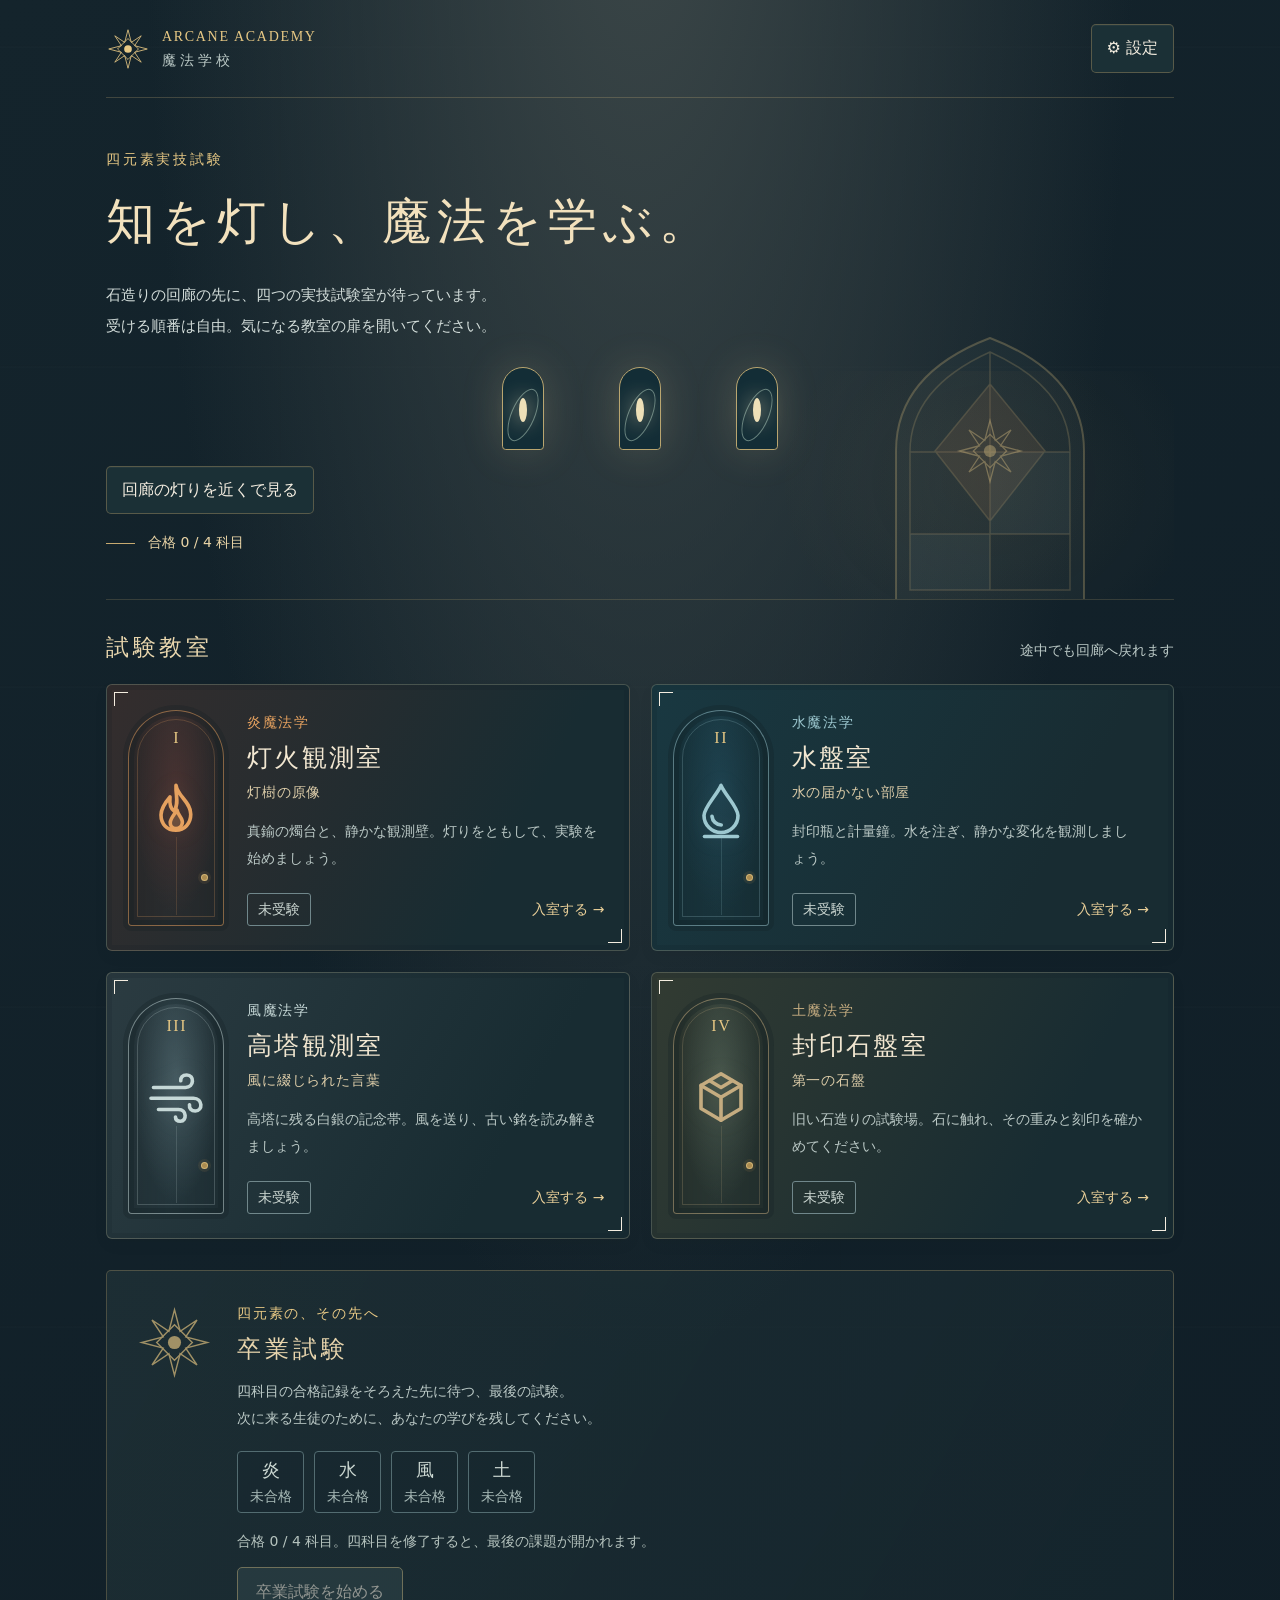
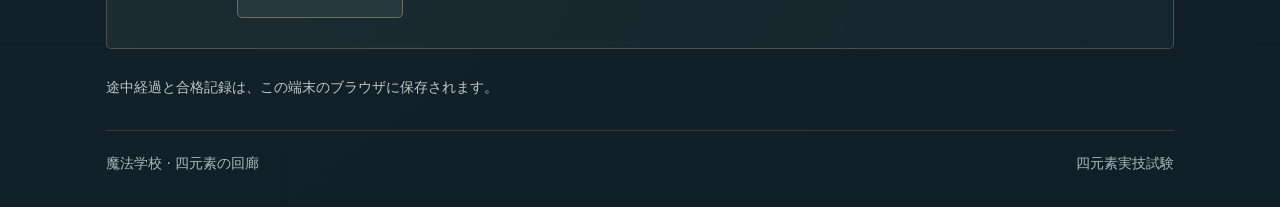
<file: index.html>
<!doctype html>
<html lang="ja">
<head>
<meta charset="utf-8">
<meta name="viewport" content="width=device-width,initial-scale=1,viewport-fit=cover">
<meta name="theme-color" content="#14242c">
<meta name="description" content="魔法学校の四元素実技試験。学院の回廊から教室を選び、観察と実験を始めよう。">
<title>魔法学校｜四元素実技試験</title>
<link rel="stylesheet" href="academy-preview-hall.css?v=1">
<link rel="stylesheet" href="academy-studio-sfx.css?v=1">
<script src="academy-studio-sfx.js?v=1" defer></script>
<link rel="stylesheet" href="academy-statistics.css?v=1">
<script src="academy-statistics-config.js?v=1" defer></script><script src="academy-statistics.js?v=1" defer></script>
<script src="water-insight-model.js?v=1" defer></script>
<script src="academy-preview-progress.js?v=3" defer></script>
<link rel="stylesheet" href="academy-element-icons.css?v=1">
<script src="academy-element-icons.js?v=1" defer></script>
<link rel="stylesheet" href="academy-graduation.css?v=3">
<script src="graduation-magic-model.js?v=1" defer></script><script src="graduation-state.js?v=1" defer></script><script src="academy-graduation.js?v=4" defer></script>
</head>
<body class="academy-hall" data-academy-room="hall">
<svg class="hall-sprite" xmlns="http://www.w3.org/2000/svg" aria-hidden="true">
<symbol id="academy-star" viewBox="0 0 80 80"><path d="M40 5 46 28 64 16 52 34 75 40 52 46 64 64 46 52 40 75 34 52 16 64 28 46 5 40 28 34 16 16 34 28Z" fill="none" stroke="currentColor" stroke-width="1.5"/><path d="m40 21 19 19-19 19-19-19Z" fill="none" stroke="currentColor" stroke-width="1.5"/><circle cx="40" cy="40" r="7" fill="currentColor"/></symbol>
<symbol id="hall-fire" viewBox="0 0 80 100"><path d="M42 8c4 23 23 31 23 51 0 21-13 33-27 33S14 81 14 64c0-13 8-24 15-33-1 14 1 20 7 24C48 40 35 27 42 8Z" fill="currentColor" fill-opacity=".2" stroke="currentColor" stroke-width="2"/><path d="M40 59c-9 12-13 16-10 24 3 9 16 10 21 1 5-8-4-17-11-25Z" fill="currentColor" fill-opacity=".8"/><path d="M22 95h36" stroke="currentColor" stroke-width="2"/></symbol>
<symbol id="hall-water" viewBox="0 0 80 100"><path d="M40 10C32 27 16 42 16 59a24 24 0 0 0 48 0c0-17-16-32-24-49Z" fill="currentColor" fill-opacity=".13" stroke="currentColor" stroke-width="2"/><path d="M25 58c0 10 6 18 15 18M11 87q29 10 58 0M17 94q23 7 46 0" fill="none" stroke="currentColor" stroke-width="2" stroke-linecap="round"/></symbol>
<symbol id="hall-wind" viewBox="0 0 80 100"><path d="M11 37h39c19 0 19-23 4-23-7 0-12 6-11 12M8 49h56c15 0 15 19 2 19-6 0-9-4-9-8M17 61h19c17 0 16 22 2 22-6 0-10-4-10-9" fill="none" stroke="currentColor" stroke-width="2.2" stroke-linecap="round"/><path d="m22 9 4 7-4 7-4-7Zm-9 74 3 6-3 6-3-6Z" fill="currentColor" fill-opacity=".6"/></symbol>
<symbol id="hall-earth" viewBox="0 0 80 100"><path d="m14 72 10-39 27-8 15 19-5 32-25 11Z" fill="currentColor" fill-opacity=".15" stroke="currentColor" stroke-width="2"/><path d="m24 33 12 17 30-6M36 50v37M14 72l22-22M51 25 36 50M14 93h52" fill="none" stroke="currentColor" stroke-width="1.5"/><path d="m49 57 6 7-6 7-6-7Z" fill="currentColor" fill-opacity=".65"/></symbol>
</svg>
<a class="skip-link" href="#classrooms">教室選択へ進む</a>
<div class="hall-shell">
<header class="hall-header">
<a class="academy-wordmark" href="index.html" aria-label="魔法学校・試験一覧"><svg viewBox="0 0 80 80" aria-hidden="true"><use href="#academy-star"/></svg><span>ARCANE ACADEMY<span class="wordmark-sub">魔法学校</span></span></a>
<button class="hall-settings" type="button" data-settings>⚙ 設定</button>
</header>
<main>
<section class="hall-hero" aria-labelledby="hall-title">
<div class="hero-window" aria-hidden="true"><svg viewBox="0 0 240 300"><path d="M26 278V125Q26 48 120 12q94 36 94 113v153Z" fill="#b6c6bb" fill-opacity=".045" stroke="#cfb478" stroke-opacity=".35" stroke-width="2"/><path d="M40 264V126q0-64 80-100 80 36 80 100v138ZM120 26v238M40 126h160M40 208h160M120 58l55 67-55 70-55-70Z" fill="none" stroke="#cfb478" stroke-opacity=".25" stroke-width="1.5"/><path d="m120 58 55 67-55 70-55-70Z" fill="#8b634c" fill-opacity=".22"/><path d="M40 208h80v56H40ZM120 126h80v82h-80Z" fill="#698e91" fill-opacity=".1"/><use href="#academy-star" x="85" y="90" width="70" height="70" color="#d5bc80" opacity=".5"/></svg></div>
<p class="hall-overline">四元素実技試験</p>
<h1 id="hall-title">知を灯し、<br class="hero-break">魔法を学ぶ。</h1>
<p class="hall-intro">石造りの回廊の先に、四つの実技試験室が待っています。<br class="wide-break">受ける順番は自由。気になる教室の扉を開いてください。</p>
<div class="hall-welcome-lights" role="img" aria-label="回廊を照らす三つの灯り"><span class="welcome-lantern"></span><span class="welcome-lantern"></span><span class="welcome-lantern"></span><span class="welcome-lantern mine" hidden></span></div>
<p><button type="button" class="hall-settings" id="inspectWelcomeLights">回廊の灯りを近くで見る</button></p>
<div class="hall-summary" role="status" aria-live="polite"><span class="summary-rule" aria-hidden="true"></span><span id="academy-progress">合格記録を確認しています</span></div>
</section>
<section class="classroom-section" id="classrooms" aria-labelledby="classroom-title">
<div class="section-heading"><h2 id="classroom-title">試験教室</h2><p>途中でも回廊へ戻れます</p></div>
<div class="classroom-grid">
<a class="classroom-door door-fire" id="fire-door" href="fire-studio.html" aria-labelledby="fire-title fire-subtitle">
<div class="door-arch" aria-hidden="true"><span class="door-number">I</span><svg viewBox="0 0 80 100"><use href="#hall-fire"/></svg><span class="door-knob"></span></div>
<div class="door-content"><div class="door-subject">炎魔法学</div><h3 id="fire-title">灯火観測室</h3><p class="door-subtitle" id="fire-subtitle">灯樹の原像</p><p class="door-description">真鍮の燭台と、静かな観測壁。灯りをともして、実験を始めましょう。</p><div class="door-bottom"><span class="door-status" id="fire-status">未受験</span><span class="door-action" id="fire-action">入室する <span aria-hidden="true">→</span></span></div></div>
</a>
<a class="classroom-door door-water" id="water-door" href="water-insight-experiment.html" aria-labelledby="water-title water-subtitle">
<div class="door-arch" aria-hidden="true"><span class="door-number">II</span><svg viewBox="0 0 80 100"><use href="#hall-water"/></svg><span class="door-knob"></span></div>
<div class="door-content"><div class="door-subject">水魔法学</div><h3 id="water-title">水盤室</h3><p class="door-subtitle" id="water-subtitle">水の届かない部屋</p><p class="door-description">封印瓶と計量鐘。水を注ぎ、静かな変化を観測しましょう。</p><div class="door-bottom"><span class="door-status" id="water-status">未受験</span><span class="door-action" id="water-action">入室する →</span></div></div>
</a>
<a class="classroom-door door-wind" id="wind-door" href="wind-ribbon-experiment.html" aria-labelledby="wind-title wind-subtitle">
<div class="door-arch" aria-hidden="true"><span class="door-number">III</span><svg viewBox="0 0 80 100"><use href="#hall-wind"/></svg><span class="door-knob"></span></div>
<div class="door-content"><div class="door-subject">風魔法学</div><h3 id="wind-title">高塔観測室</h3><p class="door-subtitle" id="wind-subtitle">風に綴じられた言葉</p><p class="door-description">高塔に残る白銀の記念帯。風を送り、古い銘を読み解きましょう。</p><div class="door-bottom"><span class="door-status" id="wind-status">未受験</span><span class="door-action" id="wind-action">入室する →</span></div></div>
</a>
<a class="classroom-door door-earth" id="earth-door" href="earth-studio.html" aria-labelledby="earth-title earth-subtitle">
<div class="door-arch" aria-hidden="true"><span class="door-number">IV</span><svg viewBox="0 0 80 100"><use href="#hall-earth"/></svg><span class="door-knob"></span></div>
<div class="door-content"><div class="door-subject">土魔法学</div><h3 id="earth-title">封印石盤室</h3><p class="door-subtitle" id="earth-subtitle">第一の石盤</p><p class="door-description">旧い石造りの試験場。石に触れ、その重みと刻印を確かめてください。</p><div class="door-bottom"><span class="door-status" id="earth-status">未受験</span><span class="door-action" id="earth-action">入室する <span aria-hidden="true">→</span></span></div></div>
</a>
</div>
</section>
<section id="graduation-exam" class="graduation-panel" aria-labelledby="graduation-title">
<div class="graduation-mark" aria-hidden="true"><svg viewBox="0 0 80 80"><use href="#academy-star"/></svg></div>
<div class="graduation-copy"><p class="hall-overline">四元素の、その先へ</p><h2 id="graduation-title">卒業試験</h2><p>四科目の合格記録をそろえた先に待つ、最後の試験。<br>次に来る生徒のために、あなたの学びを残してください。</p><div class="subject-seals" aria-label="四科目の合格状況"><span id="fire-seal" data-seal="fire">炎<span class="seal-state">未合格</span></span><span id="water-seal" data-seal="water">水<span class="seal-state">未合格</span></span><span id="wind-seal" data-seal="wind">風<span class="seal-state">未合格</span></span><span id="earth-seal" data-seal="earth">土<span class="seal-state">未合格</span></span></div><p class="graduation-note" id="graduation-note">四つの試験室に入室できます。</p><button type="button" class="academy-graduation-entry" id="enterGraduation" disabled>卒業試験を始める</button><div class="graduation-replay" id="hallGraduationReplayArea" hidden><button type="button" class="academy-graduation-entry" id="hallGraduationReplay" hidden disabled>卒業画面をもう一度見る</button></div></div>
</section>
<p class="hall-save-note" id="hall-save-note">途中経過と合格記録は、この端末のブラウザに保存されます。</p>
</main>
<footer class="hall-footer"><span>魔法学校 · 四元素の回廊</span><span>四元素実技試験</span></footer>
</div>
<noscript><p class="hall-noscript">教室へはそのまま入室できます。進行状況の表示にはJavaScriptが必要です。</p></noscript>
</body>
</html>
</file>
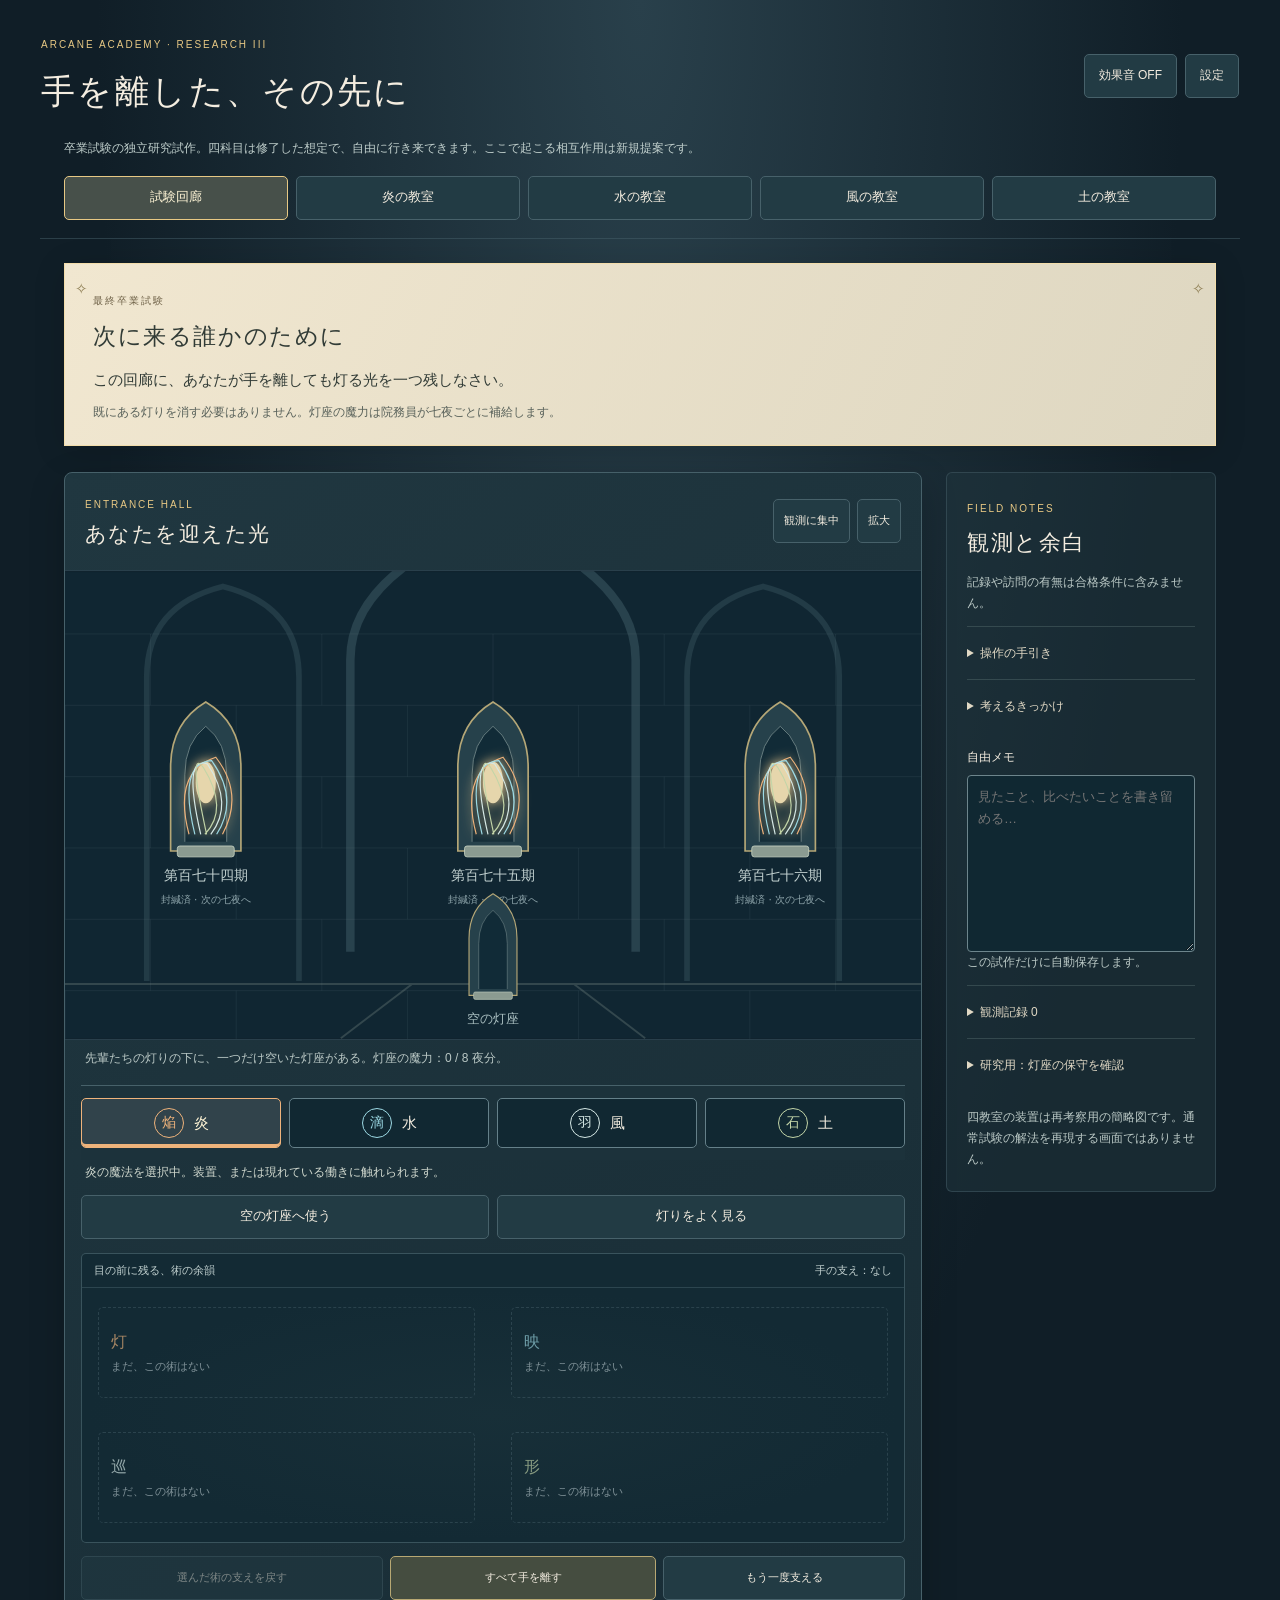
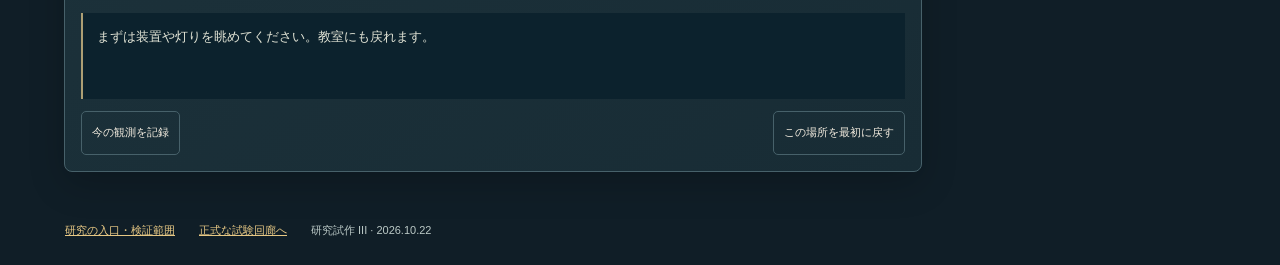
<file: research/graduation-magic-v3/index.html>
<!doctype html>
<html lang="ja">
<head>
 <meta charset="utf-8"><meta name="viewport" content="width=device-width,initial-scale=1">
 <meta name="theme-color" content="#14242c"><meta name="robots" content="noindex">
 <title>手を離した、その先に — 魔法学校・卒業試験 研究試作 III</title>
 <link rel="stylesheet" href="style.css?v=graduation-celebration-1">
 <script defer src="../../wind-ribbon-data.js"></script><script defer src="../../wind-ribbon-model.js"></script>
 <script defer src="magic-model.js"></script><script defer src="graduation-screen.js?v=1"></script><script defer src="app.js?v=graduation-celebration-1"></script>
</head>
<body>
 <header class="site-head"><div><span class="eyebrow">ARCANE ACADEMY · RESEARCH III</span><h1>手を離した、その先に</h1></div><div class="settings"><button id="sound" type="button" aria-pressed="false">効果音 OFF</button><button id="settings" type="button">設定</button></div></header>
 <p class="research-note">卒業試験の独立研究試作。四科目は修了した想定で、自由に行き来できます。ここで起こる相互作用は新規提案です。</p>
 <nav class="rooms" aria-label="研究する場所"><button data-room="hall" aria-current="page">試験回廊</button><button data-room="fire">炎の教室</button><button data-room="water">水の教室</button><button data-room="wind">風の教室</button><button data-room="earth">土の教室</button></nav>
 <main>
  <section class="assignment" aria-labelledby="taskTitle"><span class="eyebrow" id="roomKicker">最終卒業試験</span><h2 id="taskTitle">次に来る誰かのために</h2><p id="taskText">この回廊に、あなたが手を離しても灯る光を一つ残しなさい。</p><p class="small" id="taskAside">既にある灯りを消す必要はありません。灯座の魔力は院務員が七夜ごとに補給します。</p></section>
  <div class="play-layout">
   <section class="workbench" aria-label="魔法の観測台">
    <div class="scene-head"><div><span class="eyebrow" id="sceneKicker">ENTRANCE HALL</span><h3 id="sceneTitle">あなたを迎えた光</h3></div><div class="scene-tools"><button id="focusBench" type="button" aria-pressed="false">観測に集中</button><button id="zoom" type="button">拡大</button></div></div>
    <div id="apparatus" class="apparatus"></div>
    <div id="deviceControls" class="device-controls"></div>
    <p id="deviceCaption" class="device-caption"></p>
    <div class="spell-dock" role="group" aria-label="魔法選択">
     <button data-spell="fire" aria-pressed="true"><span class="sigil">焔</span>炎</button><button data-spell="water" aria-pressed="false"><span class="sigil">滴</span>水</button><button data-spell="wind" aria-pressed="false"><span class="sigil">羽</span>風</button><button data-spell="earth" aria-pressed="false"><span class="sigil">石</span>土</button>
    </div>
    <p id="castInstruction" class="cast-instruction">魔法を選び、触れたいものをタップしてください。</p>
    <div class="target-actions"><button id="castObject" type="button">灯座へ魔法を使う</button><button id="inspect" type="button">灯りをよく見る</button></div>
    <div class="trace-workspace"><div class="trace-title"><span>目の前に残る、術の余韻</span><span id="handState">手の支え</span></div><div id="traceBoard" class="trace-board"><svg id="threads" viewBox="0 0 660 310" preserveAspectRatio="none" aria-hidden="true"></svg><div id="traces" class="traces"></div></div></div>
    <div class="hand-controls"><button id="selectedSupport" type="button">選んだ術の支えを離す</button><button id="release" type="button" class="major">すべて手を離す</button><button id="hold" type="button">もう一度支える</button></div>
    <p id="status" role="status" aria-live="polite" class="status">まずは装置や灯りを眺めてください。教室にも戻れます。</p>
    <div class="graduation-replay" hidden><button type="button" data-replay-graduation>卒業画面をもう一度見る</button></div>
    <div class="bench-foot"><button id="record" type="button">今の観測を記録</button><button id="resetRoom" type="button">この場所を最初に戻す</button></div>
   </section>
   <aside class="journal"><span class="eyebrow">FIELD NOTES</span><h2>観測と余白</h2><p class="small">記録や訪問の有無は合格条件に含みません。</p><details id="help"><summary>操作の手引き</summary><p>魔法を選んで、装置や目に見える働きをタップします。自分が支えている術には「手」の印が付きます。ひとつだけ支えを離し、どの変化が残るか比べることもできます。</p><p>淡い四角は、まだその魔法を使っていない場所です。時間の経過を待つ必要はありません。「観測に集中」で操作台を画面内にまとめられます。</p></details><details><summary>考えるきっかけ</summary><button data-hint="1">手がかり 1</button><button data-hint="2">手がかり 2</button><button data-hint="3">手がかり 3</button><p id="hintText"></p></details><label for="notes">自由メモ</label><textarea id="notes" rows="7" maxlength="8000" placeholder="見たこと、比べたいことを書き留める…"></textarea><p id="saveStatus" class="small">この試作だけに自動保存します。</p><details><summary>観測記録 <span id="recordCount">0</span></summary><ol id="records"></ol></details><details><summary>研究用：灯座の保守を確認</summary><p>閉じた術にも燃料の限りがあります。八夜分を蓄え、学院は七夜ごとに補給します。これは時間待ちの仕掛けではありません。</p><button id="night">一夜後の灯座を観測</button><p id="chargeReadout">回廊の灯座を選ぶと確認できます。</p></details><p class="small source-note">四教室の装置は再考察用の簡略図です。通常試験の解法を再現する画面ではありません。</p></aside>
  </div>
  <section id="graduation" class="graduation" hidden><span class="eyebrow">ONE MORE LIGHT</span><h2>あなたが手を離しても。</h2><p>今、あなたの光が、回廊に加わりました。</p><div class="new-light-row"><span>これまでの灯り</span><i></i><i></i><i></i><i class="mine"></i><span>あなたの灯り</span></div><p class="small">訪問履歴ではなく、いま残っている魔法の状態で成立しました。先輩の灯りは、そのままです。</p><button id="arrival" type="button">次の生徒の目で、入口を見る</button><div id="nextArrival" hidden><p class="arrival-line">「入学おめでとう。ようこそ、魔法学校へ。」</p><p>入口から見上げると、四つの光があなたを迎えています。</p></div></section>
 </main>
 <footer><a href="README.md">研究の入口・検証範囲</a><a href="../../index.html">正式な試験回廊へ</a><span>研究試作 III · 2026.10.22</span></footer>
 <dialog id="settingsDialog"><h2>この試作の設定</h2><label><input type="checkbox" id="reduced"> 動きを減らす</label><p>動きを止めても、観測後の形と文章は残ります。</p><button id="resetAll">この試作の記録をすべて消す</button><button data-close="settingsDialog">閉じる</button></dialog>
 <dialog id="inspectDialog"><h2 id="inspectTitle">灯りの内側</h2><div id="inspectContent"></div><button data-close="inspectDialog">閉じる</button></dialog>
 <dialog id="zoomDialog" class="zoom-dialog"><h2 id="zoomTitle">装置・拡大</h2><div id="zoomContent"></div><button data-close="zoomDialog">閉じる</button></dialog>
 <dialog id="graduationScreen" class="graduation-screen" aria-labelledby="graduationTitle" aria-describedby="graduationMessage" aria-busy="false" data-phase="closed" tabindex="-1">
  <div id="graduationObservation" class="graduation-observation" hidden>
   <div id="graduationObservedScene" class="graduation-observed-scene"></div>
   <p role="status">手を離しても、光は残っています。</p>
  </div>
  <div id="graduationReady" class="graduation-ready" hidden>
   <div class="graduation-portrait" aria-hidden="true">
    <svg viewBox="0 0 800 290" focusable="false">
     <defs><radialGradient id="graduationHalo"><stop stop-color="#ead8a7" stop-opacity=".38"/><stop offset="1" stop-color="#ead8a7" stop-opacity="0"/></radialGradient></defs>
     <path d="M45 282V118Q45 40 125 10Q205 40 205 118V282M295 282V106Q295 20 400-25Q505 20 505 106V282M595 282V118Q595 40 675 10Q755 40 755 118V282" fill="none" stroke="#66858b" stroke-opacity=".3" stroke-width="4"/>
     <path d="M0 282H800" stroke="#84938b" stroke-opacity=".4"/>
     <g class="alumni-lights" fill="none" stroke="#adac8c" stroke-width="1.5">
      <path d="M104 242V132Q104 101 125 86Q146 101 146 132V242ZM365 242V113Q365 72 400 49Q435 72 435 113V242ZM654 242V132Q654 101 675 86Q696 101 696 132V242Z"/>
     </g>
     <g fill="url(#graduationHalo)"><ellipse cx="125" cy="164" rx="75" ry="100"/><ellipse cx="400" cy="139" rx="115" ry="145"/><ellipse cx="675" cy="164" rx="75" ry="100"/></g>
     <g fill="#e2d1a3"><ellipse cx="125" cy="165" rx="7" ry="18"/><ellipse cx="400" cy="142" rx="10" ry="25"/><ellipse cx="675" cy="165" rx="7" ry="18"/></g>
     <g class="graduate-light"><ellipse cx="545" cy="208" rx="98" ry="100" fill="url(#graduationHalo)"/><path d="M520 264V204Q520 172 545 155Q570 172 570 204V264Z" fill="#203b42" stroke="#e5d3a2" stroke-width="2"/><path d="M533 255Q507 202 545 178Q583 202 557 255" fill="none" stroke="#9ddae5"/><path d="M537 257Q563 224 541 186" fill="none" stroke="#c3d5a8"/><path d="M548 257Q574 221 551 183" fill="none" stroke="#d6e9e6"/><ellipse cx="545" cy="217" rx="8" ry="22" fill="#fff1bf"/><path d="M523 266H567" stroke="#e5d3a2" stroke-width="5"/></g>
    </svg>
   </div>
   <span class="eyebrow">ARCANE ACADEMY · GRADUATION</span>
   <h2 id="graduationTitle" tabindex="-1">卒業おめでとうございます</h2>
   <p id="graduationMessage">あなたの灯した光が、次の生徒を迎えます。</p>
   <div class="graduation-actions"><a id="shareGraduation" class="graduation-share" target="_blank" rel="noopener noreferrer">Xで卒業を報告する</a><button id="returnToStudy" type="button">試験室に戻る</button></div>
  </div>
  <div class="graduation-curtain" aria-hidden="true"></div>
 </dialog>
</body>
</html>
</file>
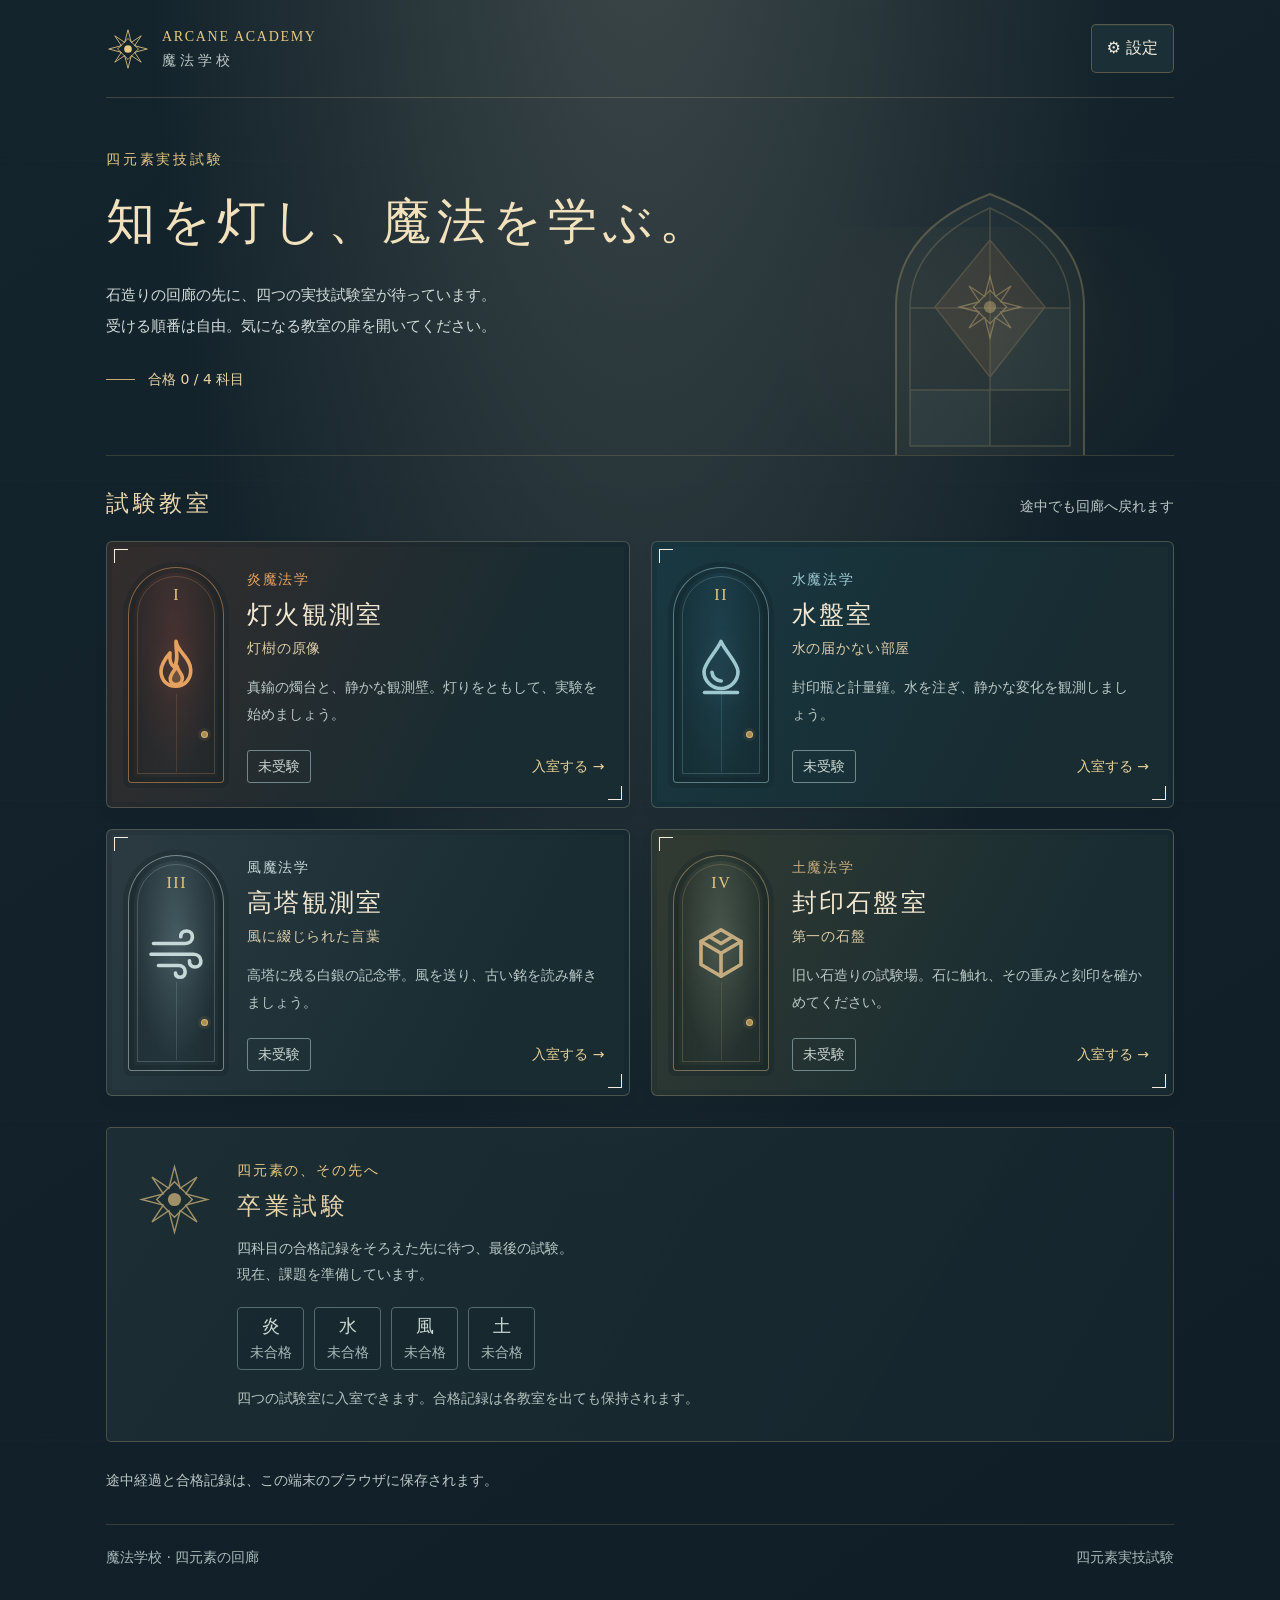
<file: academy-preview.html>
<!doctype html>
<html lang="ja">
<head>
<meta charset="utf-8">
<meta name="viewport" content="width=device-width,initial-scale=1,viewport-fit=cover">
<meta name="theme-color" content="#14242c">
<meta name="description" content="魔法学校の四元素実技試験。学院の回廊から教室を選び、観察と実験を始めよう。">
<title>魔法学校｜四元素の回廊</title>
<link rel="stylesheet" href="academy-preview-hall.css?v=1">
<link rel="stylesheet" href="academy-studio-sfx.css?v=1">
<script src="academy-studio-sfx.js?v=1" defer></script>
<script src="water-insight-model.js?v=1" defer></script>
<script src="academy-preview-progress.js?v=2" defer></script>
<link rel="stylesheet" href="academy-element-icons.css?v=1">
<script src="academy-element-icons.js?v=1" defer></script>
</head>
<body class="academy-hall">
<svg class="hall-sprite" xmlns="http://www.w3.org/2000/svg" aria-hidden="true">
<symbol id="academy-star" viewBox="0 0 80 80"><path d="M40 5 46 28 64 16 52 34 75 40 52 46 64 64 46 52 40 75 34 52 16 64 28 46 5 40 28 34 16 16 34 28Z" fill="none" stroke="currentColor" stroke-width="1.5"/><path d="m40 21 19 19-19 19-19-19Z" fill="none" stroke="currentColor" stroke-width="1.5"/><circle cx="40" cy="40" r="7" fill="currentColor"/></symbol>
<symbol id="hall-fire" viewBox="0 0 80 100"><path d="M42 8c4 23 23 31 23 51 0 21-13 33-27 33S14 81 14 64c0-13 8-24 15-33-1 14 1 20 7 24C48 40 35 27 42 8Z" fill="currentColor" fill-opacity=".2" stroke="currentColor" stroke-width="2"/><path d="M40 59c-9 12-13 16-10 24 3 9 16 10 21 1 5-8-4-17-11-25Z" fill="currentColor" fill-opacity=".8"/><path d="M22 95h36" stroke="currentColor" stroke-width="2"/></symbol>
<symbol id="hall-water" viewBox="0 0 80 100"><path d="M40 10C32 27 16 42 16 59a24 24 0 0 0 48 0c0-17-16-32-24-49Z" fill="currentColor" fill-opacity=".13" stroke="currentColor" stroke-width="2"/><path d="M25 58c0 10 6 18 15 18M11 87q29 10 58 0M17 94q23 7 46 0" fill="none" stroke="currentColor" stroke-width="2" stroke-linecap="round"/></symbol>
<symbol id="hall-wind" viewBox="0 0 80 100"><path d="M11 37h39c19 0 19-23 4-23-7 0-12 6-11 12M8 49h56c15 0 15 19 2 19-6 0-9-4-9-8M17 61h19c17 0 16 22 2 22-6 0-10-4-10-9" fill="none" stroke="currentColor" stroke-width="2.2" stroke-linecap="round"/><path d="m22 9 4 7-4 7-4-7Zm-9 74 3 6-3 6-3-6Z" fill="currentColor" fill-opacity=".6"/></symbol>
<symbol id="hall-earth" viewBox="0 0 80 100"><path d="m14 72 10-39 27-8 15 19-5 32-25 11Z" fill="currentColor" fill-opacity=".15" stroke="currentColor" stroke-width="2"/><path d="m24 33 12 17 30-6M36 50v37M14 72l22-22M51 25 36 50M14 93h52" fill="none" stroke="currentColor" stroke-width="1.5"/><path d="m49 57 6 7-6 7-6-7Z" fill="currentColor" fill-opacity=".65"/></symbol>
</svg>
<a class="skip-link" href="#classrooms">教室選択へ進む</a>
<div class="hall-shell">
<header class="hall-header">
<a class="academy-wordmark" href="academy-preview.html" aria-label="魔法学校・試験一覧"><svg viewBox="0 0 80 80" aria-hidden="true"><use href="#academy-star"/></svg><span>ARCANE ACADEMY<span class="wordmark-sub">魔法学校</span></span></a>
<button class="hall-settings" type="button" data-settings>⚙ 設定</button>
</header>
<main>
<section class="hall-hero" aria-labelledby="hall-title">
<div class="hero-window" aria-hidden="true"><svg viewBox="0 0 240 300"><path d="M26 278V125Q26 48 120 12q94 36 94 113v153Z" fill="#b6c6bb" fill-opacity=".045" stroke="#cfb478" stroke-opacity=".35" stroke-width="2"/><path d="M40 264V126q0-64 80-100 80 36 80 100v138ZM120 26v238M40 126h160M40 208h160M120 58l55 67-55 70-55-70Z" fill="none" stroke="#cfb478" stroke-opacity=".25" stroke-width="1.5"/><path d="m120 58 55 67-55 70-55-70Z" fill="#8b634c" fill-opacity=".22"/><path d="M40 208h80v56H40ZM120 126h80v82h-80Z" fill="#698e91" fill-opacity=".1"/><use href="#academy-star" x="85" y="90" width="70" height="70" color="#d5bc80" opacity=".5"/></svg></div>
<p class="hall-overline">四元素実技試験</p>
<h1 id="hall-title">知を灯し、<br class="hero-break">魔法を学ぶ。</h1>
<p class="hall-intro">石造りの回廊の先に、四つの実技試験室が待っています。<br class="wide-break">受ける順番は自由。気になる教室の扉を開いてください。</p>
<div class="hall-summary" role="status" aria-live="polite"><span class="summary-rule" aria-hidden="true"></span><span id="academy-progress">合格記録を確認しています</span></div>
</section>
<section class="classroom-section" id="classrooms" aria-labelledby="classroom-title">
<div class="section-heading"><h2 id="classroom-title">試験教室</h2><p>途中でも回廊へ戻れます</p></div>
<div class="classroom-grid">
<a class="classroom-door door-fire" id="fire-door" href="fire-studio.html" aria-labelledby="fire-title fire-subtitle">
<div class="door-arch" aria-hidden="true"><span class="door-number">I</span><svg viewBox="0 0 80 100"><use href="#hall-fire"/></svg><span class="door-knob"></span></div>
<div class="door-content"><div class="door-subject">炎魔法学</div><h3 id="fire-title">灯火観測室</h3><p class="door-subtitle" id="fire-subtitle">灯樹の原像</p><p class="door-description">真鍮の燭台と、静かな観測壁。灯りをともして、実験を始めましょう。</p><div class="door-bottom"><span class="door-status" id="fire-status">未受験</span><span class="door-action" id="fire-action">入室する <span aria-hidden="true">→</span></span></div></div>
</a>
<a class="classroom-door door-water" id="water-door" href="water-insight-experiment.html" aria-labelledby="water-title water-subtitle">
<div class="door-arch" aria-hidden="true"><span class="door-number">II</span><svg viewBox="0 0 80 100"><use href="#hall-water"/></svg><span class="door-knob"></span></div>
<div class="door-content"><div class="door-subject">水魔法学</div><h3 id="water-title">水盤室</h3><p class="door-subtitle" id="water-subtitle">水の届かない部屋</p><p class="door-description">封印瓶と計量鐘。水を注ぎ、静かな変化を観測しましょう。</p><div class="door-bottom"><span class="door-status" id="water-status">未受験</span><span class="door-action" id="water-action">入室する →</span></div></div>
</a>
<a class="classroom-door door-wind" id="wind-door" href="wind-ribbon-experiment.html" aria-labelledby="wind-title wind-subtitle">
<div class="door-arch" aria-hidden="true"><span class="door-number">III</span><svg viewBox="0 0 80 100"><use href="#hall-wind"/></svg><span class="door-knob"></span></div>
<div class="door-content"><div class="door-subject">風魔法学</div><h3 id="wind-title">高塔観測室</h3><p class="door-subtitle" id="wind-subtitle">風に綴じられた言葉</p><p class="door-description">高塔に残る白銀の記念帯。風を送り、古い銘を読み解きましょう。</p><div class="door-bottom"><span class="door-status" id="wind-status">未受験</span><span class="door-action" id="wind-action">入室する →</span></div></div>
</a>
<a class="classroom-door door-earth" id="earth-door" href="earth-studio.html" aria-labelledby="earth-title earth-subtitle">
<div class="door-arch" aria-hidden="true"><span class="door-number">IV</span><svg viewBox="0 0 80 100"><use href="#hall-earth"/></svg><span class="door-knob"></span></div>
<div class="door-content"><div class="door-subject">土魔法学</div><h3 id="earth-title">封印石盤室</h3><p class="door-subtitle" id="earth-subtitle">第一の石盤</p><p class="door-description">旧い石造りの試験場。石に触れ、その重みと刻印を確かめてください。</p><div class="door-bottom"><span class="door-status" id="earth-status">未受験</span><span class="door-action" id="earth-action">入室する <span aria-hidden="true">→</span></span></div></div>
</a>
</div>
</section>
<section class="graduation-panel" aria-labelledby="graduation-title">
<div class="graduation-mark" aria-hidden="true"><svg viewBox="0 0 80 80"><use href="#academy-star"/></svg></div>
<div class="graduation-copy"><p class="hall-overline">四元素の、その先へ</p><h2 id="graduation-title">卒業試験</h2><p>四科目の合格記録をそろえた先に待つ、最後の試験。<br>現在、課題を準備しています。</p><div class="subject-seals" aria-label="四科目の合格状況"><span id="fire-seal" data-seal="fire">炎<span class="seal-state">未合格</span></span><span id="water-seal" data-seal="water">水<span class="seal-state">未合格</span></span><span id="wind-seal" data-seal="wind">風<span class="seal-state">未合格</span></span><span id="earth-seal" data-seal="earth">土<span class="seal-state">未合格</span></span></div><p class="graduation-note" id="graduation-note">四つの試験室に入室できます。</p></div>
</section>
<p class="hall-save-note" id="hall-save-note">途中経過と合格記録は、この端末のブラウザに保存されます。</p>
</main>
<footer class="hall-footer"><span>魔法学校 · 四元素の回廊</span><span>四元素実技試験</span></footer>
</div>
<noscript><p class="hall-noscript">教室へはそのまま入室できます。進行状況の表示にはJavaScriptが必要です。</p></noscript>
</body>
</html>
</file>
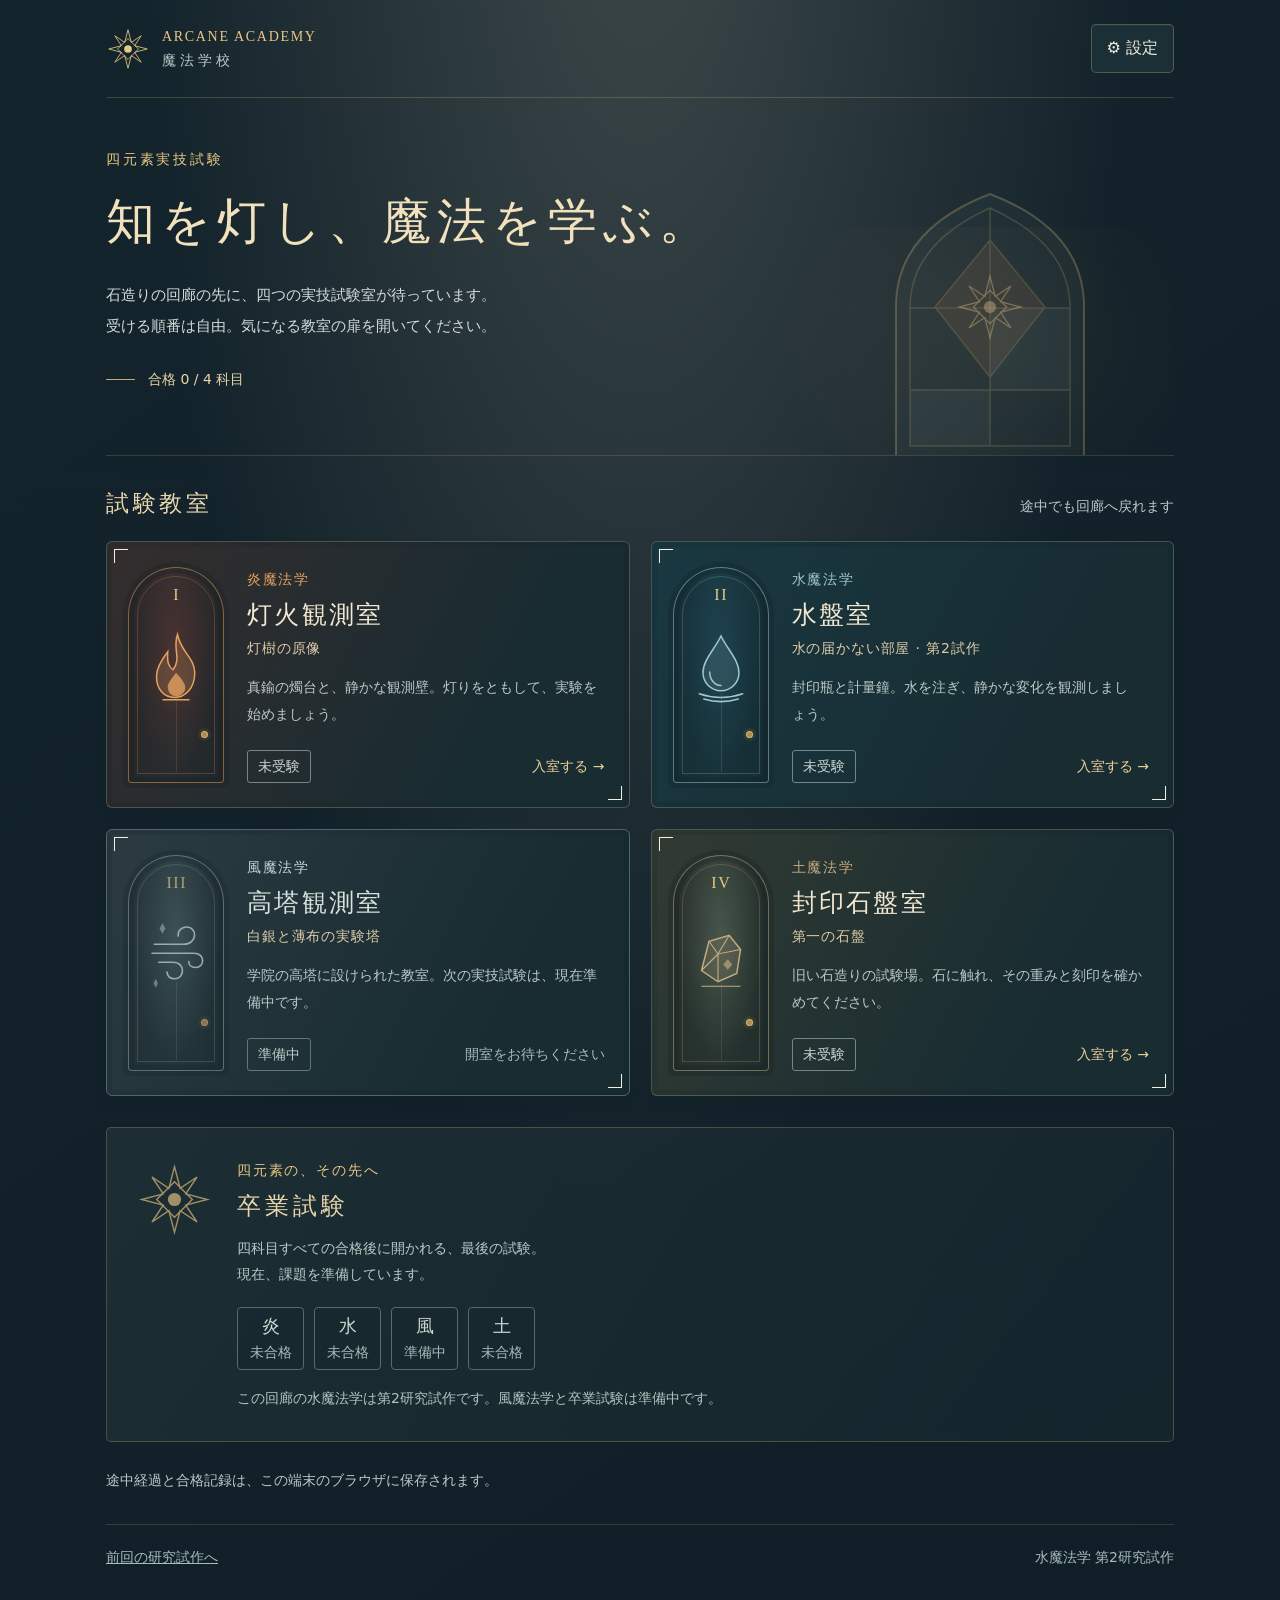
<file: academy-water-insight-preview.html>
<!doctype html>
<html lang="ja">
<head>
<meta charset="utf-8">
<meta name="viewport" content="width=device-width,initial-scale=1,viewport-fit=cover">
<meta name="theme-color" content="#14242c">
<meta name="description" content="魔法学校の四元素実技試験。学院の回廊から教室を選び、観察と実験を始めよう。">
<title>魔法学校｜四元素の回廊</title>
<link rel="stylesheet" href="academy-preview-hall.css?v=1">
<link rel="stylesheet" href="academy-studio-sfx.css?v=1">
<script src="academy-studio-sfx.js?v=1" defer></script>
<script src="academy-preview-progress.js?v=1" defer></script>
<script src="water-insight-model.js?v=1" defer></script>
<script src="academy-water-insight-progress.js?v=1" defer></script>
</head>
<body class="academy-hall">
<svg class="hall-sprite" xmlns="http://www.w3.org/2000/svg" aria-hidden="true">
<symbol id="academy-star" viewBox="0 0 80 80"><path d="M40 5 46 28 64 16 52 34 75 40 52 46 64 64 46 52 40 75 34 52 16 64 28 46 5 40 28 34 16 16 34 28Z" fill="none" stroke="currentColor" stroke-width="1.5"/><path d="m40 21 19 19-19 19-19-19Z" fill="none" stroke="currentColor" stroke-width="1.5"/><circle cx="40" cy="40" r="7" fill="currentColor"/></symbol>
<symbol id="hall-fire" viewBox="0 0 80 100"><path d="M42 8c4 23 23 31 23 51 0 21-13 33-27 33S14 81 14 64c0-13 8-24 15-33-1 14 1 20 7 24C48 40 35 27 42 8Z" fill="currentColor" fill-opacity=".2" stroke="currentColor" stroke-width="2"/><path d="M40 59c-9 12-13 16-10 24 3 9 16 10 21 1 5-8-4-17-11-25Z" fill="currentColor" fill-opacity=".8"/><path d="M22 95h36" stroke="currentColor" stroke-width="2"/></symbol>
<symbol id="hall-water" viewBox="0 0 80 100"><path d="M40 10C32 27 16 42 16 59a24 24 0 0 0 48 0c0-17-16-32-24-49Z" fill="currentColor" fill-opacity=".13" stroke="currentColor" stroke-width="2"/><path d="M25 58c0 10 6 18 15 18M11 87q29 10 58 0M17 94q23 7 46 0" fill="none" stroke="currentColor" stroke-width="2" stroke-linecap="round"/></symbol>
<symbol id="hall-wind" viewBox="0 0 80 100"><path d="M11 37h39c19 0 19-23 4-23-7 0-12 6-11 12M8 49h56c15 0 15 19 2 19-6 0-9-4-9-8M17 61h19c17 0 16 22 2 22-6 0-10-4-10-9" fill="none" stroke="currentColor" stroke-width="2.2" stroke-linecap="round"/><path d="m22 9 4 7-4 7-4-7Zm-9 74 3 6-3 6-3-6Z" fill="currentColor" fill-opacity=".6"/></symbol>
<symbol id="hall-earth" viewBox="0 0 80 100"><path d="m14 72 10-39 27-8 15 19-5 32-25 11Z" fill="currentColor" fill-opacity=".15" stroke="currentColor" stroke-width="2"/><path d="m24 33 12 17 30-6M36 50v37M14 72l22-22M51 25 36 50M14 93h52" fill="none" stroke="currentColor" stroke-width="1.5"/><path d="m49 57 6 7-6 7-6-7Z" fill="currentColor" fill-opacity=".65"/></symbol>
</svg>
<a class="skip-link" href="#classrooms">教室選択へ進む</a>
<div class="hall-shell">
<header class="hall-header">
<a class="academy-wordmark" href="academy-water-insight-preview.html" aria-label="魔法学校・試験一覧"><svg viewBox="0 0 80 80" aria-hidden="true"><use href="#academy-star"/></svg><span>ARCANE ACADEMY<span class="wordmark-sub">魔法学校</span></span></a>
<button class="hall-settings" type="button" data-settings>⚙ 設定</button>
</header>
<main>
<section class="hall-hero" aria-labelledby="hall-title">
<div class="hero-window" aria-hidden="true"><svg viewBox="0 0 240 300"><path d="M26 278V125Q26 48 120 12q94 36 94 113v153Z" fill="#b6c6bb" fill-opacity=".045" stroke="#cfb478" stroke-opacity=".35" stroke-width="2"/><path d="M40 264V126q0-64 80-100 80 36 80 100v138ZM120 26v238M40 126h160M40 208h160M120 58l55 67-55 70-55-70Z" fill="none" stroke="#cfb478" stroke-opacity=".25" stroke-width="1.5"/><path d="m120 58 55 67-55 70-55-70Z" fill="#8b634c" fill-opacity=".22"/><path d="M40 208h80v56H40ZM120 126h80v82h-80Z" fill="#698e91" fill-opacity=".1"/><use href="#academy-star" x="85" y="90" width="70" height="70" color="#d5bc80" opacity=".5"/></svg></div>
<p class="hall-overline">四元素実技試験</p>
<h1 id="hall-title">知を灯し、<br class="hero-break">魔法を学ぶ。</h1>
<p class="hall-intro">石造りの回廊の先に、四つの実技試験室が待っています。<br class="wide-break">受ける順番は自由。気になる教室の扉を開いてください。</p>
<div class="hall-summary" role="status" aria-live="polite"><span class="summary-rule" aria-hidden="true"></span><span id="academy-progress">合格記録を確認しています</span></div>
</section>
<section class="classroom-section" id="classrooms" aria-labelledby="classroom-title">
<div class="section-heading"><h2 id="classroom-title">試験教室</h2><p>途中でも回廊へ戻れます</p></div>
<div class="classroom-grid">
<a class="classroom-door door-fire" id="fire-door" href="fire-studio.html" aria-labelledby="fire-title fire-subtitle">
<div class="door-arch" aria-hidden="true"><span class="door-number">I</span><svg viewBox="0 0 80 100"><use href="#hall-fire"/></svg><span class="door-knob"></span></div>
<div class="door-content"><div class="door-subject">炎魔法学</div><h3 id="fire-title">灯火観測室</h3><p class="door-subtitle" id="fire-subtitle">灯樹の原像</p><p class="door-description">真鍮の燭台と、静かな観測壁。灯りをともして、実験を始めましょう。</p><div class="door-bottom"><span class="door-status" id="fire-status">未受験</span><span class="door-action" id="fire-action">入室する <span aria-hidden="true">→</span></span></div></div>
</a>
<a class="classroom-door door-water" id="water-door" href="water-insight-experiment.html" aria-labelledby="water-title water-subtitle">
<div class="door-arch" aria-hidden="true"><span class="door-number">II</span><svg viewBox="0 0 80 100"><use href="#hall-water"/></svg><span class="door-knob"></span></div>
<div class="door-content"><div class="door-subject">水魔法学</div><h3 id="water-title">水盤室</h3><p class="door-subtitle" id="water-subtitle">水の届かない部屋 · 第2試作</p><p class="door-description">封印瓶と計量鐘。水を注ぎ、静かな変化を観測しましょう。</p><div class="door-bottom"><span class="door-status" id="water-status">未受験</span><span class="door-action" id="water-action">入室する →</span></div></div>
</a>
<article class="classroom-door door-wind room-preparing" aria-labelledby="wind-title">
<div class="door-arch" aria-hidden="true"><span class="door-number">III</span><svg viewBox="0 0 80 100"><use href="#hall-wind"/></svg><span class="door-knob"></span></div>
<div class="door-content"><div class="door-subject">風魔法学</div><h3 id="wind-title">高塔観測室</h3><p class="door-subtitle">白銀と薄布の実験塔</p><p class="door-description">学院の高塔に設けられた教室。次の実技試験は、現在準備中です。</p><div class="door-bottom"><span class="door-status preparing">準備中</span><span class="door-muted">開室をお待ちください</span></div></div>
</article>
<a class="classroom-door door-earth" id="earth-door" href="earth-studio.html" aria-labelledby="earth-title earth-subtitle">
<div class="door-arch" aria-hidden="true"><span class="door-number">IV</span><svg viewBox="0 0 80 100"><use href="#hall-earth"/></svg><span class="door-knob"></span></div>
<div class="door-content"><div class="door-subject">土魔法学</div><h3 id="earth-title">封印石盤室</h3><p class="door-subtitle" id="earth-subtitle">第一の石盤</p><p class="door-description">旧い石造りの試験場。石に触れ、その重みと刻印を確かめてください。</p><div class="door-bottom"><span class="door-status" id="earth-status">未受験</span><span class="door-action" id="earth-action">入室する <span aria-hidden="true">→</span></span></div></div>
</a>
</div>
</section>
<section class="graduation-panel" aria-labelledby="graduation-title">
<div class="graduation-mark" aria-hidden="true"><svg viewBox="0 0 80 80"><use href="#academy-star"/></svg></div>
<div class="graduation-copy"><p class="hall-overline">四元素の、その先へ</p><h2 id="graduation-title">卒業試験</h2><p>四科目すべての合格後に開かれる、最後の試験。<br>現在、課題を準備しています。</p><div class="subject-seals" aria-label="四科目の合格状況"><span id="fire-seal" data-seal="fire">炎<span class="seal-state">未合格</span></span><span id="water-seal" data-seal="water">水<span class="seal-state">未合格</span></span><span data-seal="wind">風<span class="seal-state">準備中</span></span><span id="earth-seal" data-seal="earth">土<span class="seal-state">未合格</span></span></div><p class="graduation-note" id="graduation-note">炎・水・土の三教室へ入室できます。</p></div>
</section>
<p class="hall-save-note" id="hall-save-note">途中経過と合格記録は、この端末のブラウザに保存されます。</p>
</main>
<footer class="hall-footer"><a href="academy-water-preview.html">前回の研究試作へ</a><span>水魔法学 第2研究試作</span></footer>
</div>
<noscript><p class="hall-noscript">教室へはそのまま入室できます。進行状況の表示にはJavaScriptが必要です。</p></noscript>
</body>
</html>
</file>
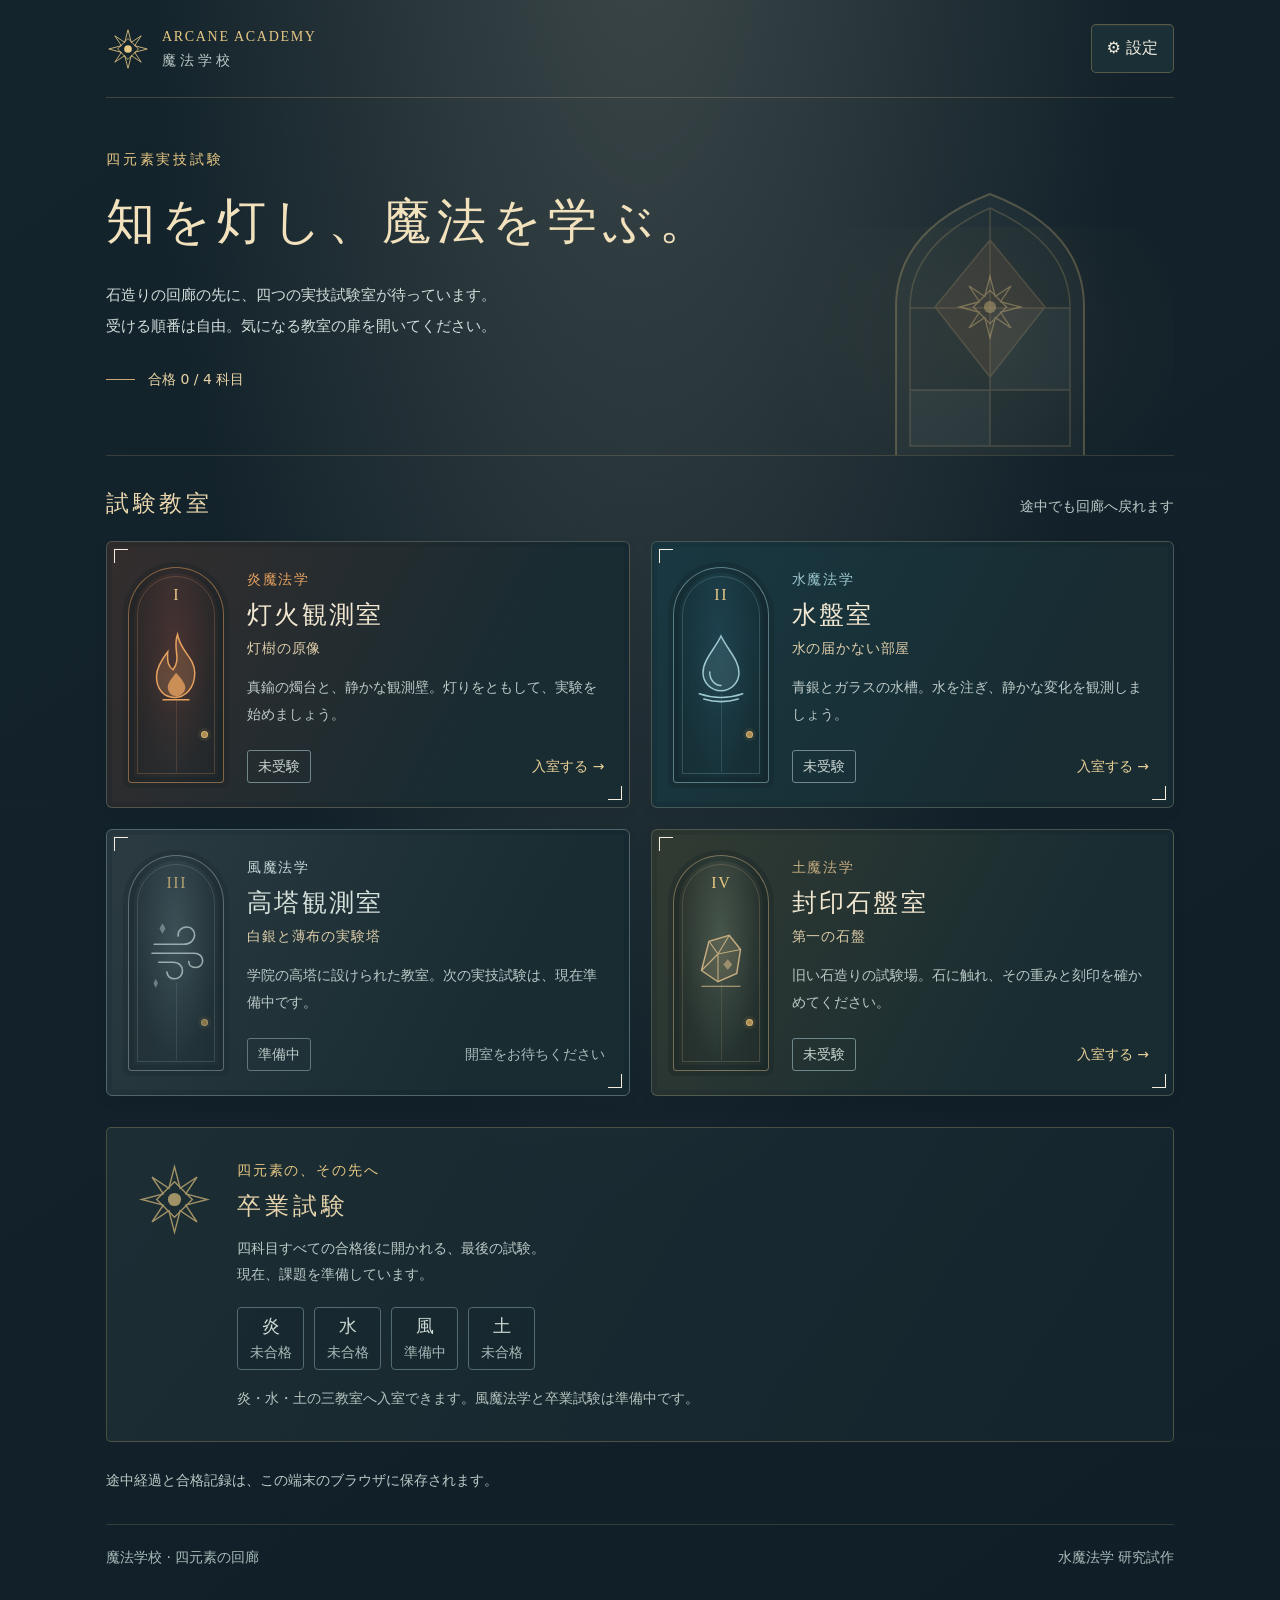
<file: academy-water-preview.html>
<!doctype html>
<html lang="ja">
<head>
<meta charset="utf-8">
<meta name="viewport" content="width=device-width,initial-scale=1,viewport-fit=cover">
<meta name="theme-color" content="#14242c">
<meta name="description" content="魔法学校の四元素実技試験。学院の回廊から教室を選び、観察と実験を始めよう。">
<title>魔法学校｜四元素の回廊</title>
<link rel="stylesheet" href="academy-preview-hall.css?v=1">
<link rel="stylesheet" href="academy-studio-sfx.css?v=1">
<script src="academy-studio-sfx.js?v=1" defer></script>
<script src="academy-preview-progress.js?v=1" defer></script>
<script src="water-model.js?v=1" defer></script>
<script src="academy-water-progress.js?v=1" defer></script>
</head>
<body class="academy-hall">
<svg class="hall-sprite" xmlns="http://www.w3.org/2000/svg" aria-hidden="true">
<symbol id="academy-star" viewBox="0 0 80 80"><path d="M40 5 46 28 64 16 52 34 75 40 52 46 64 64 46 52 40 75 34 52 16 64 28 46 5 40 28 34 16 16 34 28Z" fill="none" stroke="currentColor" stroke-width="1.5"/><path d="m40 21 19 19-19 19-19-19Z" fill="none" stroke="currentColor" stroke-width="1.5"/><circle cx="40" cy="40" r="7" fill="currentColor"/></symbol>
<symbol id="hall-fire" viewBox="0 0 80 100"><path d="M42 8c4 23 23 31 23 51 0 21-13 33-27 33S14 81 14 64c0-13 8-24 15-33-1 14 1 20 7 24C48 40 35 27 42 8Z" fill="currentColor" fill-opacity=".2" stroke="currentColor" stroke-width="2"/><path d="M40 59c-9 12-13 16-10 24 3 9 16 10 21 1 5-8-4-17-11-25Z" fill="currentColor" fill-opacity=".8"/><path d="M22 95h36" stroke="currentColor" stroke-width="2"/></symbol>
<symbol id="hall-water" viewBox="0 0 80 100"><path d="M40 10C32 27 16 42 16 59a24 24 0 0 0 48 0c0-17-16-32-24-49Z" fill="currentColor" fill-opacity=".13" stroke="currentColor" stroke-width="2"/><path d="M25 58c0 10 6 18 15 18M11 87q29 10 58 0M17 94q23 7 46 0" fill="none" stroke="currentColor" stroke-width="2" stroke-linecap="round"/></symbol>
<symbol id="hall-wind" viewBox="0 0 80 100"><path d="M11 37h39c19 0 19-23 4-23-7 0-12 6-11 12M8 49h56c15 0 15 19 2 19-6 0-9-4-9-8M17 61h19c17 0 16 22 2 22-6 0-10-4-10-9" fill="none" stroke="currentColor" stroke-width="2.2" stroke-linecap="round"/><path d="m22 9 4 7-4 7-4-7Zm-9 74 3 6-3 6-3-6Z" fill="currentColor" fill-opacity=".6"/></symbol>
<symbol id="hall-earth" viewBox="0 0 80 100"><path d="m14 72 10-39 27-8 15 19-5 32-25 11Z" fill="currentColor" fill-opacity=".15" stroke="currentColor" stroke-width="2"/><path d="m24 33 12 17 30-6M36 50v37M14 72l22-22M51 25 36 50M14 93h52" fill="none" stroke="currentColor" stroke-width="1.5"/><path d="m49 57 6 7-6 7-6-7Z" fill="currentColor" fill-opacity=".65"/></symbol>
</svg>
<a class="skip-link" href="#classrooms">教室選択へ進む</a>
<div class="hall-shell">
<header class="hall-header">
<a class="academy-wordmark" href="academy-water-preview.html" aria-label="魔法学校・試験一覧"><svg viewBox="0 0 80 80" aria-hidden="true"><use href="#academy-star"/></svg><span>ARCANE ACADEMY<span class="wordmark-sub">魔法学校</span></span></a>
<button class="hall-settings" type="button" data-settings>⚙ 設定</button>
</header>
<main>
<section class="hall-hero" aria-labelledby="hall-title">
<div class="hero-window" aria-hidden="true"><svg viewBox="0 0 240 300"><path d="M26 278V125Q26 48 120 12q94 36 94 113v153Z" fill="#b6c6bb" fill-opacity=".045" stroke="#cfb478" stroke-opacity=".35" stroke-width="2"/><path d="M40 264V126q0-64 80-100 80 36 80 100v138ZM120 26v238M40 126h160M40 208h160M120 58l55 67-55 70-55-70Z" fill="none" stroke="#cfb478" stroke-opacity=".25" stroke-width="1.5"/><path d="m120 58 55 67-55 70-55-70Z" fill="#8b634c" fill-opacity=".22"/><path d="M40 208h80v56H40ZM120 126h80v82h-80Z" fill="#698e91" fill-opacity=".1"/><use href="#academy-star" x="85" y="90" width="70" height="70" color="#d5bc80" opacity=".5"/></svg></div>
<p class="hall-overline">四元素実技試験</p>
<h1 id="hall-title">知を灯し、<br class="hero-break">魔法を学ぶ。</h1>
<p class="hall-intro">石造りの回廊の先に、四つの実技試験室が待っています。<br class="wide-break">受ける順番は自由。気になる教室の扉を開いてください。</p>
<div class="hall-summary" role="status" aria-live="polite"><span class="summary-rule" aria-hidden="true"></span><span id="academy-progress">合格記録を確認しています</span></div>
</section>
<section class="classroom-section" id="classrooms" aria-labelledby="classroom-title">
<div class="section-heading"><h2 id="classroom-title">試験教室</h2><p>途中でも回廊へ戻れます</p></div>
<div class="classroom-grid">
<a class="classroom-door door-fire" id="fire-door" href="fire-studio.html" aria-labelledby="fire-title fire-subtitle">
<div class="door-arch" aria-hidden="true"><span class="door-number">I</span><svg viewBox="0 0 80 100"><use href="#hall-fire"/></svg><span class="door-knob"></span></div>
<div class="door-content"><div class="door-subject">炎魔法学</div><h3 id="fire-title">灯火観測室</h3><p class="door-subtitle" id="fire-subtitle">灯樹の原像</p><p class="door-description">真鍮の燭台と、静かな観測壁。灯りをともして、実験を始めましょう。</p><div class="door-bottom"><span class="door-status" id="fire-status">未受験</span><span class="door-action" id="fire-action">入室する <span aria-hidden="true">→</span></span></div></div>
</a>
<a class="classroom-door door-water" id="water-door" href="water-experiment.html" aria-labelledby="water-title water-subtitle">
<div class="door-arch" aria-hidden="true"><span class="door-number">II</span><svg viewBox="0 0 80 100"><use href="#hall-water"/></svg><span class="door-knob"></span></div>
<div class="door-content"><div class="door-subject">水魔法学</div><h3 id="water-title">水盤室</h3><p class="door-subtitle" id="water-subtitle">水の届かない部屋</p><p class="door-description">青銀とガラスの水槽。水を注ぎ、静かな変化を観測しましょう。</p><div class="door-bottom"><span class="door-status" id="water-status">未受験</span><span class="door-action" id="water-action">入室する →</span></div></div>
</a>
<article class="classroom-door door-wind room-preparing" aria-labelledby="wind-title">
<div class="door-arch" aria-hidden="true"><span class="door-number">III</span><svg viewBox="0 0 80 100"><use href="#hall-wind"/></svg><span class="door-knob"></span></div>
<div class="door-content"><div class="door-subject">風魔法学</div><h3 id="wind-title">高塔観測室</h3><p class="door-subtitle">白銀と薄布の実験塔</p><p class="door-description">学院の高塔に設けられた教室。次の実技試験は、現在準備中です。</p><div class="door-bottom"><span class="door-status preparing">準備中</span><span class="door-muted">開室をお待ちください</span></div></div>
</article>
<a class="classroom-door door-earth" id="earth-door" href="earth-studio.html" aria-labelledby="earth-title earth-subtitle">
<div class="door-arch" aria-hidden="true"><span class="door-number">IV</span><svg viewBox="0 0 80 100"><use href="#hall-earth"/></svg><span class="door-knob"></span></div>
<div class="door-content"><div class="door-subject">土魔法学</div><h3 id="earth-title">封印石盤室</h3><p class="door-subtitle" id="earth-subtitle">第一の石盤</p><p class="door-description">旧い石造りの試験場。石に触れ、その重みと刻印を確かめてください。</p><div class="door-bottom"><span class="door-status" id="earth-status">未受験</span><span class="door-action" id="earth-action">入室する <span aria-hidden="true">→</span></span></div></div>
</a>
</div>
</section>
<section class="graduation-panel" aria-labelledby="graduation-title">
<div class="graduation-mark" aria-hidden="true"><svg viewBox="0 0 80 80"><use href="#academy-star"/></svg></div>
<div class="graduation-copy"><p class="hall-overline">四元素の、その先へ</p><h2 id="graduation-title">卒業試験</h2><p>四科目すべての合格後に開かれる、最後の試験。<br>現在、課題を準備しています。</p><div class="subject-seals" aria-label="四科目の合格状況"><span id="fire-seal" data-seal="fire">炎<span class="seal-state">未合格</span></span><span id="water-seal" data-seal="water">水<span class="seal-state">未合格</span></span><span data-seal="wind">風<span class="seal-state">準備中</span></span><span id="earth-seal" data-seal="earth">土<span class="seal-state">未合格</span></span></div><p class="graduation-note" id="graduation-note">炎・水・土の三教室へ入室できます。</p></div>
</section>
<p class="hall-save-note" id="hall-save-note">途中経過と合格記録は、この端末のブラウザに保存されます。</p>
</main>
<footer class="hall-footer"><span>魔法学校 · 四元素の回廊</span><span>水魔法学 研究試作</span></footer>
</div>
<noscript><p class="hall-noscript">教室へはそのまま入室できます。進行状況の表示にはJavaScriptが必要です。</p></noscript>
</body>
</html>
</file>
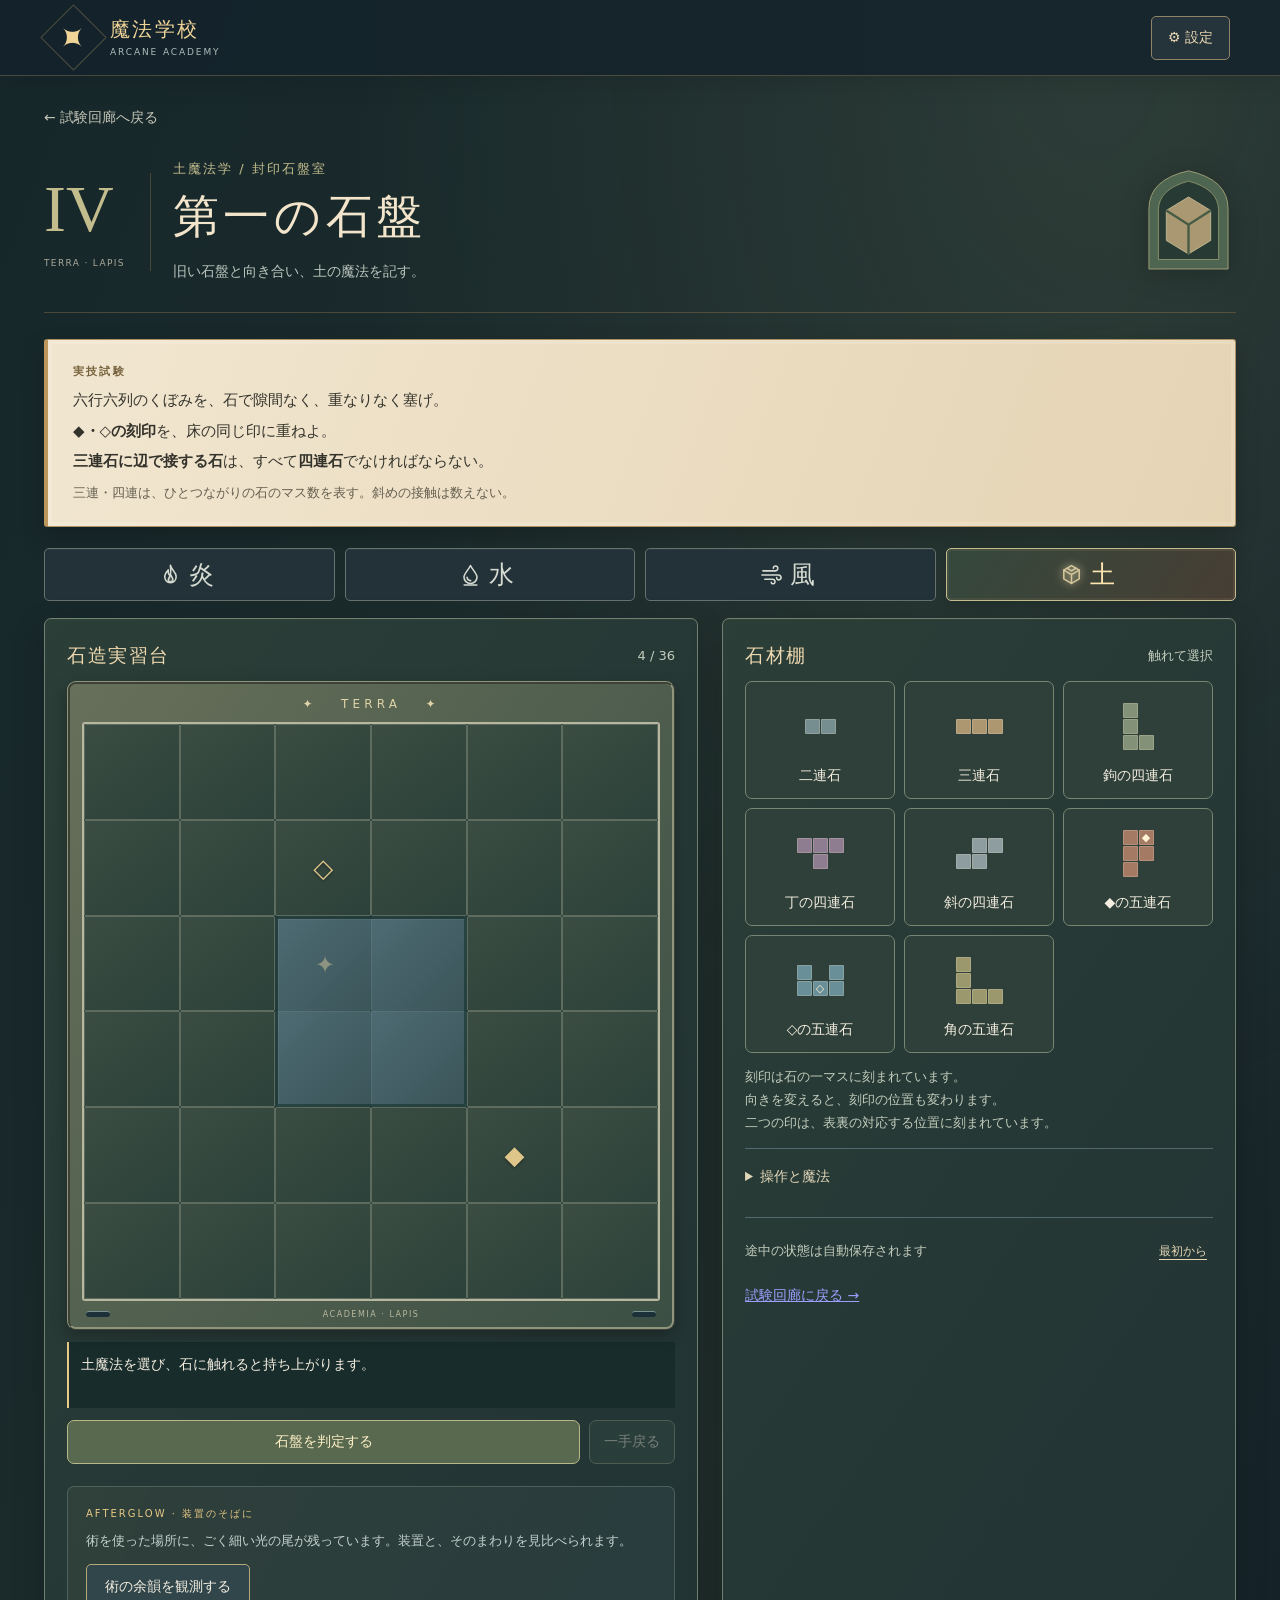
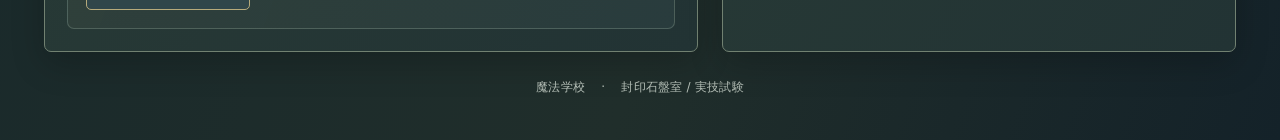
<file: earth-studio.html>
<!doctype html>
<html lang="ja">
<head><meta charset="utf-8"><meta name="viewport" content="width=device-width,initial-scale=1,viewport-fit=cover"><meta name="theme-color" content="#20352d"><meta name="description" content="魔法学校・封印石盤室。石を動かし、第一の石盤を完成させる実技試験。"><title>魔法学校｜封印石盤室</title>
<link rel="stylesheet" href="style.css"><link rel="stylesheet" href="academy-studio.css?v=1"><link rel="stylesheet" href="academy-studio-sfx.css?v=1"><script src="academy-studio-sfx.js?v=1" defer></script><link rel="stylesheet" href="academy-statistics.css?v=1"><script src="academy-statistics-config.js?v=1" defer></script><script src="academy-statistics.js?v=1" defer></script><script src="engine.js" defer></script><script src="app.js" defer></script><script src="earth-studio.js?v=1" defer></script><link rel="stylesheet" href="academy-magic-vfx.css?v=2">
<script src="academy-magic-vfx.js?v=3" defer></script>
<link rel="stylesheet" href="academy-element-icons.css?v=1">
<script src="academy-element-icons.js?v=1" defer></script>
<link rel="stylesheet" href="academy-graduation.css?v=3">
<script src="academy-preview-progress.js?v=3" defer></script>
<script src="graduation-magic-model.js?v=1" defer></script><script src="graduation-state.js?v=1" defer></script><script src="academy-graduation.js?v=4" defer></script>
</head>
<body class="studio-earth" data-academy-room="earth">
<div class="academy-topbar"><a class="academy-brand" href="index.html"><span aria-hidden="true">✦</span><span>魔法学校<small>ARCANE ACADEMY</small></span></a><button type="button" class="settings-button" data-settings>⚙ 設定</button></div>
<main><a class="back" href="index.html">← 試験回廊へ戻る</a>
<header class="studio-heading"><div class="room-number">IV <span>TERRA · LAPIS</span></div><div><p class="room-kicker">土魔法学 / 封印石盤室</p><h1>第一の石盤</h1><p class="room-subtitle">旧い石盤と向き合い、土の魔法を記す。</p></div><svg class="room-emblem" viewBox="0 0 120 140" aria-hidden="true"><path d="M10 130V54Q10 17 60 6Q110 17 110 54V130Z" fill="#4e6651" stroke="#b2ae7f"/><path d="M22 118V56Q22 29 60 19Q98 29 98 56V118Z" fill="#273b34" stroke="#9a9c70"/><path d="M60 39L88 56V94L60 111L32 94V56Z" fill="#a99871" stroke="#d0c39b"/><path d="M32 56L60 74L88 56M60 74V111" stroke="#465b44" fill="none" stroke-width="3"/></svg></header>
<section class="paper" aria-labelledby="task-title"><h2 id="task-title">実技試験</h2><p>六行六列のくぼみを、石で隙間なく、重なりなく塞げ。</p><p><b>◆・◇の刻印</b>を、床の同じ印に重ねよ。</p><p><b>三連石に辺で接する石</b>は、すべて<b>四連石</b>でなければならない。</p><small>三連・四連は、ひとつながりの石のマス数を表す。斜めの接触は数えない。</small></section>
<nav class="spells" aria-label="使用する魔法"><button type="button" class="spell" data-spell="fire" aria-pressed="false"><span aria-hidden="true">♨</span> 炎</button><button type="button" class="spell" data-spell="water" aria-pressed="false"><span aria-hidden="true">≈</span> 水</button><button type="button" class="spell" data-spell="wind" aria-pressed="false"><span aria-hidden="true">彡</span> 風</button><button type="button" class="spell chosen" data-spell="earth" aria-pressed="true"><span aria-hidden="true">⬡</span> 土</button></nav>
<div class="layout"><section class="box scene" aria-label="石盤と操作"><div class="section-top"><h2>石造実習台</h2><span id="filledCount" class="tiny">4 / 36</span></div><div class="altar"><div class="carving" aria-hidden="true">✦　 TERRA　 ✦</div><div id="board" aria-label="6行6列の石盤"></div><div class="altar-foot" aria-hidden="true"><i></i><span>ACADEMIA · LAPIS</span><i></i></div></div><div class="status" id="status" role="status" aria-live="polite">土魔法を選び、石に触れると持ち上がります。</div><div class="actions"><button type="button" id="judge" class="primary">石盤を判定する</button><button type="button" id="undo" class="secondary" disabled>一手戻る</button></div><div id="success" class="success" hidden role="status"><div class="seal" aria-hidden="true">合</div><h2>土魔法学　合格</h2><p>第一の石盤が、あなたの魔法を認めました。</p><small>合格の記録を残したまま、装置を調べられます。</small></div></section>
<section class="box materials" aria-labelledby="rack-title"><div class="section-top"><h2 id="rack-title">石材棚</h2><span class="tiny">触れて選択</span></div><div id="rack" class="rack"></div><p class="tiny rack-note">刻印は石の一マスに刻まれています。<br>向きを変えると、刻印の位置も変わります。<br>二つの印は、表裏の対応する位置に刻まれています。</p><details class="guide"><summary>操作と魔法</summary><ol><li>土魔法で石に触れ、持ち上げる。</li><li>石盤に触れて、配置する位置を確認する。</li><li>必要なら矢印・回転・裏返しで調整し、「ここに置く」。</li></ol><p>石盤を押す位置は、石の左上でなくてもかまいません。候補の位置を表示します。</p><dl><dt>土</dt><dd>土や石を動かす</dd><dt>水</dt><dd>水を出す・流す</dd><dt>炎</dt><dd>燃やす・温める</dd><dt>風</dt><dd>風を起こす</dd></dl><p>キーボード：矢印で位置調整、Rで回転、Fで裏返し、Enterで配置、Escで選択を閉じる。</p></details><div class="under"><span class="tiny" id="saveStatus">途中の状態は自動保存されます</span><button type="button" class="text-button" id="reset">最初から</button></div><p class="earth-guide-link"><a href="index.html">試験回廊に戻る →</a></p></section></div><footer>魔法学校 <span>·</span> 封印石盤室 / 実技試験</footer></main>
<section id="placementTools" class="placement-tools" aria-label="選択中の石の操作" hidden><div class="tool-head"><div id="heldMini" aria-hidden="true"></div><div class="held"><span class="tiny">土魔法で持ち上げています</span><strong id="selectedLabel"></strong></div><button type="button" class="icon-button" id="cancel" aria-label="選択を閉じる">×</button></div><div class="orientation"><button type="button" id="rotate" class="secondary">↻ 回転</button><button type="button" id="flip" class="secondary">⇋ 裏返す</button><span class="tiny" id="previewNote">石盤に触れて位置を確認</span></div><div class="positioning"><div class="nudge" aria-label="位置の微調整"><button type="button" data-nudge="-1,0" aria-label="左へ一マス">←</button><button type="button" data-nudge="0,-1" aria-label="上へ一マス">↑</button><button type="button" data-nudge="0,1" aria-label="下へ一マス">↓</button><button type="button" data-nudge="1,0" aria-label="右へ一マス">→</button></div><button type="button" id="cast" class="cast" disabled>ここに置く</button></div></section>
<dialog id="resetDialog"><h2>最初からやり直しますか？</h2><p>石の配置と合格記録を、初期状態に戻します。</p><div class="actions"><button type="button" class="secondary" id="keepPlaying">続ける</button><button type="button" class="primary" id="confirmReset">最初から</button></div></dialog><noscript>この試験にはJavaScriptが必要です。</noscript></body></html>
</file>
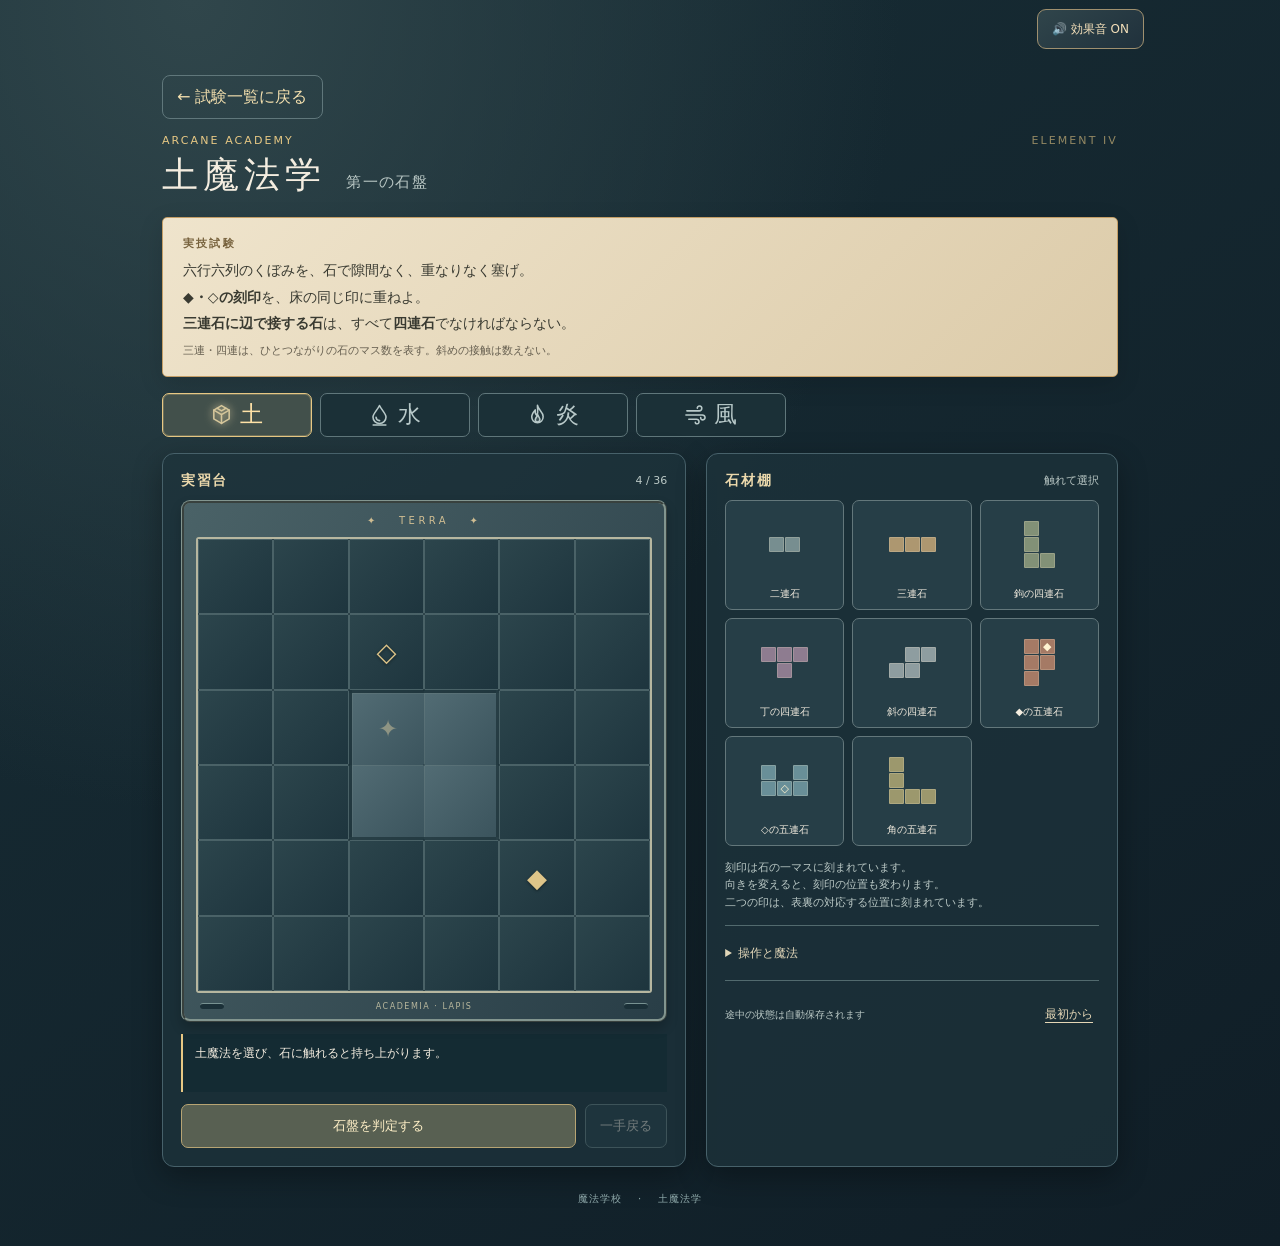
<file: earth.html>
<!DOCTYPE html>
<html lang="ja">
<head>
<meta charset="utf-8">
<meta name="viewport" content="width=device-width, initial-scale=1, viewport-fit=cover">
<meta name="theme-color" content="#14242c">
<meta name="description" content="魔法学校・土魔法学の実技試験。石と向き合い、第一の石盤を完成させよう。">
<title>魔法学校｜土魔法学</title>
<link rel="stylesheet" href="style.css">
<link rel="stylesheet" href="academy-sfx.css?v=1">
<script src="academy-sfx.js?v=1" defer></script>
<script src="engine.js" defer></script>
<script src="app.js" defer></script>
<link rel="stylesheet" href="academy-magic-vfx.css?v=2">
<script src="academy-magic-vfx.js?v=3" defer></script>
<link rel="stylesheet" href="academy-element-icons.css?v=1">
<script src="academy-element-icons.js?v=1" defer></script>
</head>
<body>
<main><nav aria-label="教室移動" style="margin-bottom:15px"><a href="index.html" style="display:inline-flex;align-items:center;min-height:44px;padding:0 14px;border:1px solid #60777b;border-radius:8px;color:#f4e0ae;text-decoration:none">← 試験一覧に戻る</a></nav>
<header><div class="eyebrow">ARCANE ACADEMY <span>ELEMENT IV</span></div><div class="heading"><h1>土魔法学</h1><span class="course">第一の石盤</span></div></header>
<section class="paper" aria-labelledby="task-title"><h2 id="task-title">実技試験</h2><p>六行六列のくぼみを、石で隙間なく、重なりなく塞げ。</p><p><b>◆・◇の刻印</b>を、床の同じ印に重ねよ。</p><p><b>三連石に辺で接する石</b>は、すべて<b>四連石</b>でなければならない。</p><small>三連・四連は、ひとつながりの石のマス数を表す。斜めの接触は数えない。</small></section>
<nav class="spells" aria-label="使用する魔法">
<button type="button" class="spell chosen" data-spell="earth" aria-pressed="true"><span aria-hidden="true">⬡</span> 土</button>
<button type="button" class="spell" data-spell="water" aria-pressed="false"><span aria-hidden="true">≈</span> 水</button>
<button type="button" class="spell" data-spell="fire" aria-pressed="false"><span aria-hidden="true">♨</span> 炎</button>
<button type="button" class="spell" data-spell="wind" aria-pressed="false"><span aria-hidden="true">彡</span> 風</button>
</nav>
<div class="layout">
<section class="box scene" aria-label="石盤と操作">
<div class="section-top"><h2>実習台</h2><span id="filledCount" class="tiny">4 / 36</span></div>
<div class="altar"><div class="carving" aria-hidden="true">✦　 TERRA　 ✦</div><div id="board" aria-label="6行6列の石盤"></div><div class="altar-foot" aria-hidden="true"><i></i><span>ACADEMIA · LAPIS</span><i></i></div></div>
<div class="status" id="status" role="status" aria-live="polite">土魔法を選び、石に触れると持ち上がります。</div>
<div class="actions"><button type="button" id="judge" class="primary">石盤を判定する</button><button type="button" id="undo" class="secondary" disabled>一手戻る</button></div>
<div id="success" class="success" hidden role="status"><div class="seal" aria-hidden="true">合</div><h2>土魔法学　合格</h2><p>第一の石盤が、あなたの魔法を認めました。</p><small>合格の記録を残したまま、装置を調べられます。</small></div>
</section>
<section class="box materials" aria-labelledby="rack-title"><div class="section-top"><h2 id="rack-title">石材棚</h2><span class="tiny">触れて選択</span></div><div id="rack" class="rack"></div><p class="tiny rack-note">刻印は石の一マスに刻まれています。<br>向きを変えると、刻印の位置も変わります。<br>二つの印は、表裏の対応する位置に刻まれています。</p><details class="guide"><summary>操作と魔法</summary><ol><li>土魔法で石に触れ、持ち上げる。</li><li>石盤に触れて、配置する位置を確認する。</li><li>必要なら矢印・回転・裏返しで調整し、「ここに置く」。</li></ol><p>石盤を押す位置は、石の左上でなくてもかまいません。候補の位置を表示します。</p><dl><dt>土</dt><dd>土や石を動かす</dd><dt>水</dt><dd>水を出す・流す</dd><dt>炎</dt><dd>燃やす・温める</dd><dt>風</dt><dd>風を起こす</dd></dl><p>キーボード：矢印で位置調整、Rで回転、Fで裏返し、Enterで配置、Escで選択を閉じる。</p></details><div class="under"><span class="tiny" id="saveStatus">途中の状態は自動保存されます</span><button type="button" class="text-button" id="reset">最初から</button></div></section>
</div>
<footer>魔法学校 <span>·</span> 土魔法学</footer>
</main>
<section id="placementTools" class="placement-tools" aria-label="選択中の石の操作" hidden>
<div class="tool-head"><div id="heldMini" aria-hidden="true"></div><div class="held"><span class="tiny">土魔法で持ち上げています</span><strong id="selectedLabel"></strong></div><button type="button" class="icon-button" id="cancel" aria-label="選択を閉じる">×</button></div>
<div class="orientation"><button type="button" id="rotate" class="secondary">↻ 回転</button><button type="button" id="flip" class="secondary">⇋ 裏返す</button><span class="tiny" id="previewNote">石盤に触れて位置を確認</span></div>
<div class="positioning"><div class="nudge" aria-label="位置の微調整"><button type="button" data-nudge="-1,0" aria-label="左へ一マス">←</button><button type="button" data-nudge="0,-1" aria-label="上へ一マス">↑</button><button type="button" data-nudge="0,1" aria-label="下へ一マス">↓</button><button type="button" data-nudge="1,0" aria-label="右へ一マス">→</button></div><button type="button" id="cast" class="cast" disabled>ここに置く</button></div>
</section>
<dialog id="resetDialog"><h2>最初からやり直しますか？</h2><p>石の配置と合格記録を、初期状態に戻します。</p><div class="actions"><button type="button" class="secondary" id="keepPlaying">続ける</button><button type="button" class="primary" id="confirmReset">最初から</button></div></dialog>
<noscript>この試験にはJavaScriptが必要です。ブラウザの設定を確認してください。</noscript>
</body>
</html>
</file>
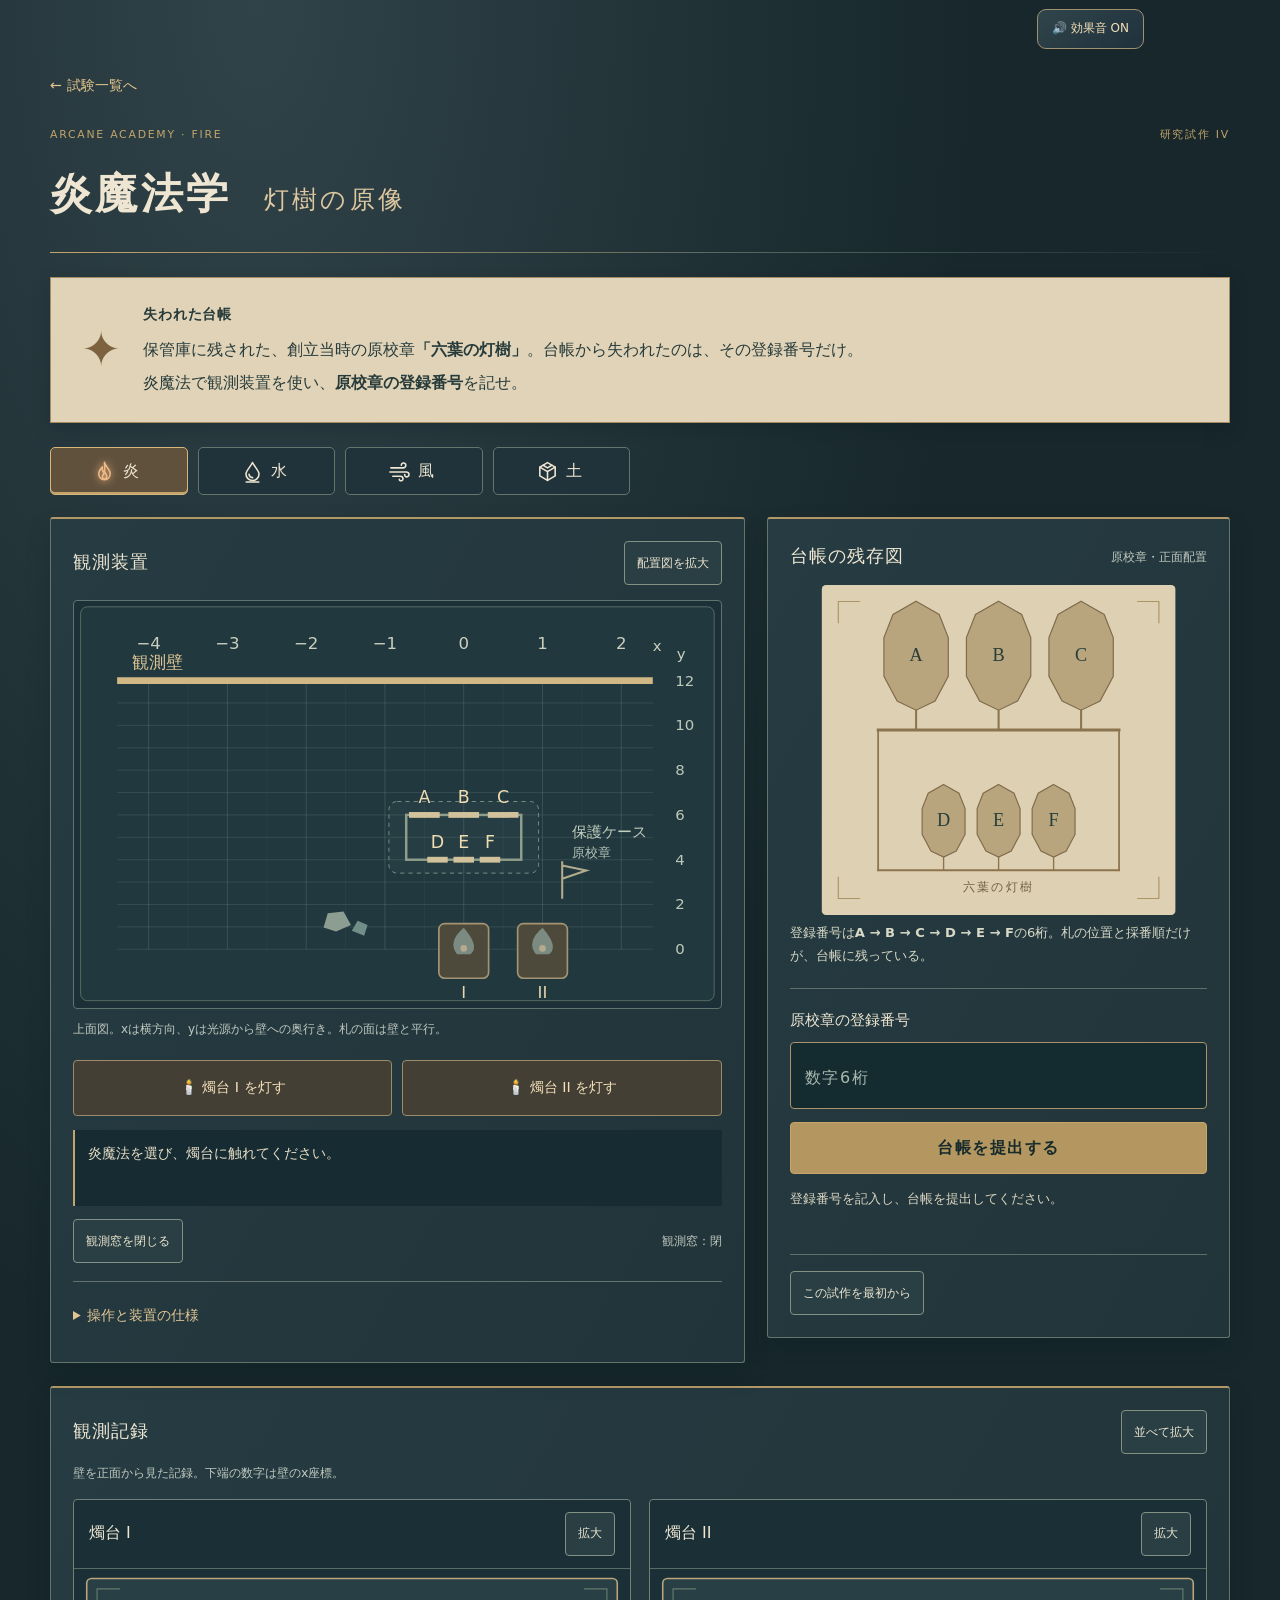
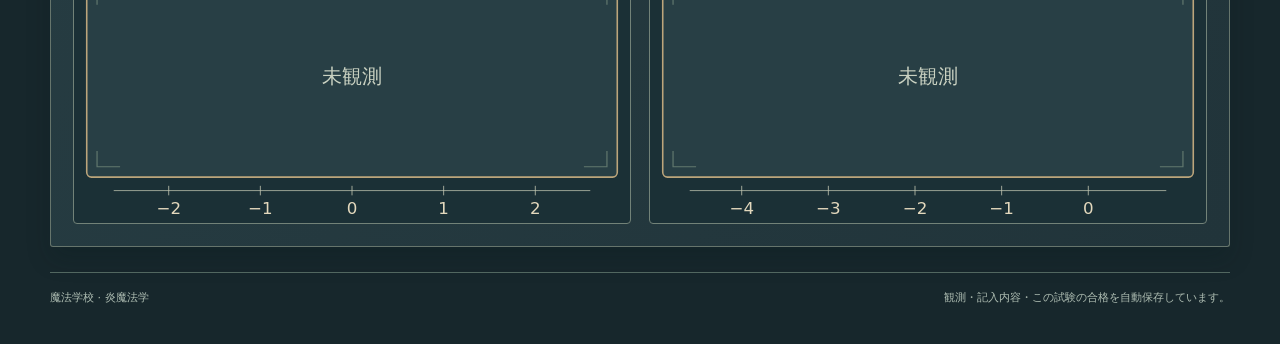
<file: fire-experiment.html>
<!doctype html>
<html lang="ja">
<head>
<meta charset="utf-8">
<meta name="viewport" content="width=device-width,initial-scale=1,viewport-fit=cover">
<meta name="theme-color" content="#17272c">
<meta name="description" content="魔法学校・炎魔法学の研究試作『灯樹の原像』。炎を灯し、失われた台帳を埋める観測実習。">
<title>魔法学校｜炎魔法学・灯樹の原像</title>
<link rel="stylesheet" href="fire-experiment.css?v=4">
<link rel="stylesheet" href="academy-sfx.css?v=1">
<script src="academy-sfx.js?v=1" defer></script>
<script src="fire-experiment-model.js?v=4" defer></script>
<script src="fire-experiment-app.js?v=4" defer></script>
<link rel="stylesheet" href="academy-magic-vfx.css?v=2">
<script src="academy-magic-vfx.js?v=3" defer></script>
<link rel="stylesheet" href="academy-element-icons.css?v=1">
<script src="academy-element-icons.js?v=1" defer></script>
</head>
<body>
<main>
<a class="back" href="index.html">← 試験一覧へ</a>
<header><div class="eyebrow"><span>ARCANE ACADEMY · FIRE</span><span>研究試作 IV</span></div><h1>炎魔法学 <span>灯樹の原像</span></h1><div class="header-rule"></div></header>
<section class="assignment" aria-labelledby="assignment-title"><div class="seal-mark" aria-hidden="true">✦</div><div><h2 id="assignment-title">失われた台帳</h2><p>保管庫に残された、創立当時の原校章<b>「六葉の灯樹」</b>。台帳から失われたのは、その登録番号だけ。</p><p>炎魔法で観測装置を使い、<b>原校章の登録番号</b>を記せ。</p></div></section>
<nav class="magics" aria-label="使用する魔法">
<button type="button" class="magic" data-magic="fire" aria-pressed="true"><span aria-hidden="true">🔥</span> 炎</button>
<button type="button" class="magic" data-magic="water" aria-pressed="false"><span aria-hidden="true">💧</span> 水</button>
<button type="button" class="magic" data-magic="wind" aria-pressed="false"><span aria-hidden="true">🌪️</span> 風</button>
<button type="button" class="magic" data-magic="earth" aria-pressed="false"><span aria-hidden="true">🪨</span> 土</button>
</nav>
<div class="layout">
<section class="panel lab" aria-labelledby="lab-title">
<div class="topline"><h2 id="lab-title">観測装置</h2><button type="button" class="small-button" id="enlargeRoom">配置図を拡大</button></div>
<div class="scene"><svg id="room" viewBox="0 0 780 490" xmlns="http://www.w3.org/2000/svg" role="group" aria-label="上から見た実験室の配置図"></svg></div>
<p class="caption">上面図。xは横方向、yは光源から壁への奥行き。札の面は壁と平行。</p>
<div class="lamps"><button type="button" data-lamp="first" aria-pressed="false"><span aria-hidden="true">🕯️</span> 燭台 I を灯す</button><button type="button" data-lamp="second" aria-pressed="false"><span aria-hidden="true">🕯️</span> 燭台 II を灯す</button></div>
<div class="status" id="status" role="status" aria-live="polite">炎魔法を選び、燭台に触れてください。</div>
<div class="utility-row"><button type="button" class="small-button" id="cover">観測窓を閉じる</button><span class="small" id="windowState">観測窓：閉</span></div>
<details class="specs"><summary>操作と装置の仕様</summary>
<p>燭台のボタンに、選択中の魔法を使います。炎で点火すると、その燭台の遮光蓋が開きます。遮光蓋は連動しており、壁へ届く観測光は常に一灯分です。他の芯に火が残っていても、その光は壁に届きません。</p>
<p>原校章は、6枚の火焔形の金属札と支柱を一体に組んだ立体金工です。正面は保護ケースの内側を向いています。上面図では札を真上から見ています。</p>
<p>札にはそれぞれ0〜9の数字が一つ、透かしで刻まれています。金属は不透明、透かしは透明です。すべて同じ刻字規格・同じ向きです。</p>
<p>光源は点光源、光は直進するものとして扱います。反射・散乱・半影は考えません。観測壁の目盛りと額縁は固定の計測枠です。</p>
<div class="table-wrap"><table><caption>装置の寸法（単位は共通。高さは光源の高さを0とする）</caption><thead><tr><th>装置</th><th>x</th><th>y</th><th>中心の高さ</th><th>札の幅</th></tr></thead><tbody>
<tr><td>燭台 I</td><td>0</td><td>0</td><td>0</td><td>—</td></tr><tr><td>燭台 II</td><td>1</td><td>0</td><td>0</td><td>—</td></tr>
<tr><td>札 A</td><td>−1/2</td><td>6</td><td>3</td><td>0.39</td></tr><tr><td>札 B</td><td>0</td><td>6</td><td>3</td><td>0.39</td></tr><tr><td>札 C</td><td>1/2</td><td>6</td><td>3</td><td>0.39</td></tr>
<tr><td>札 D</td><td>−1/3</td><td>4</td><td>2</td><td>0.26</td></tr><tr><td>札 E</td><td>0</td><td>4</td><td>2</td><td>0.26</td></tr><tr><td>札 F</td><td>1/3</td><td>4</td><td>2</td><td>0.26</td></tr>
<tr><td>観測壁</td><td>目盛りを参照</td><td>12</td><td>—</td><td>—</td></tr></tbody></table></div>
<p>札の縦横比はすべて同じです。各透かしは、下の規格に従って作られています。壁の図も、札と同じ向きから見たものです。</p>
<div class="font-grid" id="fontSamples" role="img" aria-label="透かしの刻字規格、0から9の見本"></div>
<p>観測は点火時に自動で記録されます。記録は何度でも見比べられ、ページを閉じても保存されます。</p>
<p class="small">炎：燃やす・温める／水：水を出す・流す／風：風を起こす／土：土や石を動かす。</p>
</details>
</section>
<aside class="panel archive" aria-labelledby="archive-title"><div class="topline"><h2 id="archive-title">台帳の残存図</h2><span class="small">原校章・正面配置</span></div>
<svg id="archiveDiagram" viewBox="0 0 600 560" role="img" aria-label="原校章の配置略図。上段は左からA、B、C。下段は左からD、E、F。刻字は記録されていない。"></svg>
<p class="archive-note">登録番号は<b>A → B → C → D → E → F</b>の6桁。札の位置と採番順だけが、台帳に残っている。</p>
<form id="answerForm" novalidate><label for="answer">原校章の登録番号</label><input id="answer" name="answer" type="text" inputmode="numeric" autocomplete="off" spellcheck="false" maxlength="40" placeholder="数字6桁" aria-describedby="feedback"><button type="submit" class="primary" id="submit">台帳を提出する</button></form>
<div id="feedback" class="feedback" aria-live="polite">登録番号を記入し、台帳を提出してください。</div>
<section id="pass" class="pass" hidden><h3>炎魔法学　合格</h3><p>台帳の登録番号が照合されました。</p><svg id="restoredSeal" viewBox="0 0 600 560" role="img" aria-label="復元された原校章"></svg><p class="small">この試作の記録は、通常版の試験記録とは別に保存されます。</p><a href="index.html">試験一覧に戻る</a></section>
<div class="answer-bottom"><button type="button" class="secondary" id="reset">この試作を最初から</button></div>
</aside>
</div>
<section class="panel records" aria-labelledby="records-title"><div class="topline"><h2 id="records-title">観測記録</h2><button type="button" class="small-button" id="compare">並べて拡大</button></div><p class="small">壁を正面から見た記録。下端の数字は壁のx座標。</p><div class="record-grid">
<article class="record" id="firstFrame"><div class="topline"><h3>燭台 I</h3><button type="button" class="small-button" data-zoom="first">拡大</button></div><svg id="observFirst" viewBox="0 0 700 320" role="img" aria-label="燭台Iは未観測"></svg></article>
<article class="record" id="secondFrame"><div class="topline"><h3>燭台 II</h3><button type="button" class="small-button" data-zoom="second">拡大</button></div><svg id="observSecond" viewBox="0 0 700 320" role="img" aria-label="燭台IIは未観測"></svg></article>
</div></section>
<footer><span>魔法学校 · 炎魔法学</span><span id="saveStatus">観測と記入内容を自動保存します。</span></footer>
</main>
<dialog id="zoomDialog"><div class="topline"><h2 id="zoomTitle">配置図</h2><button type="button" class="secondary" id="closeZoom">閉じる</button></div><div class="zoom-scroll" id="zoomContent"></div><p class="small">横に収まらない図はスクロールできます。Escキーでも閉じられます。</p></dialog>
<noscript>この試作をプレイするにはJavaScriptが必要です。</noscript>
</body>
</html>
</file>
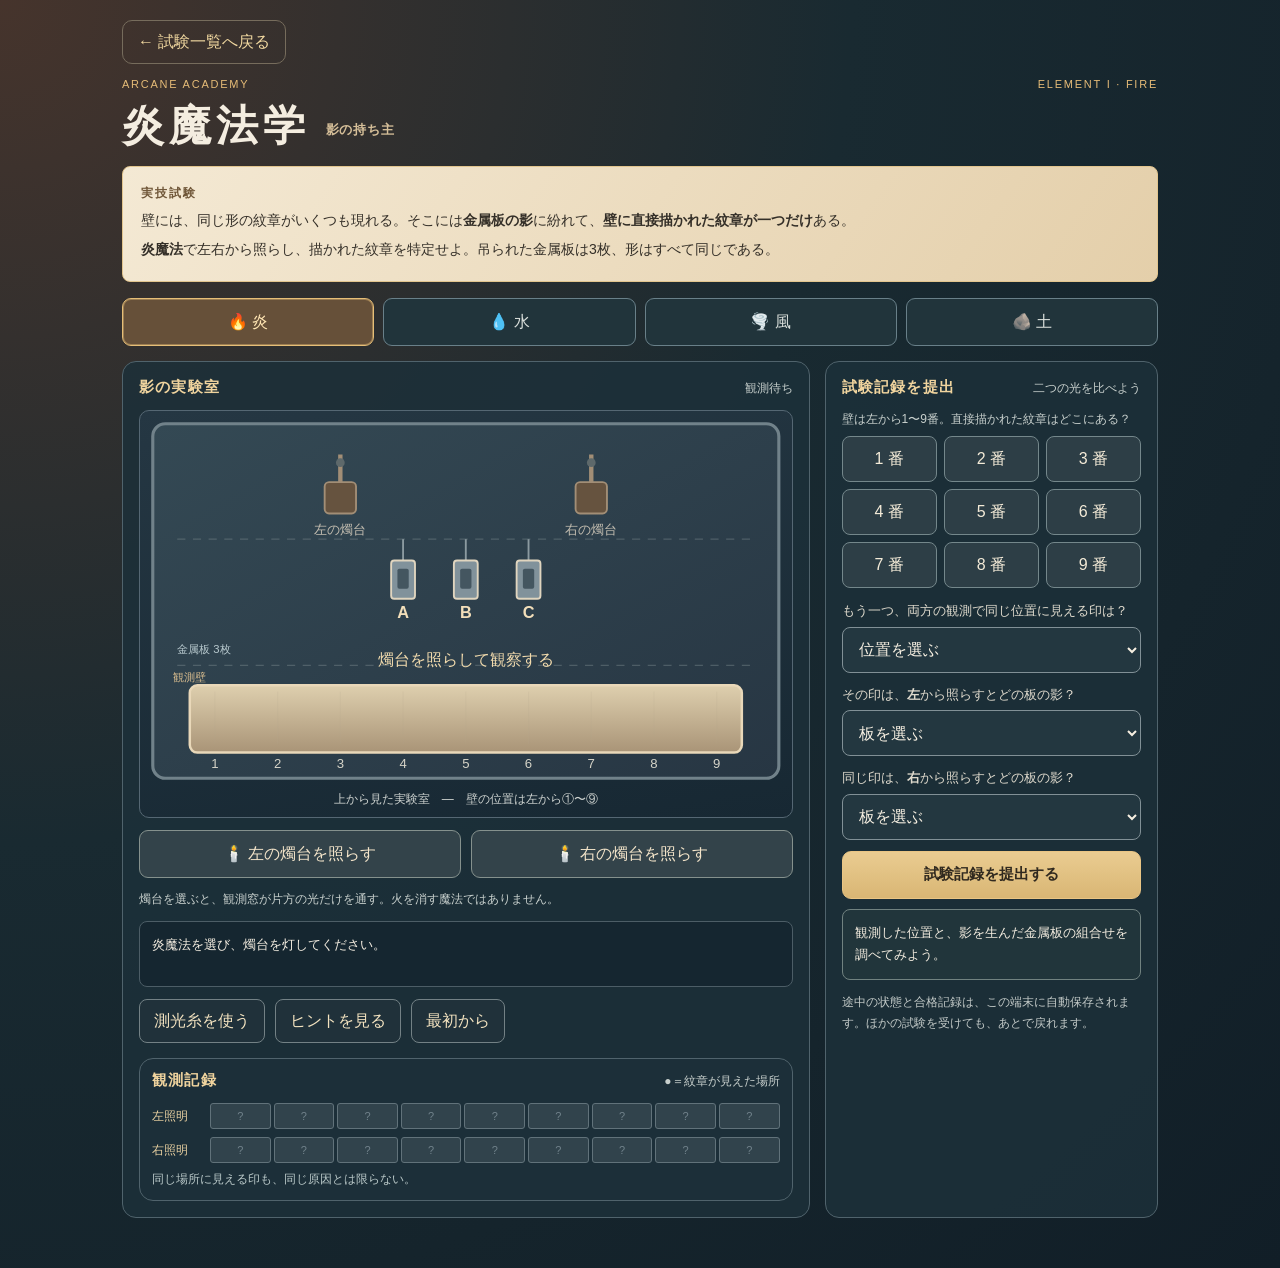
<file: fire-prototype-01.html>
<!DOCTYPE html>
<html lang="ja">
<head>
<meta charset="utf-8">
<meta name="viewport" content="width=device-width, initial-scale=1, viewport-fit=cover">
<meta name="theme-color" content="#17232c">
<meta name="description" content="魔法学校・炎魔法学の初見試験。灯火と影から紋章の持ち主を推理する。">
<title>魔法学校｜炎魔法学・影の持ち主</title>
<style>
:root{color-scheme:dark;--bg:#14242c;--paper:#eee0c3;--ink:#f4ede0;--muted:#c8d0cd;--line:#50636c;--gold:#e8c47e}
*{box-sizing:border-box}html{background:var(--bg)}body{margin:0;background:radial-gradient(ellipse at top left,#46342c,#192a31 47%,#111e27);color:var(--ink);font-family:-apple-system,BlinkMacSystemFont,"Hiragino Kaku Gothic ProN","Yu Gothic",sans-serif;min-height:100vh}
button,select{font:inherit}button{cursor:pointer;touch-action:manipulation}button:focus-visible,select:focus-visible,a:focus-visible{outline:3px solid #f9d99c;outline-offset:3px}button:disabled{cursor:not-allowed;opacity:.45}[hidden]{display:none!important}
main{width:min(1100px,100%);margin:auto;padding:20px clamp(12px,3vw,32px) 50px}
.back{color:#f1d8a0;text-decoration:none;border:1px solid #766c5c;min-height:44px;display:inline-flex;align-items:center;padding:0 15px;border-radius:10px;margin-bottom:14px}
.eyebrow{display:flex;justify-content:space-between;gap:12px;color:#e5bb77;font-size:11px;letter-spacing:.16em}
h1{font-family:"Hiragino Mincho ProN",serif;font-size:clamp(28px,5vw,42px);letter-spacing:.12em;margin:8px 0 12px;font-weight:600}
h1 span{font-family:system-ui,sans-serif;font-size:13px;letter-spacing:.06em;color:#d6bf99;vertical-align:middle}
.paper{border:1px solid #e2c58e;border-radius:8px;background:linear-gradient(125deg,#f4e9d4,#e4cfaa);color:#342f28;line-height:1.75;padding:16px 18px;margin-bottom:16px}
.paper h2{font-size:12px;letter-spacing:.18em;margin:0 0 3px;color:#705739}
.paper p{margin:4px 0;font-size:14px}
.panel{background:#1c3039dc;border:1px solid var(--line);border-radius:14px;padding:16px;min-width:0}
.topline{display:flex;align-items:baseline;justify-content:space-between;gap:10px;margin:0 0 12px}.topline h2{font-size:15px;letter-spacing:.08em;color:#f0d49e;margin:0}.small{color:var(--muted);font-size:12px;line-height:1.6}
.magics{display:flex;flex-wrap:wrap;gap:9px;margin:0 0 15px}.magic{flex:1;min-width:65px;min-height:48px;background:#21343b;color:#dce1dd;border:1px solid #698089;border-radius:9px;display:flex;align-items:center;justify-content:center;gap:7px}.magic[aria-pressed="true"]{background:#665039;color:#ffe5b3;border-color:#e6be77;box-shadow:inset 0 0 0 1px #e3bb7470}
.grid{display:grid;grid-template-columns:minmax(0,1.65fr) minmax(270px,0.8fr);gap:15px}
.scene{background:linear-gradient(170deg,#253743,#172833);border:1px solid #556773;border-radius:10px;padding:9px}
.stage{width:100%;height:auto;display:block;aspect-ratio:1010/580}.caption{padding:7px 3px 0;text-align:center;color:#ced3d0;font-size:12px}
.lamps{display:grid;grid-template-columns:1fr 1fr;gap:10px;margin:12px 0}
.lamp{min-height:48px;border-radius:9px;background:#33434a;color:#f4e5ca;border:1px solid #85918d}
.lamp.on{background:#705336;border-color:#e8c47e;box-shadow:inset 0 0 0 1px #dbb478}
.status{background:#152630;border:1px solid #4c5d66;border-radius:8px;padding:12px;margin:12px 0;font-size:13px;line-height:1.7;min-height:66px}
.toolrow{display:flex;gap:10px;align-items:center;flex-wrap:wrap}
.secondary{min-height:44px;background:#20313a;color:#f3e3c0;border:1px solid #738185;padding:0 14px;border-radius:8px}
.trace-on{background:#66543b;border-color:#d8b784}
.observation{display:grid;grid-template-columns:55px repeat(9,minmax(0,1fr));gap:3px;align-items:center;margin-top:8px}
.observation .label{font-size:12px;color:#e9d1a1}
.observation span{display:grid;place-items:center;font-size:11px;min-width:0;min-height:26px;background:#31434c;border:1px solid #61727a;border-radius:3px;color:#dce8e3}
.observation span.marked{background:#c9b58e;color:#182731;font-weight:800}
.observation span.unseen{color:#71828b}
.legend{font-size:12px;color:#b9c8c8;margin:8px 0 0}
.answer-block{display:grid;gap:11px;margin-top:12px}
.answer-block label{display:block;font-size:13px;color:#dfdacd;line-height:1.65}
.answer-block select{display:block;width:100%;border-radius:8px;border:1px solid #819096;background:#233740;color:#f6efe1;padding:11px 12px;margin-top:5px;min-height:46px;font-size:16px}
.wall-choices{display:grid;grid-template-columns:repeat(3,minmax(0,1fr));gap:7px;margin-top:7px}
.wall-choices button{min-height:46px;background:#2d3e46;border:1px solid #74878b;color:#f4ebd8;border-radius:8px}
.wall-choices button.chosen{background:#735537;border:2px solid #f1cd85}
.primary{min-height:48px;width:100%;border-radius:9px;border:1px solid #eac584;background:linear-gradient(#eacc91,#d9b674);color:#30291f;font-weight:750;font-size:15px}
.feedback{padding:12px;border-radius:8px;background:#21353b;border:1px solid #718280;font-size:13px;line-height:1.75;margin-top:10px}
.pass{background:linear-gradient(130deg,#2d504b,#244138);padding:17px;border:1px solid #9bc4a8;border-radius:10px;text-align:center;margin-top:12px}
.pass h3{margin:0 0 5px;font-family:serif;color:#ffe2ad;font-size:22px}.pass p{margin:4px 0;line-height:1.8}.pass a{display:inline-flex;align-items:center;justify-content:center;padding:10px 15px;border-radius:8px;margin-top:12px;background:#f0d29c;color:#2b302e;text-decoration:none;font-weight:bold;min-height:44px}
.side-note{font-size:12px;color:#c2c9c7;line-height:1.7;margin:12px 0 0}
@media(max-width:760px){.grid{grid-template-columns:minmax(0,1fr)}.panel{padding:13px}.eyebrow{font-size:9px}.paper p{font-size:13px}}
@media(max-width:360px){.magic{font-size:13px;min-width:55px;gap:3px}.scene{padding:3px}.observation{gap:2px}.observation .label{font-size:10px}}
@media(prefers-reduced-motion:reduce){*{animation:none!important;transition:none!important}}
</style>
</head>
<body>
<main>
<a class="back" href="index.html">← 試験一覧へ戻る</a>
<header><div class="eyebrow"><span>ARCANE ACADEMY</span><span>ELEMENT I · FIRE</span></div>
<h1>炎魔法学 <span>影の持ち主</span></h1></header>
<section class="paper">
<h2>実技試験</h2>
<p>壁には、同じ形の紋章がいくつも現れる。そこには<b>金属板の影</b>に紛れて、<b>壁に直接描かれた紋章が一つだけ</b>ある。</p>
<p><b>炎魔法</b>で左右から照らし、描かれた紋章を特定せよ。吊られた金属板は3枚、形はすべて同じである。</p>
</section>
<nav class="magics" aria-label="使用する魔法">
<button type="button" class="magic" data-magic="fire" aria-pressed="true">🔥 炎</button>
<button type="button" class="magic" data-magic="water" aria-pressed="false">💧 水</button>
<button type="button" class="magic" data-magic="wind" aria-pressed="false">🌪️ 風</button>
<button type="button" class="magic" data-magic="earth" aria-pressed="false">🪨 土</button>
</nav>
<div class="grid">
<section class="panel" aria-labelledby="lab-title">
<div class="topline"><h2 id="lab-title">影の実験室</h2><span class="small" id="viewLabel">観測待ち</span></div>
<div class="scene">
<svg id="stage" class="stage" viewBox="0 0 1010 580" xmlns="http://www.w3.org/2000/svg" aria-label="上から見た部屋の図。手前の壁に9つの位置、奥に左右の燭台、中央にA・B・Cの金属板がある。" role="img"></svg>
<div class="caption">上から見た実験室　―　壁の位置は左から①〜⑨</div>
</div>
<div class="lamps">
<button type="button" class="lamp" data-lamp="left">🕯️ 左の燭台を照らす</button>
<button type="button" class="lamp" data-lamp="right">🕯️ 右の燭台を照らす</button>
</div>
<p class="small">燭台を選ぶと、観測窓が片方の光だけを通す。火を消す魔法ではありません。</p>
<div class="status" id="status" aria-live="polite">炎魔法を選び、燭台を灯してください。</div>
<div class="toolrow">
<button type="button" class="secondary" id="trace" aria-pressed="false">測光糸を使う</button>
<button type="button" class="secondary" id="hint">ヒントを見る</button>
<button type="button" class="secondary" id="reset">最初から</button>
</div>
<div id="hintText" class="feedback" hidden></div>
<div class="panel" style="margin-top:15px;padding:12px">
<div class="topline"><h2>観測記録</h2><span class="small">●＝紋章が見えた場所</span></div>
<div class="observation" id="observLeft"></div>
<div class="observation" id="observRight"></div>
<p class="legend">同じ場所に見える印も、同じ原因とは限らない。</p>
</div>
</section>
<section class="panel" aria-labelledby="answer-title">
<div class="topline"><h2 id="answer-title">試験記録を提出</h2><span class="small">二つの光を比べよう</span></div>
<div class="small">壁は左から1〜9番。直接描かれた紋章はどこにある？</div>
<div class="wall-choices" id="wallChoices" role="group" aria-label="直接描かれた印の位置"></div>
<div class="answer-block">
<label>もう一つ、両方の観測で同じ位置に見える印は？
<select id="otherPosition"><option value="">位置を選ぶ</option></select>
</label>
<label>その印は、<b>左</b>から照らすとどの板の影？
<select id="leftOwner"><option value="">板を選ぶ</option><option value="A">A の板</option><option value="B">B の板</option><option value="C">C の板</option></select>
</label>
<label>同じ印は、<b>右</b>から照らすとどの板の影？
<select id="rightOwner"><option value="">板を選ぶ</option><option value="A">A の板</option><option value="B">B の板</option><option value="C">C の板</option></select>
</label>
<button type="button" class="primary" id="submit">試験記録を提出する</button>
</div>
<div class="feedback" id="feedback" aria-live="polite">観測した位置と、影を生んだ金属板の組合せを調べてみよう。</div>
<div class="pass" id="pass" hidden><h3>炎魔法学　合格</h3><p>影の見え方に惑わされず、光と物体の関係を見抜きました。</p><p>合格記録は保存されました。</p><a href="index.html">試験一覧に戻る</a></div>
<p class="side-note">途中の状態と合格記録は、この端末に自動保存されます。ほかの試験を受けても、あとで戻れます。</p>
</section>
</div>
</main>
<script>
(function(){
"use strict";
var KEY="magic-academy-fire-v1";
var WORLD={left:{lamp:3,seen:[5,6,7,9],origin:{5:"A",7:"B",9:"C"}},right:{lamp:7,seen:[1,3,5,6],origin:{1:"A",3:"B",5:"C"}}};
var start={magic:"fire",view:"",lit:{left:false,right:false},seen:{left:false,right:false},trace:false,hints:0,selected:0,other:"",leftOwner:"",rightOwner:"",passed:false};
var state=Object.assign({},start,{lit:{left:false,right:false},seen:{left:false,right:false}});
var $=function(id){return document.getElementById(id);};
try{var saved=JSON.parse(localStorage.getItem(KEY)||"null");if(saved&&typeof saved==="object"){state.magic=["fire","water","wind","earth"].includes(saved.magic)?saved.magic:"fire";state.view=["left","right"].includes(saved.view)?saved.view:"";state.lit={left:!!(saved.lit&&saved.lit.left),right:!!(saved.lit&&saved.lit.right)};state.seen={left:!!(saved.seen&&saved.seen.left),right:!!(saved.seen&&saved.seen.right)};state.trace=!!saved.trace;state.hints=Math.max(0,Math.min(3,Number(saved.hints)||0));state.selected=Number(saved.selected)||0;state.other=String(saved.other||"");state.leftOwner=String(saved.leftOwner||"");state.rightOwner=String(saved.rightOwner||"");state.passed=!!saved.passed;}}catch(e){}
function save(){try{localStorage.setItem(KEY,JSON.stringify(state));}catch(e){}}
function say(t){$("status").textContent=t;}
function xp(n){return 105+(n-1)*100;}
function geometry(){
 var v=state.view,ink=6, s= v?WORLD[v]:null, lampX=s?xp(s.lamp):0, lines="", symbols="",source="";
 var marks=s?s.seen:[];
 var plates=[4,5,6],names=["A","B","C"];
 plates.forEach(function(p,i){
 var xx=xp(p);
 if(v){
  var endpoint=2*p-s.lamp;
  lines+='<line x1="'+lampX+'" y1="82" x2="'+xp(endpoint)+'" y2="445" stroke="#e6ce96" stroke-width="2" opacity="'+(state.trace?".85":".13")+'" />';
  if(state.trace){lines+='<line x1="'+lampX+'" y1="82" x2="'+xx+'" y2="253" stroke="#fff3cd" stroke-width="3" stroke-dasharray="8 7" opacity=".8"/>';}
 }
 source+='<g><line x1="'+xx+'" y1="190" x2="'+xx+'" y2="226" stroke="#8b9aa0" stroke-width="3"/><rect x="'+(xx-19)+'" y="224" width="38" height="61" rx="5" fill="#81929b" stroke="#e0d5bf" stroke-width="3"/><rect x="'+(xx-9)+'" y="237" width="18" height="32" rx="3" fill="#445660"/><text x="'+xx+'" y="316" text-anchor="middle" fill="#f3dfba" font-size="26" font-weight="700">'+names[i]+'</text></g>';
 });
 for(var n=1;n<=9;n++){
 var x=xp(n),has=marks.includes(n);
 symbols+='<line x1="'+x+'" y1="433" x2="'+x+'" y2="517" stroke="#b6a88f" opacity=".28"/>';
 if(has){symbols+='<g transform="translate('+x+',474)"><path d="M 0 -29 L 8 -12 L 25 -9 L 12 4 L 17 22 L 0 12 L -17 22 L -12 4 L -25 -9 L -8 -12 Z" fill="#273036" stroke="#24282c" stroke-width="3"/><circle r="4" fill="#a8a79a"/></g>';}
 symbols+='<text x="'+x+'" y="554" text-anchor="middle" fill="#d6d4c8" font-size="21">'+n+'</text>';
 }
 var lamps="";
 ["left","right"].forEach(function(side){
 var n=WORLD[side].lamp,x=xp(n),active=side===v,burn=state.lit[side];
 lamps+='<g><rect x="'+(x-25)+'" y="99" width="50" height="50" rx="7" fill="#66533f" stroke="#a28e76" stroke-width="3"/><path d="M'+x+' 100 L'+x+' 55" stroke="#a28e76" stroke-width="7"/>'+(burn?'<path d="M'+x+' 78 C '+(x-24)+' 52 '+(x-6)+' 41 '+x+' 28 C '+(x+29)+' 60 '+x+' 84 '+x+' 78 Z" fill="'+(active?"#fbe4a3":"#a88356")+'"/>':'<circle cx="'+x+'" cy="68" r="7" fill="#5e696b"/>')+'<text x="'+x+'" y="181" fill="'+(active?"#ffe5a8":"#c4beb1")+'" font-size="21" text-anchor="middle">'+(side==="left"?"左の燭台":"右の燭台")+'</text></g>';
 });
 var lightCone= v?'<polygon points="'+lampX+',82 105,433 905,433" fill="#d4af72" opacity=".12"/>':"";
 $("stage").innerHTML='<defs><linearGradient id="fireFloor" x1="0" y1="0" x2="1" y2="1"><stop stop-color="#344954"/><stop offset="1" stop-color="#273643"/></linearGradient><linearGradient id="fireWall" x1="0" y1="0" x2="0" y2="1"><stop stop-color="#decfae"/><stop offset="1" stop-color="#a99477"/></linearGradient></defs>'+
 '<rect x="6" y="6" width="998" height="565" rx="20" fill="url(#fireFloor)" stroke="#71828a" stroke-width="5"/>'+
 '<path d="M 45 190 L 965 190 M 45 391 L 965 391" stroke="#7d8b8f" stroke-width="2" stroke-dasharray="13 12" opacity=".43"/>'+
 lightCone+lines+
 '<rect x="65" y="423" width="880" height="107" rx="12" fill="url(#fireWall)" stroke="#e9d8b9" stroke-width="4"/>'+symbols+source+lamps+
 '<text x="45" y="371" font-size="18" fill="#b8c9ce">金属板 3枚</text>'+
 '<text x="38" y="416" font-size="18" fill="#d9bd8f">観測壁</text>'+
 (!v?'<text x="505" y="390" font-size="26" text-anchor="middle" fill="#f2dbad">燭台を照らして観察する</text>':"");
}
function observation(target,side){
 var seen=state.seen[side],nums=WORLD[side].seen;
 var s='<div class="label">'+(side==="left"?"左照明":"右照明")+'</div>';
 for(var i=1;i<=9;i++)s+='<span class="'+(!seen?"unseen":nums.includes(i)?"marked":"")+'">'+(!seen?"?":nums.includes(i)?"●":"·")+'</span>';
 $(target).innerHTML=s;
}
function render(){
 document.querySelectorAll("[data-magic]").forEach(function(b){b.setAttribute("aria-pressed",String(b.dataset.magic===state.magic));});
 document.querySelectorAll("[data-lamp]").forEach(function(b){b.classList.toggle("on",b.dataset.lamp===state.view);b.setAttribute("aria-pressed",String(b.dataset.lamp===state.view));});
 $("trace").classList.toggle("trace-on",state.trace);$("trace").setAttribute("aria-pressed",String(state.trace));$("trace").textContent=state.trace?"測光糸をしまう":"測光糸を使う";
 $("viewLabel").textContent=state.view?(state.view==="left"?"左の燭台で観測中":"右の燭台で観測中"):"観測待ち";
 geometry();observation("observLeft","left");observation("observRight","right");
 document.querySelectorAll("#wallChoices button").forEach(function(b){b.classList.toggle("chosen",Number(b.dataset.slot)===state.selected);b.setAttribute("aria-pressed",String(Number(b.dataset.slot)===state.selected));});
 $("otherPosition").value=state.other;$("leftOwner").value=state.leftOwner;$("rightOwner").value=state.rightOwner;
 $("pass").hidden=!state.passed;
 var hints=["","観測した壁の印は、光に照らされた板の数より一つ多い。","二つの観測で位置が変わらない印を探そう。","光源から金属板を通って壁へ、まっすぐ線を延ばそう。位置が同じでも原因が同じとは限らない。"];
 $("hintText").hidden=state.hints===0;if(state.hints)$("hintText").textContent="ヒント "+state.hints+" / 3： "+hints[state.hints];
}
for(var n=1;n<=9;n++){
 var btn=document.createElement("button");btn.type="button";btn.dataset.slot=String(n);btn.textContent=String(n)+" 番";btn.setAttribute("aria-pressed","false");btn.addEventListener("click",function(e){state.selected=Number(e.currentTarget.dataset.slot);save();render();});
 $("wallChoices").appendChild(btn);
 var opt=document.createElement("option");opt.value=String(n);opt.textContent=n+" 番";$("otherPosition").appendChild(opt);
}
document.querySelectorAll("[data-magic]").forEach(function(b){b.addEventListener("click",function(){state.magic=b.dataset.magic;save();render();say(state.magic==="fire"?"炎魔法を選んだ。左右の燭台に使ってみよう。":state.magic==="wind"?"風魔法を選んだ。吊り下がった板が風を受け、かすかに揺れている。":state.magic==="water"?"水魔法を選んだ。石の床に水滴が落ち、細い溝を流れた。":"土魔法を選んだ。床の小石がふわりと持ち上がった。");});});
document.querySelectorAll("[data-lamp]").forEach(function(b){b.addEventListener("click",function(){
 var side=b.dataset.lamp;
 if(state.magic!=="fire"){say(state.magic==="wind"?"金属板が風で揺れ、やがて静止した。燭台を灯すには炎魔法が必要だ。":state.magic==="water"?"燭台の受け皿が濡れた。まだ光は生まれない。":"台座の小石が動いた。燭台を灯すには炎魔法が必要だ。");return;}
 state.view=side;state.lit[side]=true;state.seen[side]=true;save();render();say((side==="left"?"左":"右")+"の燭台に火を灯した。観測窓には片側の光だけが映され、壁の紋章が見える。");
});});
$("trace").addEventListener("click",function(){state.trace=!state.trace;save();render();say(state.trace?"金属板の中心を通る光の進路を、測光糸で示した。":"測光糸をしまった。");});
$("hint").addEventListener("click",function(){state.hints=Math.min(state.hints+1,3);save();render();});
["otherPosition","leftOwner","rightOwner"].forEach(function(id){$(id).addEventListener("change",function(){state[id==="otherPosition"?"other":id]=this.value;save();});});
$("submit").addEventListener("click",function(){
 if(!state.seen.left||!state.seen.right){$("feedback").textContent="両方の燭台で観測してから、記録を提出しよう。";return;}
 if(!state.selected||!state.other||!state.leftOwner||!state.rightOwner){$("feedback").textContent="位置と板の組合せを、すべて記録してから提出しよう。";return;}
 if(state.selected===6&&state.other==="5"&&state.leftOwner==="A"&&state.rightOwner==="C"){
 state.passed=true;save();render();$("feedback").textContent="すべての観測を説明できた。合格だ！";say("炎魔法学、合格。壁の印と影の持ち主を正しく見分けた。");
 }else{$("feedback").textContent="記録が観測結果のすべてを説明できていない。光源・金属板・壁の位置関係をもう一度調べよう。";}
});
$("reset").addEventListener("click",function(){
 if(!window.confirm("炎魔法学の観測と合格記録を最初からやり直しますか？"))return;
 state={magic:"fire",view:"",lit:{left:false,right:false},seen:{left:false,right:false},trace:false,hints:0,selected:0,other:"",leftOwner:"",rightOwner:"",passed:false};
 save();render();$("feedback").textContent="観測した位置と、影を生んだ金属板の組合せを調べてみよう。";say("最初の状態に戻しました。");
});
render();if(state.passed){say("合格記録を読み込みました。試験一覧に戻ることも、引き続き観測することもできます。");}else if(state.seen.left||state.seen.right){say("前回の観測を読み込みました。続きから試験を受けられます。");}
})();
</script>
</body>
</html>
</file>
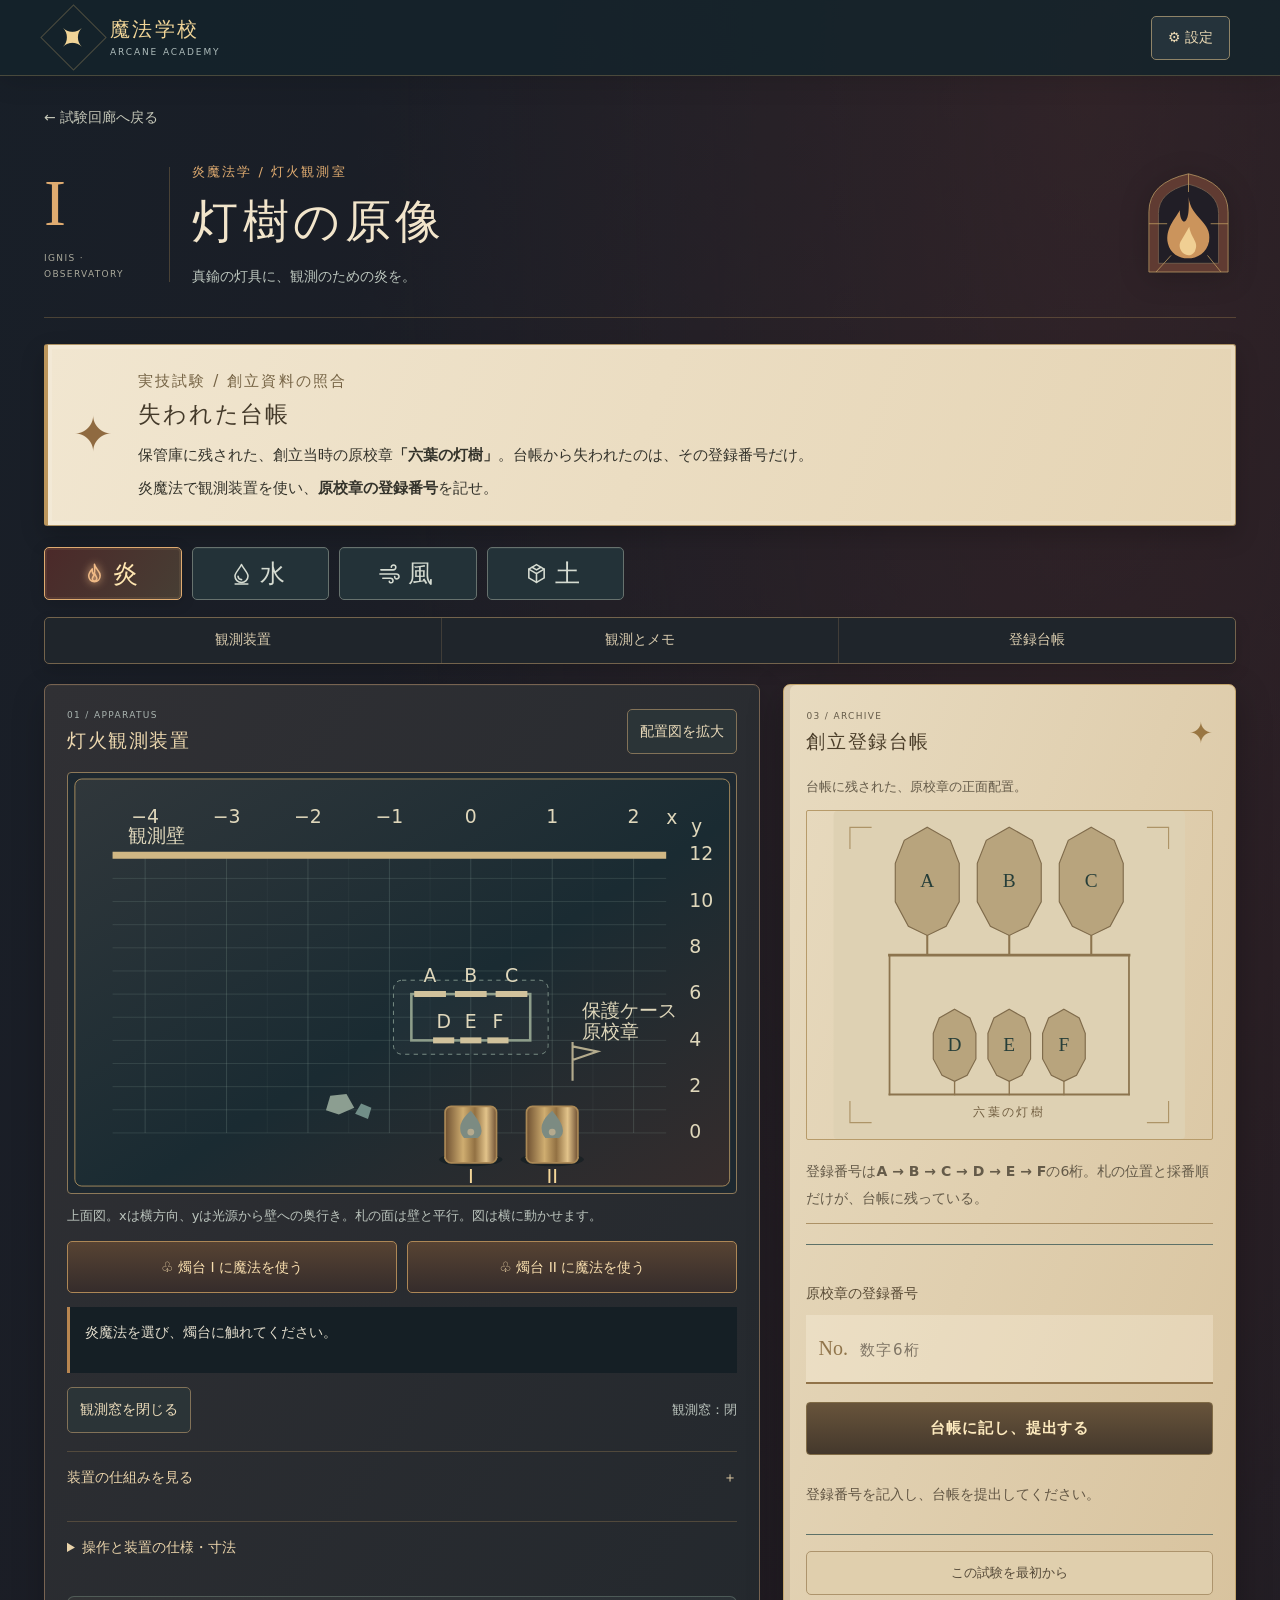
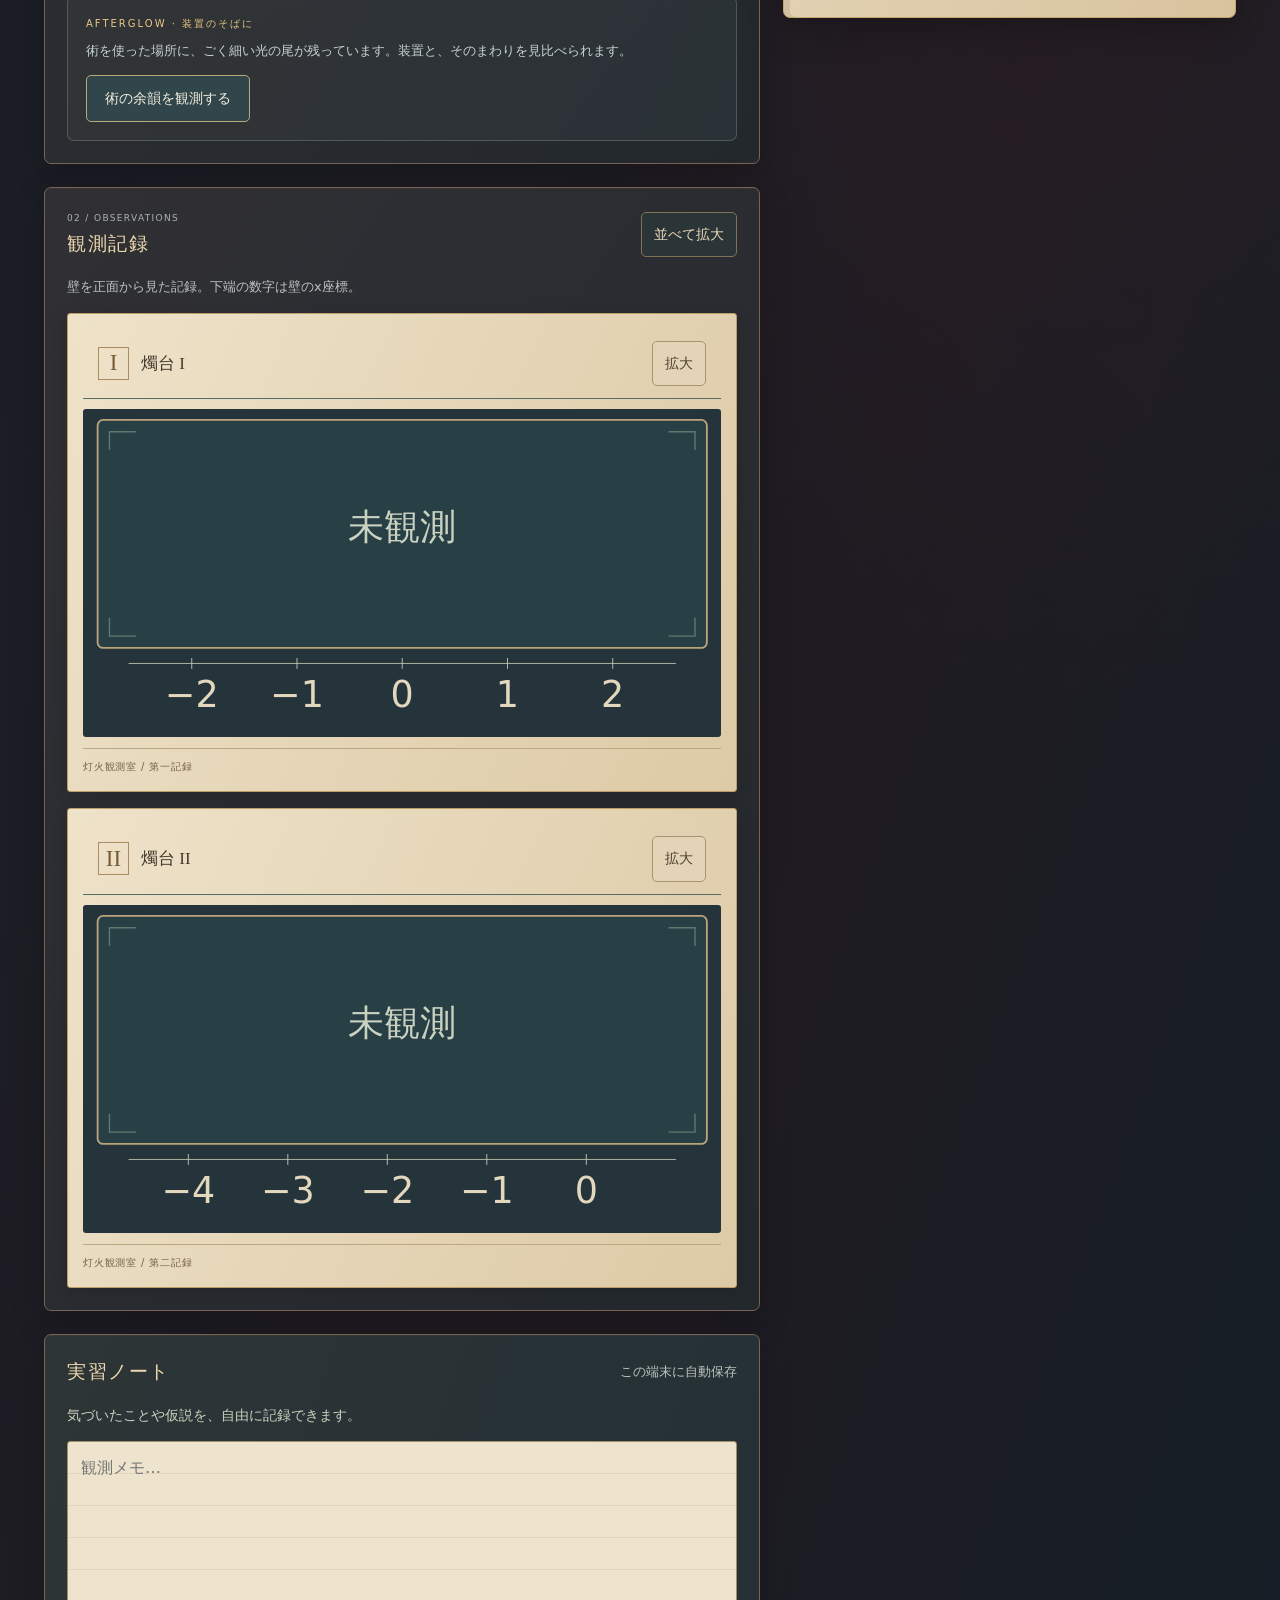
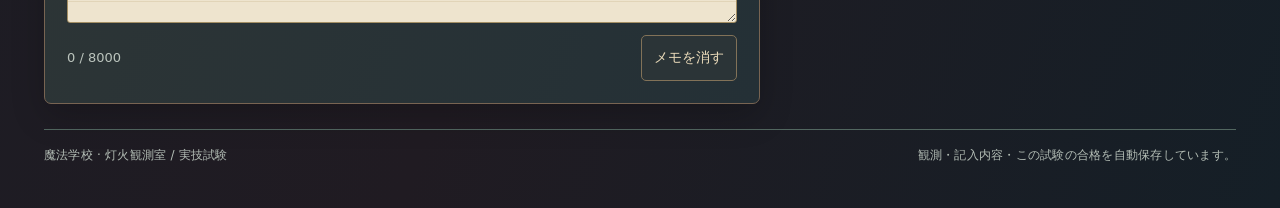
<file: fire-studio.html>
<!doctype html>
<html lang="ja">
<head>
<meta charset="utf-8">
<meta name="viewport" content="width=device-width,initial-scale=1,viewport-fit=cover">
<meta name="theme-color" content="#241b22">
<meta name="description" content="魔法学校・灯火観測室。炎を灯し、観測を記録し、失われた台帳を埋める。">
<title>魔法学校｜灯火観測室・灯樹の原像</title>
<link rel="stylesheet" href="fire-experiment.css?v=4">
<link rel="stylesheet" href="academy-studio.css?v=1">
<link rel="stylesheet" href="academy-studio-sfx.css?v=1">
<script src="academy-studio-sfx.js?v=1" defer></script>
<link rel="stylesheet" href="academy-statistics.css?v=1">
<script src="academy-statistics-config.js?v=1" defer></script><script src="academy-statistics.js?v=1" defer></script>
<script src="fire-experiment-model.js?v=4" defer></script>
<script src="fire-experiment-app.js?v=5" defer></script>
<script src="fire-studio.js?v=1" defer></script>
<link rel="stylesheet" href="academy-magic-vfx.css?v=2">
<script src="academy-magic-vfx.js?v=3" defer></script>
<link rel="stylesheet" href="academy-element-icons.css?v=1">
<script src="academy-element-icons.js?v=1" defer></script>
<link rel="stylesheet" href="academy-graduation.css?v=3">
<script src="academy-preview-progress.js?v=3" defer></script>
<script src="graduation-magic-model.js?v=1" defer></script><script src="graduation-state.js?v=1" defer></script><script src="academy-graduation.js?v=4" defer></script>
</head>
<body class="studio-fire" data-academy-room="fire">
<div class="academy-topbar"><a class="academy-brand" href="index.html"><span aria-hidden="true">✦</span><span>魔法学校<small>ARCANE ACADEMY</small></span></a><button type="button" class="settings-button" data-settings>⚙ 設定</button></div>
<main>
<a class="back" href="index.html">← 試験回廊へ戻る</a>
<header class="studio-heading"><div class="room-number">I <span>IGNIS · OBSERVATORY</span></div><div><p class="room-kicker">炎魔法学 / 灯火観測室</p><h1>灯樹の原像</h1><p class="room-subtitle">真鍮の灯具に、観測のための炎を。</p></div><svg class="room-emblem" viewBox="0 0 120 140" aria-hidden="true"><path d="M10 130V54Q10 17 60 6Q110 17 110 54V130Z" fill="#603b32" stroke="#b69763"/><path d="M22 119V56Q22 29 60 19Q98 29 98 56V119Z" fill="#211e26" stroke="#796450"/><path d="M60 35C63 63 90 66 86 91C81 119 40 120 34 94C30 75 44 62 49 52C49 72 63 75 60 35Z" fill="#cb945c"/><path d="M61 73C63 88 74 92 68 104C59 117 43 101 51 90Z" fill="#f0cf93"/><path d="M60 6V29M10 69H33M88 69H110M19 130L38 109M101 130L84 109" stroke="#bd9a60"/></svg></header>
<section class="assignment" aria-labelledby="assignment-title"><div class="seal-mark" aria-hidden="true">✦</div><div><p class="paper-eyebrow">実技試験 / 創立資料の照合</p><h2 id="assignment-title">失われた台帳</h2><p>保管庫に残された、創立当時の原校章<b>「六葉の灯樹」</b>。台帳から失われたのは、その登録番号だけ。</p><p>炎魔法で観測装置を使い、<b>原校章の登録番号</b>を記せ。</p></div></section>
<nav class="magics" aria-label="使用する魔法">
<button type="button" class="magic" data-magic="fire" aria-pressed="true"><span aria-hidden="true">♨</span> 炎</button>
<button type="button" class="magic" data-magic="water" aria-pressed="false"><span aria-hidden="true">≈</span> 水</button>
<button type="button" class="magic" data-magic="wind" aria-pressed="false"><span aria-hidden="true">彡</span> 風</button>
<button type="button" class="magic" data-magic="earth" aria-pressed="false"><span aria-hidden="true">⬡</span> 土</button>
</nav>
<nav class="work-tabs" aria-label="実習内の移動"><a href="#lab-title">観測装置</a><a href="#records-title">観測とメモ</a><a href="#archive-title">登録台帳</a></nav>
<div class="studio-workspace">
<section class="panel lab" aria-labelledby="lab-title">
<div class="topline"><div><p class="section-number">01 / APPARATUS</p><h2 id="lab-title">灯火観測装置</h2></div><button type="button" class="small-button" id="enlargeRoom">配置図を拡大</button></div>
<div class="scene" tabindex="0" aria-label="配置図。横にスクロールできます"><svg id="room" viewBox="0 0 780 490" xmlns="http://www.w3.org/2000/svg" role="group" aria-label="上から見た実験室の配置図"></svg></div>
<p class="caption">上面図。xは横方向、yは光源から壁への奥行き。札の面は壁と平行。図は横に動かせます。</p>
<div class="lamps"><button type="button" data-lamp="first" aria-pressed="false"><span aria-hidden="true">♧</span> 燭台 I に魔法を使う</button><button type="button" data-lamp="second" aria-pressed="false"><span aria-hidden="true">♧</span> 燭台 II に魔法を使う</button></div>
<div class="status" id="status" role="status" aria-live="polite">炎魔法を選び、燭台に触れてください。</div>
<div class="utility-row"><button type="button" class="small-button" id="cover">観測窓を閉じる</button><span class="small" id="windowState">観測窓：閉</span></div>
<details class="mechanism" id="mechanism"><summary>装置の仕組みを見る <span aria-hidden="true">＋</span></summary><div class="mechanism-content"><h3>金属と、光の通り道</h3><ol><li>数字が透かされた金属札に光を当てます。</li><li>穴がある部分だけ、光が通ります。</li><li>二枚が重なると、両方に穴がある部分だけ光が通ります。</li><li>その結果、元の札とは異なる数字が壁に映ることがあります。</li></ol><div class="mechanism-diagram" id="mechanismDiagram" role="img" aria-label="説明用の数字4と7の透かしを重ねると、両方に共通する右側の二つの穴だけが明るくなる"></div><p class="small">明るい箇所が、光の通る穴です。説明用の札を使った図で、試験の札の刻字ではありません。</p></div></details>
<details class="specs"><summary>操作と装置の仕様・寸法</summary>
<p>燭台のボタンに、選択中の魔法を使います。炎で点火すると、その燭台の遮光蓋が開きます。遮光蓋は連動しており、壁へ届く観測光は常に一灯分です。他の芯に火が残っていても、その光は壁に届きません。</p>
<p>原校章は、6枚の火焔形の金属札と支柱を一体に組んだ立体金工です。正面は保護ケースの内側を向いています。上面図では札を真上から見ています。</p>
<p>札にはそれぞれ0〜9の数字が一つ、透かしで刻まれています。金属は不透明、透かしは透明です。すべて同じ刻字規格・同じ向きです。</p>
<p>光源は点光源、光は直進するものとして扱います。反射・散乱・半影は考えません。観測壁の目盛りと額縁は固定の計測枠です。</p>
<div class="table-wrap"><table><caption>装置の寸法（単位は共通。高さは光源の高さを0とする）</caption><thead><tr><th>装置</th><th>x</th><th>y</th><th>中心の高さ</th><th>札の幅</th></tr></thead><tbody>
<tr><td>燭台 I</td><td>0</td><td>0</td><td>0</td><td>—</td></tr><tr><td>燭台 II</td><td>1</td><td>0</td><td>0</td><td>—</td></tr>
<tr><td>札 A</td><td>−1/2</td><td>6</td><td>3</td><td>0.39</td></tr><tr><td>札 B</td><td>0</td><td>6</td><td>3</td><td>0.39</td></tr><tr><td>札 C</td><td>1/2</td><td>6</td><td>3</td><td>0.39</td></tr>
<tr><td>札 D</td><td>−1/3</td><td>4</td><td>2</td><td>0.26</td></tr><tr><td>札 E</td><td>0</td><td>4</td><td>2</td><td>0.26</td></tr><tr><td>札 F</td><td>1/3</td><td>4</td><td>2</td><td>0.26</td></tr>
<tr><td>観測壁</td><td>目盛りを参照</td><td>12</td><td>—</td><td>—</td></tr></tbody></table></div>
<p>札の縦横比はすべて同じです。各透かしは、下の規格に従って作られています。壁の図も、札と同じ向きから見たものです。</p><div class="font-grid" id="fontSamples" role="img" aria-label="透かしの刻字規格、0から9の見本"></div>
<p>観測は点火時に自動で記録されます。記録は何度でも見比べられ、ページを閉じても保存されます。</p><p class="small">炎：燃やす・温める／水：水を出す・流す／風：風を起こす／土：土や石を動かす。</p>
</details>
</section>
<section class="panel records" aria-labelledby="records-title"><div class="topline"><div><p class="section-number">02 / OBSERVATIONS</p><h2 id="records-title">観測記録</h2></div><button type="button" class="small-button" id="compare">並べて拡大</button></div><p class="small">壁を正面から見た記録。下端の数字は壁のx座標。</p><div class="record-grid">
<article class="record" id="firstFrame"><div class="topline"><h3><span class="record-index">I</span>燭台 I</h3><button type="button" class="small-button" data-zoom="first">拡大</button></div><svg id="observFirst" viewBox="0 0 700 320" role="img" aria-label="燭台Iは未観測"></svg><p class="record-foot">灯火観測室 / 第一記録</p></article>
<article class="record" id="secondFrame"><div class="topline"><h3><span class="record-index">II</span>燭台 II</h3><button type="button" class="small-button" data-zoom="second">拡大</button></div><svg id="observSecond" viewBox="0 0 700 320" role="img" aria-label="燭台IIは未観測"></svg><p class="record-foot">灯火観測室 / 第二記録</p></article>
</div></section>
<section class="panel notebook" aria-labelledby="notes-title"><div class="topline"><h2 id="notes-title">実習ノート</h2><span class="small" id="notesStatus" aria-live="polite">この端末に自動保存</span></div><label for="experimentNotes">気づいたことや仮説を、自由に記録できます。</label><textarea id="experimentNotes" rows="5" maxlength="8000" placeholder="観測メモ…"></textarea><div class="notebook-bottom"><span id="notesCount" class="small">0 / 8000</span><button type="button" class="small-button" id="clearNotes">メモを消す</button></div></section>
<aside class="panel archive" aria-labelledby="archive-title"><div class="topline"><div><p class="section-number">03 / ARCHIVE</p><h2 id="archive-title">創立登録台帳</h2></div><span class="archive-corner" aria-hidden="true">✦</span></div><p class="small">台帳に残された、原校章の正面配置。</p>
<svg id="archiveDiagram" viewBox="0 0 600 560" role="img" aria-label="原校章の配置略図。上段は左からA、B、C。下段は左からD、E、F。刻字は記録されていない。"></svg>
<p class="archive-note">登録番号は<b>A → B → C → D → E → F</b>の6桁。札の位置と採番順だけが、台帳に残っている。</p>
<form id="answerForm" novalidate><label for="answer">原校章の登録番号</label><div class="ledger-entry"><span aria-hidden="true">No.</span><input id="answer" name="answer" type="text" inputmode="numeric" autocomplete="off" spellcheck="false" maxlength="40" placeholder="数字6桁" aria-describedby="feedback"></div><button type="submit" class="primary" id="submit">台帳に記し、提出する</button></form>
<div id="feedback" class="feedback" aria-live="polite">登録番号を記入し、台帳を提出してください。</div>
<section id="pass" class="pass" hidden><div class="ritual-lights" aria-hidden="true"><i></i><i></i><i></i><i></i></div><div class="academy-pass-stamp" role="img" aria-label="学院の合格印"><span>ARCANE ACADEMY</span><b>合格</b><small>IGNIS</small></div><h3>炎魔法学　合格</h3><p>台帳の登録番号が照合されました。</p><svg id="restoredSeal" viewBox="0 0 600 560" role="img" aria-label="復元された原校章"></svg><p class="small">合格の記録を残したまま、観測を続けられます。</p><a href="index.html">試験回廊に戻る →</a></section>
<div class="answer-bottom"><button type="button" class="secondary" id="reset">この試験を最初から</button></div></aside>
</div>
<footer><span>魔法学校 · 灯火観測室 / 実技試験</span><span id="saveStatus">観測と記入内容を自動保存します。</span></footer>
</main>
<dialog id="zoomDialog"><div class="topline"><h2 id="zoomTitle">配置図</h2><button type="button" class="secondary" id="closeZoom">閉じる</button></div><div class="zoom-scroll" id="zoomContent"></div><p class="small">横に収まらない図はスクロールできます。Escキーでも閉じられます。</p></dialog>
<noscript>この試験にはJavaScriptが必要です。</noscript>
</body>
</html>
</file>
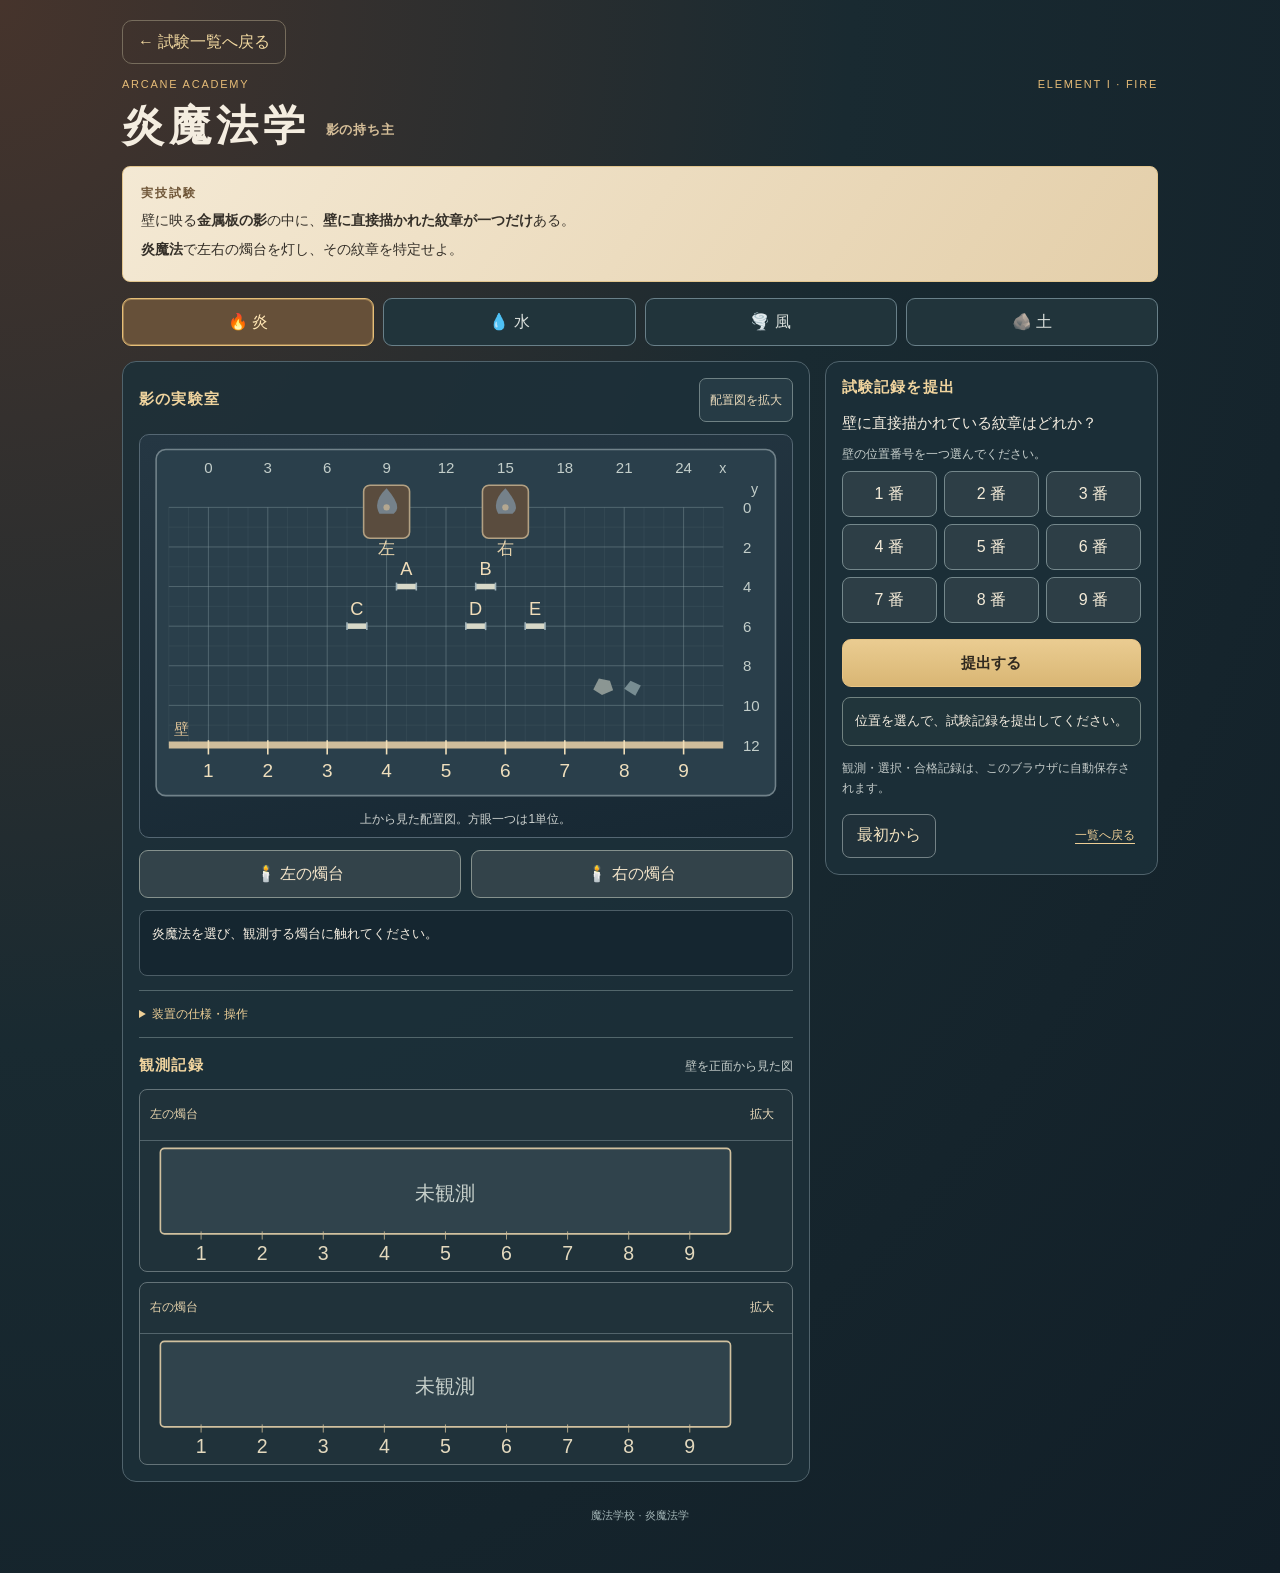
<file: fire.html>
<!DOCTYPE html>
<html lang="ja">
<head>
<meta charset="utf-8">
<meta name="viewport" content="width=device-width, initial-scale=1, viewport-fit=cover">
<meta name="theme-color" content="#17232c">
<meta name="description" content="魔法学校・炎魔法学『影の持ち主』。二つの灯火と、壁に現れる紋章の試験。">
<title>魔法学校｜炎魔法学・影の持ち主</title>
<link rel="stylesheet" href="fire.css?v=2">
<script src="fire-model.js?v=2" defer></script>
<script src="fire-app.js?v=3" defer></script>
</head>
<body>
<main>
<a class="back" href="index.html">← 試験一覧へ戻る</a>
<header><div class="eyebrow"><span>ARCANE ACADEMY</span><span>ELEMENT I · FIRE</span></div><h1>炎魔法学 <span>影の持ち主</span></h1></header>
<section class="paper"><h2>実技試験</h2><p>壁に映る<b>金属板の影</b>の中に、<b>壁に直接描かれた紋章が一つだけ</b>ある。</p><p><b>炎魔法</b>で左右の燭台を灯し、その紋章を特定せよ。</p></section>
<nav class="magics" aria-label="使用する魔法">
<button type="button" class="magic" data-magic="fire" aria-pressed="true">🔥 炎</button>
<button type="button" class="magic" data-magic="water" aria-pressed="false">💧 水</button>
<button type="button" class="magic" data-magic="wind" aria-pressed="false">🌪️ 風</button>
<button type="button" class="magic" data-magic="earth" aria-pressed="false">🪨 土</button>
</nav>
<div class="grid">
<section class="panel" aria-labelledby="lab-title">
<div class="topline"><h2 id="lab-title">影の実験室</h2><button type="button" class="small-button" id="enlargeRoom">配置図を拡大</button></div>
<div class="scene"><svg id="stage" class="stage" viewBox="0 0 800 455" xmlns="http://www.w3.org/2000/svg" role="group" aria-label="上から見た実験室の配置図"></svg><div class="caption">上から見た配置図。方眼一つは1単位。</div></div>
<div class="lamps"><button type="button" class="lamp" data-lamp="left">🕯️ 左の燭台</button><button type="button" class="lamp" data-lamp="right">🕯️ 右の燭台</button></div>
<div class="status" id="status" role="status" aria-live="polite">炎魔法を選び、観測する燭台に触れてください。</div>
<details class="specs"><summary>装置の仕様・操作</summary><p>金属板は5枚。すべて同じ形・同じ大きさ・同じ向きで、壁と平行に吊られている。板の幅は1単位。</p><p>燭台は点光源として扱う。光源と板の中心は同じ高さにあり、光は直進する。反射・散乱・半影は考えない。</p><p>観測窓は、選んだ燭台側だけの防光扉を開く。もう片方が灯っていても、その光は壁に届かない。壁には、金属板による影と、描かれた紋章以外の模様はない。</p><p>配置図の金色の点が光源、銀色の線が金属板。方眼の座標は次の通り。</p><div class="table-wrap"><table><caption>装置の位置（x：横、y：燭台から壁への方向）</caption><thead><tr><th>装置</th><th>x</th><th>y</th></tr></thead><tbody><tr><td>左の光源</td><td>9</td><td>0</td></tr><tr><td>右の光源</td><td>15</td><td>0</td></tr><tr><td>板 A</td><td>10</td><td>4</td></tr><tr><td>板 B</td><td>14</td><td>4</td></tr><tr><td>板 C</td><td>7.5</td><td>6</td></tr><tr><td>板 D</td><td>13.5</td><td>6</td></tr><tr><td>板 E</td><td>16.5</td><td>6</td></tr><tr><td>壁</td><td>位置1〜9：0,3,…,24</td><td>12</td></tr></tbody></table></div><p>燭台のボタンには選んだ魔法を使う。配置図の金属板や小石にも触れられる。記録されるのは装置が静止した状態の観測。</p><p>炎：燃やす・温める／水：水を出す・流す／風：風を起こす／土：土や石を動かす。</p></details>
<section class="records" aria-labelledby="observation-title"><div class="topline"><h2 id="observation-title">観測記録</h2><span class="small">壁を正面から見た図</span></div>
<div class="observ-frame" id="leftFrame"><div class="record-heading"><h3>左の燭台</h3><button type="button" class="small-button" data-enlarge="left">拡大</button></div><svg id="observLeft" viewBox="0 0 800 160" role="img" aria-label="左の観測は未記録"></svg></div>
<div class="observ-frame" id="rightFrame"><div class="record-heading"><h3>右の燭台</h3><button type="button" class="small-button" data-enlarge="right">拡大</button></div><svg id="observRight" viewBox="0 0 800 160" role="img" aria-label="右の観測は未記録"></svg></div>
</section>
</section>
<section class="panel answer-panel" aria-labelledby="answer-title"><div class="topline"><h2 id="answer-title">試験記録を提出</h2></div><p class="answer-question">壁に直接描かれている紋章はどれか？</p><div class="small">壁の位置番号を一つ選んでください。</div><div class="wall-choices" id="wallChoices" role="group" aria-label="直接描かれた紋章の位置"></div><button type="button" class="primary submit" id="submit">提出する</button><div class="feedback" id="feedback" aria-live="polite">位置を選んで、試験記録を提出してください。</div><div class="pass" id="pass" hidden><h3>炎魔法学　合格</h3><p>試験記録が受理されました。</p><a href="index.html">試験一覧に戻る</a></div><p class="side-note" id="saveStatus">観測・選択・合格記録は、このブラウザに自動保存されます。</p><div class="answer-bottom"><button type="button" class="secondary" id="reset">最初から</button><a class="plain-link" href="index.html">一覧へ戻る</a></div></section>
</div>
<footer>魔法学校 · 炎魔法学</footer>
</main>
<dialog id="zoomDialog"><div class="topline"><h2 id="zoomTitle">配置図</h2><button type="button" class="secondary" id="closeZoom">閉じる</button></div><div class="zoom-scroll"><svg id="zoomStage" xmlns="http://www.w3.org/2000/svg" role="img"></svg></div><p class="small">横に収まらない場合は、図を横にスクロールできます。</p></dialog>
<noscript>この試験にはJavaScriptが必要です。</noscript>
</body>
</html>
</file>
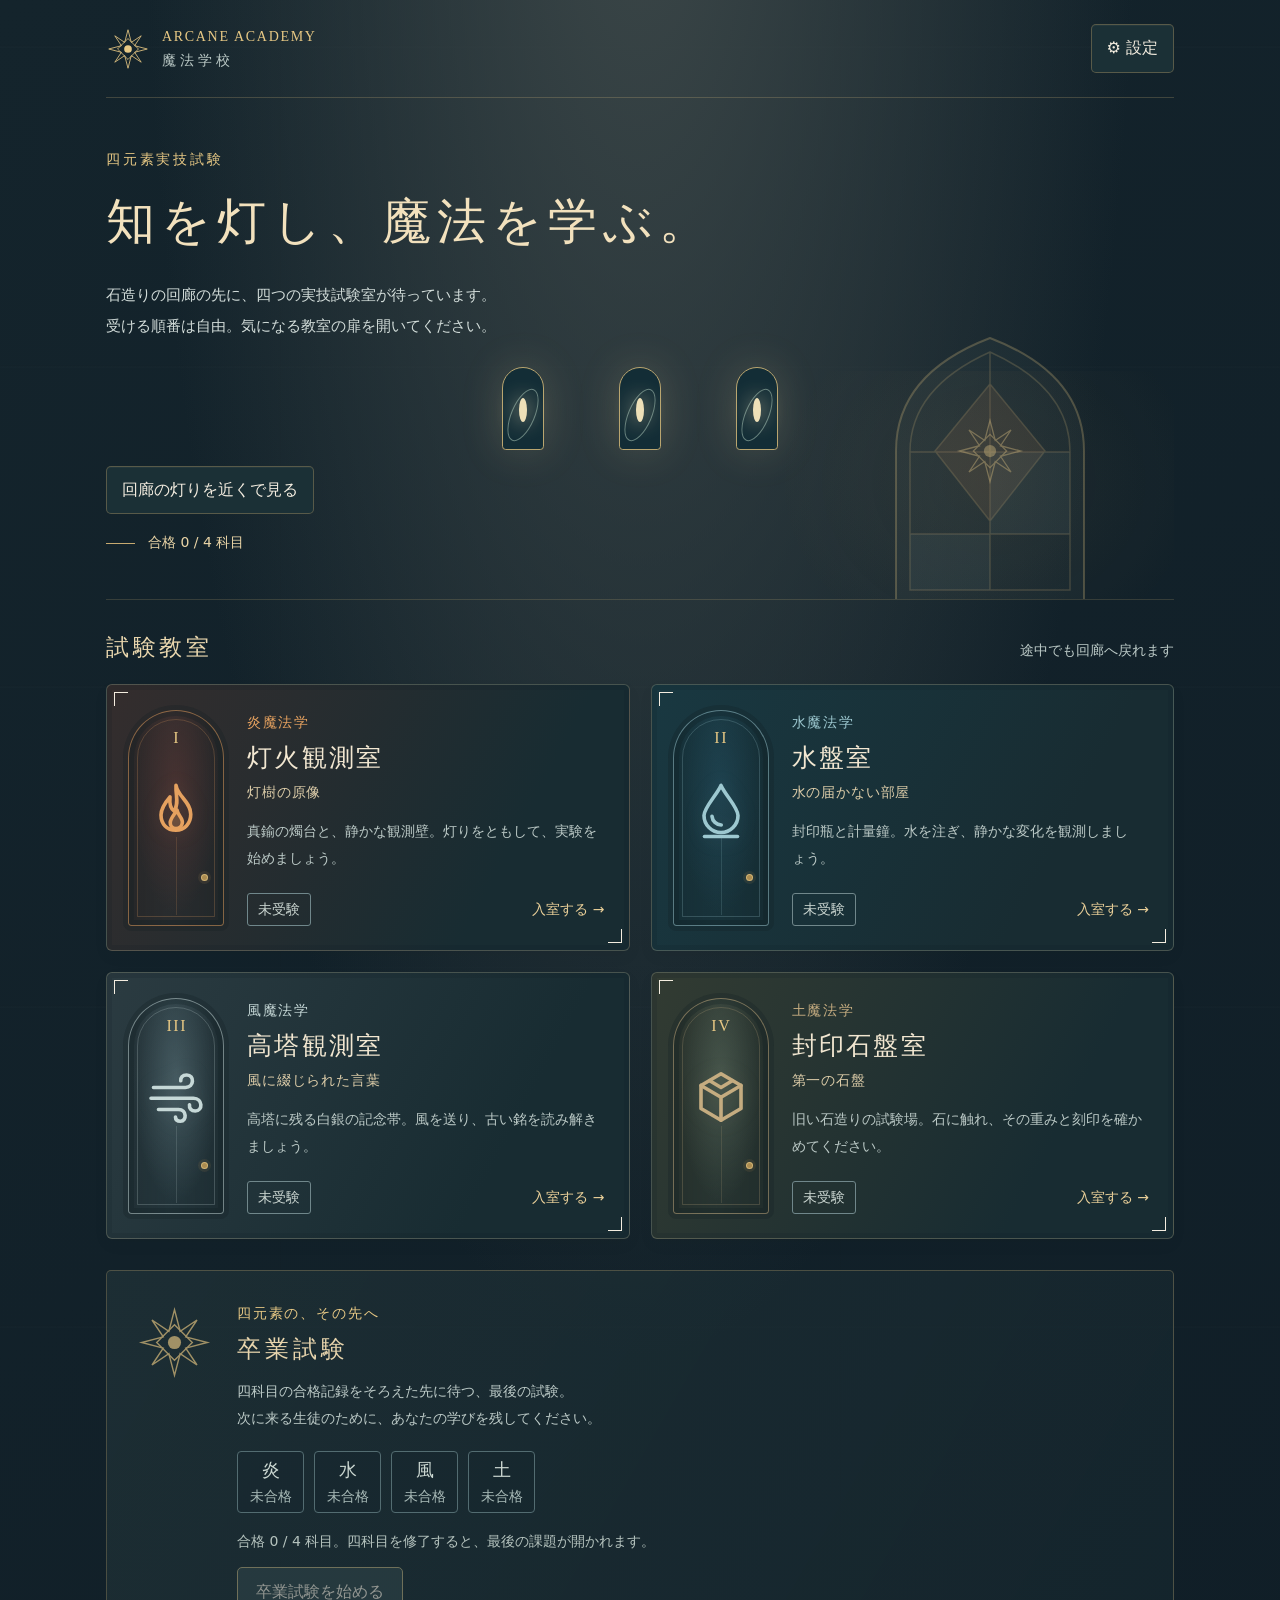
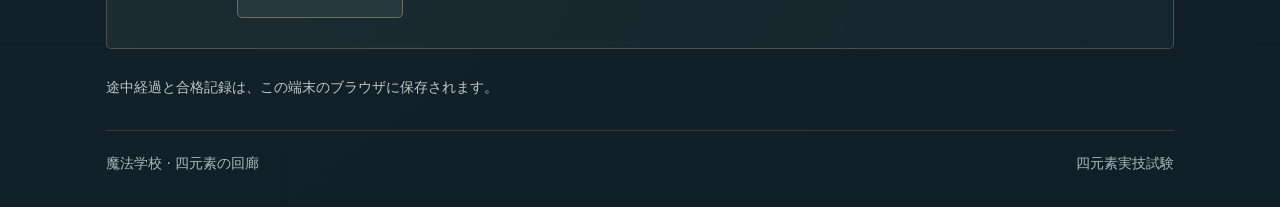
<file: graduation.html>
<!doctype html>
<html lang="ja">
<head>
 <meta charset="utf-8"><meta name="viewport" content="width=device-width,initial-scale=1">
 <meta name="theme-color" content="#14242c"><meta name="description" content="魔法学校の最終卒業試験。四つの学びを振り返り、次に来る生徒のための光を残す。">
 <title>魔法学校｜卒業試験・手を離した、その先に</title>
 <link rel="stylesheet" href="graduation.css?v=1">
 <script defer src="wind-ribbon-data.js"></script><script defer src="wind-ribbon-model.js"></script>
 <link rel="stylesheet" href="academy-studio-sfx.css?v=1"><link rel="stylesheet" href="academy-element-icons.css?v=1">
 <script defer src="academy-studio-sfx.js?v=1"></script><script defer src="academy-element-icons.js?v=1"></script>
 <link rel="stylesheet" href="academy-statistics.css?v=1">
 <script defer src="water-insight-model.js?v=1"></script><script defer src="academy-preview-progress.js?v=3"></script>
 <script defer src="graduation-magic-model.js?v=1"></script><script defer src="graduation-state.js?v=1"></script>
 <script defer src="graduation-screen.js?v=2"></script><script defer src="graduation-app.js?v=2"></script>
 <script defer src="academy-statistics-config.js?v=1"></script><script defer src="academy-statistics.js?v=1"></script>
</head>
<body>
 <div id="graduationContent" hidden>
 <header class="site-head"><div><span class="eyebrow" id="pageKicker">ARCANE ACADEMY · GRADUATION</span><h1 id="pageTitle">手を離した、その先に</h1></div><div class="settings"><button id="sound" type="button" data-settings>効果音・設定</button><button id="settings" type="button">設定</button></div></header>
 <p class="entry-link"><a href="index.html#graduation-exam" target="_top">← 試験回廊へ戻る</a></p>
 <nav class="rooms" aria-label="学びを振り返る"><a href="index.html#graduation-exam" target="_top" data-room="hall">試験回廊</a><a href="fire-studio.html#afterglow" target="_top" data-room="fire">炎の教室</a><a href="water-insight-experiment.html#afterglow" target="_top" data-room="water">水の教室</a><a href="wind-ribbon-experiment.html#afterglow" target="_top" data-room="wind">風の教室</a><a href="earth-studio.html#afterglow" target="_top" data-room="earth">土の教室</a></nav>
 <main>
  <section id="admissionNotice" class="admission-notice" hidden aria-live="polite"></section>
  <section class="assignment" aria-labelledby="taskTitle"><span class="eyebrow" id="roomKicker">最終卒業試験</span><h2 id="taskTitle">次に来る誰かのために</h2><p id="taskText">この回廊に、あなたが手を離しても灯る光を一つ残しなさい。</p><p class="small" id="taskAside">既にある灯りを消す必要はありません。灯座の魔力は院務員が七夜ごとに補給します。</p></section>
  <div class="play-layout">
   <section class="workbench" aria-label="魔法の観測台">
    <div class="scene-head"><div><span class="eyebrow" id="sceneKicker">ENTRANCE HALL</span><h3 id="sceneTitle">あなたを迎えた光</h3></div><div class="scene-tools"><button id="focusBench" type="button" aria-pressed="false">観測に集中</button><button id="zoom" type="button">拡大</button></div></div>
    <div id="apparatus" class="apparatus"></div>
    <div id="deviceControls" class="device-controls"></div>
    <p id="deviceCaption" class="device-caption"></p>
    <div class="spell-dock" role="group" aria-label="魔法選択">
     <button data-spell="fire" aria-pressed="true"><span class="sigil">焔</span>炎</button><button data-spell="water" aria-pressed="false"><span class="sigil">滴</span>水</button><button data-spell="wind" aria-pressed="false"><span class="sigil">羽</span>風</button><button data-spell="earth" aria-pressed="false"><span class="sigil">石</span>土</button>
    </div>
    <p id="castInstruction" class="cast-instruction">魔法を選び、触れたいものをタップしてください。</p>
    <div class="target-actions"><button id="castObject" type="button">灯座へ魔法を使う</button><button id="inspect" type="button">灯りをよく見る</button></div>
    <div class="trace-workspace"><div class="trace-title"><span>目の前に残る、術の余韻</span><span id="handState">手の支え</span></div><div id="traceBoard" class="trace-board"><svg id="threads" viewBox="0 0 660 310" preserveAspectRatio="none" aria-hidden="true"></svg><div id="traces" class="traces"></div></div></div>
    <div class="hand-controls"><button id="selectedSupport" type="button">選んだ術の支えを離す</button><button id="release" type="button" class="major">すべて手を離す</button><button id="hold" type="button">もう一度支える</button></div>
    <p id="status" role="status" aria-live="polite" class="status">まずは装置や灯りを眺めてください。教室にも戻れます。</p>
    <div class="graduation-replay" hidden><button type="button" data-replay-graduation>卒業画面をもう一度見る</button></div>
    <div class="bench-foot"><button id="record" type="button">今の観測を記録</button><button id="resetRoom" type="button">この場所を最初に戻す</button></div>
   </section>
   <aside class="journal"><span class="eyebrow">FIELD NOTES</span><h2>観測と余白</h2><p class="small">見つけたことや、もう一度比べたいことを自由に書き留められます。</p><details id="help"><summary>操作の手引き</summary><p>魔法を選んで、装置や目に見える働きをタップします。自分が支えている術には「手」の印が付きます。ひとつだけ支えを離し、どの変化が残るか比べることもできます。</p><p>淡い四角は、まだその魔法を使っていない場所です。時間の経過を待つ必要はありません。「観測に集中」で操作台を画面内にまとめられます。</p></details><details><summary>考えるきっかけ</summary><button data-hint="1">手がかり 1</button><button data-hint="2">手がかり 2</button><button data-hint="3">手がかり 3</button><p id="hintText"></p></details><label for="notes">自由メモ</label><textarea id="notes" rows="7" maxlength="8000" placeholder="見たこと、比べたいことを書き留める…"></textarea><p id="saveStatus" class="small">卒業試験の観測とメモを自動保存します。</p><details><summary>観測記録 <span id="recordCount">0</span></summary><ol id="records"></ol></details><details><summary>灯座の保守記録</summary><p>閉じた術にも燃料の限りがあります。八夜分を蓄え、学院は七夜ごとに補給します。これは時間待ちの仕掛けではありません。</p><button id="night" hidden>一夜後の灯座を観測</button><p id="chargeReadout">回廊の灯座を選ぶと確認できます。</p></details><p class="small source-note" id="sourceNote">四つの教室へは上の扉から戻れます。観測した余韻は、それぞれの教室に残ります。</p></aside>
  </div>
  <section id="graduation" class="graduation" hidden><span class="eyebrow">ONE MORE LIGHT</span><h2>あなたが手を離しても。</h2><p>今、あなたの光が、回廊に加わりました。</p><div class="new-light-row"><span>これまでの灯り</span><i></i><i></i><i></i><i class="mine"></i><span>あなたの灯り</span></div><p class="small">先輩たちから受け継いだ光の中に、あなたの学びも加わりました。</p><button id="arrival" type="button">次の生徒の目で、入口を見る</button><div id="nextArrival" hidden><p class="arrival-line">「入学おめでとう。ようこそ、魔法学校へ。」</p><p>入口から見上げると、四つの光があなたを迎えています。</p></div></section>
 </main>
 <footer><a href="index.html" target="_top">魔法学校 · 四元素の回廊</a><span>最終卒業試験</span></footer>
 <dialog id="settingsDialog"><h2>卒業試験の設定</h2><label><input type="checkbox" id="reduced"> 動きを減らす</label><p>動きを止めても、観測後の形と文章は残ります。</p><button id="resetAll">卒業試験の観測・メモ・卒業記録を消す</button><button data-close="settingsDialog">閉じる</button></dialog>
 <dialog id="inspectDialog"><h2 id="inspectTitle">灯りの内側</h2><div id="inspectContent"></div><button data-close="inspectDialog">閉じる</button></dialog>
 <dialog id="zoomDialog" class="zoom-dialog"><h2 id="zoomTitle">装置・拡大</h2><div id="zoomContent"></div><button data-close="zoomDialog">閉じる</button></dialog>
 <dialog id="graduationScreen" class="graduation-screen" aria-labelledby="graduationTitle" aria-describedby="graduationMessage" aria-busy="false" data-phase="closed" tabindex="-1">
  <div id="graduationObservation" class="graduation-observation" hidden>
   <div id="graduationObservedScene" class="graduation-observed-scene"></div>
   <p role="status">手を離しても、光は残っています。</p>
  </div>
  <div id="graduationReady" class="graduation-ready" hidden>
   <div class="graduation-portrait" aria-hidden="true">
    <svg viewBox="0 0 800 290" focusable="false">
     <defs><radialGradient id="graduationHalo"><stop stop-color="#ead8a7" stop-opacity=".38"/><stop offset="1" stop-color="#ead8a7" stop-opacity="0"/></radialGradient></defs>
     <path d="M45 282V118Q45 40 125 10Q205 40 205 118V282M295 282V106Q295 20 400-25Q505 20 505 106V282M595 282V118Q595 40 675 10Q755 40 755 118V282" fill="none" stroke="#66858b" stroke-opacity=".3" stroke-width="4"/>
     <path d="M0 282H800" stroke="#84938b" stroke-opacity=".4"/>
     <g class="alumni-lights" fill="none" stroke="#adac8c" stroke-width="1.5">
      <path d="M104 242V132Q104 101 125 86Q146 101 146 132V242ZM365 242V113Q365 72 400 49Q435 72 435 113V242ZM654 242V132Q654 101 675 86Q696 101 696 132V242Z"/>
     </g>
     <g fill="url(#graduationHalo)"><ellipse cx="125" cy="164" rx="75" ry="100"/><ellipse cx="400" cy="139" rx="115" ry="145"/><ellipse cx="675" cy="164" rx="75" ry="100"/></g>
     <g fill="#e2d1a3"><ellipse cx="125" cy="165" rx="7" ry="18"/><ellipse cx="400" cy="142" rx="10" ry="25"/><ellipse cx="675" cy="165" rx="7" ry="18"/></g>
     <g class="graduate-light"><ellipse cx="545" cy="208" rx="98" ry="100" fill="url(#graduationHalo)"/><path d="M520 264V204Q520 172 545 155Q570 172 570 204V264Z" fill="#203b42" stroke="#e5d3a2" stroke-width="2"/><path d="M533 255Q507 202 545 178Q583 202 557 255" fill="none" stroke="#9ddae5"/><path d="M537 257Q563 224 541 186" fill="none" stroke="#c3d5a8"/><path d="M548 257Q574 221 551 183" fill="none" stroke="#d6e9e6"/><ellipse cx="545" cy="217" rx="8" ry="22" fill="#fff1bf"/><path d="M523 266H567" stroke="#e5d3a2" stroke-width="5"/></g>
    </svg>
   </div>
   <span class="eyebrow">ARCANE ACADEMY · GRADUATION</span>
   <h2 id="graduationTitle" tabindex="-1">卒業おめでとうございます</h2>
   <p id="graduationMessage">あなたの灯した光が、次の生徒を迎えます。</p>
   <div class="graduation-actions"><a id="shareGraduation" class="graduation-share" target="_blank" rel="noopener noreferrer">Xで卒業を報告する</a><button id="returnToStudy" type="button">試験室に戻る</button></div>
  </div>
  <div class="graduation-curtain" aria-hidden="true"></div>
 </dialog>
 </div>
 <noscript><p>魔法の観測にはJavaScriptが必要です。<a href="index.html" target="_top">試験回廊へ戻る</a></p></noscript>
</body>
</html>
</file>
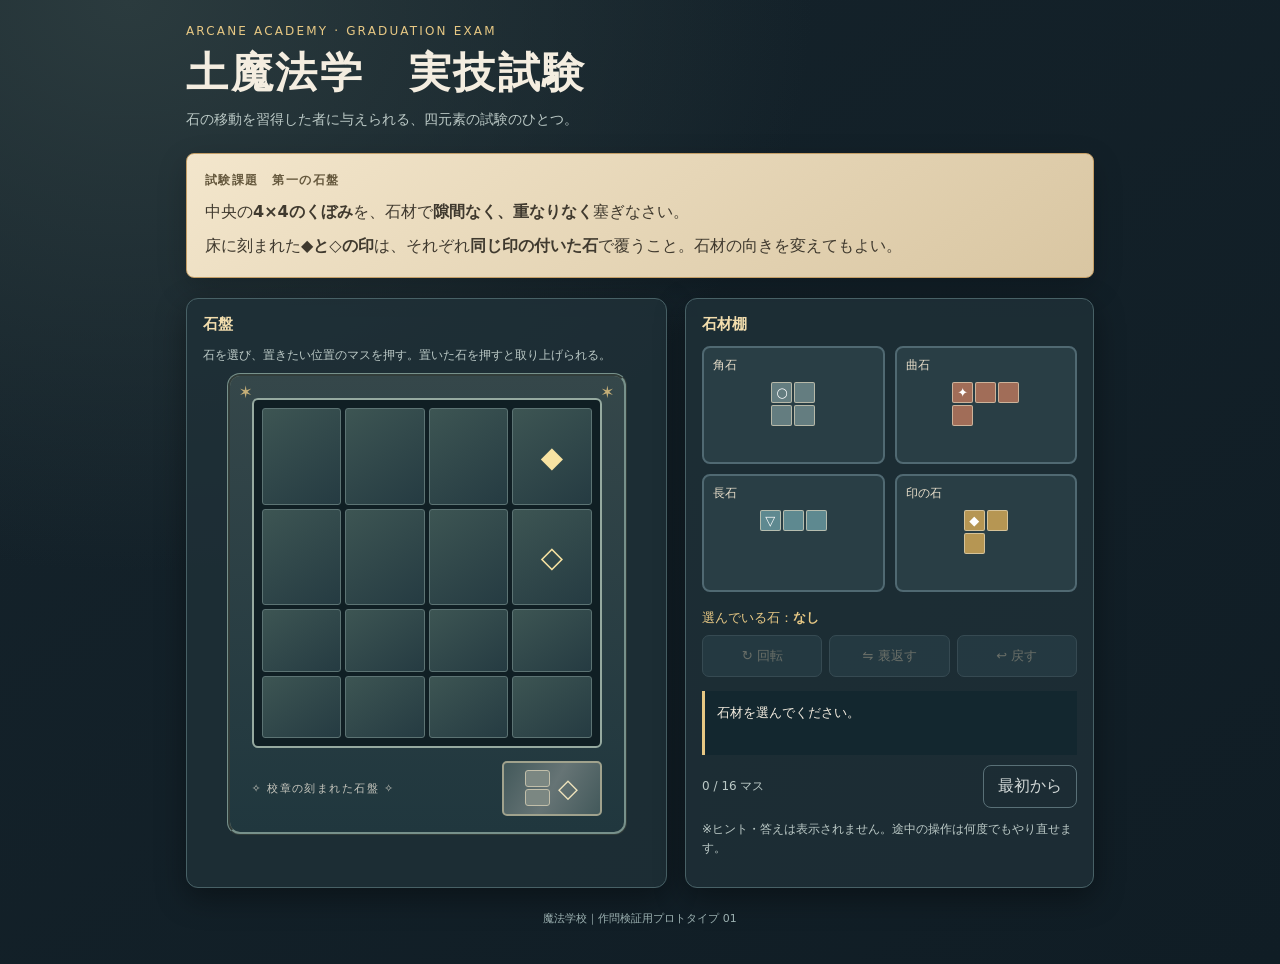
<file: prototype-01-4x4.html>
<!DOCTYPE html>
<html lang="ja">
<head>
<meta charset="utf-8">
<meta name="viewport" content="width=device-width, initial-scale=1">
<title>魔法学校｜土魔法学 試験</title>
<style>
:root{--bg:#121e25;--panel:#1d3036;--line:#486166;--ink:#f4ede0;--muted:#bbc9c6;--accent:#e7c884;--board:#284047;--shadow:rgba(0,0,0,.38)}
*{box-sizing:border-box}html{background:var(--bg)}body{margin:0;color:var(--ink);font-family:"Hiragino Kaku Gothic ProN","Yu Gothic",system-ui,sans-serif;background:radial-gradient(ellipse at 10% 0%,#2b3b3e 0%,transparent 42%),linear-gradient(145deg,#15232b,#101d25);min-height:100vh}
button{font:inherit;cursor:pointer;touch-action:manipulation}button:focus-visible{outline:3px solid #f8dca0;outline-offset:3px}
main{width:min(940px,100%);margin:0 auto;padding:24px 16px 38px}.label{font-size:12px;color:var(--accent);letter-spacing:.18em}.title{font-size:clamp(27px,5.5vw,42px);font-family:serif;letter-spacing:.06em;margin:7px 0}.subtitle{font-size:14px;color:var(--muted);line-height:1.65;margin:0 0 22px}
.paper{border:1px solid #c49e66;background:linear-gradient(145deg,#f3e6cc,#d9c6a2);color:#3f392e;padding:16px 18px;border-radius:8px;box-shadow:0 10px 30px #0003;line-height:1.8}.paper .paper-label{font-size:12px;font-weight:bold;letter-spacing:.12em;color:#65583d}.paper p{margin:6px 0 0}.paper b{color:#584126}
.layout{display:grid;grid-template-columns:minmax(0,1fr) minmax(290px,.85fr);gap:18px;margin-top:20px}.box{border:1px solid var(--line);background:rgba(31,48,55,.82);border-radius:12px;padding:16px;box-shadow:0 10px 30px var(--shadow)}.box h2{font-size:15px;margin:0 0 12px;color:#f2ddad}.tiny{font-size:12px;color:var(--muted);line-height:1.6}
.altar{position:relative;background:linear-gradient(#35474a,#20373e);padding:22px 20px 12px;border:3px ridge #77918b;border-radius:13px;margin:8px auto 0;max-width:400px}.altar::before{content:'✶';position:absolute;left:9px;top:6px;color:#c6af78;font-size:17px}.altar::after{content:'✶';position:absolute;right:9px;top:6px;color:#c6af78;font-size:17px}
#board{display:grid;grid-template-columns:repeat(4,1fr);gap:4px;width:100%;aspect-ratio:1;max-width:350px;margin:auto;padding:8px;border:2px solid #96aaa0;background:#101f24;border-radius:6px}.cell{width:100%;height:100%;border:1px solid #5c7373;background:linear-gradient(145deg,#3d5553,#253b42);border-radius:3px;display:flex;justify-content:center;align-items:center;color:#f8e3a2;font-size:clamp(20px,4vw,29px);position:relative;min-width:0;min-height:0}.cell:active{transform:scale(.97)}.cell.occupied{color:#f8f1df;box-shadow:inset 0 0 0 2px #ffffff32;cursor:pointer}.cell.occupied .glyph{font-size:clamp(16px,4vw,24px);font-weight:bold;text-shadow:0 1px 2px #0007}.cell.occupied .minilabel{position:absolute;top:2px;left:4px;font-size:10px;opacity:.8}.cell.preview{outline:2px solid #e8d7a7}
.altar-bottom{padding:10px 2px 2px;display:flex;align-items:center;justify-content:space-between;gap:10px;min-height:72px}.carving-caption{font-size:11px;opacity:.8;letter-spacing:.13em}.ornament{height:55px;min-width:100px;padding:4px 9px;display:flex;align-items:center;gap:8px;justify-content:center;background:linear-gradient(120deg,#43595b,#667475,#43595b);border:2px solid #a0a28d;border-radius:5px;color:#f0e4bd}.ornament .rune{font-size:26px}.ornament .bricks{display:flex;flex-direction:column;gap:2px}.ornament .brick{height:17px;width:25px;background:#7b8782;border:1px solid #c2bfaa;border-radius:3px}.ornament.selected{outline:3px solid var(--accent)}.ornament.removed{opacity:.4}.ornament-note{font-size:11px;line-height:1.5;color:#c8d0c8;text-align:right}
.rack{display:grid;grid-template-columns:repeat(2,minmax(0,1fr));gap:10px}.piece{background:#293e45;border:2px solid #506972;border-radius:8px;color:var(--ink);text-align:left;min-height:118px;padding:9px;display:flex;flex-direction:column;gap:8px}.piece.selected{border-color:#f1cf81;background:#3c4d4b;box-shadow:0 0 0 2px #eed19c50}.piece.done{opacity:.5}.piece-name{font-size:12px;color:#e8deca}.mini{display:grid;gap:2px;width:max-content;align-self:center;max-width:100%}.mini-cell{width:21px;height:21px;background:#899994;border:1px solid #e8dcc1a1;border-radius:2px;display:flex;align-items:center;justify-content:center;color:#fff;font-size:13px}.mini-cell.blank{background:transparent;border-color:transparent}
.control-title{margin:17px 0 8px;font-size:13px;color:var(--accent)}.controls{display:grid;grid-template-columns:repeat(3,1fr);gap:7px}.control{color:#f6e7c6;background:#35505b;border:1px solid #66818a;padding:11px 3px;border-radius:7px;font-size:13px}.control:disabled{opacity:.35;cursor:not-allowed}.secondary{color:#d3d9d8;background:transparent;border:1px solid #597077;padding:10px 14px;border-radius:8px}.status{padding:11px 12px;background:#13272f;border-left:3px solid var(--accent);margin-top:14px;font-size:13px;line-height:1.65;min-height:64px}.under{margin-top:10px;display:flex;align-items:center;justify-content:space-between;gap:8px}.footer{text-align:center;font-size:11px;color:#9cb1b1;margin-top:23px}.success{display:none;margin-top:16px;padding:16px;border:1px solid #e7c884;background:#2b4143;border-radius:9px;text-align:center}.success.show{display:block}.success h3{font-family:serif;font-size:23px;color:#f8dd95;margin:0 0 4px}.success p{margin:5px 0;font-size:14px}.success small{color:#c7d0c9}
@media(max-width:700px){main{padding:17px 12px 25px}.layout{grid-template-columns:1fr}.box{padding:13px}.altar{max-width:390px;padding:16px 14px 7px}.rack{grid-template-columns:repeat(4,minmax(0,1fr));gap:6px}.piece{min-height:96px;padding:7px 3px;gap:6px}.piece-name{text-align:center;font-size:11px}.mini-cell{height:16px;width:16px;font-size:9px}.subtitle{margin-bottom:16px}.paper{padding:13px 15px}}
@media(max-width:380px){.rack{grid-template-columns:repeat(2,minmax(0,1fr))}.piece{min-height:95px}.mini-cell{height:19px;width:19px}}
</style>
</head>
<body>
<main>
<header><div class="label">ARCANE ACADEMY · GRADUATION EXAM</div><h1 class="title">土魔法学　実技試験</h1><p class="subtitle">石の移動を習得した者に与えられる、四元素の試験のひとつ。</p></header>
<section class="paper"><div class="paper-label">試験課題　第一の石盤</div><p>中央の<strong>4×4のくぼみ</strong>を、石材で<strong>隙間なく、重なりなく</strong>塞ぎなさい。</p><p>床に刻まれた<strong>◆と◇の印</strong>は、それぞれ<strong>同じ印の付いた石</strong>で覆うこと。石材の向きを変えてもよい。</p></section>
<div class="layout">
<section class="box"><h2>石盤</h2><div class="tiny">石を選び、置きたい位置のマスを押す。置いた石を押すと取り上げられる。</div>
<div class="altar"><div id="board" aria-label="4行4列の石盤"></div><div class="altar-bottom"><div class="carving-caption">✧ 校章の刻まれた石盤 ✧</div><button class="ornament" id="ornament" aria-label="石盤の縁の飾りを調べる"><div class="bricks"><span class="brick"></span><span class="brick"></span></div><span class="rune">◇</span></button></div></div>
<div class="success" id="success" role="status"><h3>✦ 合格 ✦</h3><p>土魔法学の実技試験に合格しました。</p><small>最初に気づいたこと、迷ったことを教えてください。</small></div>
</section>
<section class="box"><h2>石材棚</h2><div class="rack" id="rack"></div>
<p class="control-title">選んでいる石：<strong id="selectedLabel">なし</strong></p><div class="controls"><button class="control" id="rotate" disabled>↻ 回転</button><button class="control" id="flip" disabled>⇋ 裏返す</button><button class="control" id="clearSelected" disabled>↩ 戻す</button></div><div class="status" id="status" aria-live="polite">石材を選んでください。</div><div class="under"><span class="tiny" id="filledCount">0 / 16 マス</span><button class="secondary" id="reset">最初から</button></div><p class="tiny">※ヒント・答えは表示されません。途中の操作は何度でもやり直せます。</p></section>
</div>
<div class="footer">魔法学校｜作問検証用プロトタイプ 01</div>
</main>
<script>
(()=>{
'use strict';
const BASE={A:[[0,0],[1,0],[0,1],[1,1]],B:[[0,0],[1,0],[2,0],[0,1]],C:[[0,0],[1,0],[2,0]],D:[[0,0],[1,0],[0,1]],X:[[0,0],[0,1]]};
const META={A:{name:'角石',glyph:'○',color:'#647d80'},B:{name:'曲石',glyph:'✦',color:'#a16d58'},C:{name:'長石',glyph:'▽',color:'#5e8990'},D:{name:'印の石',glyph:'◆',color:'#b69653'},X:{name:'縁の飾り石',glyph:'◇',color:'#a3a7a0'}};
const pieces=Object.fromEntries(Object.keys(BASE).map(k=>[k,{rot:0,flip:false,at:null}]));
let active=null, finished=false;
const $=id=>document.getElementById(id), board=$('board'), rack=$('rack');
function shapeFor(id){let p=BASE[id].map(([x,y])=>[x,y]);if(pieces[id].flip)p=p.map(([x,y])=>[-x,y]);for(let i=0;i<pieces[id].rot;i++)p=p.map(([x,y])=>[-y,x]);const mx=Math.min(...p.map(v=>v[0])),my=Math.min(...p.map(v=>v[1]));return p.map(([x,y])=>[x-mx,y-my]);}
function occupied(){const o={};for(const id of Object.keys(pieces)){const at=pieces[id].at;if(!at)continue;for(const [dx,dy] of shapeFor(id))o[`${at[0]+dx},${at[1]+dy}`]=id;}return o;}
function message(t){$('status').textContent=t;}
function miniature(id){const s=shapeFor(id),w=Math.max(...s.map(q=>q[0]))+1,h=Math.max(...s.map(q=>q[1]))+1;const g=document.createElement('div');g.className='mini';g.style.gridTemplateColumns=`repeat(${w},1fr)`;for(let y=0;y<h;y++)for(let x=0;x<w;x++){const c=document.createElement('span');c.className='mini-cell'+(s.some(q=>q[0]===x&&q[1]===y)?'':' blank');if(s.some(q=>q[0]===x&&q[1]===y)){c.style.background=META[id].color;if(x===s[0][0]&&y===s[0][1])c.textContent=META[id].glyph;}g.appendChild(c);}return g;}
function pick(id){if(finished)return;active=id;if(pieces[id].at){pieces[id].at=null;message(`${META[id].name}を石盤から取り上げました。`);}else{message(`${META[id].name}を選びました。石盤のマスを押して配置できます。`);}render();}
function place(x,y){if(finished)return;const o=occupied(),hit=o[`${x},${y}`];if(hit){pick(hit);return;}if(!active){message('石材棚から石を選んでください。');return;}const s=shapeFor(active),cells=s.map(([dx,dy])=>[x+dx,y+dy]);if(cells.some(([cx,cy])=>cx<0||cx>3||cy<0||cy>3)){message('そこには収まりません。回転させるか、別のマスを選んでください。');return;}if(cells.some(([cx,cy])=>o[`${cx},${cy}`])){message('ほかの石と重なります。');return;}pieces[active].at=[x,y];message(`${META[active].name}を置きました。`);active=null;render();check();}
function check(){const o=occupied();const fill=Object.keys(o).length;
if(fill!==16)return;
if(o['3,0']!=='D'||o['3,1']!=='X'){message('くぼみは塞がりましたが、床の印と石の印が一致していません。');return;}
finished=true;$('success').classList.add('show');message('試験合格。石盤が完成しました！');render();}
function render(){const o=occupied();board.innerHTML='';for(let y=0;y<4;y++)for(let x=0;x<4;x++){const button=document.createElement('button');button.className='cell';button.type='button';const id=o[`${x},${y}`];if(id){button.classList.add('occupied');button.style.background=`linear-gradient(135deg,${META[id].color},#334f56)`;const b=document.createElement('span');b.className='glyph';b.textContent=META[id].glyph;button.appendChild(b);button.setAttribute('aria-label',`${x+1}列${y+1}行 ${META[id].name}`);}else{if(x===3&&y===0)button.textContent='◆';if(x===3&&y===1)button.textContent='◇';button.setAttribute('aria-label',`${x+1}列${y+1}行 空き ${button.textContent}`);}button.addEventListener('click',()=>place(x,y));board.appendChild(button);}
rack.innerHTML='';for(const id of ['A','B','C','D']){const btn=document.createElement('button');btn.type='button';btn.className='piece'+(active===id?' selected':'')+(pieces[id].at?' done':'');const nm=document.createElement('span');nm.className='piece-name';nm.textContent=META[id].name;btn.append(nm,miniature(id));btn.addEventListener('click',()=>pick(id));rack.appendChild(btn);}
$('selectedLabel').textContent=active?META[active].name:'なし';for(const id of ['rotate','flip','clearSelected'])$(id).disabled=!active||finished;
$('ornament').classList.toggle('selected',active==='X');$('ornament').classList.toggle('removed',Boolean(pieces.X.at));$('ornament').disabled=finished;
$('filledCount').textContent=`${Object.keys(o).length} / 16 マス`;
}
$('ornament').addEventListener('click',()=>pick('X'));
$('rotate').addEventListener('click',()=>{if(!active)return;pieces[active].rot=(pieces[active].rot+1)%4;render();message(`${META[active].name}を回転させました。`)});
$('flip').addEventListener('click',()=>{if(!active)return;pieces[active].flip=!pieces[active].flip;render();message(`${META[active].name}を裏返しました。`)});
$('clearSelected').addEventListener('click',()=>{if(!active)return;const name=META[active].name;active=null;render();message(`${name}を選択解除しました。`)});
$('reset').addEventListener('click',()=>{for(const p of Object.values(pieces)){p.rot=0;p.flip=false;p.at=null}active=null;finished=false;$('success').classList.remove('show');render();message('試験を最初の状態に戻しました。')});
render();
})();
</script>
</body>
</html>
</file>
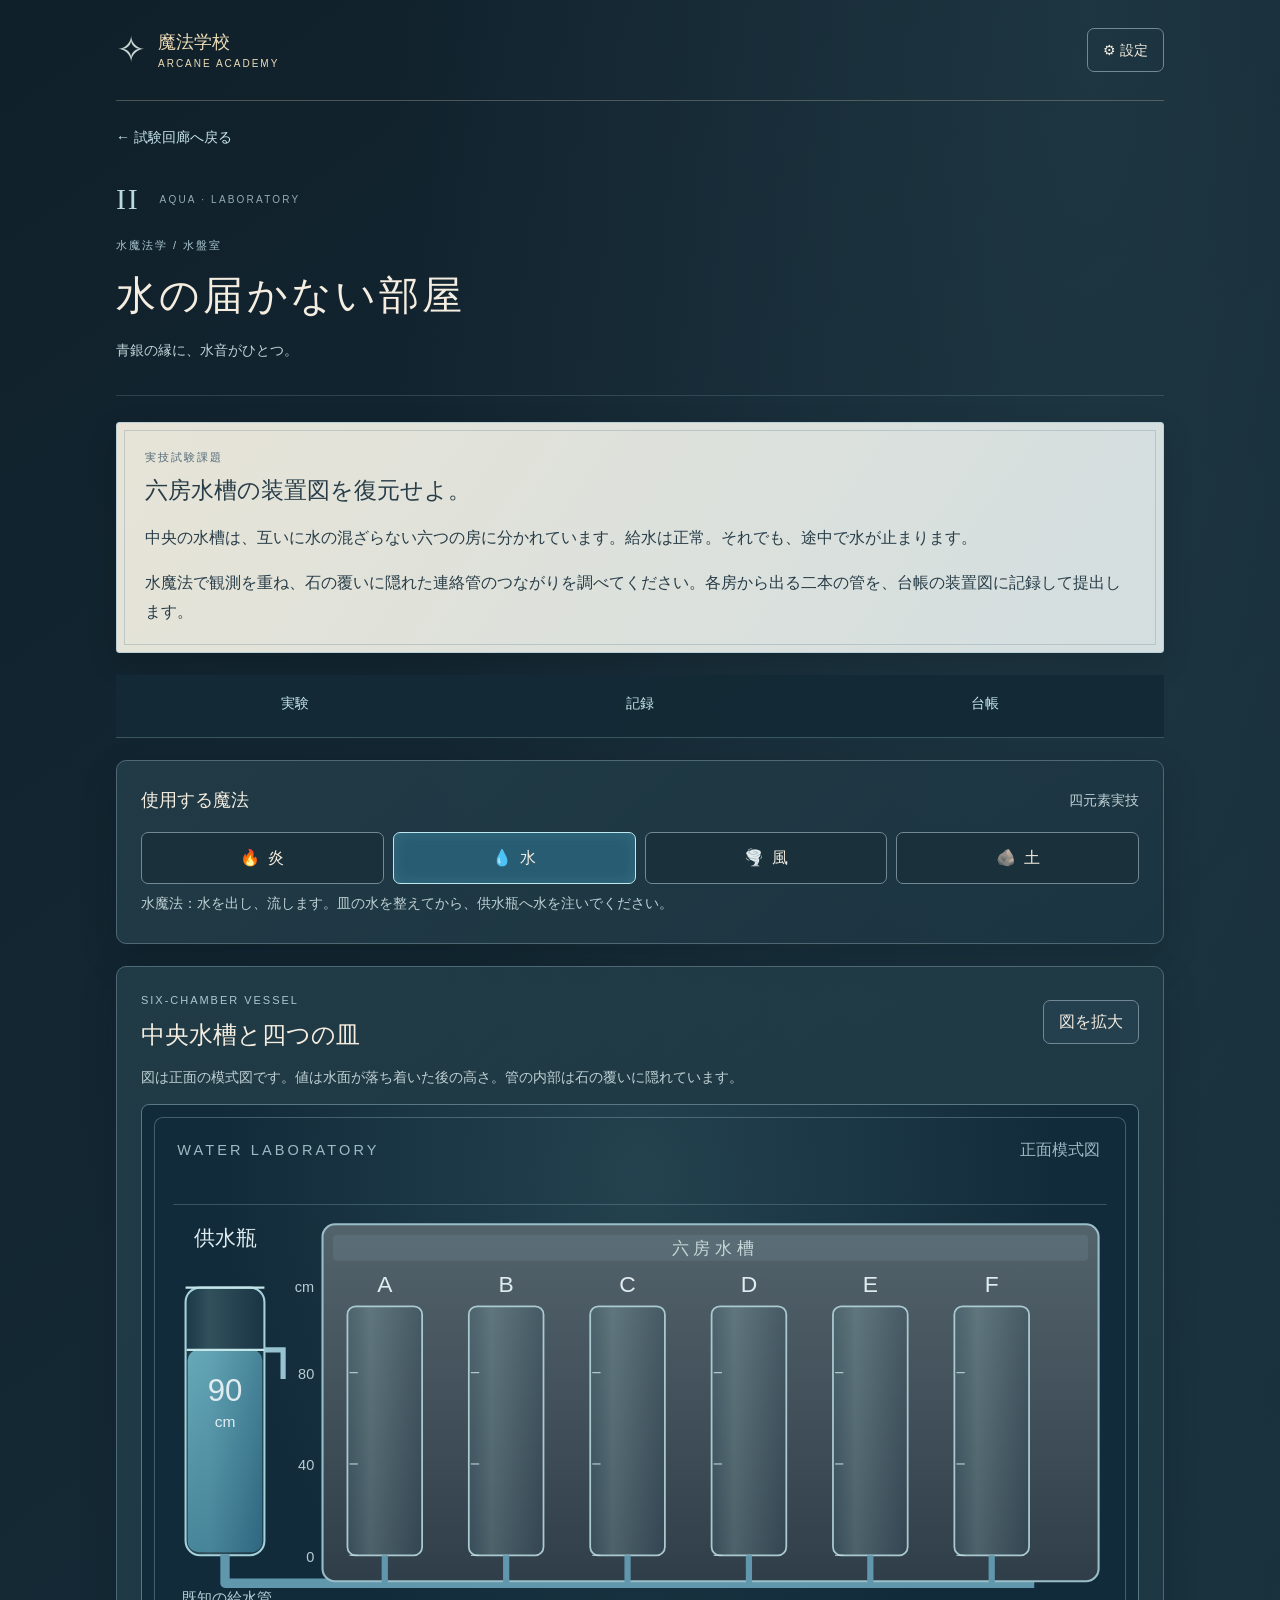
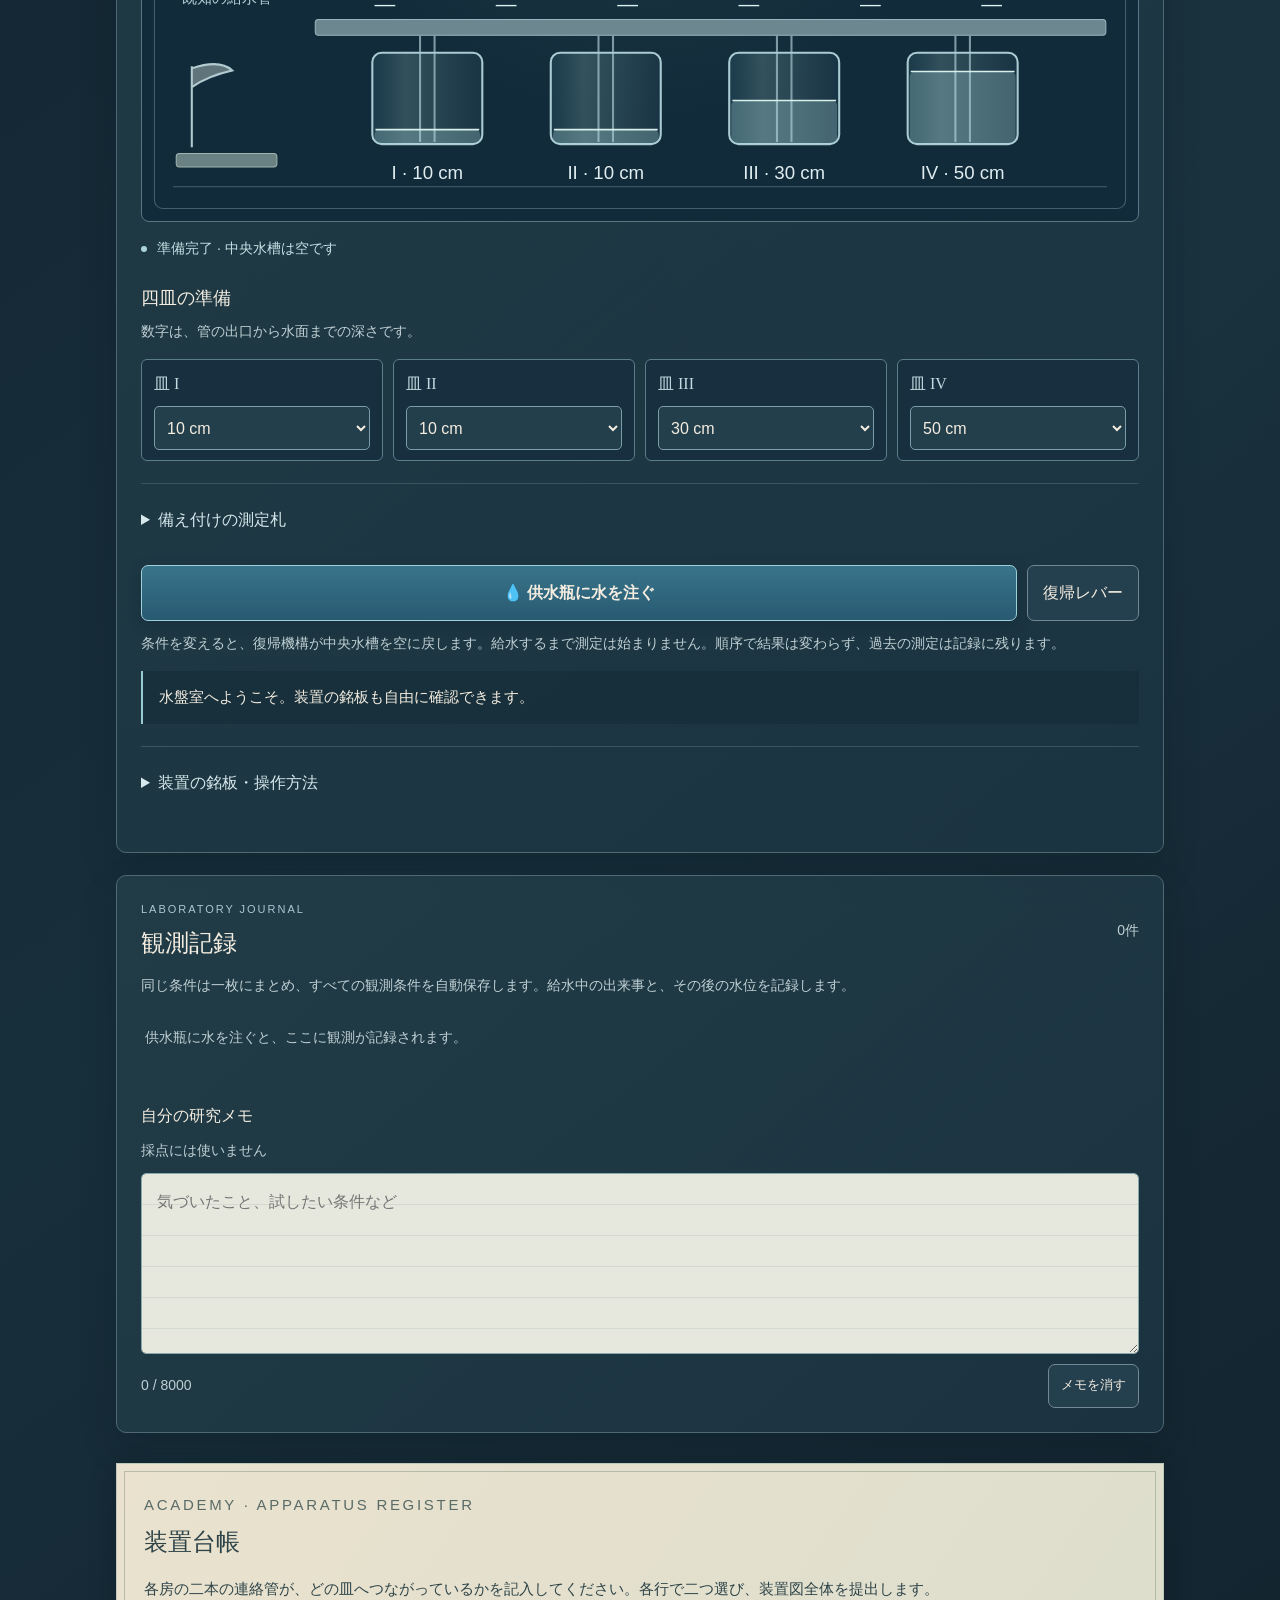
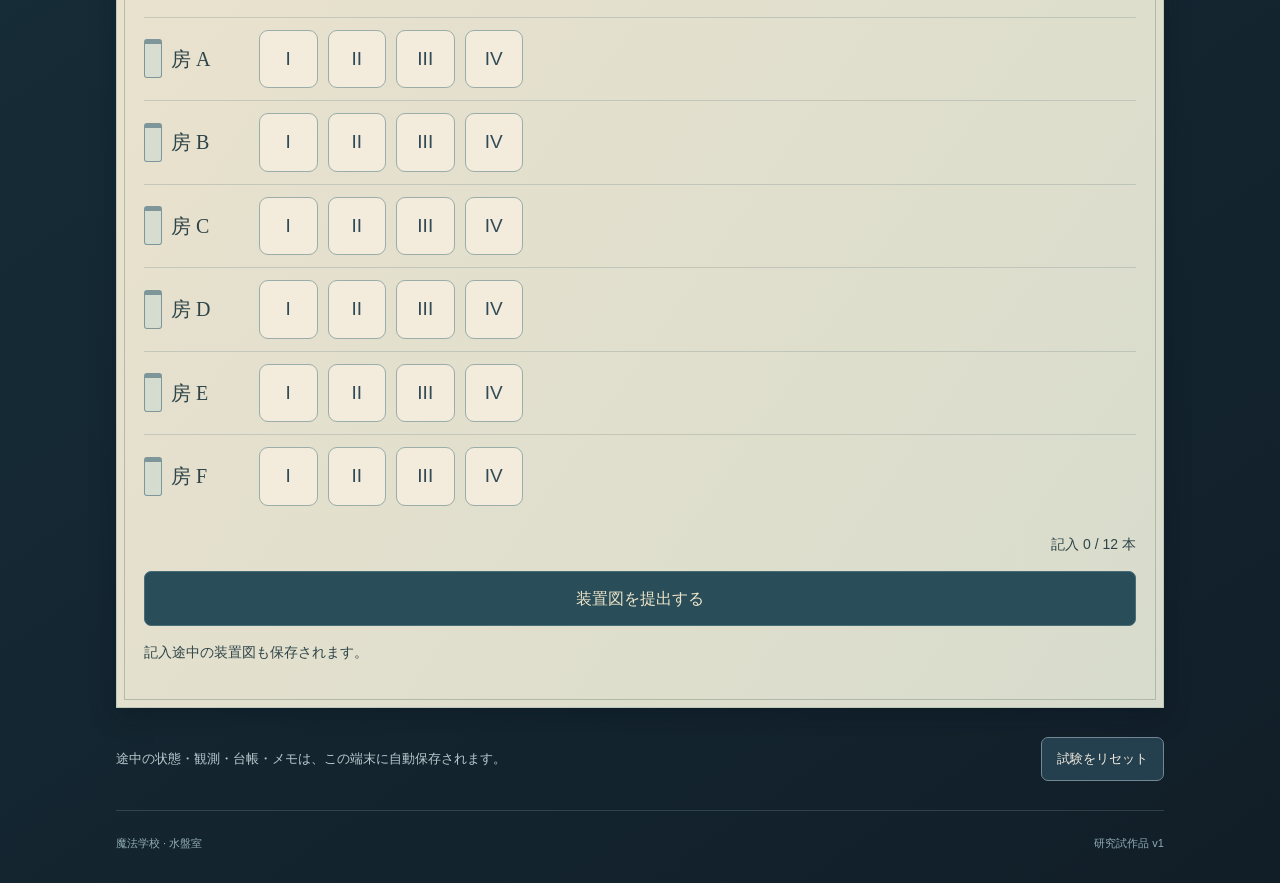
<file: water-experiment.html>
<!doctype html>
<html lang="ja">
<head>
<meta charset="utf-8">
<meta name="viewport" content="width=device-width,initial-scale=1,viewport-fit=cover">
<meta name="theme-color" content="#132936">
<meta name="description" content="魔法学校・水盤室。水を注ぎ、静かな六房水槽の観測を記録する。">
<title>魔法学校｜水魔法学・水の届かない部屋</title>
<link rel="stylesheet" href="water-experiment.css?v=2">
<link rel="stylesheet" href="academy-studio-sfx.css?v=1">
<script src="academy-studio-sfx.js?v=1" defer></script>
<script src="water-model.js?v=1" defer></script>
<script src="water-app.js?v=2" defer></script>
</head>
<body>
<a class="skip" href="#experiment">実験装置へ進む</a>
<div class="shell">
<header class="academy-bar"><a class="wordmark" href="academy-water-preview.html"><span class="academy-sigil" aria-hidden="true">✧</span><span>魔法学校<small>ARCANE ACADEMY</small></span></a><button type="button" data-settings>⚙ 設定</button></header>
<a class="back" href="academy-water-preview.html">← 試験回廊へ戻る</a>
<div class="room-heading"><div class="room-index">II <span>AQUA · LABORATORY</span></div><p class="eyebrow">水魔法学 / 水盤室</p><h1>水の届かない部屋</h1><p class="subtitle">青銀の縁に、水音がひとつ。</p></div>
<main>
<section class="assignment" aria-labelledby="assignmentTitle"><p class="eyebrow">実技試験課題</p><h2 id="assignmentTitle">六房水槽の装置図を復元せよ。</h2><p>中央の水槽は、互いに水の混ざらない六つの房に分かれています。給水は正常。それでも、途中で水が止まります。</p><p>水魔法で観測を重ね、石の覆いに隠れた連絡管のつながりを調べてください。各房から出る二本の管を、台帳の装置図に記録して提出します。</p></section>
<nav class="room-nav" aria-label="水盤室内の移動"><a href="#experiment">実験</a><a href="#records">記録</a><a href="#ledger">台帳</a></nav>
<section class="panel magic-panel" aria-labelledby="magicTitle"><div class="section-top"><h2 id="magicTitle">使用する魔法</h2><span class="small">四元素実技</span></div><div class="magic-grid"><button type="button" data-spell="fire" aria-pressed="false"><span aria-hidden="true">🔥</span>炎</button><button type="button" data-spell="water" aria-pressed="true"><span aria-hidden="true">💧</span>水</button><button type="button" data-spell="wind" aria-pressed="false"><span aria-hidden="true">🌪️</span>風</button><button type="button" data-spell="earth" aria-pressed="false"><span aria-hidden="true">🪨</span>土</button></div><p class="small" id="spellDescription">水魔法：水を出し、流します。皿の水を整えてから、供水瓶へ水を注いでください。</p></section>
<section class="panel apparatus" id="experiment" aria-labelledby="experimentTitle"><div class="section-top"><div><p class="eyebrow">SIX-CHAMBER VESSEL</p><h2 id="experimentTitle">中央水槽と四つの皿</h2></div><button type="button" id="enlarge">図を拡大</button></div>
<p class="diagram-note">図は正面の模式図です。値は水面が落ち着いた後の高さ。管の内部は石の覆いに隠れています。</p>
<div class="scene-scroll" id="sceneScroll" tabindex="0" aria-label="水槽図。狭い画面では左右に動かせます"><div id="scene"></div></div>
<div class="measure-summary"><span class="live-dot" aria-hidden="true"></span><span id="measurementState">まだ給水していません</span></div>
<div class="controls-heading"><h3>四皿の準備</h3><p class="small">数字は、管の出口から水面までの深さです。</p></div>
<div class="depth-grid" id="depthControls"></div>
<details class="calibration"><summary>備え付けの測定札</summary><p>皿の水深をまとめて用意するための三枚の札です。どれから使っても、自由に変更しても構いません。</p><div class="profile-grid" id="profiles"></div></details>
<div class="action-row"><button type="button" id="pour" class="primary">💧 供水瓶に水を注ぐ</button><button type="button" id="drain">復帰レバー</button></div>
<p class="small">条件を変えると、復帰機構が中央水槽を空に戻します。給水するまで測定は始まりません。順序で結果は変わらず、過去の測定は記録に残ります。</p>
<p class="status" id="status" role="status" aria-live="polite">水盤室へようこそ。装置の銘板も自由に確認できます。</p>
<details class="apparatus-facts"><summary>装置の銘板・操作方法</summary>
<ul><li>供水瓶の水面は、中央水槽の底から90 cm。溢れ口が一定の高さを保ちます。水魔法で圧力を上乗せする装置ではありません。</li><li>中央の六房は高さ120 cm、同じ断面積。給水管は各房の底に一本ずつ入り、逆流防止弁で房同士の水は混ざりません。</li><li>各房には給水管とは別に、同じ高さから出る二本の連絡管があります。それぞれ異なる皿へつながり、途中の分岐・他の出口はありません。同じ皿へ、複数の房の管が来ることはあります。</li><li>この型の連絡管は、六房すべてが同じ取り付け方です。取り出し口は天井面か底面のいずれか。石の覆いで見えません。</li><li>四皿の管の出口は、各皿の底にあります。出口の弁は外向きにだけ開き、水も気体も通せます。皿から管へは逆流しません。「栓」で閉じることもできます。</li><li>供水瓶には青い検水が備え付けられています。注いだ水はそれと混ざって中央へ流れます。四皿に用意するのは無色の水です。測定後の色も記録に残ります。</li><li>復帰レバーは給水を止め、排水口と基準口を開いて、水槽を空・室内と同じ圧力へ戻します。測定時にはどちらも閉まります。</li><li>水深は調節目盛りと排水口で用意します。測定中は溢れ口が四皿の深さを維持します。</li><li>常温・低速の測定を表示しています。細かい渦や液面の揺れ、弁が開くための小さな圧力差は省略しています。目盛りの違いは、その誤差より十分大きくしてあります。</li></ul>
<p>観測図の拡大・自動記録・自由メモを使えます。提出回数による制限はありません。試験のリセットとメモの消去は別の操作です。</p></details>
</section>
<section class="panel" id="records" aria-labelledby="recordsTitle"><div class="section-top"><div><p class="eyebrow">LABORATORY JOURNAL</p><h2 id="recordsTitle">観測記録</h2></div><span id="recordCount" class="small">0件</span></div><p class="small">同じ条件は一枚にまとめ、すべての観測条件を自動保存します。給水中の出来事と、その後の水位を記録します。</p><p class="record-scroll-help" id="recordsSwipeHint" hidden>← 観測カードを横にスワイプして見比べられます →</p><div id="recordList" class="record-list" role="region" tabindex="0" aria-label="観測記録。左右にスクロールしてカードを比較できます"><p>供水瓶に水を注ぐと、ここに記録されます。</p></div>
<label class="notes-label" for="notes">自分の研究メモ <span class="small">採点には使いません</span></label><textarea id="notes" rows="5" maxlength="8000" placeholder="気づいたこと、試したい条件など"></textarea><div class="notes-footer"><span class="small" id="notesCount">0 / 8000</span><button type="button" id="clearNotes">メモを消す</button></div></section>
<section class="ledger" id="ledger" aria-labelledby="ledgerTitle"><p class="eyebrow">ACADEMY · APPARATUS REGISTER</p><h2 id="ledgerTitle">装置台帳</h2><p>各房の二本の連絡管が、どの皿へつながっているかを記入してください。各行で二つ選び、装置図全体を提出します。</p><form id="answerForm"><div id="draftRows"></div><p class="draft-count" id="draftCount">記入 0 / 12 本</p><button type="submit" class="submit">装置図を提出する</button><p id="answerStatus" role="status" aria-live="polite">記入途中の装置図も保存されます。</p></form></section>
<section class="pass" id="pass" hidden aria-labelledby="passTitle"><div class="pass-star" aria-hidden="true">✧</div><p>ARCANE ACADEMY</p><h2 id="passTitle">水魔法学 合格</h2><p>六房水槽の装置図が受理されました。</p><div class="seal">学院認印<span>AQUA</span></div><a href="academy-water-preview.html">試験回廊へ戻る →</a></section>
<div class="save-row"><p id="saveStatus">この端末のブラウザへ自動保存します。</p><button type="button" id="reset">試験をリセット</button></div>
<footer><span>魔法学校 · 水盤室</span><span>研究試作品 v1</span></footer>
</main></div>
<dialog id="zoomDialog" aria-labelledby="zoomTitle"><div class="zoom-heading"><h2 id="zoomTitle">中央水槽・拡大図</h2><button type="button" id="closeZoom">閉じる</button></div><p>左右に動かして確認できます。</p><div class="zoom-scroll" id="zoomContent"></div></dialog>
<dialog id="resetDialog" aria-labelledby="resetTitle"><h2 id="resetTitle">試験をリセットしますか？</h2><p>観測・台帳・合格記録を初期化します。研究メモと、他の試験の記録は残ります。</p><div class="action-row"><button type="button" id="cancelReset">戻る</button><button type="button" id="confirmReset">リセットする</button></div></dialog>
<noscript><p class="noscript">水盤室の操作と保存にはJavaScriptが必要です。</p></noscript>
</body>
</html>
</file>
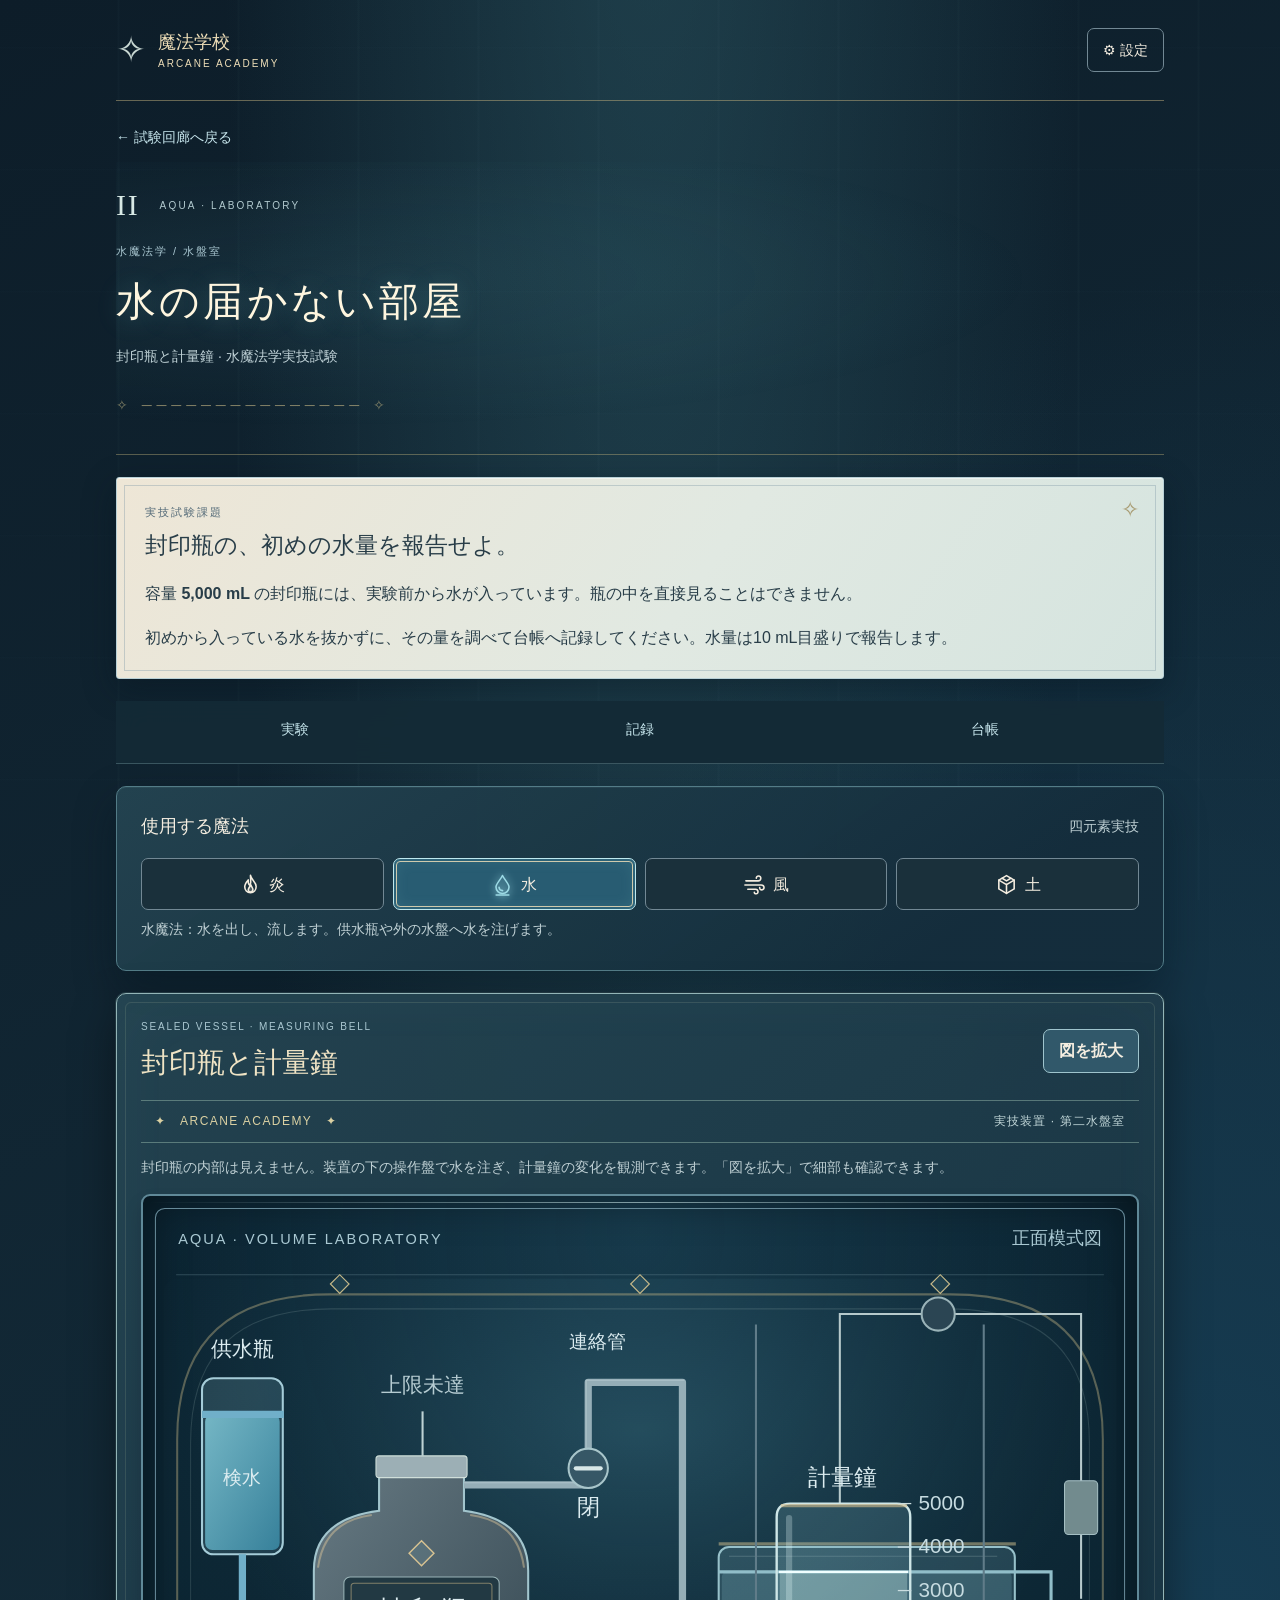
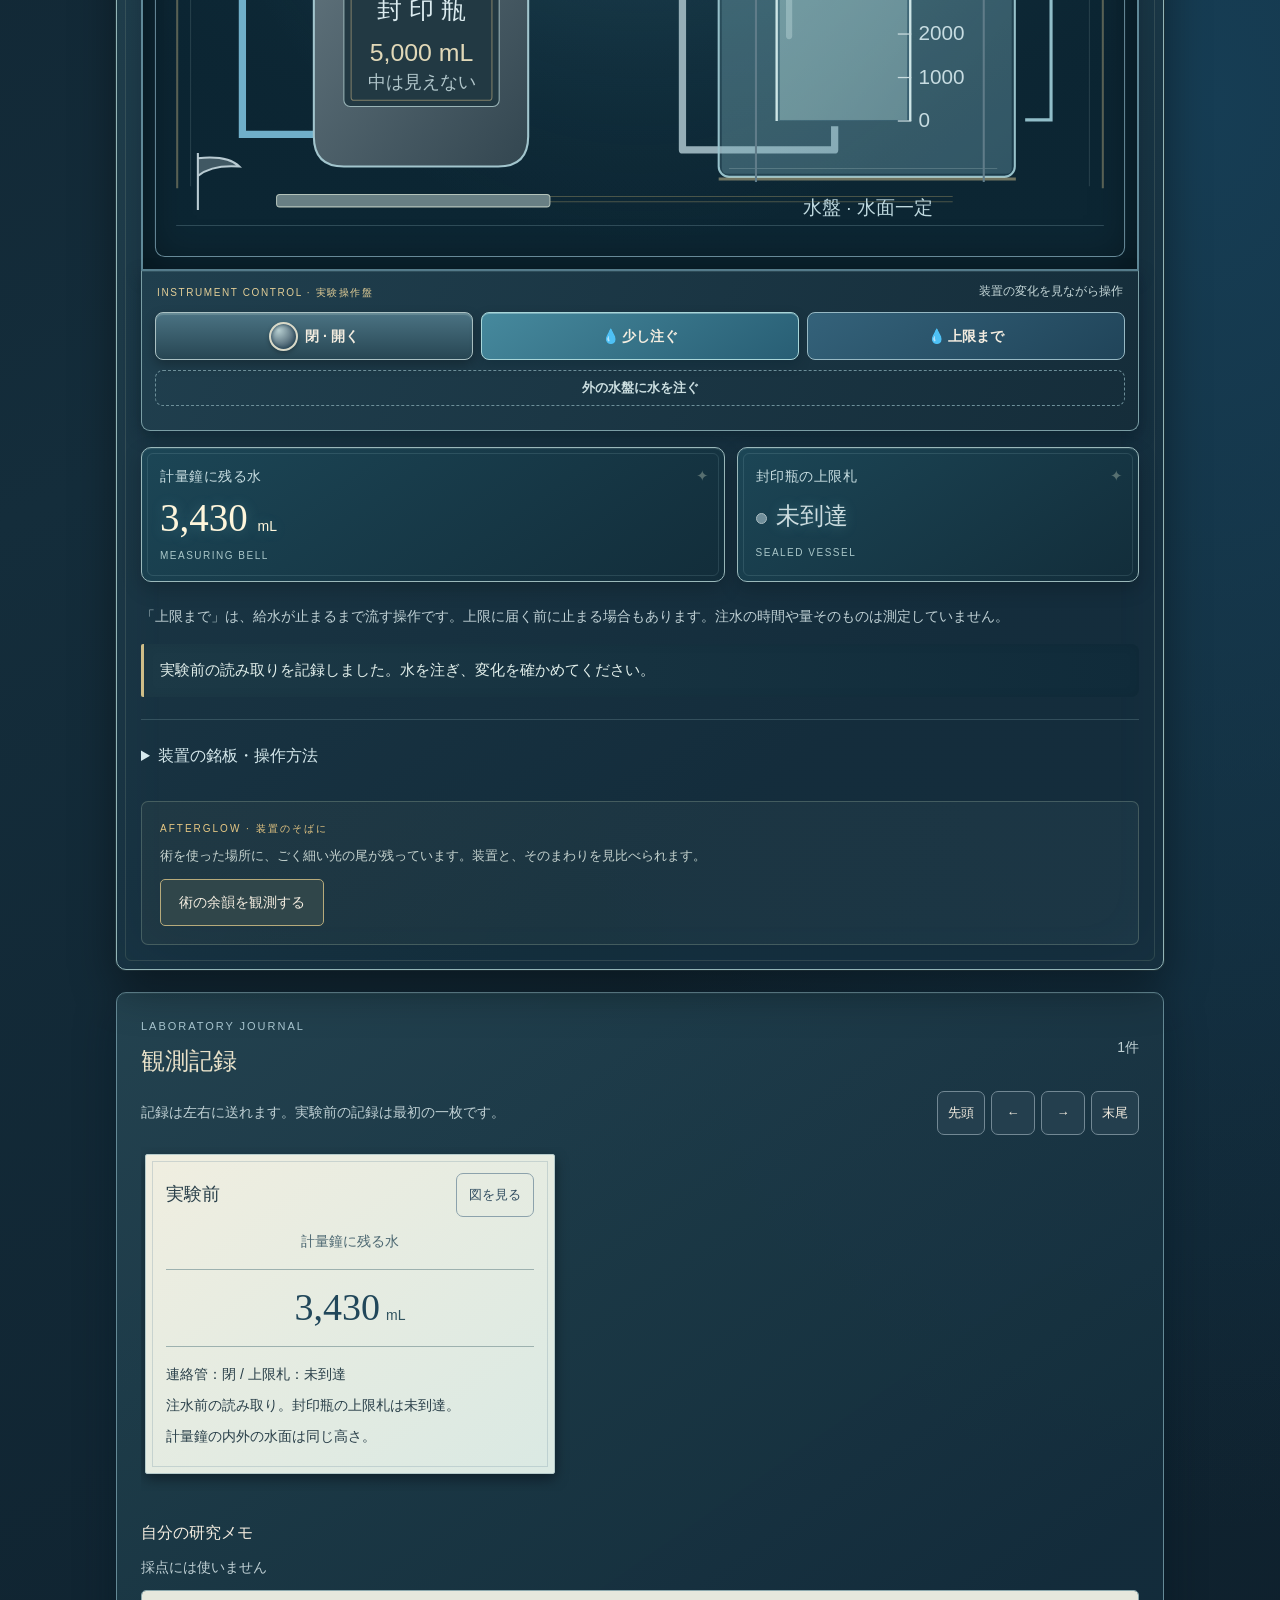
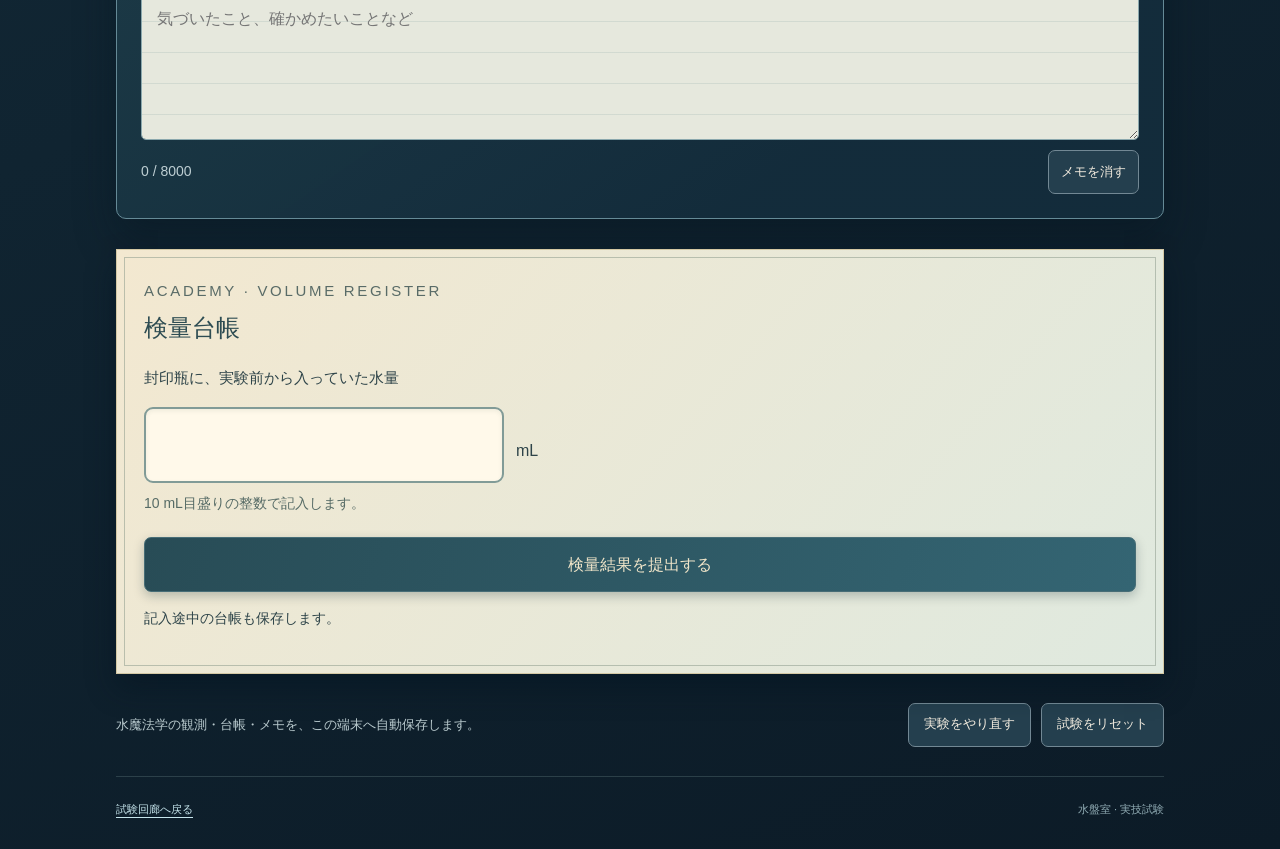
<file: water-insight-experiment.html>
<!doctype html>
<html lang="ja">
<head>
<meta charset="utf-8">
<meta name="viewport" content="width=device-width,initial-scale=1,viewport-fit=cover">
<meta name="theme-color" content="#132936">
<meta name="description" content="魔法学校・水魔法学の実技試験。封印瓶と計量鐘を観察し、実験前の水量を調べる。">
<title>魔法学校｜水魔法学・水の届かない部屋</title>
<link rel="stylesheet" href="water-experiment.css?v=2">
<link rel="stylesheet" href="water-insight-experiment.css?v=3">
<link rel="stylesheet" href="academy-studio-sfx.css?v=1">
<script src="academy-studio-sfx.js?v=1" defer></script>
<link rel="stylesheet" href="academy-statistics.css?v=1">
<script src="academy-statistics-config.js?v=1" defer></script><script src="academy-statistics.js?v=1" defer></script>
<script src="water-insight-model.js?v=1" defer></script>
<script src="water-insight-app.js?v=4" defer></script>
<link rel="stylesheet" href="academy-magic-vfx.css?v=2">
<script src="academy-magic-vfx.js?v=3" defer></script>
<link rel="stylesheet" href="academy-element-icons.css?v=1">
<script src="academy-element-icons.js?v=1" defer></script>
<link rel="stylesheet" href="academy-graduation.css?v=3">
<script src="academy-preview-progress.js?v=3" defer></script>
<script src="graduation-magic-model.js?v=1" defer></script><script src="graduation-state.js?v=1" defer></script><script src="academy-graduation.js?v=4" defer></script>
</head>
<body class="water-insight" data-academy-room="water">
<a class="skip" href="#experiment">実験装置へ進む</a>
<div class="shell">
<header class="academy-bar"><a class="wordmark" href="index.html"><span class="academy-sigil" aria-hidden="true">✧</span><span>魔法学校<small>ARCANE ACADEMY</small></span></a><button type="button" data-settings>⚙ 設定</button></header>
<a class="back" href="index.html">← 試験回廊へ戻る</a>
<div class="room-heading"><div class="room-index">II <span>AQUA · LABORATORY</span></div><p class="eyebrow">水魔法学 / 水盤室</p><h1>水の届かない部屋</h1><p class="subtitle">封印瓶と計量鐘 · 水魔法学実技試験</p></div>
<main>
<section class="assignment" aria-labelledby="assignmentTitle"><p class="eyebrow">実技試験課題</p><h2 id="assignmentTitle">封印瓶の、初めの水量を報告せよ。</h2><p>容量 <strong>5,000 mL</strong> の封印瓶には、実験前から水が入っています。瓶の中を直接見ることはできません。</p><p>初めから入っている水を抜かずに、その量を調べて台帳へ記録してください。水量は10 mL目盛りで報告します。</p></section>
<nav class="room-nav" aria-label="水盤室内の移動"><a href="#experiment">実験</a><a href="#records">記録</a><a href="#ledger">台帳</a></nav>
<section class="panel magic-panel" aria-labelledby="magicTitle"><div class="section-top"><h2 id="magicTitle">使用する魔法</h2><span class="small">四元素実技</span></div><div class="magic-grid"><button type="button" data-spell="fire" aria-pressed="false">🔥 炎</button><button type="button" data-spell="water" aria-pressed="true">💧 水</button><button type="button" data-spell="wind" aria-pressed="false">🌪️ 風</button><button type="button" data-spell="earth" aria-pressed="false">🪨 土</button></div><p class="small" id="spellDescription">水魔法：水を出し、流します。供水瓶や外の水盤へ水を注げます。</p></section>
<section class="panel apparatus" id="experiment" aria-labelledby="experimentTitle"><div class="section-top"><div><p class="eyebrow">SEALED VESSEL · MEASURING BELL</p><h2 id="experimentTitle">封印瓶と計量鐘</h2></div><button type="button" id="enlarge">図を拡大</button></div><div class="instrument-plaque" aria-hidden="true"><span>✦ &nbsp; ARCANE ACADEMY &nbsp; ✦</span><span>実技装置 · 第二水盤室</span></div><p class="diagram-note">封印瓶の内部は見えません。装置の下の操作盤で水を注ぎ、計量鐘の変化を観測できます。「図を拡大」で細部も確認できます。</p>
<div class="instrument-workbench">
<div class="scene-scroll" id="sceneScroll" tabindex="0" aria-label="封印瓶と計量鐘の実験装置。図を拡大して細部を確認できます"><div id="scene" class="desktop-scene"></div><div id="mobileScene" class="mobile-scene"></div></div>
<div class="live-control-dock" role="group" aria-label="実験装置を見ながら操作">
  <div class="dock-heading"><span class="control-kicker">INSTRUMENT CONTROL · 実験操作盤</span><span>装置の変化を見ながら操作</span></div>
  <div class="dock-buttons">
    <button type="button" id="valve" aria-pressed="false" aria-label="連絡管のつまみを開く">閉 · 開く</button>
    <div id="waterActions" class="dock-water-actions">
      <button type="button" id="smallPour" class="primary" aria-label="供水瓶に少し注ぐ">💧 少し注ぐ</button>
      <button type="button" id="fullPour" aria-label="供水瓶へ上限まで流す">💧 上限まで</button>
      <button type="button" id="bathPour" class="subtle-action">外の水盤に水を注ぐ</button>
    </div>
    <button type="button" id="otherMagic" class="primary other-magic" hidden>魔法を使う</button>
  </div>
</div>
</div>
<div class="instrument-readings" aria-label="装置の現在の状態"><div class="instrument-reading reading-volume"><span>計量鐘に残る水</span><strong id="liveReading">3,430 <small>mL</small></strong><small class="reading-sub">MEASURING BELL</small></div><div class="instrument-reading reading-seal"><span>封印瓶の上限札</span><strong class="flag" id="fullFlag" data-full="false">未到達</strong><small class="reading-sub">SEALED VESSEL</small></div></div>

<p class="small">「上限まで」は、給水が止まるまで流す操作です。上限に届く前に止まる場合もあります。注水の時間や量そのものは測定していません。</p>
<p class="status" id="status" role="status" aria-live="polite">実験前の読み取りを記録しました。水を注ぎ、変化を確かめてください。</p>
<details class="apparatus-facts"><summary>装置の銘板・操作方法</summary><ul>
<li>封印瓶は上限までの有効容量が5,000 mL。水も気体も、初めは常温で室内と同じ圧力です。瓶の中には、初めの水と、その上の空間だけがあります。</li>
<li>供水瓶の水は、底の給水管から封印瓶へ入ります。給水弁は注水操作の間だけ開き、水面は溢れ口で一定に保たれます。逆流防止弁があり、封印瓶から水は戻りません。青い検水は、注いだ水を見分けるためのものです。</li>
<li>封印瓶から出る連絡管は一本だけで、計量鐘の下へ通じています。分岐や他の出口はありません。瓶の中の取り出し部分は保護覆いの下です。</li>
<li>封印瓶が満たされると、浮きの「上限札」が上がり、給水弁が止まります。連絡管の球弁は液体をせき止めます。初めの水を抜くための排水口はありません。</li>
<li>計量鐘は、天井が閉じて底が開いたガラスの器です。外の水盤に浸してあり、内側には無色の水が残っています。目盛りは、その水の量を示します。</li>
<li>釣り合い機構が鐘を上下させ、測定前後には内外の水面を同じ高さに合わせます。鐘の内部は、そのとき室内と同じ圧力になります。目盛りは鐘と一緒に動きます。</li>
<li>水盤の溢れ口が、外の水面の高さを保ちます。鐘が持ち上がりきって下端が水面に出ると、その先の気体は外へ抜けます。</li>
<li>図は、常温・ゆっくりした操作の前後を示します。水やガラスの圧縮、気体の溶解、管の摩擦、細かい揺れを省略しています。気泡の数や動きの速さは測定値ではありません。</li>
</ul><p>図の拡大、横へ送れる観測記録、自由メモを使えます。不正解による待ち時間やリセットはありません。</p></details>
</section>
<section class="panel" id="records" aria-labelledby="recordsTitle"><div class="section-top"><div><p class="eyebrow">LABORATORY JOURNAL</p><h2 id="recordsTitle">観測記録</h2></div><span class="small" id="recordCount">1件</span></div><div class="record-navigation"><p class="small">記録は左右に送れます。実験前の記録は最初の一枚です。</p><div><button type="button" id="firstRecord" aria-label="実験前の記録へ">先頭</button><button type="button" id="previousRecord" aria-label="前の観測記録へ">←</button><button type="button" id="nextRecord" aria-label="次の観測記録へ">→</button><button type="button" id="lastRecord" aria-label="最新の観測記録へ">末尾</button></div></div><div class="record-list" id="recordList" tabindex="0" aria-label="横スクロールする観測記録"></div>
<label class="notes-label" for="notes">自分の研究メモ <span class="small">採点には使いません</span></label><textarea id="notes" rows="4" maxlength="8000" placeholder="気づいたこと、確かめたいことなど"></textarea><div class="notes-footer"><span id="notesCount" class="small">0 / 8000</span><button type="button" id="clearNotes">メモを消す</button></div></section>
<section class="ledger" id="ledger" aria-labelledby="ledgerTitle"><p class="eyebrow">ACADEMY · VOLUME REGISTER</p><h2 id="ledgerTitle">検量台帳</h2><form id="answerForm"><label for="answer">封印瓶に、実験前から入っていた水量</label><div class="volume-answer"><input type="text" inputmode="numeric" id="answer" maxlength="16" autocomplete="off" enterkeyhint="done" aria-describedby="answerUnitHint"><span>mL</span></div><p class="entry-note" id="answerUnitHint">10 mL目盛りの整数で記入します。</p><button type="submit" class="submit">検量結果を提出する</button><p id="answerStatus" role="status" aria-live="polite">記入途中の台帳も保存します。</p></form></section>
<section class="pass" id="pass" hidden aria-labelledby="passTitle"><div class="pass-star" aria-hidden="true">✧</div><p>ARCANE ACADEMY</p><h2 id="passTitle">水魔法学 合格</h2><p>封印瓶の検量記録が受理されました。</p><div class="seal">学院認印<span>AQUA</span></div><a href="index.html">試験回廊へ戻る →</a></section>
<div class="save-row"><p id="saveStatus">この試験の記録を自動保存します。</p><button type="button" id="restart">実験をやり直す</button><button type="button" id="reset">試験をリセット</button></div>
<footer><a href="index.html">試験回廊へ戻る</a><span>水盤室 · 実技試験</span></footer>
</main></div>
<dialog id="zoomDialog" aria-labelledby="zoomTitle"><div class="zoom-heading"><h2 id="zoomTitle">実験装置・拡大図</h2><button type="button" id="closeZoom">閉じる</button></div><p>左右に動かして確認できます。</p><div class="zoom-scroll" id="zoomContent"></div></dialog>
<dialog id="resetDialog" aria-labelledby="resetTitle"><h2 id="resetTitle">この試験をリセットしますか？</h2><p>水魔法学の観測・台帳・合格記録を初期化します。研究メモと、他の試験の記録は残ります。</p><div class="action-row"><button type="button" id="cancelReset">戻る</button><button type="button" id="confirmReset">リセットする</button></div></dialog>
<noscript><p class="noscript">水盤室の操作と保存にはJavaScriptが必要です。</p></noscript>
</body>
</html>
</file>
<file: academy-preview-hall.css>
:root{color-scheme:dark;--hall-bg:#14242c;--hall-night:#101e27;--hall-paper:#f4ede0;--hall-muted:#bbc9c6;--hall-gold:#e7c884;--hall-edge:#47616a;--hall-serif:"Hiragino Mincho ProN","Yu Mincho",YuMincho,"Noto Serif JP",serif;--hall-sans:system-ui,-apple-system,BlinkMacSystemFont,"Hiragino Kaku Gothic ProN","Yu Gothic",sans-serif}
.academy-hall{margin:0;color:var(--hall-paper);background:radial-gradient(ellipse at 50% -12%,#3d4849 0,transparent 55%),repeating-linear-gradient(0deg,transparent 0 159px,#ffffff04 160px,#00000009 161px,transparent 162px 320px),repeating-linear-gradient(90deg,transparent 0 279px,#00000006 280px,transparent 282px 560px),linear-gradient(145deg,var(--hall-bg),var(--hall-night));min-height:100vh;min-height:100svh;font-family:var(--hall-sans);font-size:16px;line-height:1.8;-webkit-text-size-adjust:100%;overflow-wrap:break-word}
.academy-hall *{box-sizing:border-box}.academy-hall a{color:inherit}.academy-hall button{font:inherit}.hall-sprite{position:absolute;width:0;height:0;overflow:hidden;pointer-events:none}.hall-shell{max-width:1160px;margin:0 auto;padding:0 clamp(16px,4vw,46px)}
.skip-link{position:fixed;z-index:20;top:8px;left:16px;padding:10px 16px;border:2px solid var(--hall-gold);background:var(--hall-night);transform:translateY(-160%)}.skip-link:focus{transform:translateY(0)}
.hall-header{min-height:98px;display:flex;justify-content:space-between;gap:16px;align-items:center;border-bottom:1px solid #e7c88436;padding:18px 0}.academy-wordmark{display:inline-flex;gap:12px;align-items:center;text-decoration:none;min-height:44px;min-width:0;color:var(--hall-gold)!important;font-size:14px;letter-spacing:.12em;font-family:Georgia,"Times New Roman",serif;line-height:1.4}.academy-wordmark svg{width:44px;height:44px;flex:none}.wordmark-sub{display:block;font-family:var(--hall-serif);font-size:14px;letter-spacing:.28em;color:var(--hall-muted);margin-top:4px}.hall-settings{min-height:44px;flex:none;border:1px solid #ac94656b;border-radius:5px;background:#1b3036;color:var(--hall-paper);padding:9px 15px;font-size:14px;cursor:pointer;box-shadow:inset 0 1px #f7dfac0b}.hall-settings:hover{background:#2b4144;border-color:var(--hall-gold)}
.hall-hero{position:relative;isolation:isolate;min-height:358px;padding:49px 0 43px;overflow:hidden;border-bottom:1px solid #e7c8842b}.hero-window{position:absolute;right:6%;bottom:-27px;width:240px;height:300px;z-index:-1;pointer-events:none;opacity:.85}.hero-window::before{content:"";position:absolute;inset:15% -50% -20%;background:radial-gradient(ellipse at 50% 35%,#e7b66b12,transparent 66%)}.hero-window svg{width:100%;height:100%}.hall-overline{font-size:14px;letter-spacing:.2em;color:var(--hall-gold);margin:0 0 13px}.hall-hero h1{font-family:var(--hall-serif);font-size:clamp(32px,4.8vw,49px);font-weight:500;line-height:1.5;letter-spacing:.12em;margin:0 0 21px;color:#f2e1bd}.hero-break{display:none}.hall-intro{font-size:15px;line-height:2.1;color:#d3ddda;max-width:680px;margin:0 0 24px;text-wrap:pretty}.hall-summary{font-size:14px;color:#e9d4a6;display:flex;gap:13px;align-items:center;position:relative}.summary-rule{display:block;width:29px;height:1px;background:#c7aa70;flex:none}
.classroom-section{padding-top:31px}.section-heading{display:flex;justify-content:space-between;align-items:baseline;gap:12px;flex-wrap:wrap;margin-bottom:19px}.section-heading h2{font:500 23px/1.5 var(--hall-serif);letter-spacing:.16em;color:#ead7ae;margin:0}.section-heading p{font-size:14px;color:var(--hall-muted);margin:0}.classroom-grid{display:grid;grid-template-columns:repeat(2,minmax(0,1fr));gap:21px}
.classroom-door{--room-color:#e5a15f;--room-shadow:#743c37;--room-stone:#342d2d;position:relative;display:flex;gap:23px;min-width:0;min-height:252px;padding:25px 24px 24px 21px;text-decoration:none;border:1px solid #7a7d6e7a;border-radius:6px;background:linear-gradient(118deg,var(--room-stone),#182c32 74%);box-shadow:inset 0 0 0 5px #101d2426,0 6px 15px #0000000b;transition:border-color .18s ease,background-color .18s ease,transform .18s ease}.classroom-door::before,.classroom-door::after{content:"";position:absolute;width:13px;height:13px;border-color:#cfb47c8c;pointer-events:none}.classroom-door::before{left:7px;top:7px;border-left:1px solid;border-top:1px solid}.classroom-door::after{right:7px;bottom:7px;border-right:1px solid;border-bottom:1px solid}a.classroom-door:hover{border-color:var(--room-color);transform:translateY(-2px)}a.classroom-door:hover .door-action{color:#fff0cc}
.door-water{--room-color:#9dc8d0;--room-shadow:#28576c;--room-stone:#193841}.door-wind{--room-color:#c6d8d7;--room-shadow:#77939a;--room-stone:#2b3b41}.door-earth{--room-color:#c5ac80;--room-shadow:#738776;--room-stone:#323b32}.door-arch{position:relative;width:96px;flex:none;min-height:190px;border:1px solid color-mix(in srgb,var(--room-color) 50%,transparent);border-radius:52px 52px 4px 4px;background:radial-gradient(ellipse at 50% 36%,color-mix(in srgb,var(--room-shadow) 37%,transparent),transparent 65%),linear-gradient(90deg,#0000001c,transparent 45%,#0000001f);box-shadow:0 0 0 5px #111f2340,inset 0 0 0 5px #111f2345;color:var(--room-color);display:flex;flex-direction:column;align-items:center;padding-top:16px}.door-arch::before{content:"";position:absolute;inset:8px;border:1px solid color-mix(in srgb,var(--room-color) 23%,transparent);border-radius:42px 42px 0 0}.door-arch::after{content:"";position:absolute;top:59%;bottom:10px;left:50%;border-left:1px solid color-mix(in srgb,var(--room-color) 17%,transparent)}.door-number{position:relative;font:16px/1.4 Georgia,serif;letter-spacing:.1em;color:var(--hall-gold);padding-left:.1em}.door-arch svg{width:60px;height:90px;margin-top:15px;position:relative;filter:drop-shadow(0 0 10px color-mix(in srgb,var(--room-color) 10%,transparent))}.door-knob{position:absolute;right:15px;bottom:44px;width:7px;height:7px;border:1px solid #e7c884b0;border-radius:50%;background:#ac8c50;box-shadow:0 0 0 3px #af8b5220}.door-content{min-width:0;flex:1;display:flex;flex-direction:column}.door-subject{font-size:14px;color:var(--room-color);letter-spacing:.12em;margin:0 0 4px}.door-content h3{font:500 clamp(21px,2.5vw,25px)/1.5 var(--hall-serif);letter-spacing:.09em;color:#f2e7d1;margin:0 0 3px}.door-subtitle{font-size:14px;color:#ddcda9;letter-spacing:.06em;margin:0 0 13px}.door-description{font-size:14px;line-height:1.9;color:var(--hall-muted);margin:0 0 22px;flex:1;text-wrap:pretty}.door-bottom{display:flex;gap:10px;align-items:center;justify-content:space-between;flex-wrap:wrap;font-size:14px;line-height:1.5}.door-status{padding:5px 10px;border:1px solid #70878b;border-radius:3px;color:#cbd6d1;font-size:14px;white-space:nowrap}.door-status.in-progress{color:#f0d697;border-color:#b49b68;background:#b49b6810}.door-status.passed{color:#c7e1bd;border-color:#8daa7f;background:#7f9c7420}.door-action{color:#ead099;white-space:nowrap;font-size:14px}.door-action span{display:inline-block;margin-left:5px}.door-muted{font-size:14px;color:#a9bbb9}.room-preparing{border-color:#50666a}.room-preparing .door-arch{opacity:.72}.room-preparing .door-content h3{color:#d8e2dc}.door-status.preparing{border-color:#62777b;color:#becbc8}
.graduation-panel{margin-top:31px;border:1px solid #aa97685c;border-radius:5px;background:linear-gradient(120deg,#26393d88,#17293099);padding:30px;display:flex;align-items:flex-start;gap:25px;position:relative}.graduation-mark{color:#cfb478;flex:none;opacity:.74;width:75px;margin-top:4px}.graduation-mark svg{width:75px;height:75px}.graduation-copy{min-width:0}.graduation-copy .hall-overline{font-size:14px;letter-spacing:.13em;margin-bottom:5px}.graduation-copy h2{font:500 24px/1.5 var(--hall-serif);letter-spacing:.16em;color:#e8d5ad;margin:0 0 11px}.graduation-copy>p:not(.hall-overline){font-size:14px;line-height:1.9;color:var(--hall-muted);margin:0}.subject-seals{display:flex;gap:10px;flex-wrap:wrap;margin:19px 0 15px}.subject-seals>[data-seal]{min-width:67px;padding:6px 11px;border:1px solid #536c71;border-radius:4px;text-align:center;color:#ccd8d2;font:500 18px/1.4 var(--hall-serif);background:#10202840}.seal-state{display:block;font-family:var(--hall-sans);font-size:14px;font-weight:400;margin-top:4px;color:#a8bab7}.subject-seals>[data-seal].passed{border-color:#bcab73;color:#f0dba7;background:#c1a8700a}.subject-seals>.passed .seal-state{color:#d4dec7}.graduation-copy>p.graduation-note{color:#b5c3be;font-size:14px}.hall-save-note{margin:25px 0 30px;font-size:14px;line-height:1.9;color:var(--hall-muted)}.hall-footer{border-top:1px solid #e7c8842b;display:flex;gap:10px;flex-wrap:wrap;justify-content:space-between;padding:20px 0 30px;color:#a8bbb9;font-size:14px}.hall-noscript{margin:20px;font-size:14px;color:#f2dfbb}
.academy-hall :is(a,button):focus-visible{outline:3px solid #e7c884;outline-offset:5px}.academy-wordmark:focus-visible{border-radius:3px}
@media(max-width:880px){.classroom-door{gap:17px;padding:23px 19px;min-height:268px}.door-arch{width:79px;min-height:210px}.door-arch svg{width:54px;height:82px}.door-content h3{font-size:22px}.door-bottom{align-items:flex-start;gap:10px}.hero-window{right:1%;opacity:.62}.hall-intro{max-width:570px}.wide-break{display:none}}
@media(max-width:680px){.hall-header{min-height:83px;padding:15px 0}.academy-wordmark{gap:9px;font-size:14px;letter-spacing:.07em}.academy-wordmark svg{width:37px;height:37px}.wordmark-sub{font-size:14px;letter-spacing:.19em;margin-top:3px}.hall-settings{padding:9px 12px}.hall-hero{min-height:333px;padding:34px 0 31px}.hall-hero h1{font-size:33px;line-height:1.55;letter-spacing:.12em;margin-bottom:18px}.hero-break{display:initial}.hero-window{width:185px;height:231px;right:-15px;bottom:20px;opacity:.34}.hall-intro{font-size:14px;max-width:440px;line-height:2;margin-bottom:22px}.hall-overline{font-size:14px;margin-bottom:11px}.classroom-section{padding-top:24px}.section-heading{margin-bottom:17px}.section-heading h2{font-size:22px}.classroom-grid{grid-template-columns:minmax(0,1fr);gap:16px}.classroom-door{padding:22px 20px;gap:20px;min-height:228px}.door-arch{width:85px;min-height:184px}.door-arch svg{width:56px;height:82px;margin-top:12px}.door-content h3{font-size:23px}.door-description{margin-bottom:16px}.door-subtitle{margin-bottom:10px}.graduation-panel{padding:23px 20px;gap:17px;margin-top:25px}.graduation-mark,.graduation-mark svg{width:51px;height:51px}.subject-seals{gap:7px}.subject-seals>[data-seal]{min-width:56px;padding:6px 8px}.hall-save-note{margin:20px 0 24px}.hall-footer{padding-bottom:max(25px,env(safe-area-inset-bottom))}}
@media(max-width:370px){.hall-shell{padding-left:16px;padding-right:16px}.academy-wordmark{letter-spacing:0;font-size:14px}.academy-wordmark svg{width:30px;height:30px}.hall-settings{padding:8px 10px}.classroom-door{gap:15px;padding:20px 16px;min-height:250px}.door-arch{width:64px;min-height:206px}.door-arch svg{width:47px;height:76px}.door-knob{right:10px}.door-content h3{font-size:21px;letter-spacing:.04em}.door-subject{letter-spacing:.05em}.door-subtitle{letter-spacing:0}.door-bottom{flex-direction:column;gap:11px}.graduation-panel{padding:21px 17px;gap:12px}.graduation-mark,.graduation-mark svg{width:33px;height:33px}.subject-seals{gap:6px}.subject-seals>[data-seal]{min-width:61px}.hall-hero h1{font-size:31px}.hall-summary{gap:10px}.summary-rule{width:20px}}
@media(prefers-reduced-motion:reduce){.academy-hall *,.academy-hall *::before,.academy-hall *::after{animation:none!important;transition:none!important;scroll-behavior:auto!important}.classroom-door:hover{transform:none}}
</file>
<file: academy-studio-sfx.css>
.academy-settings{color-scheme:dark;width:min(480px,calc(100% - 28px));max-height:calc(100dvh - 40px);overflow:auto;padding:25px;border:1px solid #bba16c;border-radius:12px;color:#f4ede0;background:linear-gradient(145deg,#20323a,#15232d);box-shadow:0 25px 80px #0009;font-family:system-ui,-apple-system,"Hiragino Kaku Gothic ProN",sans-serif}
.academy-settings::backdrop{background:#071218cc;backdrop-filter:blur(5px)}.academy-settings button{min-height:44px;padding:9px 14px;border:1px solid #8d8468;border-radius:6px;background:#293b41;color:#f4e5c5;font:inherit;font-size:14px;cursor:pointer}.academy-settings button:focus-visible,.academy-settings a:focus-visible,.academy-settings input:focus-visible{outline:3px solid #e7c884;outline-offset:3px}.settings-heading{display:flex;align-items:center;justify-content:space-between;gap:15px;padding-bottom:20px;border-bottom:1px solid #5d6258}.settings-heading h2{font:25px/1.5 "Hiragino Mincho ProN",serif;margin:5px 0 0;color:#edce90}.settings-eyebrow{font-size:10px;letter-spacing:.15em;color:#b2b9ae}.settings-row{display:flex;align-items:center;justify-content:space-between;gap:15px;padding:23px 0}.settings-row strong{font-size:16px}.settings-row p,.settings-credit p{font-size:14px;line-height:1.8;color:#bcc8c2;margin:7px 0}.settings-row button{white-space:nowrap}.settings-volume{display:block;font-size:15px}.settings-volume output{float:right;color:#e7c884}.settings-volume input{width:100%;min-height:44px;margin:8px 0 10px;accent-color:#d7b676}.settings-pause{width:100%;margin:5px 0 12px}.settings-small{font-size:14px;line-height:1.7;color:#bec9c2}.settings-credit{border-top:1px solid #5d6258;padding-top:18px;margin-top:20px}.settings-credit span{display:block;font-size:12px;color:#adbfb9;letter-spacing:.08em;margin-bottom:10px}.settings-credit a{color:#e7c884;font-size:14px;text-underline-offset:4px}.academy-settings button[aria-pressed="false"]{border-color:#5e716e;color:#b3c0b7}@media(max-width:380px){.academy-settings{padding:18px}.settings-row{gap:8px}.settings-row p{font-size:13px}.settings-row button{padding:8px 10px}}
</file>
<file: academy-statistics.css>
.academy-statistics{color-scheme:dark;width:min(720px,calc(100% - 24px));max-height:calc(100dvh - 24px);overflow:auto;padding:0;border:1px solid #b9a66f;border-radius:8px;color:#eee8d9;background:#172b33;box-shadow:0 25px 100px #000b;font-family:system-ui,-apple-system,"Hiragino Kaku Gothic ProN",sans-serif}
.academy-statistics::backdrop{background:#06131cdd;backdrop-filter:blur(5px)}
.statistics-heading{position:sticky;top:0;z-index:1;display:flex;align-items:center;justify-content:space-between;gap:15px;padding:22px 24px;background:#172b33ee;border-bottom:1px solid #746d55}
.statistics-heading span{font-size:10px;letter-spacing:.18em;color:#aeb9b3}.statistics-heading h2{margin:4px 0 0;color:#ecd49b;font:500 27px/1.45 "Yu Mincho","Hiragino Mincho ProN",serif;letter-spacing:.08em}
.statistics-heading button,.statistics-unavailable button{min-height:44px;padding:8px 15px;border:1px solid #988761;border-radius:5px;background:#293f45;color:#f2e5c8;font:inherit;cursor:pointer}
.statistics-heading button:focus-visible,.statistics-unavailable button:focus-visible{outline:3px solid #e7c884;outline-offset:3px}
.statistics-intro,.statistics-foot{margin:0;padding:18px 24px;color:#b9c8c4;font-size:13px;line-height:1.8}.statistics-foot{border-top:1px solid #5b665d;font-size:12px}
#academyStatisticsBody{padding:0 24px 24px}.statistics-enrollment,.statistics-overall{display:flex;align-items:center;justify-content:space-between;gap:15px;padding:18px 20px;border:1px solid #8f805e;background:#21393d}
.statistics-enrollment span,.statistics-overall span{font-family:"Yu Mincho","Hiragino Mincho ProN",serif;letter-spacing:.08em}.statistics-enrollment strong{font:500 34px/1 serif;color:#f3db9f}.statistics-enrollment small{margin-left:5px;font-size:14px}
.statistics-grid{display:grid;grid-template-columns:1fr 1fr;gap:10px;margin:12px 0}.statistics-card{display:grid;grid-template-columns:42px minmax(0,1fr) auto;align-items:center;gap:10px;min-height:88px;padding:13px;border:1px solid #64736d;background:#1d353b}
.statistics-sigil{display:grid;place-items:center;width:38px;height:38px;border:1px solid currentColor;border-radius:50%;font-family:serif}.statistics-sigil .academy-element-icon{width:24px;height:24px}.statistics-card h3{margin:0 0 6px;font:500 15px/1.4 "Yu Mincho","Hiragino Mincho ProN",serif}.statistics-card p{margin:0;color:#b9c8c4;font-size:11px;line-height:1.6}.statistics-card p strong{color:#eee8d9}.statistics-card output{color:#f1d99d;font:600 18px/1 serif;text-align:right}.statistics-card output small{display:block;margin-bottom:5px;color:#aebdb9;font:10px/1.2 system-ui,sans-serif;letter-spacing:.08em}
.statistics-fire .statistics-sigil{color:#e6a179}.statistics-water .statistics-sigil{color:#8bc9d9}.statistics-wind .statistics-sigil{color:#d4e4df}.statistics-earth .statistics-sigil{color:#b8c89b}.statistics-graduation{grid-column:1/-1}.statistics-graduation .statistics-sigil{color:#e6cf94}
.statistics-overall strong{color:#f3db9f;font:600 27px/1 serif}.statistics-loading,.statistics-unavailable{text-align:center;padding:30px 10px;color:#c4d0cc}.statistics-unavailable p{margin:0 0 15px}
#academySettingsTitle[role=button]:focus-visible{outline:3px solid #e7c884;outline-offset:4px;border-radius:2px}
@media(max-width:600px){.statistics-heading{padding:18px}.statistics-heading h2{font-size:23px}.statistics-intro,.statistics-foot{padding:15px 18px}#academyStatisticsBody{padding:0 18px 18px}.statistics-grid{grid-template-columns:1fr}.statistics-graduation{grid-column:auto}.statistics-card{min-height:78px}.statistics-overall{align-items:flex-start;flex-direction:column}.academy-statistics{max-height:calc(100dvh - 12px)}}
</file>
<file: academy-element-icons.css>
/* Uniform 24×24 academic elemental insignia on all spell selectors. */
.academy-element-button{display:inline-flex!important;align-items:center!important;justify-content:center!important;gap:7px!important;font-variant-emoji:text;white-space:nowrap}
.academy-element-icon{display:block;flex:none;width:23px;height:23px;stroke:currentColor;overflow:visible}
.academy-element-text{font-size:inherit}
.academy-element-button[aria-pressed="true"] .academy-element-icon{filter:drop-shadow(0 0 4px currentColor)}
.academy-element-button[data-spell="fire"],.academy-element-button[data-magic="fire"]{--academy-element:#f0ba86}
.academy-element-button[data-spell="water"],.academy-element-button[data-magic="water"]{--academy-element:#9cdae5}
.academy-element-button[data-spell="wind"],.academy-element-button[data-magic="wind"]{--academy-element:#cbdddc}
.academy-element-button[data-spell="earth"],.academy-element-button[data-magic="earth"]{--academy-element:#d5c69b}
.academy-element-button[aria-pressed="true"] .academy-element-icon{color:var(--academy-element)}
.classroom-door .academy-door-symbol{color:var(--room-color);width:60px;height:88px}
.symbol.academy-symbol-icon .academy-element-icon{height:31px;width:31px}
@media(max-width:420px){.academy-element-button{gap:3px!important}.academy-element-icon{width:20px;height:20px}.academy-element-text{font-size:clamp(11px,3vw,14px)}}
</file>
<file: academy-graduation.css>
.academy-afterglow{margin-top:22px;padding:18px;border:1px solid #80968a66;border-radius:7px;background:linear-gradient(110deg,#d6c9990d,#91bbc311);color:#f4ede0;clear:both}
.academy-afterglow p{font-size:13px;line-height:1.8;margin:0 0 12px;color:#c5d3cf}
.academy-afterglow .afterglow-kicker{font-size:10px;letter-spacing:.2em;color:#e7c884;margin-bottom:6px}
.academy-afterglow button,.academy-graduation-entry{min-height:46px;display:inline-flex;align-items:center;justify-content:center;padding:10px 18px;border:1px solid #b6aa7b;background:#30464a;border-radius:5px;color:#f4ede0;font:inherit;font-size:14px;text-decoration:none;cursor:pointer;touch-action:manipulation}
.academy-graduation-entry[hidden],.graduation-replay[hidden]{display:none!important}
.academy-afterglow button:focus-visible,.academy-graduation-entry:focus-visible{outline:3px solid #e7c884;outline-offset:3px}
.academy-next-trial{margin-top:15px;font-size:13px;color:#c5d3cf}
.academy-next-trial a{color:#e7c884;display:inline-block;min-height:44px;padding:8px 0}
.academy-observation-dialog{position:fixed;inset:0;width:100%;height:100vh;height:100dvh;max-width:none;max-height:none;margin:0;padding:0;border:0;border-radius:0;background:#101e27;color:#f4ede0;overflow:hidden;overscroll-behavior:contain}
.academy-observation-dialog::backdrop{background:#0a1720}
.academy-observation-dialog[open]{display:flex;flex-direction:column}
.academy-observation-head{display:flex;align-items:center;justify-content:space-between;gap:12px;min-height:52px;flex-shrink:0;padding:max(6px,env(safe-area-inset-top)) max(12px,env(safe-area-inset-right)) 6px max(16px,env(safe-area-inset-left));border-bottom:1px solid #637b80;background:#1c333b}
.academy-observation-head h2{font-family:serif;font-size:15px;line-height:1.5;margin:0;color:#e7dfc9}
.academy-observation-head button{flex-shrink:0;min-height:40px;margin:0;padding:7px 12px;border:1px solid #92a49b;background:#283f46;color:#f4ede0;font:inherit;font-size:12px;border-radius:4px;cursor:pointer}
.academy-observation-dialog iframe{border:0;width:100%;flex:1;min-height:0;background:#101e27}
.academy-observation-dialog.is-celebrating .academy-observation-head{display:none}
.academy-observation-dialog:not(.is-celebrating){padding-bottom:env(safe-area-inset-bottom)}
body.academy-observing{overflow:hidden}
body.academy-inspecting{overflow:hidden}
.welcome-light-inspection{width:min(760px,calc(100vw - 24px));max-height:calc(100vh - 24px);max-height:calc(100dvh - 24px);padding:24px;background:#172f39;color:#f4ede0;border:1px solid #b5a673;border-radius:8px;overflow:auto}
.welcome-light-inspection::backdrop{background:#061620d9}
.welcome-light-inspection h2{font:500 23px/1.5 serif;margin:0 0 10px;color:#eadbb7}
.welcome-light-inspection svg{display:block;width:100%;height:auto;max-height:50dvh}
.welcome-light-inspection p{font-size:14px;line-height:1.9;color:#c5d3cf}
.welcome-light-inspection summary{min-height:44px;line-height:1.6;padding:10px 0;color:#d5cfb7;cursor:pointer}
.welcome-light-inspection button{display:block;min-height:44px;margin:18px auto 0;padding:10px 22px;background:#2a4349;border:1px solid #b5a673;border-radius:5px;color:#f4ede0;font:inherit;cursor:pointer}
.welcome-light-inspection button:focus-visible,.welcome-light-inspection summary:focus-visible{outline:3px solid #e7c884;outline-offset:3px}
.hall-welcome-lights{display:flex;align-items:center;justify-content:center;gap:clamp(28px,8vw,75px);margin:24px auto 0;color:#e2cea0;max-width:480px}
.hall-welcome-lights .welcome-lantern{width:42px;height:83px;border:1px solid #b9a56f;border-radius:28px 28px 5px 5px;position:relative;background:#132d36;box-shadow:0 0 42px #e2ce9830}
.welcome-lantern:before{content:"";position:absolute;width:8px;height:24px;left:16px;top:30px;border-radius:50%;background:#eee0b8;box-shadow:0 0 21px #f2deb7}
.welcome-lantern:after{content:"";position:absolute;inset:19px 8px 6px;border:1px solid #bad5c480;border-radius:50%;transform:rotate(23deg)}
.hall-welcome-lights .welcome-lantern.mine{border-color:#f1da9c;box-shadow:0 0 52px #eee0ac65}
.hall-welcome-lights .welcome-lantern.mine:before{background:#fff0b9}
.hall-welcome-lights .welcome-lantern.mine[hidden]{display:none}
.graduation-panel .academy-graduation-entry{margin-top:12px}
.graduation-panel .academy-graduation-entry:disabled{opacity:.55;cursor:default}
.graduation-panel .graduation-replay{margin-top:10px}
@media(max-width:480px){.academy-afterglow{padding:15px}.academy-afterglow button{width:100%}.academy-observation-head h2{font-size:13px}.academy-observation-head button{font-size:11px}.hall-welcome-lights{margin-top:18px;gap:35px}.welcome-lantern{transform:scale(.85)}}
</file>
<file: research/graduation-magic-v3/style.css>
:root{color-scheme:dark;--bg:#101e27;--panel:#1e343b;--line:#47616a;--ink:#f4ede0;--muted:#bbc9c6;--gold:#e7c884;--fire:#efb37b;--water:#9ddae5;--wind:#d6e9e6;--earth:#c3d5a8;font-family:"Hiragino Kaku Gothic ProN","Yu Gothic",Meiryo,sans-serif;font-size:15px;line-height:1.75}
*{box-sizing:border-box}body{margin:0;background:radial-gradient(ellipse at 50% 0,#29404b 0,transparent 60%),var(--bg);color:var(--ink)}button,textarea,input{font:inherit}button,a,input,summary{touch-action:manipulation}button{min-height:44px;border:1px solid var(--line);border-radius:5px;background:#223b44;color:var(--ink);padding:9px 14px;cursor:pointer;transition:border-color .18s,background .18s}button:hover{background:#2d4951;border-color:#a0b6b3}button:focus-visible,a:focus-visible,summary:focus-visible{outline:3px solid var(--gold);outline-offset:3px}button:disabled{opacity:.45;cursor:default}a{color:var(--gold)}button[aria-pressed=true],button[aria-current=page]{border-color:var(--gold);background:#47504a;color:#fff5d6}h1,h2,h3,p{margin-top:0}h1,h2,h3{font-family:"Yu Mincho","Hiragino Mincho ProN",serif;font-weight:500;letter-spacing:.07em}h1{font-size:clamp(22px,3.3vw,34px);margin:6px 0 0}h2{font-size:24px;margin-bottom:13px}h3{font-size:21px;margin-bottom:0}.small{font-size:12px;color:var(--muted)}.eyebrow{font-size:10px;letter-spacing:.2em;color:var(--gold)}.site-head{max-width:1250px;margin:auto;padding:30px 26px 16px;display:flex;justify-content:space-between;align-items:center;gap:16px}.settings{display:flex;gap:8px}.settings button{font-size:12px;white-space:nowrap}.research-note{max-width:1200px;margin:0 auto 17px;padding:0 24px;color:#c0cfcc;font-size:12px}.rooms{max-width:1200px;margin:auto;display:flex;padding:0 24px 18px;gap:8px;border-bottom:1px solid #47616a80}.rooms button{flex:1;font-size:13px;white-space:nowrap}main{max-width:1200px;margin:auto;padding:24px}.assignment{background:linear-gradient(115deg,#f1e7d0,#ded7c1);border:1px solid #f3ddaa;color:#313b36;padding:22px 28px;position:relative;box-shadow:0 5px 30px #0002;margin-bottom:26px}.assignment:before,.assignment:after{content:"✧";position:absolute;top:12px;color:#8d7d52}.assignment:before{left:10px}.assignment:after{right:10px}.assignment .eyebrow{color:#6f6248}.assignment h2{margin:5px 0 10px;font-size:23px}.assignment p{margin-bottom:8px}.assignment .small{color:#58615a;margin-bottom:0}.play-layout{display:grid;grid-template-columns:minmax(0,1fr) 270px;gap:24px;align-items:start}.workbench{min-width:0;background:linear-gradient(145deg,#203740,#182c35);border:1px solid var(--line);box-shadow:0 12px 36px #0003;border-radius:8px;overflow:hidden}.scene-head{padding:17px 20px;display:flex;align-items:center;justify-content:space-between;gap:12px}.scene-head button{font-size:12px;white-space:nowrap}.apparatus{background:#10232e;position:relative;width:100%;aspect-ratio:1.82;border-block:1px solid #64828e4d;overflow:hidden}.apparatus>svg{width:100%;height:100%;display:block}.apparatus .glow{filter:drop-shadow(0 0 7px #e9c68b);animation:breathe 4s ease-in-out infinite}.apparatus .spell-flow{stroke-dasharray:7 5;animation:travel 6s linear infinite}.device-controls{display:flex;flex-wrap:wrap;gap:6px;padding:10px 16px 0}.device-controls:empty{display:none}.device-controls button{font-size:12px;min-height:40px;padding:6px 12px}.device-caption{padding:8px 20px 12px;font-size:12px;color:var(--muted);margin:0;min-height:45px}.spell-dock{display:grid;grid-template-columns:repeat(4,1fr);gap:8px;margin:0 16px;padding:12px 0;border-top:1px solid var(--line);background:#1c323b}.spell-dock button{padding:9px 4px;display:flex;align-items:center;justify-content:center;gap:10px;border-color:#658089;background:#112832}.spell-dock [data-spell=fire]{--spell:var(--fire)}.spell-dock [data-spell=water]{--spell:var(--water)}.spell-dock [data-spell=wind]{--spell:var(--wind)}.spell-dock [data-spell=earth]{--spell:var(--earth)}.spell-dock button[aria-pressed=true]{border-color:var(--spell);box-shadow:inset 0 -3px var(--spell);background:#31434b}.sigil{color:var(--spell);border:1px solid currentColor;border-radius:50%;width:30px;height:30px;display:inline-flex;align-items:center;justify-content:center;font-size:14px;font-family:serif}.cast-instruction{font-size:12px;color:#d0d8ce;padding:2px 20px;margin:0 0 10px}.target-actions{display:flex;gap:8px;padding:0 16px 14px}.target-actions button{flex:1;font-size:13px}.trace-workspace{margin:0 16px;border:1px solid #617d8480;background:#132a34;border-radius:5px;overflow:hidden}.trace-title{padding:7px 12px;font-size:11px;color:#c1d0cf;display:flex;justify-content:space-between;border-bottom:1px solid #47616a80}.trace-board{height:254px;position:relative;background:radial-gradient(ellipse at center,#2a434833,transparent 70%)}#threads{position:absolute;width:100%;height:100%;inset:0;pointer-events:none}.traces{position:relative;height:100%;display:grid;grid-template-columns:1fr 1fr;gap:34px 36px;padding:19px 16px}.trace{background:#172e38e8;border:1px solid var(--trace);color:var(--ink);min-width:0;position:relative;text-align:left;padding:10px 12px;min-height:72px;line-height:1.4;box-shadow:0 0 18px color-mix(in srgb,var(--trace) 10%,transparent)}.trace strong{font-family:serif;font-weight:400;font-size:20px;color:var(--trace);letter-spacing:.2em}.trace small{display:block;color:#c3d2d1;margin-top:6px;font-size:11px}.trace .hand{position:absolute;right:9px;top:9px;border:1px solid #c5b584;color:#e5d5a2;border-radius:3px;font-size:10px;padding:2px 5px}.trace.dormant{opacity:.32;box-shadow:none}.trace.empty{border-style:dashed;border-color:#65808b70;background:transparent;box-shadow:none;opacity:.65}.trace.empty strong{font-size:16px}.trace.empty small{color:#b8c7cc}.thread{stroke-width:2;fill:none;stroke-dasharray:5 5;opacity:.75}.hand-controls{display:grid;grid-template-columns:1.25fr 1.1fr 1fr;gap:7px;padding:13px 16px}.hand-controls button{font-size:11px;padding:8px 5px}.major{border-color:#b8a873;background:#454d40}.status{min-height:86px;margin:0 16px 12px;padding:13px 14px;background:#0c222d;border-left:2px solid #ad9f74;color:#e1e3d5;font-size:13px;white-space:pre-line}.bench-foot{display:flex;justify-content:space-between;gap:12px;padding:0 16px 16px}.bench-foot button{font-size:11px;background:transparent;padding:7px 10px}.journal{background:#21373e80;border:1px solid #47616a80;padding:21px 20px;border-radius:6px}.journal h2{font-size:22px;margin:4px 0 10px}.journal details{border-top:1px solid #61797960;padding:10px 0;font-size:12px}.journal details button{font-size:11px;padding:6px 9px;margin-top:8px}.journal summary{cursor:pointer;min-height:32px;color:#e1d9c5;line-height:32px}.journal details p{margin-top:9px;color:var(--muted)}label{display:block;font-size:12px;margin:15px 0 7px}textarea{display:block;width:100%;resize:vertical;background:#102832;color:var(--ink);border:1px solid #6d858c;border-radius:4px;padding:10px;font-size:13px;line-height:1.7}.source-note{margin:16px 0 0}#records{padding-left:20px;max-height:310px;overflow:auto;font-size:11px;color:var(--muted)}#records li{margin:7px 0}.graduation{padding:36px;text-align:center;margin-top:28px;border:1px solid #b9a66c;background:radial-gradient(ellipse at top,#786e3b40,transparent 75%),#21383b}.graduation h2{font-size:28px;margin:12px 0}.new-light-row{display:flex;align-items:center;justify-content:center;gap:15px;margin:28px 0}.new-light-row span{font-size:11px}.new-light-row i{display:block;width:13px;height:24px;border-radius:50%;background:#d9c591;box-shadow:0 0 21px #ddc58e70}.new-light-row .mine{background:#fcf1c7;box-shadow:0 0 35px #eadeac}.arrival-line{font-family:serif;font-size:20px;margin:26px 0 14px}footer{padding:25px;max-width:1200px;margin:auto;display:flex;gap:24px;flex-wrap:wrap;font-size:11px;color:var(--muted)}dialog{background:#1a333c;color:var(--ink);border:1px solid #b7ad83;border-radius:8px;max-width:min(700px,calc(100vw - 24px));width:580px;padding:25px;box-shadow:0 20px 100px #0009}dialog::backdrop{background:#03121bd9}dialog h2{font-size:24px}dialog p{font-size:13px;color:var(--muted)}dialog button{margin:8px 8px 0 0}dialog input{width:19px;height:19px;vertical-align:middle}.zoom-dialog{width:1000px;max-width:calc(100vw - 24px)}#zoomContent{overflow:auto;max-height:75vh}#zoomContent svg{width:900px;max-width:none;height:500px}#inspectContent svg{width:100%;height:auto;max-height:300px}.reduced .apparatus *{animation:none!important}.reduced *{scroll-behavior:auto!important;transition:none!important}
.scene-tools{display:flex;gap:7px}.scene-tools button{padding:7px 10px;font-size:11px}.focus-bench{overflow:hidden}.focus-bench .workbench{position:fixed;inset:10px;z-index:8;overflow:auto;max-width:960px;margin:auto}.focus-bench .scene-head{padding:8px 15px}.focus-bench .scene-head .eyebrow{display:none}.focus-bench .apparatus{aspect-ratio:auto;height:clamp(85px,22vh,205px)}.focus-bench .apparatus>svg{height:100%;width:100%}.focus-bench .device-caption,.focus-bench .cast-instruction,.focus-bench .bench-foot{display:none}.focus-bench .spell-dock{position:static;padding:7px 0}.focus-bench .target-actions{padding-bottom:8px}.focus-bench .trace-board{height:clamp(115px,21vh,185px)}.focus-bench .traces{gap:14px 28px;padding:10px 15px}.focus-bench .trace{min-height:45px;padding:8px 10px}.focus-bench .trace strong{font-size:18px}.focus-bench .trace small{margin-top:3px}.focus-bench .hand-controls{grid-template-columns:1.3fr 1.2fr 1fr;padding-block:8px}.focus-bench .hand-controls #hold{grid-column:auto;min-height:44px}.focus-bench .status{min-height:40px;max-height:72px;overflow:auto;padding:8px 11px;font-size:12px;margin-bottom:10px}.focus-bench .device-controls{padding-top:6px}.focus-bench .device-controls button{min-height:35px;padding:4px 10px}
@media(max-height:650px){.focus-bench .apparatus{height:14vh}.focus-bench .trace-board{height:22vh}.focus-bench .scene-head h3{font-size:16px}.focus-bench .scene-head{padding:5px 12px}.focus-bench .scene-tools button{font-size:9px;min-height:35px}.focus-bench .trace small{font-size:9px}.focus-bench .trace .hand{top:5px;font-size:9px}.focus-bench .trace-title{padding-block:3px}.focus-bench .status{max-height:48px}}
/* Graduation presentation stays above the focused workbench via the dialog top layer. */
.graduation-replay{display:flex;justify-content:center;padding:0 16px 14px}
.graduation-replay[hidden]{display:none}
.graduation-replay button{width:100%;border-color:#a69568;background:#34443f;font-size:12px}
body.graduation-showing{overflow:hidden}
dialog.graduation-screen{
 position:fixed;inset:0;width:100%;max-width:none;height:100vh;height:100dvh;max-height:none;
 margin:0;padding:0;border:0;border-radius:0;overflow:hidden;background:#0d202a;color:#f4ede0;
 box-shadow:none;overscroll-behavior:contain;
}
.graduation-screen::backdrop{background:transparent}
.graduation-screen[open]{display:block}
.graduation-screen [hidden]{display:none!important}
.graduation-observation{
 position:absolute;inset:0;display:flex;flex-direction:column;align-items:center;justify-content:center;
 gap:20px;padding:24px;background:radial-gradient(ellipse at center,#29444b 0,#10232e 74%);
}
.graduation-observed-scene{width:min(900px,100%);max-height:72dvh;overflow:hidden;border:1px solid #657d83;border-radius:6px;box-shadow:0 15px 80px #0005}
.graduation-observed-scene>svg{display:block;width:100%;max-height:65dvh}
.graduation-observation p{margin:0;text-align:center;font-family:"Yu Mincho","Hiragino Mincho ProN",serif;font-size:clamp(16px,3.5vw,24px);color:#f2dfae;letter-spacing:.08em}
.graduation-ready{
 min-height:100%;height:100%;overflow:auto;display:flex;flex-direction:column;align-items:center;justify-content:center;
 padding:max(20px,env(safe-area-inset-top)) max(22px,env(safe-area-inset-right)) max(22px,env(safe-area-inset-bottom)) max(22px,env(safe-area-inset-left));
 background:radial-gradient(ellipse at 50% 38%,#304b4f 0,#162f39 43%,#0c1c27 85%);text-align:center;
}
.graduation-portrait{width:min(680px,95%);height:clamp(135px,29vh,280px);flex:0 0 auto;margin-bottom:14px}
.graduation-portrait svg{width:100%;height:100%;display:block}
.graduate-light{filter:drop-shadow(0 0 9px #e7d7a866)}
.graduation-ready .eyebrow{margin-bottom:14px;color:#d4c498;font-size:10px}
#graduationTitle{font-family:"Yu Mincho","Hiragino Mincho ProN",serif;font-size:clamp(24px,4.2vw,40px);font-weight:500;line-height:1.6;letter-spacing:.08em;margin:0 0 14px;color:#fff1d0;outline:none}
#graduationMessage{font-size:clamp(13px,2.5vw,17px);line-height:1.9;margin:0 0 28px;color:#dce0d4;max-width:32em}
.graduation-actions{display:flex;flex-direction:column;gap:11px;width:min(340px,100%);flex:0 0 auto}
.graduation-actions button,.graduation-share{margin:0;min-height:48px;padding:12px 18px;border:1px solid #9caa9d;border-radius:5px;font-size:14px;line-height:1.6;text-decoration:none;text-align:center;background:#263f46;color:#f4ede0}
.graduation-share{background:#d8c697;color:#263a39;border-color:#ebd8a3}
.graduation-share:hover{background:#ecdbad}
.graduation-curtain{position:absolute;inset:0;z-index:2;background:#060f17;opacity:0;pointer-events:none;transition:opacity var(--graduation-fade-in,550ms) ease}
.graduation-screen[data-phase="fade-out"] .graduation-curtain{opacity:1;transition-duration:var(--graduation-fade-out,1100ms)}
.graduation-screen[data-phase="fade-in"] .graduation-curtain{opacity:1;transition:none}
.graduation-screen:not([data-phase="ready"]) .graduation-actions{pointer-events:none;visibility:hidden}
.graduation-screen[data-phase="revealing"] .graduation-actions{visibility:visible;pointer-events:none}
.reduced .graduation-curtain{transition:none}
@media(max-width:480px){
 .graduation-portrait{height:25vh;width:100%;margin-bottom:10px}
 .graduation-ready .eyebrow{font-size:8px;letter-spacing:.16em;margin-bottom:12px}
 #graduationTitle{font-size:clamp(23px,6.2vw,29px);letter-spacing:.04em;line-height:1.65;margin-bottom:12px}
 #graduationMessage{font-size:13px;max-width:25em;margin-bottom:22px}
 .graduation-observation{padding:16px;gap:18px}
 .graduation-observation p{font-size:16px}
}
@media(max-height:620px){
 .graduation-portrait{height:21vh;min-height:85px;margin-bottom:4px}
 .graduation-ready .eyebrow{margin-bottom:6px;font-size:8px}
 #graduationTitle{font-size:24px;margin-bottom:6px;line-height:1.45}
 #graduationMessage{margin-bottom:14px;font-size:12px}
 .graduation-actions{gap:8px}
 .graduation-actions button,.graduation-share{min-height:44px;padding:9px 12px;font-size:13px}
}
@media(max-height:440px) and (min-width:600px){
 .graduation-ready{padding-top:10px;padding-bottom:10px}
 .graduation-portrait{height:80px;min-height:60px}
 .graduation-ready .eyebrow{display:none}
 .graduation-actions{flex-direction:row;width:min(600px,100%)}
 .graduation-actions>*{flex:1}
}
@keyframes breathe{0%,100%{opacity:.8}50%{opacity:1}}@keyframes travel{to{stroke-dashoffset:-96}}
@media(prefers-reduced-motion:reduce){*,*:before,*:after{animation:none!important;transition:none!important;scroll-behavior:auto!important}}
@media(max-width:960px){.play-layout{grid-template-columns:minmax(0,1fr) 240px;gap:16px}.journal{padding:17px 15px}.traces{padding:17px 12px;column-gap:29px}.hand-controls{grid-template-columns:1fr 1fr}.hand-controls #hold{grid-column:1/-1;min-height:38px}.scene-head{padding:15px}.scene-head h3{font-size:19px}}
@media(max-width:760px){.site-head{padding:20px 16px 12px;align-items:flex-start}.settings{gap:5px;flex-direction:column}.settings button{min-height:36px;padding:5px 10px;font-size:10px}.eyebrow{font-size:9px}.research-note{padding-inline:16px;font-size:11px}.rooms{padding:0 12px 14px;gap:5px;overflow-x:auto}.rooms button{font-size:11px;padding:8px 10px;min-height:43px}.play-layout{display:block}.journal{margin-top:20px;padding:21px}.assignment{padding:18px 21px;margin-bottom:18px}.assignment h2{font-size:21px}.assignment p{font-size:14px}.assignment .small{font-size:11px}main{padding:17px 12px}.scene-head h3{font-size:20px}.apparatus{aspect-ratio:1.5}.spell-dock{position:sticky;top:0;z-index:3;margin-inline:12px;padding:10px 0;gap:6px}.workbench{overflow:clip}.spell-dock button{gap:6px;min-height:47px}.sigil{width:27px;height:27px;font-size:12px}.target-actions,.hand-controls,.bench-foot{padding-inline:12px}.trace-workspace{margin-inline:12px}.cast-instruction{padding-inline:14px}.device-caption{padding-inline:14px}.trace-board{height:246px}.traces{gap:27px 31px;padding:18px 12px}.trace{padding:10px 9px}.trace strong{font-size:20px}.trace small{font-size:10px}.trace-title{font-size:10px}.hand-controls{grid-template-columns:1fr 1fr}.hand-controls button{min-height:46px;font-size:11px}.hand-controls #hold{min-height:36px}.status{margin-inline:12px;min-height:100px}.graduation{padding:25px 16px}.graduation h2{font-size:24px}.new-light-row{gap:11px}.new-light-row span{font-size:9px}footer{padding:20px 16px;gap:13px}.bench-foot button{font-size:10px}.scene-head #zoom{padding:7px 10px;min-height:40px;font-size:11px}}
@media(max-width:370px){h1{font-size:20px}.rooms{gap:4px}.rooms button{padding:7px 8px;font-size:10px}.scene-head h3{font-size:18px}.trace .hand{right:5px;top:7px;padding:1px 3px}.trace small{font-size:9px}.trace strong{font-size:18px}.hand-controls button{font-size:10px}.target-actions button{font-size:12px;padding:7px}.traces{column-gap:23px;padding:17px 10px}.new-light-row{gap:8px}}
</file>
<file: style.css>
:root{color-scheme:dark;--bg:#14242c;--panel:#1e343b;--line:#47616a;--ink:#f4ede0;--muted:#bbc9c6;--accent:#e7c884;--good:#9acbc1;--bad:#edaaa2;--shadow:rgba(0,0,0,.32)}
*{box-sizing:border-box}html{background:var(--bg);scroll-padding-bottom:210px}body{margin:0;color:var(--ink);font-family:"Hiragino Kaku Gothic ProN","Yu Gothic",system-ui,sans-serif;background:radial-gradient(ellipse at 15% 0%,#30464b 0%,transparent 46%),linear-gradient(145deg,#182e36,#101e27);min-height:100dvh}button{font:inherit;cursor:pointer;touch-action:manipulation;-webkit-tap-highlight-color:transparent}button:focus-visible,summary:focus-visible{outline:3px solid #f8dca0;outline-offset:3px}button:disabled{opacity:.4;cursor:not-allowed}[hidden]{display:none!important}main{width:min(1000px,100%);margin:auto;padding:26px 22px 40px}.eyebrow{font-size:11px;letter-spacing:.19em;color:var(--accent);display:flex;justify-content:space-between}.eyebrow span{opacity:.6}.heading{display:flex;align-items:baseline;gap:20px;margin:5px 0 18px}h1{font:36px/1.3 "Hiragino Mincho ProN","Yu Mincho",serif;letter-spacing:.14em;margin:0}.course{font-family:serif;font-size:15px;color:var(--muted);letter-spacing:.09em}.paper{border:1px solid #c49e66;background:linear-gradient(135deg,#efe4cc,#dccba9);color:#393a31;padding:16px 20px;border-radius:5px;box-shadow:0 7px 25px #0002;line-height:1.75}.paper h2{font-size:11px;letter-spacing:.2em;margin:0 0 5px;color:#78633e}.paper p{margin:2px 0;font-size:14px}.paper small{display:block;font-size:11px;color:#665f50;margin-top:5px}.spells{display:flex;gap:8px;padding:16px 0}.spell{border:1px solid #60777b;border-radius:7px;color:#b8c9c9;min-height:44px;flex:1;max-width:150px;background:#1b3037;letter-spacing:.1em;display:flex;align-items:center;justify-content:center;gap:10px}.spell span{font-size:23px;line-height:1}.spell.chosen{border-color:var(--accent);color:#ffe2a7;background:#42504b;box-shadow:inset 0 0 0 1px #e7c88444}.layout{display:grid;grid-template-columns:minmax(0,1.12fr) minmax(0,.88fr);gap:20px}.box{border:1px solid var(--line);background:#1e343bba;border-radius:12px;padding:18px;box-shadow:0 10px 30px var(--shadow);min-width:0}.section-top{display:flex;justify-content:space-between;align-items:center;gap:8px;margin-bottom:10px}.section-top h2{font-size:14px;color:#ecd9ac;margin:0;letter-spacing:.12em}.tiny{font-size:11px;color:var(--muted);line-height:1.6}.altar{position:relative;background:linear-gradient(120deg,#4a6267,#293e47);padding:8px 12px 6px;border:3px ridge #82958f;border-radius:9px;box-shadow:0 6px 12px #0003}.carving{text-align:center;font-size:10px;letter-spacing:.35em;color:#cfbd92;line-height:2;padding-bottom:6px}#board{display:grid;grid-template-columns:repeat(6,minmax(0,1fr));grid-template-rows:repeat(6,minmax(0,1fr));aspect-ratio:1;gap:0;background:#0f232a;border:2px solid #b7b7a0;border-radius:3px;overflow:hidden;width:100%}.cell{width:100%;height:100%;min-width:0;min-height:0;padding:0;position:relative;border:1px solid #4a6267;background:linear-gradient(135deg,#2c454c,#1e353e);border-radius:1px;isolation:isolate;color:#eee9d8;transition:background-color .15s}.cell.occupied{background:linear-gradient(135deg,var(--stone),color-mix(in srgb,var(--stone) 65%,#122630));border-width:var(--bt,1px) var(--br,1px) var(--bb,1px) var(--bl,1px);border-color:#10252ca0;box-shadow:inset 1px 1px 0 #e6e6d511}.cell.base-stone{background:linear-gradient(135deg,#526c74,#3b545d)}.floor-mark{position:absolute;font-size:clamp(19px,4vw,26px);color:#dec589;inset:0;display:grid;place-items:center;text-shadow:0 1px 3px #0007;pointer-events:none}.occupied .floor-mark{inset:2px 3px auto auto;display:block;font-size:10px;opacity:.8}.stone-mark{position:absolute;inset:0;display:grid;place-items:center;font-size:clamp(20px,4.5vw,28px);font-weight:700;color:#f9edca;text-shadow:0 2px 2px #0006;pointer-events:none}.crest{position:absolute;inset:0;display:grid;place-items:center;color:#d5c89e80;font:24px serif;pointer-events:none}.cell.ghost:after{content:'';position:absolute;inset:2px;border:2px solid var(--good);background:#9acbc155;pointer-events:none;z-index:2}.cell.ghost.invalid:after{background:#e9a29a55;border-color:var(--bad)}.ghost-mark{position:absolute;inset:0;display:grid;place-items:center;font-size:23px;color:#fff6d7;z-index:3;pointer-events:none}.cell.wet{background:linear-gradient(140deg,#447a8d,#23566a);box-shadow:inset 0 1px 0 #b0e2ec66}.cell.wet:before{content:'≈';position:absolute;inset:0;display:grid;place-items:center;font-size:26px;color:#b5e5ef80;animation:water 1.2s ease-in-out infinite alternate;pointer-events:none}.cell.heat{animation:heat 1s ease}.cell.gust:before{content:'彡';position:absolute;inset:0;display:grid;place-items:center;color:#def3df;font-size:25px;animation:gust .9s ease;pointer-events:none}.cell.lift{animation:lift .45s ease}.altar-foot{display:flex;align-items:center;justify-content:space-between;gap:12px;padding:9px 4px 2px}.altar-foot span{font-size:8px;letter-spacing:.19em;color:#b8b79d}.altar-foot i{display:block;width:24px;height:6px;background:#1b3038;border-top:1px solid #789292;border-radius:4px}.status{font-size:12px;line-height:1.65;padding:10px 12px;border-left:2px solid var(--accent);background:#142b33;margin-top:12px;min-height:58px}.actions{display:flex;gap:9px;margin-top:12px}.primary,.secondary,.cast,.icon-button{min-height:44px;border-radius:7px;padding:10px 14px;border:1px solid #718b8c;color:var(--ink);background:#34515a;font-size:13px}.primary{color:#fff0c7;border-color:#b7a473;background:#586052;flex:1}.secondary{background:#263f48}.rack{display:grid;grid-template-columns:repeat(3,minmax(0,1fr));gap:8px}.piece{background:#263e47;border:1px solid #63777b;border-radius:7px;color:var(--ink);padding:8px 3px;min-height:110px;display:flex;align-items:center;justify-content:space-between;flex-direction:column;gap:6px}.piece.selected{border:2px solid var(--accent);background:#42524e;box-shadow:0 0 0 1px #e7c88422}.piece.on-board{opacity:.52}.piece-name{font-size:10px;line-height:1.5;text-align:center}.mini{display:grid;grid-template-columns:repeat(var(--cols),var(--unit,15px));gap:1px;width:max-content;margin:auto;pointer-events:none}.mini-cell{width:var(--unit,15px);height:var(--unit,15px);background:var(--stone);border:1px solid #e8dcc13a;display:grid;place-items:center;border-radius:1px;color:#fff3d1;font-size:11px;line-height:1}.mini-cell.blank{background:transparent;border-color:transparent}.rack-note{margin:13px 0}.guide{border-top:1px solid #526a6e;border-bottom:1px solid #526a6e;padding:12px 0;font-size:12px;line-height:1.8;color:#c7d2cd}.guide summary{cursor:pointer;min-height:30px;line-height:30px;color:#e1d6b8}.guide ol{padding-left:22px}.guide p{margin:8px 0}.guide dl{display:grid;grid-template-columns:25px auto;margin:12px 0}.guide dt{color:var(--accent)}.guide dd{margin:0}.under{display:flex;justify-content:space-between;align-items:center;gap:8px;margin-top:12px}.under .tiny{font-size:10px}.text-button{background:none;border:0;color:#e5d7b6;text-decoration:underline;text-underline-offset:4px;min-height:44px;padding:6px;font-size:12px;white-space:nowrap}.success{margin-top:18px;border:1px solid var(--accent);border-radius:7px;padding:18px 12px;text-align:center;background:#344a47}.success h2{font:22px serif;color:#f1d99c;margin:8px 0}.success p{font-size:12px;line-height:1.7}.success small{font-size:11px;color:#c2d2c7}.seal{display:grid;place-items:center;border:double 4px #d2b979;width:44px;height:44px;transform:rotate(-9deg);border-radius:50%;margin:auto;color:#f4d991;font:26px serif}footer{text-align:center;margin-top:25px;color:#8fa9aa;font-size:10px;letter-spacing:.1em}footer span{margin:0 12px}.placement-tools{position:fixed;bottom:14px;left:50%;transform:translateX(-50%);width:min(500px,calc(100% - 22px));z-index:20;background:#203840f5;border:1px solid #b2ae85;border-radius:12px;padding:10px 12px 12px;box-shadow:0 -5px 35px #0006;backdrop-filter:blur(12px)}body.holding{padding-bottom:225px}.tool-head{display:flex;align-items:center;gap:10px}.held{flex:1;min-width:0}.held .tiny{font-size:10px;display:block}.held strong{font-size:13px;color:#efdbad}.icon-button{padding:0;font-size:25px;width:44px;flex-shrink:0;background:none;border-color:#61777b}.tool-head .mini{--unit:11px}.tool-head .mini-cell{font-size:9px}.orientation{display:flex;align-items:center;gap:8px;margin-top:7px}.orientation .secondary{min-height:44px;padding:5px 10px;font-size:12px}.orientation .tiny{font-size:10px;line-height:1.4;flex:1}.positioning{display:flex;gap:10px;align-items:center;margin-top:8px}.nudge{display:flex;gap:4px}.nudge button{background:#2f4a54;border:1px solid #6a8286;color:#e5e5d4;min-height:44px;min-width:44px;border-radius:5px;font-size:17px;padding:0}.cast{min-height:46px;flex:1;background:#82794f;border-color:#dfc985;color:#fff5d8;font-weight:bold;padding:8px 5px}.cast:disabled{background:#344b52;border-color:#657b7f}.placement-tools.invalid .cast{border-color:#ba8580}dialog{max-width:360px;width:calc(100% - 32px);border:1px solid #c7b680;border-radius:10px;padding:22px;background:#233c44;color:var(--ink);box-shadow:0 20px 80px #0009}dialog::backdrop{background:#08171cbb}dialog h2{font-size:17px;line-height:1.6;margin-top:0}dialog p{font-size:13px;line-height:1.8}noscript{display:block;padding:20px;text-align:center;color:#ffdca0}@keyframes water{to{transform:translateY(3px);opacity:.6}}@keyframes heat{30%{box-shadow:inset 0 0 25px #e4a05b;filter:brightness(1.3)}}@keyframes gust{to{transform:translateX(8px);opacity:0}}@keyframes lift{40%{box-shadow:inset 0 0 18px #e3d2a6;filter:brightness(1.5)}}
@media(max-width:700px){main{padding:17px 12px 25px}.eyebrow{font-size:9px}.heading{margin:7px 0 13px;gap:15px}h1{font-size:29px}.course{font-size:13px}.paper{padding:11px 13px}.paper p{font-size:12px;line-height:1.8}.paper small{font-size:10px}.spells{padding:12px 0;gap:7px}.spell{max-width:none;font-size:13px;gap:7px}.spell span{font-size:21px}.layout{grid-template-columns:1fr;gap:13px}.box{padding:13px}.scene{max-width:500px;width:100%;margin:auto}.section-top{margin-bottom:8px}.altar{padding:5px 8px 4px}.carving{font-size:8px;padding-bottom:3px}.altar-foot{padding-top:7px}.altar-foot span{font-size:7px}.rack{grid-template-columns:repeat(4,minmax(0,1fr));gap:7px}.piece{min-height:100px}.rack .mini{--unit:17px}.status{min-height:51px;font-size:12px}.placement-tools{bottom:max(8px,env(safe-area-inset-bottom));padding:8px 10px 10px}.orientation{gap:6px}.orientation .secondary{padding:5px 8px}.nudge button{min-width:44px}.positioning{gap:8px}.tool-head .mini{--unit:10px}.floor-mark{font-size:23px}.stone-mark{font-size:24px}.crest{font-size:22px}}
@media(max-width:350px){main{padding-left:8px;padding-right:8px}.box{padding:10px}.paper{padding:10px}.paper p{font-size:11px}.paper small{font-size:9px}.rack .mini{--unit:15px}.piece-name{font-size:9px}.nudge button{min-width:44px}.held strong{font-size:12px}.orientation .tiny{font-size:9px}}
@media(prefers-reduced-motion:reduce){*,*:before,*:after{animation:none!important;transition:none!important}html{scroll-behavior:auto}}

#heldMini{min-width:36px;filter:drop-shadow(0 3px 5px #d8cb8155);animation:levitate 2.5s ease-in-out infinite alternate}.rinsed{animation:rinse 1s ease}@keyframes levitate{to{transform:translateY(-3px)}}@keyframes rinse{40%{box-shadow:inset 0 0 20px #a1e4ee;filter:brightness(1.15)}}
</file>
<file: academy-studio.css>
:root{--academy-gold:#e7c884;--academy-ink:#f4ede0;--academy-muted:#bbc9c6}
.studio-fire,.studio-earth{--room-accent:#dfab70;--room-deep:#4b2929;--room-line:#786452;--room-panel:#29282c;--room-paper:#eee2c9;--room-ink:#34332b;color:var(--academy-ink);font-family:system-ui,-apple-system,"Hiragino Kaku Gothic ProN","Yu Gothic",sans-serif;min-height:100dvh;background:radial-gradient(ellipse at 85% 2%,#743c3738,transparent 48%),linear-gradient(110deg,#181f28,#201b22 65%,#151f27)}
.studio-earth{--room-accent:#c3bc8d;--room-deep:#35483c;--room-line:#778171;--room-panel:#293b36;background:radial-gradient(ellipse at 85% 2%,#73877629,transparent 48%),linear-gradient(110deg,#16272b,#202e2b 65%,#142229)}
.studio-fire *,.studio-earth *{box-sizing:border-box}.studio-fire main,.studio-earth main{width:min(1280px,100%);padding:20px clamp(14px,3.5vw,44px) 42px;margin:auto}.studio-fire main>footer,.studio-earth main>footer{color:#b3bdb5;font-size:12px;line-height:1.8;flex-wrap:wrap;gap:8px;letter-spacing:.02em}
.academy-topbar{min-height:76px;padding:12px clamp(16px,4vw,50px);display:flex;align-items:center;justify-content:space-between;gap:15px;border-bottom:1px solid #b0956155;background:#14232bdc;box-shadow:0 4px 28px #0002}.academy-brand{display:flex;align-items:center;gap:13px;text-decoration:none;color:#f0d497;font:20px/1.4 "Hiragino Mincho ProN",serif;letter-spacing:.12em}.academy-brand>span:first-child{font-size:35px;display:grid;place-items:center;width:47px;height:47px;border:1px solid #b79c6855;transform:rotate(45deg)}.academy-brand small{font:9px/1.5 system-ui,sans-serif;letter-spacing:.21em;display:block;color:#adbbba;margin-top:3px}.settings-button{font:14px/1.4 system-ui,sans-serif;min-height:44px;border:1px solid #8f8468;color:#eddbb5;background:#25333b;border-radius:5px;padding:10px 16px;white-space:nowrap;cursor:pointer}
.studio-fire .back,.studio-earth .back{display:inline-flex;align-items:center;min-height:44px;margin:0 0 12px;color:#c6c8b9;font-size:14px;text-decoration:none}.studio-heading{display:flex;align-items:center;gap:22px;border-bottom:1px solid #aa895455;padding:8px 0 28px;margin:0 0 26px;position:relative}.room-number{font:66px/1.1 "Times New Roman",serif;min-width:100px;color:var(--room-accent);border-right:1px solid #aa895455;padding-right:25px}.room-number span{display:block;font:9px/1.8 system-ui,sans-serif;letter-spacing:.15em;max-width:100px;color:#aaa99b;margin-top:10px}.room-kicker{font-size:13px;letter-spacing:.16em;color:var(--room-accent);margin:0 0 8px}.studio-heading h1{font:clamp(30px,4.8vw,46px)/1.35 "Hiragino Mincho ProN","Yu Mincho",serif;color:#f2e5cb;margin:0;letter-spacing:.1em}.room-subtitle{font-size:14px;color:#bbc5bd;margin:12px 0 0;line-height:1.7}.room-emblem{width:95px;height:113px;flex:none;margin-left:auto;filter:drop-shadow(0 4px 14px #0003)}
.studio-fire .assignment,.studio-earth .paper{border-radius:3px;border:1px solid #ad9264;border-left:4px solid #bc965c;box-shadow:0 10px 25px #0003,inset 0 0 0 4px #fff2;background:linear-gradient(110deg,#f1e6d0,#e5d4b4);padding:22px 25px;color:#34332b;margin:0}.studio-fire .assignment p,.studio-earth .paper p{font-size:15px;line-height:1.9}.studio-fire .assignment h2{font:23px/1.6 "Hiragino Mincho ProN",serif;margin:1px 0 7px;color:#443a2a}.studio-fire .paper-eyebrow{font-size:10px;letter-spacing:.14em;color:#756344;margin:0}.studio-fire .seal-mark{border-color:#b69a6c;color:#8f6a40;min-width:43px}.studio-earth .paper small{font-size:13px;line-height:1.8}
.studio-fire .magics,.studio-earth .spells{padding:21px 0 17px;margin:0;gap:10px}.studio-fire .magic,.studio-earth .spell{max-width:none;flex:1;min-height:53px;border:1px solid #67726e;border-radius:5px;background:#233238;color:#d5dbd1;box-shadow:inset 0 1px 0 #ffffff0b;font-size:15px}.studio-fire .magic span,.studio-earth .spell span{font-size:25px;margin-right:5px}.studio-fire .magic[aria-pressed="true"],.studio-earth .spell.chosen{background:linear-gradient(125deg,var(--room-deep),#473e34);border-color:var(--room-accent);color:#ffe6b1;box-shadow:inset 0 0 0 2px #dfb87e18,0 3px 15px #0002}.studio-fire .work-tabs{display:flex;position:sticky;top:0;z-index:12;gap:0;border:1px solid #73634c;background:#20262cf5;border-radius:5px;margin:0 0 20px;box-shadow:0 7px 16px #0002;backdrop-filter:blur(8px)}.work-tabs a{min-height:45px;flex:1;display:flex;justify-content:center;align-items:center;font-size:14px;color:#d8cbae;text-decoration:none;white-space:nowrap}.work-tabs a+a{border-left:1px solid #74654c66}.work-tabs a:hover{background:#e7c88412}
.studio-workspace{display:grid;grid-template-columns:minmax(0,1.33fr) minmax(0,.84fr);grid-template-areas:"lab archive" "records archive" "notebook archive";gap:23px;align-items:start}.studio-fire .lab{grid-area:lab}.studio-fire .records{grid-area:records;margin:0}.studio-fire .notebook{grid-area:notebook}.studio-fire .archive{grid-area:archive}.studio-fire .panel,.studio-earth .box{border:1px solid var(--room-line);border-radius:7px;padding:22px;background:linear-gradient(125deg,#303034,#23282d);box-shadow:0 12px 34px #0003,inset 0 1px 0 #b4a27a0d;min-width:0}.studio-fire h2,.studio-earth .section-top h2{font:19px/1.6 "Hiragino Mincho ProN",serif;letter-spacing:.08em;color:#edd8af;margin:0}.studio-fire .topline{align-items:center;gap:10px;margin:0 0 16px;flex-wrap:wrap}.studio-fire .section-number{font-size:9px;letter-spacing:.15em;color:#a9b4b0;margin:0 0 3px}.studio-fire .small,.studio-fire .caption{font-size:13px;color:#bbc4bd;line-height:1.8}.studio-fire .small-button,.studio-fire .secondary{font-size:14px;min-height:44px;border-color:#827258;background:#2b3437;color:#ecdcbb;border-radius:5px;padding:9px 12px}.studio-fire .scene{border:1px solid #8d7959;border-radius:4px;background:#1d2830;overflow-x:auto;overscroll-behavior-x:contain;scrollbar-color:#9e865a #1e2b31;-webkit-overflow-scrolling:touch}.studio-fire #room{display:block;min-width:620px;max-width:none;width:100%;height:auto}.studio-fire #room text{font-family:system-ui,sans-serif;font-size:22px;fill:#dfd7bb}.studio-fire #room [data-target] text{font-size:23px;fill:#f4d799}.studio-fire #room [data-target]:focus-visible{outline:none;filter:drop-shadow(0 0 4px #ffdc93)}.studio-fire .lamps{gap:10px;margin-top:14px}.studio-fire .lamps button{min-height:52px;padding:11px 8px;border-color:#ad8756;background:linear-gradient(#574333,#352c2b);font-size:14px;line-height:1.5;border-radius:5px;color:#f7ddad}.studio-fire .lamps button[aria-pressed="true"]{border-color:#edc17d;background:linear-gradient(#795036,#47322c);box-shadow:inset 0 0 18px #e3a35520,0 0 14px #b57a3220}.studio-fire .status{background:#151f25;border-left:3px solid #b88650;color:#e0dbcb;font-size:14px;line-height:1.8;min-height:66px;padding:13px 15px;margin-top:14px}.studio-fire .utility-row{align-items:center;margin-top:14px}.studio-fire .caption{margin:10px 0 0}.studio-fire .specs,.mechanism{border-top:1px solid #77644888;margin:18px 0 0;padding:0}.studio-fire .specs summary,.mechanism summary{font-size:14px;min-height:50px;cursor:pointer;line-height:1.7;padding:14px 0;color:#e9d3aa}.mechanism summary{list-style:none;display:flex;justify-content:space-between;gap:15px}.mechanism summary::-webkit-details-marker{display:none}.mechanism[open] summary span{transform:rotate(45deg)}.mechanism-content{border:1px solid #665f50;border-radius:5px;background:#17262d;padding:18px;margin-bottom:16px}.mechanism-content h3{font:19px/1.5 "Hiragino Mincho ProN",serif;color:#edd3a2;margin:0 0 12px}.mechanism-content ol{padding-left:22px;margin:0;font-size:14px;line-height:1.9}.mechanism-content li+li{margin-top:8px}.mechanism-diagram{display:grid;grid-template-columns:repeat(3,minmax(0,1fr));gap:10px;margin-top:20px}.mechanism-diagram figure{margin:0;min-width:0;text-align:center}.mechanism-diagram figcaption{color:#d6c5a5;font-size:13px;line-height:1.6;margin-bottom:5px}.mechanism-diagram svg{width:100%;max-width:145px;display:block;margin:auto}.studio-fire .specs p{font-size:14px;line-height:1.9}.studio-fire .specs table{font-size:13px}.studio-fire .table-wrap{max-width:100%;overflow:auto}.studio-fire .font-grid{grid-template-columns:repeat(5,minmax(0,1fr));padding:8px;gap:6px;background:#e7dabe;border-radius:4px}
.studio-fire .record-grid{grid-template-columns:minmax(0,1fr);gap:16px}.studio-fire .record{border-radius:3px;border:1px solid #bd9d68;background:linear-gradient(115deg,#eee2c9,#ddcaa6);padding:15px;box-shadow:0 3px 15px #0002;min-width:0}.studio-fire .record.current{box-shadow:inset 3px 0 0 #af7f48,0 4px 16px #0002}.studio-fire .record .topline{margin-bottom:10px}.studio-fire .record h3{font:17px/1.6 "Hiragino Mincho ProN",serif;color:#44392c;display:flex;align-items:center;gap:12px;margin:0}.record-index{display:grid;place-items:center;width:31px;height:33px;border:1px solid #aa8c60;font:23px "Times New Roman",serif;color:#785a33}.studio-fire .record .small-button{background:#e4d4b7;color:#4c3e2e;border-color:#a9946f}.studio-fire .record svg{width:100%;height:auto;background:#25343a;border-radius:3px;display:block}.studio-fire .record svg text{font-size:28px}.record-foot{font-size:10px;letter-spacing:.08em;color:#736146;border-top:1px solid #bca783;display:block;margin:11px 0 0;padding-top:9px}.studio-fire .archive{background:linear-gradient(110deg,#e8dbc0,#d8c39e);border-color:#c4a56b;color:#393a31;box-shadow:0 12px 35px #0004,inset 6px 0 0 #8d72572e}.studio-fire .archive h2{color:#4b3e2a}.studio-fire .archive .small,.studio-fire .archive .section-number,.studio-fire .archive-note{color:#655b49}.archive-corner{font-size:29px;color:#997642}.studio-fire #archiveDiagram{width:100%;height:auto;border:1px solid #b79b6a;border-radius:2px}.studio-fire .archive-note{font-size:14px;line-height:1.9;padding:12px 0;border-bottom:1px solid #ac9165}.studio-fire #answerForm label{display:block;font-size:14px;color:#5a4c37;margin:19px 0 8px}.ledger-entry{display:flex;align-items:center;gap:12px;border-bottom:2px solid #917349;background:#fff8e64a;padding:10px 12px;margin-bottom:18px;max-width:100%}.ledger-entry>span{font:20px Georgia,serif;color:#91754b}.studio-fire #answer{border:0;border-radius:0;background:transparent;box-shadow:none;color:#35352d;min-width:0;width:100%;font:26px/1.5 "Courier New",monospace;letter-spacing:.12em;padding:4px 0;min-height:44px}.studio-fire #answer::placeholder{font:15px system-ui,sans-serif;letter-spacing:.1em;color:#807666}.studio-fire .primary{display:block;width:100%;min-height:50px;font-size:15px;color:#fce9bd;background:linear-gradient(#68543b,#44382c);border:1px solid #806b46;border-radius:4px;letter-spacing:.06em;padding:12px 8px}.studio-fire .feedback{font-size:14px;color:#625644;line-height:1.8;min-height:53px;margin:14px 0 8px}.studio-fire .feedback.error{color:#893d32}.studio-fire .answer-bottom .secondary{background:#e0cfad;color:#554a39;border-color:#ad946c;font-size:13px;width:100%}.studio-fire .pass{border:1px solid #a28447;border-radius:4px;background:radial-gradient(ellipse at 50% 5%,#f7e4a9,#decca4 65%);padding:25px 17px;text-align:center;margin-bottom:20px;color:#5d5034}.studio-fire .pass h3{font:23px/1.5 "Hiragino Mincho ProN",serif;letter-spacing:.08em;color:#625131}.studio-fire .pass p,.studio-fire .pass a{font-size:14px;line-height:1.8;color:#685633}.studio-fire .pass svg{max-width:100%;display:block;margin:16px auto;border:1px solid #baa06e}.ritual-lights{display:flex;align-items:center;justify-content:center;gap:24px;margin:0 auto 23px}.ritual-lights i{width:12px;height:19px;display:block;background:#e2b962;border:1px solid #ac8442;clip-path:polygon(50% 0,100% 64%,80% 100%,20% 100%,0 64%)}.academy-pass-stamp{width:144px;height:144px;border:5px double #907a46;border-radius:50%;display:flex;flex-direction:column;justify-content:center;align-items:center;gap:7px;color:#7d7041;transform:rotate(-7deg);margin:15px auto 21px;outline:1px solid #ab945f;outline-offset:5px}.academy-pass-stamp span{font-size:9px;letter-spacing:.09em}.academy-pass-stamp b{font:33px/1.3 "Hiragino Mincho ProN",serif;letter-spacing:.1em}.academy-pass-stamp small{font:12px Georgia,serif;letter-spacing:.22em}.just-passed .academy-pass-stamp{animation:academy-stamp .45s .35s both}.just-passed .ritual-lights i{animation:academy-lamp .6s both}.just-passed .ritual-lights i:nth-child(2){animation-delay:.16s}.just-passed .ritual-lights i:nth-child(3){animation-delay:.32s}.just-passed .ritual-lights i:nth-child(4){animation-delay:.48s}
.studio-fire .archive{display:block}.studio-fire .archive>*{grid-column:auto;grid-row:auto}
.studio-fire .notebook{background:linear-gradient(110deg,#2d3536,#243036)}.notebook label{display:block;font-size:14px;line-height:1.8;color:#cbd0bf;margin-bottom:13px}.notebook textarea{display:block;resize:vertical;width:100%;min-height:160px;border:1px solid #a38e63;border-radius:3px;color:#3e3b31;background:repeating-linear-gradient(#eee4ce 0,#eee4ce 31px,#d5c5a2 32px);font:16px/32px "Hiragino Kaku Gothic ProN",system-ui,sans-serif;padding:10px 13px;overflow-wrap:anywhere}.notebook-bottom{display:flex;justify-content:space-between;align-items:center;gap:12px;margin-top:12px}.studio-fire #zoomDialog{width:min(1200px,calc(100% - 20px));max-width:none;max-height:calc(100dvh - 30px);padding:18px;background:#1e2b32;border:1px solid #c2a26a;color:#eee4cf;overflow:auto}.studio-fire .zoom-scroll{overflow-x:auto;max-height:70dvh;overscroll-behavior:contain}.studio-fire .zoom-scroll svg{width:100%;min-width:680px;max-width:none;height:auto;background:#24353b}.studio-fire .zoom-scroll .zoom-pair{display:grid;grid-template-columns:1fr 1fr;gap:18px;min-width:1250px}.studio-fire .zoom-pair figure{margin:0}.studio-fire .zoom-pair svg{min-width:0}.studio-fire .zoom-pair figcaption{font-size:17px;line-height:1.8;color:#e7c884;margin-bottom:10px}.studio-fire button,.studio-earth button{touch-action:manipulation}.studio-fire button:focus-visible,.studio-earth button:focus-visible,.studio-fire a:focus-visible,.studio-earth a:focus-visible,.studio-fire textarea:focus-visible{outline:3px solid #e8c884;outline-offset:3px}.studio-fire :is(h2,section,aside)[id]{scroll-margin-top:62px}
.studio-earth .layout{gap:24px}.studio-earth .box{background:linear-gradient(125deg,#2b3e37,#223334);border-color:#718171}.studio-earth .altar{background:linear-gradient(125deg,#67705a,#3b4f44);border-color:#8e957c;box-shadow:0 6px 16px #0004}.studio-earth .carving{font-size:12px;color:#ddd3a6}.studio-earth .tiny{font-size:13px;line-height:1.75;color:#c2cdbd}.studio-earth .status{font-size:14px;line-height:1.8;min-height:66px;background:#172c2b}.studio-earth .rack{grid-template-columns:repeat(3,minmax(0,1fr));gap:9px}.studio-earth .piece{background:#2e4039;border-color:#778573;min-height:118px;padding:12px 5px}.studio-earth .piece-name{font-size:12px;line-height:1.6}.studio-earth .piece.on-board{opacity:.76}.studio-earth .guide{font-size:14px;line-height:1.9}.studio-earth .guide summary{font-size:14px;min-height:44px}.studio-earth .primary,.studio-earth .secondary{font-size:14px;border-color:#8f987e;background:#344d43}.studio-earth .primary{background:#58694f;border-color:#b7b88a}.studio-earth .cell{border-color:#5e6c5f;background:linear-gradient(145deg,#3b4d42,#2c413a)}.studio-earth .cell.occupied{background:linear-gradient(135deg,var(--stone),color-mix(in srgb,var(--stone) 65%,#172b29));border-color:#122d27a0}.studio-earth .cell.ghost:after{border-color:#d9ddae;background:#d2d5a449}.studio-earth .cell.ghost.invalid:after{border-color:#ecaaa0;background:#ecaaa04d}.studio-earth .placement-tools{background:#233b33f5;border-color:#b4b48b}.studio-earth .cast{font-size:14px;background:#6c744f}.studio-earth .orientation .tiny{font-size:12px}.studio-earth .success{background:radial-gradient(ellipse at top,#526449,#304c3d);border-color:#d0bd7f}.studio-earth .success p{font-size:14px}.studio-earth .earth-guide-link{margin-top:13px;color:#dec89b;font-size:14px}
@keyframes academy-stamp{from{opacity:0;transform:rotate(-7deg) scale(1.15)}to{opacity:1;transform:rotate(-7deg) scale(1)}}@keyframes academy-lamp{from{background:#706646}to{background:#f7d78a;filter:drop-shadow(0 0 4px #d7a952)}}@keyframes studio-flame{50%{opacity:.83;transform:scale(.94,1.04)}}.studio-fire .studio-flame{transform-box:fill-box;transform-origin:50% 90%;animation:studio-flame 1.7s ease-in-out infinite}.studio-fire .studio-aura{transition:opacity .24s ease}.studio-fire .warm{animation:studio-warm .7s ease}@keyframes studio-warm{40%{filter:drop-shadow(0 0 12px #edc17b)}}
@media(max-width:980px){.studio-workspace{grid-template-columns:minmax(0,1fr) minmax(0,.75fr);gap:17px}.studio-fire .panel{padding:17px}.studio-heading{gap:17px}.room-number{min-width:85px;padding-right:15px}.room-emblem{width:75px}.studio-fire .lamps{grid-template-columns:1fr}.studio-earth .layout{gap:17px}}
@media(max-width:760px){.academy-topbar{min-height:67px;padding:10px 16px}.academy-brand{font-size:17px;gap:10px}.academy-brand>span:first-child{width:36px;height:36px;font-size:28px}.academy-brand small{font-size:8px}.settings-button{padding:9px 12px}.studio-fire main,.studio-earth main{padding:10px 14px 30px}.studio-heading{padding-bottom:20px;margin-bottom:20px;gap:14px}.room-number{font-size:49px;min-width:57px;padding-right:12px}.room-number span{display:none}.room-emblem{width:58px;height:80px}.room-kicker{font-size:11px;letter-spacing:.08em}.room-subtitle{font-size:12px;margin-top:8px}.studio-heading h1{font-size:29px}.studio-fire .assignment,.studio-earth .paper{padding:17px 16px;gap:13px}.studio-fire .assignment p,.studio-earth .paper p{font-size:14px}.studio-fire .assignment h2{font-size:21px}.studio-fire .assignment .paper-eyebrow{font-size:10px}.studio-fire .seal-mark{display:none}.studio-fire .magics,.studio-earth .spells{gap:7px;padding:17px 0}.studio-fire .magic,.studio-earth .spell{min-height:49px;font-size:14px;gap:3px}.studio-fire .magic span,.studio-earth .spell span{font-size:22px;margin-right:0}.studio-workspace{grid-template-columns:minmax(0,1fr);grid-template-areas:"lab" "records" "notebook" "archive";gap:17px}.studio-fire .lamps{grid-template-columns:1fr 1fr}.studio-fire .panel,.studio-earth .box{padding:17px 14px}.studio-fire .work-tabs{margin-bottom:17px}.studio-fire .work-tabs a{font-size:13px}.studio-fire .small,.studio-fire .caption{font-size:13px}.studio-fire .record{padding:12px}.studio-fire .records .topline{margin-bottom:13px}.studio-fire .archive{padding:21px 18px}.studio-fire #archiveDiagram{max-height:400px;object-fit:contain}.studio-fire .archive .topline{flex-wrap:nowrap}.studio-fire .utility-row{flex-wrap:wrap;gap:9px}.studio-fire .notebook .topline{gap:8px}.studio-fire .mechanism-content{padding:14px}.studio-fire .mechanism-diagram{gap:6px}.studio-earth .layout{grid-template-columns:minmax(0,1fr)}.studio-earth .rack .mini{--unit:16px}.studio-earth .orientation .secondary{font-size:13px;min-height:44px}.studio-earth .tool-head .held strong{font-size:14px}.studio-earth .under{flex-wrap:wrap}.studio-earth .text-button{font-size:13px}.studio-earth .altar-foot span{font-size:8px}}
@media(max-width:370px){.studio-fire main,.studio-earth main{padding-left:10px;padding-right:10px}.studio-heading h1{font-size:26px}.room-emblem{width:44px}.room-subtitle{max-width:190px}.studio-fire .lamps{grid-template-columns:1fr}.studio-fire .panel{padding:15px 12px}.studio-fire .topline .small-button{font-size:13px;padding:8px 10px}.studio-fire .archive{padding:18px 15px}.studio-earth .rack .mini{--unit:14px}.studio-earth .orientation .tiny{font-size:11px}.studio-earth .nudge button{min-width:44px}.studio-earth .positioning{gap:7px}.studio-earth .paper small{font-size:12px}.studio-fire #answer{font-size:24px}}
@media(prefers-reduced-motion:reduce){.studio-fire *,.studio-fire *:before,.studio-fire *:after,.studio-earth *,.studio-earth *:before,.studio-earth *:after{animation:none!important;transition:none!important;scroll-behavior:auto!important}}
.studio-earth .piece-name{font-size:14px}.studio-earth .orientation .tiny{font-size:13px}
.studio-fire .record svg text{font-size:40px}.studio-fire .record svg text[y="309"]{transform:translateY(18px)}.studio-fire #archiveDiagram text[font-size="31"]{font-size:33px}
</file>
<file: academy-magic-vfx.css>
/* Shared school spell choreography. Pure ornament; no hit regions or game state. */
.academy-magic-vfx{position:fixed;z-index:2147482000;pointer-events:none;user-select:none;-webkit-user-select:none;transform:translate(-50%,-50%);isolation:isolate;opacity:0;animation:amv-appear 1.06s cubic-bezier(.21,.7,.34,1) both;filter:drop-shadow(0 0 14px var(--amv-color));contain:layout style paint}
.academy-magic-vfx .amv-sigil{display:block;width:100%;height:100%;color:var(--amv-color);overflow:visible}
.academy-magic-vfx .amv-halo{fill:var(--amv-color);opacity:.08;filter:blur(16px)}
.academy-magic-vfx .amv-outer{fill:none;stroke:var(--amv-color);stroke-width:1.1;opacity:.7;transform-origin:140px 140px;animation:amv-ring 1.05s ease-out both}
.academy-magic-vfx .amv-lace{fill:none;stroke:var(--amv-color);stroke-width:1.45;stroke-linejoin:round;opacity:.9;transform-origin:140px 140px;animation:amv-lace .9s cubic-bezier(.22,.79,.26,1) both}
.academy-magic-vfx .amv-element{stroke:var(--amv-color);transform-origin:140px 140px;animation:amv-core 1.05s ease-out both}
.academy-magic-vfx .amv-stars{fill:var(--amv-color);filter:drop-shadow(0 0 4px var(--amv-color))}
.academy-magic-vfx .amv-spark{transform-box:fill-box;transform-origin:center;animation:amv-spark 1.02s ease-out both}
.academy-magic-vfx .amv-label{fill:var(--amv-color);font-family:Georgia,serif;font-size:12px;letter-spacing:4px;opacity:.9}
.academy-magic-vfx.amv-fire .amv-element{filter:drop-shadow(0 0 8px #ffc07b);animation-name:amv-flame}
.academy-magic-vfx.amv-water .amv-element{filter:drop-shadow(0 0 5px #c0f5ff);animation-name:amv-flow}
.academy-magic-vfx.amv-wind .amv-element{filter:drop-shadow(0 0 4px #d9eeef);animation-name:amv-gust}
.academy-magic-vfx.amv-earth .amv-element{filter:drop-shadow(0 0 5px #dfc994);animation-name:amv-stone}
@keyframes amv-appear{0%{opacity:0;transform:translate(-50%,-50%) scale(.68)}16%{opacity:.95;transform:translate(-50%,-50%) scale(.96)}53%{opacity:1;transform:translate(-50%,-50%) scale(1)}83%{opacity:.5}100%{opacity:0;transform:translate(-50%,-50%) scale(1.08)}}
@keyframes amv-ring{0%{opacity:0;transform:rotate(-47deg) scale(.62)}33%{opacity:1}100%{opacity:.35;transform:rotate(30deg) scale(1.07)}}
@keyframes amv-lace{0%{opacity:0;transform:rotate(60deg) scale(.25)}34%{opacity:1}100%{opacity:.65;transform:rotate(0deg) scale(1)}}
@keyframes amv-core{0%{opacity:0;transform:scale(.2)}37%{opacity:1;transform:scale(1.17)}100%{opacity:.45;transform:scale(1)}}
@keyframes amv-flame{0%{opacity:0;transform:scale(.3) translateY(26px)}40%{opacity:1;transform:scale(1.2) translateY(-7px)}100%{opacity:0;transform:scale(1.05) translateY(-15px)}}
@keyframes amv-flow{0%{opacity:0;transform:rotate(-26deg) scale(.3)}42%{opacity:1;transform:rotate(9deg) scale(1.08)}100%{opacity:0;transform:rotate(18deg) scale(1)}}
@keyframes amv-gust{0%{opacity:0;transform:translateX(-26px) rotate(-14deg)}35%{opacity:1;transform:translateX(0) rotate(3deg)}100%{opacity:0;transform:translateX(24px) rotate(14deg)}}
@keyframes amv-stone{0%{opacity:0;transform:translateY(22px) scale(.76)}42%{opacity:1;transform:translateY(-8px) scale(1.08)}100%{opacity:.35;transform:translateY(0) scale(1)}}
@keyframes amv-spark{0%{opacity:0}25%{opacity:1}60%{opacity:.85}100%{opacity:0}}
@media(max-width:600px){.academy-magic-vfx{filter:drop-shadow(0 0 9px var(--amv-color))}.academy-magic-vfx .amv-halo{opacity:.045}}
@media(prefers-reduced-motion:reduce){
 .academy-magic-vfx{animation:none!important;opacity:.65;transform:translate(-50%,-50%)}
 .academy-magic-vfx *{animation:none!important}
 .academy-magic-vfx .amv-spark{opacity:0}
}
.academy-magic-vfx.amv-reduced{animation:none!important;opacity:.65;transform:translate(-50%,-50%)}
.academy-magic-vfx.amv-reduced *{animation:none!important}
.academy-magic-vfx.amv-reduced .amv-spark{opacity:0}

/* Element-specific flowing currents, flame jets, wind paths and stone fractures. */
.academy-magic-vfx .amv-trails{fill:none;stroke:var(--amv-color);stroke-width:2.9;stroke-linecap:round;stroke-linejoin:round;filter:drop-shadow(0 0 3px var(--amv-color))}
.academy-magic-vfx .amv-trails path{stroke-dasharray:330;stroke-dashoffset:330;animation:amv-trace .95s cubic-bezier(.17,.73,.27,1) both}
.academy-magic-vfx .amv-trails path:nth-child(2){animation-delay:.13s;stroke-width:2}
.academy-magic-vfx.amv-earth .amv-trails path{stroke-width:2.25}
.academy-magic-vfx.amv-wind .amv-trails path{stroke-width:2.5;opacity:.76}
.academy-magic-vfx.amv-water .amv-trails path{opacity:.9}
@keyframes amv-trace{0%{stroke-dashoffset:330;opacity:0}22%{opacity:.85}64%{stroke-dashoffset:0;opacity:1}100%{stroke-dashoffset:-90;opacity:0}}
@media(prefers-reduced-motion:reduce){.academy-magic-vfx .amv-trails path{stroke-dashoffset:0!important;opacity:.55!important}}
.academy-magic-vfx.amv-reduced .amv-trails path{stroke-dashoffset:0!important;opacity:.55!important}
</file>
<file: academy-sfx.css>
/* 音量を伴う自動再生は行わない。効果音のオン/オフのみ。 */
.academy-sfx-toolbar{width:min(1040px,100%);margin:0 auto;padding:9px 16px 0;display:flex;justify-content:flex-end;font-family:system-ui,-apple-system,"Hiragino Kaku Gothic ProN",sans-serif}
.academy-sfx-toolbar button{min-height:40px;padding:8px 14px;background:linear-gradient(145deg,#30454b,#20313c);border:1px solid #9f906f;border-radius:9px;color:#f3dfb9;font:inherit;font-size:12px;cursor:pointer}
.academy-sfx-toolbar button[aria-pressed="false"]{color:#b3c0bd;border-color:#5e7372}
.academy-sfx-toolbar button:focus-visible{outline:3px solid #e8c884;outline-offset:3px}
@media(max-width:370px){.academy-sfx-toolbar{padding:8px 10px 0}}
</file>
<file: fire-experiment.css>
:root{color-scheme:dark;--bg:#17272c;--panel:#21353b;--ink:#eee6d2;--muted:#c0c8bf;--brass:#c3a46b;--line:#62716c;--paper:#e2d5b9;--shadow:#293538;--accent:#e5bd78;--serif:'Yu Mincho','Hiragino Mincho ProN','Noto Serif JP',serif;font-family:system-ui,'Yu Gothic',sans-serif;background:var(--bg);color:var(--ink)}
*{box-sizing:border-box}body{margin:0;line-height:1.8;background:radial-gradient(ellipse at 20% 0%,#304348 0,transparent 50%),var(--bg)}main{width:min(1180px,calc(100% - 36px));margin:auto;padding:22px 0 36px}button,input{font:inherit}button,a,input{-webkit-tap-highlight-color:transparent}button{cursor:pointer;touch-action:manipulation}a{color:#e4c58e;text-underline-offset:4px}button:focus-visible,a:focus-visible,input:focus-visible,summary:focus-visible,[tabindex]:focus-visible{outline:3px solid #f2cc7f;outline-offset:4px}.back{font-size:.9rem;text-decoration:none}.eyebrow{display:flex;justify-content:space-between;gap:15px;font-size:.68rem;letter-spacing:.16em;color:var(--brass);margin-top:25px}h1,h2,h3,p{margin:0}h1{font-family:var(--serif);font-weight:600;font-size:clamp(1.8rem,4vw,2.65rem);letter-spacing:.08em;margin:12px 0 19px}h1 span{font-size:.59em;margin-left:18px;font-weight:400;color:#ddc7a0}h2{font-family:var(--serif);font-size:1.1rem;letter-spacing:.06em;font-weight:500}h3{font-size:1rem;font-weight:500}.header-rule{height:1px;background:linear-gradient(90deg,var(--brass),#4b605e 65%,transparent)}.assignment{display:flex;gap:22px;align-items:center;padding:24px 30px;margin:24px 0;background:#e0d3b7;color:#273b3b;border:1px solid #a58b61;box-shadow:0 6px 18px #07161c33}.assignment h2{font-size:.9rem;font-weight:700;margin-bottom:8px}.assignment p+p{margin-top:5px}.seal-mark{font-family:var(--serif);font-size:3rem;color:#7c623f;flex:none}.magics{display:grid;grid-template-columns:repeat(4,1fr);gap:10px;max-width:580px;margin:0 0 22px}.magic{min-height:48px;border:1px solid #65756e;background:#20333a;color:var(--ink);border-radius:5px}.magic[aria-pressed=true]{border-color:#d7b779;background:#60513c;box-shadow:inset 0 -2px var(--brass)}.magic span{display:inline-block;margin-right:5px}.layout{display:grid;grid-template-columns:minmax(0,1.5fr) minmax(300px,1fr);gap:22px;align-items:start}.panel{background:linear-gradient(120deg,#263c42,#21343a);border:1px solid #66756c;border-top:2px solid #b39866;padding:22px;border-radius:3px;box-shadow:0 12px 25px #06181c30}.topline{display:flex;align-items:center;justify-content:space-between;gap:12px;flex-wrap:wrap}.small{font-size:.78rem;color:var(--muted)}.small-button,.secondary{border:1px solid #839184;background:#293f43;color:var(--ink);padding:8px 12px;min-height:44px;border-radius:4px;font-size:.78rem}.small-button:hover,.secondary:hover{background:#3a5050}.scene{margin-top:15px;border:1px solid #5d756f;background:#1c3037;border-radius:4px;overflow:hidden}.scene svg{display:block;width:100%;height:auto}.caption{font-size:.75rem;color:var(--muted);margin-top:10px}.lamps{display:grid;grid-template-columns:1fr 1fr;gap:10px;margin-top:20px}.lamps button{min-height:56px;border:1px solid #9c8b6a;background:#433f35;color:#f4dfb8;border-radius:4px;padding:10px;font-size:.9rem}.lamps button[aria-pressed=true]{border-color:#f2c771;background:#755734;box-shadow:0 0 14px #d8a95825}.status{min-height:76px;margin-top:14px;padding:11px 13px;border-left:2px solid var(--brass);background:#172c32;font-size:.85rem;color:#e5ddc6}.utility-row{display:flex;gap:12px;align-items:center;justify-content:space-between;margin:13px 0 18px;flex-wrap:wrap}.specs{border-top:1px solid #63736d;padding-top:14px;font-size:.85rem}.specs summary{cursor:pointer;padding:7px 0;color:#e2c594;min-height:44px}.specs p{margin-top:13px}.table-wrap{overflow-x:auto;margin-top:15px}table{width:100%;border-collapse:collapse;font-size:.76rem;white-space:nowrap}caption{font-size:.75rem;white-space:normal;text-align:left;color:var(--muted);padding-bottom:9px}th,td{border-bottom:1px solid #50645f;padding:7px 9px;text-align:center}th:first-child,td:first-child{text-align:left}.font-grid{display:grid;grid-template-columns:repeat(5,1fr);gap:8px;margin:15px 0}.font-grid svg{width:100%;height:auto;display:block;background:#ddcfb0;border:1px solid #b8a27b;border-radius:3px}.archive>svg{width:100%;height:auto;max-height:330px;display:block;margin:12px auto 0}.archive-note{font-size:.82rem;color:#d8d9c7;margin:6px 0 20px}form{border-top:1px solid #5d7168;padding-top:17px}label{display:block;font-family:var(--serif);margin-bottom:9px;font-size:.95rem}input{width:100%;min-height:56px;padding:10px 14px;background:#142b30;color:#f9e8c1;border:1px solid #ab946c;border-radius:4px;font-size:1.55rem;letter-spacing:.16em;font-variant-numeric:tabular-nums}input::placeholder{font-size:1rem;letter-spacing:.1em;color:#a8b7ae}.primary{display:block;width:100%;min-height:52px;margin-top:13px;border:1px solid #c6a768;background:#b49660;color:#172b2b;letter-spacing:.09em;font-weight:700;border-radius:4px}.primary:hover{background:#c9ad78}.feedback{font-size:.84rem;min-height:68px;padding-top:13px;color:#dcd6c1}.feedback.error{color:#ffd1b8}.answer-bottom{border-top:1px solid #5d7168;padding-top:16px;margin-top:12px}.pass{background:#1a3d37;border:1px solid #bca777;padding:15px;margin-top:15px}.pass h3{font-family:var(--serif);color:#f3d293;font-size:1.1rem}.pass p{font-size:.85rem;margin-top:8px}.pass svg{width:100%;height:auto;display:block}.pass a{display:inline-block;margin-top:10px}.records{margin-top:23px}.record-grid{display:grid;grid-template-columns:1fr 1fr;gap:18px;margin-top:14px}.record{border:1px solid #728278;background:#1b3036;border-radius:4px;overflow:hidden}.record .topline{padding:12px 15px;border-bottom:1px solid #556d65}.record.current{border-color:#d4b57c;box-shadow:0 0 0 1px #d4b57c44}.record svg{width:100%;height:auto;display:block}.records>.small{margin-top:8px}footer{display:flex;justify-content:space-between;gap:16px;flex-wrap:wrap;font-size:.7rem;color:#afbeb3;margin-top:25px;padding-top:15px;border-top:1px solid #526760}dialog{background:#20363c;color:var(--ink);border:1px solid #c2a778;border-radius:5px;width:min(1160px,96vw);max-height:94dvh;padding:18px}dialog::backdrop{background:#031218df}.zoom-scroll{overflow:auto;margin-top:15px;max-height:72dvh;background:#172e35;border:1px solid #60746a}.zoom-scroll svg{display:block;width:100%;height:auto;min-width:720px}.zoom-pair{display:grid;grid-template-columns:1fr 1fr;min-width:1050px}.zoom-pair figure{margin:0;padding:14px}.zoom-pair figcaption{margin-bottom:10px;font-family:var(--serif)}.zoom-pair svg{min-width:0;width:100%}dialog>p{margin-top:12px}[hidden]{display:none!important}.warm{animation:warm .7s ease-out}.sway{animation:sway .7s ease-in-out}.float{animation:float .7s ease-in-out}.ripple{animation:ripple .7s ease-out}@keyframes warm{0%{filter:brightness(1)}45%{filter:brightness(1.8)}100%{filter:brightness(1)}}@keyframes sway{25%{transform:translateX(3px)}75%{transform:translateX(-3px)}}@keyframes float{50%{transform:translateY(-9px)}}@keyframes ripple{50%{filter:brightness(1.6) hue-rotate(60deg)}}
@media(max-width:850px){.layout{grid-template-columns:1fr}.archive{display:grid;grid-template-columns:1fr 1fr;column-gap:24px;align-items:start}.archive>.topline{grid-column:1/-1}.archive>svg{grid-column:1;grid-row:2/5;max-height:310px}.archive-note,form,.feedback,.answer-bottom,.pass{grid-column:2}.record-grid{gap:13px}.panel{padding:18px}}
@media(max-width:540px){main{width:calc(100% - 24px);padding-top:15px}.eyebrow{font-size:.59rem;letter-spacing:.1em;margin-top:19px}h1{font-size:1.85rem;line-height:1.5;margin:12px 0}h1 span{display:block;margin-left:0;font-size:.58em}.assignment{padding:18px;gap:13px;font-size:.9rem;margin:20px 0}.seal-mark{font-size:2.1rem}.magics{gap:7px}.magic{font-size:.85rem;min-height:48px}.magic span{margin-right:0}.panel{padding:15px}.topline h2{font-size:1rem}.layout{gap:18px}.lamps{gap:8px}.lamps button{font-size:.85rem;padding:10px 5px}.small-button,.secondary{padding:8px 10px}.archive{display:block}.archive>svg{max-height:290px}.record-grid{grid-template-columns:1fr}.record .topline{padding:10px 12px}.font-grid{gap:5px}footer{font-size:.68rem}.status{min-height:82px}dialog{padding:12px}.zoom-scroll{max-height:71dvh}.zoom-pair{min-width:1040px}}
@media(prefers-reduced-motion:reduce){*,*::before,*::after{animation:none!important;scroll-behavior:auto!important}}
</file>
<file: fire.css>
:root{color-scheme:dark;--bg:#14242c;--paper:#eee0c3;--ink:#f4ede0;--muted:#c8d0cd;--line:#50636c;--gold:#e8c47e}
*{box-sizing:border-box}html{background:var(--bg)}body{margin:0;background:radial-gradient(ellipse at top left,#46342c,#192a31 47%,#111e27);color:var(--ink);font-family:-apple-system,BlinkMacSystemFont,"Hiragino Kaku Gothic ProN","Yu Gothic",sans-serif;min-height:100vh}
button,select{font:inherit}button{cursor:pointer;touch-action:manipulation}button:focus-visible,select:focus-visible,a:focus-visible{outline:3px solid #f9d99c;outline-offset:3px}button:disabled{cursor:not-allowed;opacity:.45}[hidden]{display:none!important}
main{width:min(1100px,100%);margin:auto;padding:20px clamp(12px,3vw,32px) 50px}
.back{color:#f1d8a0;text-decoration:none;border:1px solid #766c5c;min-height:44px;display:inline-flex;align-items:center;padding:0 15px;border-radius:10px;margin-bottom:14px}
.eyebrow{display:flex;justify-content:space-between;gap:12px;color:#e5bb77;font-size:11px;letter-spacing:.16em}
h1{font-family:"Hiragino Mincho ProN",serif;font-size:clamp(28px,5vw,42px);letter-spacing:.12em;margin:8px 0 12px;font-weight:600}
h1 span{font-family:system-ui,sans-serif;font-size:13px;letter-spacing:.06em;color:#d6bf99;vertical-align:middle}
.paper{border:1px solid #e2c58e;border-radius:8px;background:linear-gradient(125deg,#f4e9d4,#e4cfaa);color:#342f28;line-height:1.75;padding:16px 18px;margin-bottom:16px}
.paper h2{font-size:12px;letter-spacing:.18em;margin:0 0 3px;color:#705739}
.paper p{margin:4px 0;font-size:14px}
.panel{background:#1c3039dc;border:1px solid var(--line);border-radius:14px;padding:16px;min-width:0}
.topline{display:flex;align-items:baseline;justify-content:space-between;gap:10px;margin:0 0 12px}.topline h2{font-size:15px;letter-spacing:.08em;color:#f0d49e;margin:0}.small{color:var(--muted);font-size:12px;line-height:1.6}
.magics{display:flex;flex-wrap:wrap;gap:9px;margin:0 0 15px}.magic{flex:1;min-width:65px;min-height:48px;background:#21343b;color:#dce1dd;border:1px solid #698089;border-radius:9px;display:flex;align-items:center;justify-content:center;gap:7px}.magic[aria-pressed="true"]{background:#665039;color:#ffe5b3;border-color:#e6be77;box-shadow:inset 0 0 0 1px #e3bb7470}
.grid{display:grid;grid-template-columns:minmax(0,1.65fr) minmax(270px,0.8fr);gap:15px}
.scene{background:linear-gradient(170deg,#253743,#172833);border:1px solid #556773;border-radius:10px;padding:9px}
.stage{width:100%;height:auto;display:block;aspect-ratio:1010/580}.caption{padding:7px 3px 0;text-align:center;color:#ced3d0;font-size:12px}
.lamps{display:grid;grid-template-columns:1fr 1fr;gap:10px;margin:12px 0}
.lamp{min-height:48px;border-radius:9px;background:#33434a;color:#f4e5ca;border:1px solid #85918d}
.lamp.on{background:#705336;border-color:#e8c47e;box-shadow:inset 0 0 0 1px #dbb478}
.status{background:#152630;border:1px solid #4c5d66;border-radius:8px;padding:12px;margin:12px 0;font-size:13px;line-height:1.7;min-height:66px}
.toolrow{display:flex;gap:10px;align-items:center;flex-wrap:wrap}
.secondary{min-height:44px;background:#20313a;color:#f3e3c0;border:1px solid #738185;padding:0 14px;border-radius:8px}

.observation{display:grid;grid-template-columns:55px repeat(9,minmax(0,1fr));gap:3px;align-items:center;margin-top:8px}
.observation .label{font-size:12px;color:#e9d1a1}
.observation span{display:grid;place-items:center;font-size:11px;min-width:0;min-height:26px;background:#31434c;border:1px solid #61727a;border-radius:3px;color:#dce8e3}
.observation span.marked{background:#c9b58e;color:#182731;font-weight:800}
.observation span.unseen{color:#71828b}
.legend{font-size:12px;color:#b9c8c8;margin:8px 0 0}
.answer-block{display:grid;gap:11px;margin-top:12px}
.answer-block label{display:block;font-size:13px;color:#dfdacd;line-height:1.65}
.answer-block select{display:block;width:100%;border-radius:8px;border:1px solid #819096;background:#233740;color:#f6efe1;padding:11px 12px;margin-top:5px;min-height:46px;font-size:16px}
.wall-choices{display:grid;grid-template-columns:repeat(3,minmax(0,1fr));gap:7px;margin-top:7px}
.wall-choices button{min-height:46px;background:#2d3e46;border:1px solid #74878b;color:#f4ebd8;border-radius:8px}
.wall-choices button.chosen{background:#735537;border:2px solid #f1cd85}
.primary{min-height:48px;width:100%;border-radius:9px;border:1px solid #eac584;background:linear-gradient(#eacc91,#d9b674);color:#30291f;font-weight:750;font-size:15px}
.feedback{padding:12px;border-radius:8px;background:#21353b;border:1px solid #718280;font-size:13px;line-height:1.75;margin-top:10px}
.pass{background:linear-gradient(130deg,#2d504b,#244138);padding:17px;border:1px solid #9bc4a8;border-radius:10px;text-align:center;margin-top:12px}
.pass h3{margin:0 0 5px;font-family:serif;color:#ffe2ad;font-size:22px}.pass p{margin:4px 0;line-height:1.8}.pass a{display:inline-flex;align-items:center;justify-content:center;padding:10px 15px;border-radius:8px;margin-top:12px;background:#f0d29c;color:#2b302e;text-decoration:none;font-weight:bold;min-height:44px}
.side-note{font-size:12px;color:#c2c9c7;line-height:1.7;margin:12px 0 0}
@media(max-width:760px){.grid{grid-template-columns:minmax(0,1fr)}.panel{padding:13px}.eyebrow{font-size:9px}.paper p{font-size:13px}}
@media(max-width:360px){.magic{font-size:13px;min-width:55px;gap:3px}.scene{padding:3px}.observation{gap:2px}.observation .label{font-size:10px}}
@media(prefers-reduced-motion:reduce){*{animation:none!important;transition:none!important}}
/* The existing classroom palette and panel structure are retained. */
.stage{aspect-ratio:800/455}.small-button{min-height:44px;padding:6px 10px;background:#263b45;color:#edddbd;border:1px solid #6f8184;border-radius:7px;font-size:12px;white-space:nowrap}.specs{border-top:1px solid #52666b;border-bottom:1px solid #52666b;margin:14px 0;font-size:12px;line-height:1.8;color:#d4dcd6}.specs summary{cursor:pointer;min-height:46px;line-height:46px;color:#edcf97}.specs p{margin:0 0 12px}.specs table{width:100%;border-collapse:collapse;text-align:left;font-variant-numeric:tabular-nums;font-size:12px}.specs caption{text-align:left;margin-bottom:7px;color:#d4c7a9;font-size:11px}.specs th,.specs td{padding:6px 8px;border:1px solid #556973}.specs th{background:#30444c}.table-wrap{overflow-x:auto;margin:14px 0}.records{margin-top:18px}.observ-frame{border:1px solid #647378;border-radius:8px;background:#20323a;overflow:hidden;margin-top:10px}.observ-frame.current{border-color:#d4b577}.record-heading{display:flex;align-items:center;justify-content:space-between;padding:3px 10px;border-bottom:1px solid #52646b}.record-heading h3{font-size:12px;font-weight:500;color:#e2d0aa;margin:0}.record-heading .small-button{background:transparent;border:0;padding:5px 8px;min-height:44px}.observ-frame svg{display:block;width:100%;height:auto;aspect-ratio:5/1}.answer-question{font-size:15px;line-height:1.8;margin:4px 0 9px}.submit{margin-top:16px}.answer-panel{align-self:start;position:sticky;top:16px}.answer-bottom{display:flex;justify-content:space-between;align-items:center;gap:10px;margin-top:15px}.plain-link{color:#edce95;font-size:12px;display:inline-flex;align-items:center;min-height:44px;padding:6px;text-underline-offset:4px}.scene [data-target]{cursor:pointer}.scene [data-target]:focus-visible{outline:3px solid #ffe1a5;outline-offset:3px}footer{text-align:center;color:#a3b5b6;font-size:11px;margin-top:26px}dialog{color:var(--ink);background:#20343d;border:1px solid #c4a86e;border-radius:12px;padding:16px;width:min(1040px,calc(100% - 20px));max-width:none;max-height:calc(100dvh - 32px);overflow:auto}dialog::backdrop{background:#0a151cda}.zoom-scroll{overflow:auto;overscroll-behavior:contain;background:#172b34;border-radius:6px}.zoom-scroll svg{display:block;width:100%;min-width:760px;height:auto}dialog .small{margin-bottom:0}body{min-height:100dvh}.stage .sway{animation:plateSway 1s ease-in-out;transform-box:fill-box;transform-origin:center}.stage .ripple{animation:ripple 1s ease-out}.stage .warm{animation:warm 1s ease-out}.stage .float{animation:float 1s ease-in-out}@keyframes plateSway{25%{transform:rotate(5deg)}60%{transform:rotate(-3deg)}}@keyframes ripple{50%{filter:drop-shadow(0 0 6px #9edce9)}}@keyframes warm{50%{filter:drop-shadow(0 0 7px #f8b96a)}}@keyframes float{40%{transform:translateY(-5px)}}
@media(max-width:760px){.answer-panel{position:static}.paper{padding:13px 15px}.grid{gap:13px}.small-button{font-size:11px;padding:6px 8px}.specs th,.specs td{padding:6px;font-size:11px}.observ-frame svg{min-height:75px}.scene .caption{font-size:11px}.topline .small{font-size:10px}.specs summary{line-height:1.7;padding:12px 0}.record-heading{padding-left:8px}}@media(prefers-reduced-motion:reduce){*,*:before,*:after{animation:none!important;transition:none!important}}
</file>
<file: graduation.css>
:root{color-scheme:dark;--bg:#101e27;--panel:#1e343b;--line:#47616a;--ink:#f4ede0;--muted:#bbc9c6;--gold:#e7c884;--fire:#efb37b;--water:#9ddae5;--wind:#d6e9e6;--earth:#c3d5a8;font-family:"Hiragino Kaku Gothic ProN","Yu Gothic",Meiryo,sans-serif;font-size:15px;line-height:1.75}
*{box-sizing:border-box}body{margin:0;background:radial-gradient(ellipse at 50% 0,#29404b 0,transparent 60%),var(--bg);color:var(--ink)}button,textarea,input{font:inherit}button,a,input,summary{touch-action:manipulation}button{min-height:44px;border:1px solid var(--line);border-radius:5px;background:#223b44;color:var(--ink);padding:9px 14px;cursor:pointer;transition:border-color .18s,background .18s}button:hover{background:#2d4951;border-color:#a0b6b3}button:focus-visible,a:focus-visible,summary:focus-visible{outline:3px solid var(--gold);outline-offset:3px}button:disabled{opacity:.45;cursor:default}a{color:var(--gold)}button[aria-pressed=true],button[aria-current=page]{border-color:var(--gold);background:#47504a;color:#fff5d6}h1,h2,h3,p{margin-top:0}h1,h2,h3{font-family:"Yu Mincho","Hiragino Mincho ProN",serif;font-weight:500;letter-spacing:.07em}h1{font-size:clamp(22px,3.3vw,34px);margin:6px 0 0}h2{font-size:24px;margin-bottom:13px}h3{font-size:21px;margin-bottom:0}.small{font-size:12px;color:var(--muted)}.eyebrow{font-size:10px;letter-spacing:.2em;color:var(--gold)}.site-head{max-width:1250px;margin:auto;padding:30px 26px 16px;display:flex;justify-content:space-between;align-items:center;gap:16px}.settings{display:flex;gap:8px}.settings button{font-size:12px;white-space:nowrap}.research-note{max-width:1200px;margin:0 auto 17px;padding:0 24px;color:#c0cfcc;font-size:12px}.rooms{max-width:1200px;margin:auto;display:flex;padding:0 24px 18px;gap:8px;border-bottom:1px solid #47616a80}.rooms button{flex:1;font-size:13px;white-space:nowrap}main{max-width:1200px;margin:auto;padding:24px}.assignment{background:linear-gradient(115deg,#f1e7d0,#ded7c1);border:1px solid #f3ddaa;color:#313b36;padding:22px 28px;position:relative;box-shadow:0 5px 30px #0002;margin-bottom:26px}.assignment:before,.assignment:after{content:"✧";position:absolute;top:12px;color:#8d7d52}.assignment:before{left:10px}.assignment:after{right:10px}.assignment .eyebrow{color:#6f6248}.assignment h2{margin:5px 0 10px;font-size:23px}.assignment p{margin-bottom:8px}.assignment .small{color:#58615a;margin-bottom:0}.play-layout{display:grid;grid-template-columns:minmax(0,1fr) 270px;gap:24px;align-items:start}.workbench{min-width:0;background:linear-gradient(145deg,#203740,#182c35);border:1px solid var(--line);box-shadow:0 12px 36px #0003;border-radius:8px;overflow:hidden}.scene-head{padding:17px 20px;display:flex;align-items:center;justify-content:space-between;gap:12px}.scene-head button{font-size:12px;white-space:nowrap}.apparatus{background:#10232e;position:relative;width:100%;aspect-ratio:1.82;border-block:1px solid #64828e4d;overflow:hidden}.apparatus>svg{width:100%;height:100%;display:block}.apparatus .glow{filter:drop-shadow(0 0 7px #e9c68b);animation:breathe 4s ease-in-out infinite}.apparatus .spell-flow{stroke-dasharray:7 5;animation:travel 6s linear infinite}.device-controls{display:flex;flex-wrap:wrap;gap:6px;padding:10px 16px 0}.device-controls:empty{display:none}.device-controls button{font-size:12px;min-height:40px;padding:6px 12px}.device-caption{padding:8px 20px 12px;font-size:12px;color:var(--muted);margin:0;min-height:45px}.spell-dock{display:grid;grid-template-columns:repeat(4,1fr);gap:8px;margin:0 16px;padding:12px 0;border-top:1px solid var(--line);background:#1c323b}.spell-dock button{padding:9px 4px;display:flex;align-items:center;justify-content:center;gap:10px;border-color:#658089;background:#112832}.spell-dock [data-spell=fire]{--spell:var(--fire)}.spell-dock [data-spell=water]{--spell:var(--water)}.spell-dock [data-spell=wind]{--spell:var(--wind)}.spell-dock [data-spell=earth]{--spell:var(--earth)}.spell-dock button[aria-pressed=true]{border-color:var(--spell);box-shadow:inset 0 -3px var(--spell);background:#31434b}.sigil{color:var(--spell);border:1px solid currentColor;border-radius:50%;width:30px;height:30px;display:inline-flex;align-items:center;justify-content:center;font-size:14px;font-family:serif}.cast-instruction{font-size:12px;color:#d0d8ce;padding:2px 20px;margin:0 0 10px}.target-actions{display:flex;gap:8px;padding:0 16px 14px}.target-actions button{flex:1;font-size:13px}.trace-workspace{margin:0 16px;border:1px solid #617d8480;background:#132a34;border-radius:5px;overflow:hidden}.trace-title{padding:7px 12px;font-size:11px;color:#c1d0cf;display:flex;justify-content:space-between;border-bottom:1px solid #47616a80}.trace-board{height:254px;position:relative;background:radial-gradient(ellipse at center,#2a434833,transparent 70%)}#threads{position:absolute;width:100%;height:100%;inset:0;pointer-events:none}.traces{position:relative;height:100%;display:grid;grid-template-columns:1fr 1fr;gap:34px 36px;padding:19px 16px}.trace{background:#172e38e8;border:1px solid var(--trace);color:var(--ink);min-width:0;position:relative;text-align:left;padding:10px 12px;min-height:72px;line-height:1.4;box-shadow:0 0 18px color-mix(in srgb,var(--trace) 10%,transparent)}.trace strong{font-family:serif;font-weight:400;font-size:20px;color:var(--trace);letter-spacing:.2em}.trace small{display:block;color:#c3d2d1;margin-top:6px;font-size:11px}.trace .hand{position:absolute;right:9px;top:9px;border:1px solid #c5b584;color:#e5d5a2;border-radius:3px;font-size:10px;padding:2px 5px}.trace.dormant{opacity:.32;box-shadow:none}.trace.empty{border-style:dashed;border-color:#65808b70;background:transparent;box-shadow:none;opacity:.65}.trace.empty strong{font-size:16px}.trace.empty small{color:#b8c7cc}.thread{stroke-width:2;fill:none;stroke-dasharray:5 5;opacity:.75}.hand-controls{display:grid;grid-template-columns:1.25fr 1.1fr 1fr;gap:7px;padding:13px 16px}.hand-controls button{font-size:11px;padding:8px 5px}.major{border-color:#b8a873;background:#454d40}.status{min-height:86px;margin:0 16px 12px;padding:13px 14px;background:#0c222d;border-left:2px solid #ad9f74;color:#e1e3d5;font-size:13px;white-space:pre-line}.bench-foot{display:flex;justify-content:space-between;gap:12px;padding:0 16px 16px}.bench-foot button{font-size:11px;background:transparent;padding:7px 10px}.journal{background:#21373e80;border:1px solid #47616a80;padding:21px 20px;border-radius:6px}.journal h2{font-size:22px;margin:4px 0 10px}.journal details{border-top:1px solid #61797960;padding:10px 0;font-size:12px}.journal details button{font-size:11px;padding:6px 9px;margin-top:8px}.journal summary{cursor:pointer;min-height:32px;color:#e1d9c5;line-height:32px}.journal details p{margin-top:9px;color:var(--muted)}label{display:block;font-size:12px;margin:15px 0 7px}textarea{display:block;width:100%;resize:vertical;background:#102832;color:var(--ink);border:1px solid #6d858c;border-radius:4px;padding:10px;font-size:13px;line-height:1.7}.source-note{margin:16px 0 0}#records{padding-left:20px;max-height:310px;overflow:auto;font-size:11px;color:var(--muted)}#records li{margin:7px 0}.graduation{padding:36px;text-align:center;margin-top:28px;border:1px solid #b9a66c;background:radial-gradient(ellipse at top,#786e3b40,transparent 75%),#21383b}.graduation h2{font-size:28px;margin:12px 0}.new-light-row{display:flex;align-items:center;justify-content:center;gap:15px;margin:28px 0}.new-light-row span{font-size:11px}.new-light-row i{display:block;width:13px;height:24px;border-radius:50%;background:#d9c591;box-shadow:0 0 21px #ddc58e70}.new-light-row .mine{background:#fcf1c7;box-shadow:0 0 35px #eadeac}.arrival-line{font-family:serif;font-size:20px;margin:26px 0 14px}footer{padding:25px;max-width:1200px;margin:auto;display:flex;gap:24px;flex-wrap:wrap;font-size:11px;color:var(--muted)}dialog{background:#1a333c;color:var(--ink);border:1px solid #b7ad83;border-radius:8px;max-width:min(700px,calc(100vw - 24px));width:580px;padding:25px;box-shadow:0 20px 100px #0009}dialog::backdrop{background:#03121bd9}dialog h2{font-size:24px}dialog p{font-size:13px;color:var(--muted)}dialog button{margin:8px 8px 0 0}dialog input{width:19px;height:19px;vertical-align:middle}.zoom-dialog{width:1000px;max-width:calc(100vw - 24px)}#zoomContent{overflow:auto;max-height:75vh}#zoomContent svg{width:900px;max-width:none;height:500px}#inspectContent svg{width:100%;height:auto;max-height:300px}.reduced .apparatus *{animation:none!important}.reduced *{scroll-behavior:auto!important;transition:none!important}
.scene-tools{display:flex;gap:7px}.scene-tools button{padding:7px 10px;font-size:11px}.focus-bench{overflow:hidden}.focus-bench .workbench{position:fixed;inset:10px;z-index:8;overflow:auto;max-width:960px;margin:auto}.focus-bench .scene-head{padding:8px 15px}.focus-bench .scene-head .eyebrow{display:none}.focus-bench .apparatus{aspect-ratio:auto;height:clamp(85px,22vh,205px)}.focus-bench .apparatus>svg{height:100%;width:100%}.focus-bench .device-caption,.focus-bench .cast-instruction,.focus-bench .bench-foot{display:none}.focus-bench .spell-dock{position:static;padding:7px 0}.focus-bench .target-actions{padding-bottom:8px}.focus-bench .trace-board{height:clamp(115px,21vh,185px)}.focus-bench .traces{gap:14px 28px;padding:10px 15px}.focus-bench .trace{min-height:45px;padding:8px 10px}.focus-bench .trace strong{font-size:18px}.focus-bench .trace small{margin-top:3px}.focus-bench .hand-controls{grid-template-columns:1.3fr 1.2fr 1fr;padding-block:8px}.focus-bench .hand-controls #hold{grid-column:auto;min-height:44px}.focus-bench .status{min-height:40px;max-height:72px;overflow:auto;padding:8px 11px;font-size:12px;margin-bottom:10px}.focus-bench .device-controls{padding-top:6px}.focus-bench .device-controls button{min-height:35px;padding:4px 10px}
@media(max-height:650px){.focus-bench .apparatus{height:14vh}.focus-bench .trace-board{height:22vh}.focus-bench .scene-head h3{font-size:16px}.focus-bench .scene-head{padding:5px 12px}.focus-bench .scene-tools button{font-size:9px;min-height:35px}.focus-bench .trace small{font-size:9px}.focus-bench .trace .hand{top:5px;font-size:9px}.focus-bench .trace-title{padding-block:3px}.focus-bench .status{max-height:48px}}
/* Graduation presentation stays above the focused workbench via the dialog top layer. */
.graduation-replay{display:flex;justify-content:center;padding:0 16px 14px}
.graduation-replay[hidden]{display:none}
.graduation-replay button{width:100%;border-color:#a69568;background:#34443f;font-size:12px}
body.graduation-showing{overflow:hidden}
dialog.graduation-screen{
 position:fixed;inset:0;width:100%;max-width:none;height:100vh;height:100dvh;max-height:none;
 margin:0;padding:0;border:0;border-radius:0;overflow:hidden;background:#0d202a;color:#f4ede0;
 box-shadow:none;overscroll-behavior:contain;
}
.graduation-screen::backdrop{background:transparent}
.graduation-screen[open]{display:block}
.graduation-screen [hidden]{display:none!important}
.graduation-observation{
 position:absolute;inset:0;display:flex;flex-direction:column;align-items:center;justify-content:center;
 gap:20px;padding:24px;background:radial-gradient(ellipse at center,#29444b 0,#10232e 74%);
}
.graduation-observed-scene{width:min(900px,100%);max-height:72dvh;overflow:hidden;border:1px solid #657d83;border-radius:6px;box-shadow:0 15px 80px #0005}
.graduation-observed-scene>svg{display:block;width:100%;max-height:65dvh}
.graduation-observation p{margin:0;text-align:center;font-family:"Yu Mincho","Hiragino Mincho ProN",serif;font-size:clamp(16px,3.5vw,24px);color:#f2dfae;letter-spacing:.08em}
.graduation-ready{
 min-height:100%;height:100%;overflow:auto;display:flex;flex-direction:column;align-items:center;justify-content:center;
 padding:max(20px,env(safe-area-inset-top)) max(22px,env(safe-area-inset-right)) max(22px,env(safe-area-inset-bottom)) max(22px,env(safe-area-inset-left));
 background:radial-gradient(ellipse at 50% 38%,#304b4f 0,#162f39 43%,#0c1c27 85%);text-align:center;
}
.graduation-portrait{width:min(680px,95%);height:clamp(135px,29vh,280px);flex:0 0 auto;margin-bottom:14px}
.graduation-portrait svg{width:100%;height:100%;display:block}
.graduate-light{filter:drop-shadow(0 0 9px #e7d7a866)}
.graduation-ready .eyebrow{margin-bottom:14px;color:#d4c498;font-size:10px}
#graduationTitle{font-family:"Yu Mincho","Hiragino Mincho ProN",serif;font-size:clamp(24px,4.2vw,40px);font-weight:500;line-height:1.6;letter-spacing:.08em;margin:0 0 14px;color:#fff1d0;outline:none}
#graduationMessage{font-size:clamp(13px,2.5vw,17px);line-height:1.9;margin:0 0 28px;color:#dce0d4;max-width:32em}
.graduation-actions{display:flex;flex-direction:column;gap:11px;width:min(340px,100%);flex:0 0 auto}
.graduation-actions button,.graduation-share{margin:0;min-height:48px;padding:12px 18px;border:1px solid #9caa9d;border-radius:5px;font-size:14px;line-height:1.6;text-decoration:none;text-align:center;background:#263f46;color:#f4ede0}
.graduation-share{background:#d8c697;color:#263a39;border-color:#ebd8a3}
.graduation-share:hover{background:#ecdbad}
.graduation-curtain{position:absolute;inset:0;z-index:2;background:#060f17;opacity:0;pointer-events:none;transition:opacity var(--graduation-fade-in,550ms) ease}
.graduation-screen[data-phase="fade-out"] .graduation-curtain{opacity:1;transition-duration:var(--graduation-fade-out,1100ms)}
.graduation-screen[data-phase="fade-in"] .graduation-curtain{opacity:1;transition:none}
.graduation-screen:not([data-phase="ready"]) .graduation-actions{pointer-events:none;visibility:hidden}
.graduation-screen[data-phase="revealing"] .graduation-actions{visibility:visible;pointer-events:none}
.reduced .graduation-curtain{transition:none}
@media(max-width:480px){
 .graduation-portrait{height:25vh;width:100%;margin-bottom:10px}
 .graduation-ready .eyebrow{font-size:8px;letter-spacing:.16em;margin-bottom:12px}
 #graduationTitle{font-size:clamp(23px,6.2vw,29px);letter-spacing:.04em;line-height:1.65;margin-bottom:12px}
 #graduationMessage{font-size:13px;max-width:25em;margin-bottom:22px}
 .graduation-observation{padding:16px;gap:18px}
 .graduation-observation p{font-size:16px}
}
@media(max-height:620px){
 .graduation-portrait{height:21vh;min-height:85px;margin-bottom:4px}
 .graduation-ready .eyebrow{margin-bottom:6px;font-size:8px}
 #graduationTitle{font-size:24px;margin-bottom:6px;line-height:1.45}
 #graduationMessage{margin-bottom:14px;font-size:12px}
 .graduation-actions{gap:8px}
 .graduation-actions button,.graduation-share{min-height:44px;padding:9px 12px;font-size:13px}
}
@media(max-height:440px) and (min-width:600px){
 .graduation-ready{padding-top:10px;padding-bottom:10px}
 .graduation-portrait{height:80px;min-height:60px}
 .graduation-ready .eyebrow{display:none}
 .graduation-actions{flex-direction:row;width:min(600px,100%)}
 .graduation-actions>*{flex:1}
}
@keyframes breathe{0%,100%{opacity:.8}50%{opacity:1}}@keyframes travel{to{stroke-dashoffset:-96}}
@media(prefers-reduced-motion:reduce){*,*:before,*:after{animation:none!important;transition:none!important;scroll-behavior:auto!important}}
@media(max-width:960px){.play-layout{grid-template-columns:minmax(0,1fr) 240px;gap:16px}.journal{padding:17px 15px}.traces{padding:17px 12px;column-gap:29px}.hand-controls{grid-template-columns:1fr 1fr}.hand-controls #hold{grid-column:1/-1;min-height:38px}.scene-head{padding:15px}.scene-head h3{font-size:19px}}
@media(max-width:760px){.site-head{padding:20px 16px 12px;align-items:flex-start}.settings{gap:5px;flex-direction:column}.settings button{min-height:36px;padding:5px 10px;font-size:10px}.eyebrow{font-size:9px}.research-note{padding-inline:16px;font-size:11px}.rooms{padding:0 12px 14px;gap:5px;overflow-x:auto}.rooms button{font-size:11px;padding:8px 10px;min-height:43px}.play-layout{display:block}.journal{margin-top:20px;padding:21px}.assignment{padding:18px 21px;margin-bottom:18px}.assignment h2{font-size:21px}.assignment p{font-size:14px}.assignment .small{font-size:11px}main{padding:17px 12px}.scene-head h3{font-size:20px}.apparatus{aspect-ratio:1.5}.spell-dock{position:sticky;top:0;z-index:3;margin-inline:12px;padding:10px 0;gap:6px}.workbench{overflow:clip}.spell-dock button{gap:6px;min-height:47px}.sigil{width:27px;height:27px;font-size:12px}.target-actions,.hand-controls,.bench-foot{padding-inline:12px}.trace-workspace{margin-inline:12px}.cast-instruction{padding-inline:14px}.device-caption{padding-inline:14px}.trace-board{height:246px}.traces{gap:27px 31px;padding:18px 12px}.trace{padding:10px 9px}.trace strong{font-size:20px}.trace small{font-size:10px}.trace-title{font-size:10px}.hand-controls{grid-template-columns:1fr 1fr}.hand-controls button{min-height:46px;font-size:11px}.hand-controls #hold{min-height:36px}.status{margin-inline:12px;min-height:100px}.graduation{padding:25px 16px}.graduation h2{font-size:24px}.new-light-row{gap:11px}.new-light-row span{font-size:9px}footer{padding:20px 16px;gap:13px}.bench-foot button{font-size:10px}.scene-head #zoom{padding:7px 10px;min-height:40px;font-size:11px}}
@media(max-width:370px){h1{font-size:20px}.rooms{gap:4px}.rooms button{padding:7px 8px;font-size:10px}.scene-head h3{font-size:18px}.trace .hand{right:5px;top:7px;padding:1px 3px}.trace small{font-size:9px}.trace strong{font-size:18px}.hand-controls button{font-size:10px}.target-actions button{font-size:12px;padding:7px}.traces{column-gap:23px;padding:17px 10px}.new-light-row{gap:8px}}

/* Official multi-page flow. The observation window shares no CSS with normal exams. */
[hidden]{display:none!important}
.entry-link{max-width:1200px;margin:0 auto 12px;padding:0 24px;font-size:12px}
.rooms a{flex:1;text-align:center;white-space:nowrap;padding:10px 12px;border:1px solid var(--line);border-radius:5px;text-decoration:none;font-size:13px;min-height:44px}
.rooms a[aria-current=page]{border-color:var(--gold);background:#47504a;color:#fff5d6}
.admission-notice{padding:20px;border:1px solid var(--line);background:#20373d;margin-bottom:22px}
.admission-notice p:last-child{margin-bottom:0}
body.embedded .site-head{padding-top:14px}
body.embedded .site-head h1{font-size:23px}
body.embedded .entry-link,body.embedded footer{display:none}
body.embedded main{padding-top:15px}
body.embedded .assignment{padding:16px 24px}
body.embedded .rooms{padding-bottom:12px}
.trace.dormant{opacity:.6}
.trace.dormant:focus-visible{opacity:1}
.device-caption{min-height:0}
.native-scene{width:100%;max-height:320px;object-fit:contain}
#graduationTitle{text-wrap:balance}
@media(max-width:370px){#graduationTitle{font-size:21px;letter-spacing:.02em}}
@media(max-width:760px){.rooms{overflow:visible;display:grid;grid-template-columns:repeat(3,minmax(0,1fr))}.rooms a{min-width:0;padding:8px 4px;font-size:11px}.entry-link{padding-inline:16px}body.embedded .site-head{padding-top:12px}body.embedded .site-head h1{font-size:20px}}
</file>
<file: water-experiment.css>
:root{color-scheme:dark;--ink:#f4ede0;--muted:#bfd0d4;--silver:#a7d4df;--gold:#e7c884;--edge:#4e6974;--serif:"Yu Mincho","Hiragino Mincho ProN",serif;--sans:-apple-system,BlinkMacSystemFont,"Hiragino Kaku Gothic ProN","Yu Gothic",sans-serif}
*{box-sizing:border-box}html{scroll-behavior:smooth;scroll-padding-top:5rem}body{margin:0;background:radial-gradient(ellipse at 85% 0,#28455188,transparent 45%),linear-gradient(145deg,#10202b,#172f3b 55%,#111e28);color:var(--ink);font:16px/1.8 var(--sans);min-width:280px}button,input,select,textarea{font:inherit}button,select{min-height:44px}button,a,select{-webkit-tap-highlight-color:transparent}button{cursor:pointer;border:1px solid #728894;border-radius:7px;background:#243f4e;color:var(--ink);padding:8px 15px;line-height:1.6;touch-action:manipulation}button:hover{background:#315468}button:focus-visible,a:focus-visible,select:focus-visible,textarea:focus-visible,summary:focus-visible,[tabindex]:focus-visible{outline:3px solid #f0d58f;outline-offset:4px}button[aria-pressed=true]{border-color:#bee8ee;background:#305b70;box-shadow:inset 0 0 0 1px #a5cfd9}button:disabled{opacity:.55;cursor:default}a{color:#c6e5ec;text-underline-offset:4px}.shell{max-width:1100px;margin:auto;padding:0 26px}.academy-bar{display:flex;align-items:center;justify-content:space-between;gap:12px;padding:23px 0;border-bottom:1px solid #a4a68f66}.wordmark{display:flex;align-items:center;gap:12px;text-decoration:none;font-family:var(--serif);font-size:18px;color:#edddb7;line-height:1.5}.wordmark small{display:block;font:10px/1.5 var(--sans);letter-spacing:.2em}.academy-sigil{font-size:36px;color:#c9d8d3}.academy-bar button{font-size:14px;background:transparent}.back{display:inline-block;font-size:14px;margin:24px 0 12px;text-decoration:none}.room-heading{position:relative;padding:20px 0 32px;border-bottom:1px solid #93bec633;margin-bottom:26px}.room-index{font:30px var(--serif);color:#b9d9dd;letter-spacing:.06em;display:flex;gap:20px;align-items:center}.room-index span{font:10px var(--sans);letter-spacing:.22em;color:#94acb5}.eyebrow{font-size:11px;letter-spacing:.18em;margin:0 0 6px;color:#aac7d1}.room-heading>.eyebrow{margin:20px 0 10px}h1,h2,h3{font-family:var(--serif);font-weight:500;line-height:1.5;margin:0}h1{font-size:clamp(28px,5vw,40px);letter-spacing:.08em}h2{font-size:24px}h3{font-size:18px}.subtitle{font-size:14px;color:#c0d2d7;margin:12px 0 0}.assignment{color:#283d48;background:linear-gradient(125deg,#e7e4d7,#d3dee0);border:1px solid #b8d0d6;padding:25px 28px;position:relative;border-radius:3px;box-shadow:0 10px 30px #0002}.assignment:before{content:"";position:absolute;inset:7px;border:1px solid #829ba766;pointer-events:none}.assignment .eyebrow{color:#526977}.assignment h2{font-size:23px}.assignment p:last-child{margin-bottom:0}.room-nav{position:sticky;z-index:5;top:0;display:flex;gap:5px;padding:9px;background:#142a36ee;backdrop-filter:blur(12px);border-bottom:1px solid #86aeb355;margin:22px 0}.room-nav a{flex:1;text-align:center;text-decoration:none;padding:7px 0;min-height:44px;font-size:14px}.panel{background:linear-gradient(140deg,#223d48e8,#1b3441e8);border:1px solid var(--edge);border-radius:10px;margin:22px 0;padding:24px;box-shadow:0 15px 36px #07131a33;scroll-margin-top:6rem}.section-top{display:flex;align-items:center;justify-content:space-between;gap:12px;margin-bottom:12px}.section-top button{white-space:nowrap}.small,.diagram-note{font-size:14px;color:var(--muted)}.small{margin:.5em 0}.magic-panel{padding:20px 24px}.magic-panel h2{font-size:18px}.magic-grid{display:grid;grid-template-columns:repeat(4,1fr);gap:9px}.magic-grid button{display:flex;align-items:center;justify-content:center;gap:8px;min-height:52px;background:#1a303b}.magic-grid button[data-spell=water][aria-pressed=true]{background:#285c72;box-shadow:inset 0 0 15px #91d9e322}.magic-grid button[data-spell=fire][aria-pressed=true]{background:#6a3c35}.magic-grid button[data-spell=wind][aria-pressed=true]{background:#52666b}.magic-grid button[data-spell=earth][aria-pressed=true]{background:#48594a}.diagram-note{margin-top:0}.scene-scroll{overflow:auto;border:1px solid #587888;border-radius:8px;background:radial-gradient(ellipse at 50% 10%,#34556188,transparent 60%),#122b3a}.scene-scroll svg{width:100%;min-width:700px;display:block;height:auto}.scene-scroll{scrollbar-color:#7babb7 #18323e;overscroll-behavior-x:contain}.scene-svg text{font-family:var(--sans)}.scene-svg .tank-water{transition:y .8s ease,height .8s ease}.scene-svg .spark{transform-origin:center;animation:spell-arrive .75s ease-out both}.scene-svg .bubble{animation:rise .9s ease-out both;transform-box:fill-box;transform-origin:center}.scene-svg .bubble:nth-child(2n){animation-delay:.08s}.scene-svg .bubble:nth-child(3n){animation-delay:.16s}.measure-summary{display:flex;gap:10px;align-items:flex-start;color:#c5e2e5;margin:14px 0 24px;font-size:14px}.live-dot{width:6px;height:6px;border-radius:50%;background:#abd5d9;flex:none;margin-top:10px}.controls-heading{margin:0 0 15px}.depth-grid{display:grid;grid-template-columns:repeat(4,1fr);gap:10px}.depth-control{display:flex;flex-direction:column;border:1px solid #5c7e8b;background:#172f3e;padding:10px 12px;border-radius:6px;gap:7px}.depth-control>span{font-family:var(--serif);color:#c1dce1}.depth-control select{width:100%;border:1px solid #7c9ca9;background:#243f4c;color:#f4ede0;border-radius:5px;padding:5px 8px;min-width:0}.calibration,.apparatus-facts{border-top:1px solid #7c9da34d;margin:22px 0;padding-top:15px}summary{cursor:pointer;min-height:44px;line-height:1.8;color:#d6e9ed;padding:7px 0}details p,details li{font-size:14px}details ul{padding-left:22px}details li{margin-bottom:12px}.profile-grid{display:grid;grid-template-columns:repeat(3,1fr);gap:9px}.profile-grid button{font-size:14px;padding:9px}.profile-grid small{display:block;font-size:12px;color:#c0d7df}.action-row{display:flex;gap:10px;margin:20px 0 10px;flex-wrap:wrap}.primary{flex:1;font-weight:600;background:linear-gradient(#39748a,#285a72);border-color:#9ed0da;box-shadow:0 4px 14px #061f2f44;padding:14px}.status{border-left:2px solid #98cad3;background:#152c3799;padding:12px 16px;font-size:15px;min-height:3.5em}.record-list{display:flex;align-items:stretch;gap:16px;min-width:0;max-width:100%;overflow-x:auto;overflow-y:hidden;overscroll-behavior-x:contain;scroll-snap-type:x proximity;scrollbar-color:#91b7be #193542;-webkit-overflow-scrolling:touch;padding:7px 4px 17px;margin:12px 0 23px}.record-list:focus-visible{outline:3px solid #f0d58f;outline-offset:2px}.record-scroll-help{font-size:13px;color:#d0e3e3;margin:8px 0 0}.record-scroll-help[hidden]{display:none}.journal{flex:0 0 min(410px,calc(100% - 20px));min-width:0;scroll-snap-align:start;position:relative;background:linear-gradient(110deg,#edf0e7,#dbe4df);color:#293f49;padding:18px 20px;border:1px solid #a8c3c7;box-shadow:2px 4px 0 #061d2955;border-radius:2px}.journal:before{content:"";position:absolute;inset:6px;border:1px solid #859eaa55;pointer-events:none}.journal-head{display:flex;align-items:center;justify-content:space-between;gap:10px;margin-bottom:12px}.journal h3{font-size:18px}.journal-head button{background:transparent;color:#314d60;border-color:#8ca2ac;font-size:13px;padding:6px 12px}.depth-caption{font-size:14px;margin:0 0 10px;color:#4f6670}.readings{display:grid;grid-template-columns:repeat(6,1fr);gap:7px}.reading{background:#f7f7eeaa;border:1px solid #a6b9bb;text-align:center;border-radius:4px;padding:7px 2px}.reading span{display:block;font:13px var(--serif);color:#4f6771}.reading strong{font-size:21px;font-weight:500;line-height:1.7;font-variant-numeric:tabular-nums}.reading small{font-size:11px;margin-left:2px}.journal-observation{font-size:14px;margin:12px 0 0}.journal-observation p{margin:3px 0}.notes-label{display:block;font-family:var(--serif);margin:28px 0 10px}.notes-label span{display:block;font-family:var(--sans)}textarea{width:100%;resize:vertical;min-height:140px;border-radius:5px;border:1px solid #8ba8ad;background:repeating-linear-gradient(#e6e8dd,#e6e8dd 30px,#becbc4 31px);background-attachment:local;color:#273e49;line-height:31px;padding:12px 15px;font-size:16px}.notes-footer{display:flex;align-items:center;justify-content:space-between;gap:10px}.notes-footer button{font-size:13px;padding:5px 12px}.ledger{scroll-margin-top:6rem;background:linear-gradient(125deg,#eae2ce,#d8dccc);color:#2e4449;padding:27px;border:1px solid #bdc8b9;box-shadow:0 8px 24px #020f1c44;position:relative;margin-top:30px}.ledger:before{content:"";pointer-events:none;position:absolute;inset:7px;border:1px solid #8c9b8b88}.ledger .eyebrow{color:#596b67}.ledger>p{font-size:15px}.draft-row{display:grid;grid-template-columns:100px minmax(0,1fr);gap:15px;align-items:center;border-top:1px solid #81948f55;margin:0;padding:12px 0;border-width:1px 0 0;min-width:0}.draft-row legend{float:left;font-family:var(--serif);font-size:20px;padding:0;width:100%;display:flex;align-items:center;gap:9px}.draft-row legend:before{content:"";height:33px;width:16px;border:1px solid #7e969a;border-top-width:5px;border-radius:3px;display:inline-block;background:#a8d1d444}.draft-choices{display:grid;grid-template-columns:repeat(4,minmax(0,1fr));gap:10px;width:100%;max-width:264px;min-width:0}.draft-choices button{display:grid;place-items:center;aspect-ratio:1/1;min-width:0;min-height:44px;width:100%;padding:0;background:#f3ecdc;color:#314b56;border-color:#9aada9;border-radius:9px;font-size:19px}.draft-choices button[aria-pressed=true]{background:#355c69;color:#f3f0dc;border-color:#284551;box-shadow:inset 0 0 0 1px #c0e0dd}.draft-count{font-size:14px;text-align:right;min-height:22px}.submit{display:block;width:100%;background:#294e5a;color:#f0e5c9;border-color:#476d76;padding:14px}.ledger #answerStatus{font-size:14px;min-height:26px}.pass{text-align:center;position:relative;margin:30px 0;background:radial-gradient(ellipse,#3d5c5b,#1d3b48);border:1px solid #d3c898;padding:34px 20px;box-shadow:0 0 45px #b4cfac11}.pass[hidden]{display:none}.pass h2{font-size:29px;color:#e5ddb8}.pass>p:first-of-type{letter-spacing:.22em;font-size:11px;color:#cad9bf}.pass p{font-size:15px}.pass-star{font-size:40px;color:#dfd6a6}.seal{margin:24px auto;border:3px double #d4c891;outline:1px solid #d4c891;outline-offset:4px;width:105px;height:105px;border-radius:50%;display:flex;flex-direction:column;align-items:center;justify-content:center;font:18px var(--serif);transform:rotate(-9deg);color:#e0d5a4}.seal span{font:10px/2 var(--sans);letter-spacing:.15em}.pass.just-passed .seal{animation:stamp .8s ease-out both}.save-row{display:flex;align-items:center;justify-content:space-between;gap:15px;margin:26px 0;color:#b9cace;font-size:13px}.save-row button{font-size:13px;white-space:nowrap}footer{display:flex;justify-content:space-between;gap:10px;padding:23px 0 30px;border-top:1px solid #819c9e44;font-size:11px;color:#91acb4}dialog{color:var(--ink);background:#1c3543;border:1px solid #93bcc7;border-radius:10px;width:min(94vw,1100px);max-height:90dvh;padding:24px}dialog::backdrop{background:#050f19c9;backdrop-filter:blur(5px)}.zoom-heading{display:flex;align-items:center;justify-content:space-between;gap:15px}.zoom-heading h2{font-size:21px}.zoom-scroll{overflow:auto;margin-top:20px;border:1px solid #587888}.zoom-scroll svg{display:block;min-width:920px;width:100%}#resetDialog{max-width:480px}#resetDialog .action-row button{flex:1}#resetDialog h2{font-size:22px}.skip{position:fixed;top:-100px;left:15px;z-index:20;background:#142a36;padding:10px}.skip:focus{top:10px}.noscript{background:#ddd5ba;color:#203644;margin:20px;padding:15px}
@keyframes rise{0%{opacity:0;transform:translateY(18px) scale(.8)}20%{opacity:1}85%{opacity:.8}100%{opacity:0;transform:translateY(-35px) scale(1.1)}}@keyframes spell-arrive{0%{opacity:0;transform:scale(.6)}30%{opacity:.8}100%{opacity:0;transform:scale(1.2)}}@keyframes stamp{0%{opacity:0;transform:scale(1.3) rotate(-9deg)}55%{opacity:1;transform:scale(.95) rotate(-9deg)}100%{transform:scale(1) rotate(-9deg)}}
@media(max-width:680px){.shell{padding:0 16px}.academy-bar{padding:16px 0}.wordmark{font-size:16px}.academy-sigil{font-size:30px}.room-heading{padding-top:12px}.assignment{padding:22px 21px}.assignment h2{font-size:21px}.panel{padding:20px 15px}.section-top h2{font-size:21px}.section-top button{font-size:13px;padding:7px 11px}.depth-grid{grid-template-columns:repeat(2,1fr)}.profile-grid{gap:6px}.profile-grid button{font-size:13px;padding:8px 3px}.profile-grid small{font-size:10px}.magic-grid{gap:6px}.magic-grid button{padding:8px}.magic-grid button span{font-size:16px}.journal{padding:17px 14px}.readings{grid-template-columns:repeat(3,1fr)}.reading{display:flex;align-items:center;justify-content:center;gap:7px}.reading strong{font-size:20px}.ledger{padding:23px 18px}.draft-row{grid-template-columns:60px 1fr;gap:8px}.draft-row legend{font-size:17px;gap:7px}.draft-choices{gap:6px}.draft-choices button{padding:7px 2px;font-size:16px}.save-row{flex-direction:column;align-items:flex-start;gap:5px}.room-nav{margin:18px 0}.status{padding:12px;font-size:14px}.scene-scroll svg{min-width:700px}.eyebrow{letter-spacing:.1em}}
@media(max-width:470px){.draft-row{display:block;padding:14px 0}.draft-row legend{float:none;display:flex;width:auto;margin:0 0 9px;font-size:18px}.draft-choices{width:min(100%,264px);max-width:264px}.draft-choices button{font-size:18px}.record-list{gap:12px}.journal{flex-basis:min(400px,calc(100% - 24px))}}
@media(prefers-reduced-motion:reduce){html{scroll-behavior:auto}*,*:before,*:after{animation:none!important;transition:none!important}.scene-svg .bubble{opacity:1}}
</file>
<file: water-insight-experiment.css>
.water-insight .room-heading{margin-bottom:22px}.water-insight .section-top>div{min-width:0}.water-insight .apparatus .eyebrow{font-size:10px}.instrument-readings{display:grid;grid-template-columns:1.4fr 1fr;gap:16px;margin:20px 0 25px}.instrument-readings>div{padding:14px 18px;border:1px solid #789eab;background:#162f3c;border-radius:6px}.instrument-readings span{display:block;font-size:13px;color:#b9d6df}.instrument-readings strong{display:block;font:32px/1.7 var(--serif);color:#ddf1ec;font-variant-numeric:tabular-nums}.instrument-readings small{font:14px var(--sans)}.instrument-readings .flag{font:19px/2.8 var(--serif);color:#d7dfce}.knob-row{border-top:1px solid #668f9e88;border-bottom:1px solid #668f9e88;display:flex;align-items:center;justify-content:space-between;gap:18px;padding:18px 0;margin:16px 0}.knob-row button{flex:none;min-width:104px;border-radius:24px;background:linear-gradient(#556e79,#294654);box-shadow:inset 0 0 0 3px #152a38}.knob-row h3{font-size:18px}.knob-row p{font-size:13px;line-height:1.6;margin:.3em 0 0}.subtle-action{background:transparent;font-size:14px;min-height:44px}.other-magic{width:100%;margin:20px 0}.other-magic[hidden],#waterActions[hidden]{display:none}.record-navigation{display:flex;align-items:center;justify-content:space-between;gap:15px}.record-navigation>div{display:flex;gap:6px;flex:none}.record-navigation button{padding:5px 12px;min-width:44px;min-height:44px}.water-insight .journal{flex-basis:min(410px,calc(100% - 24px))}.journal-reading{display:flex;align-items:baseline;justify-content:center;gap:6px;border-top:1px solid #9db1af;border-bottom:1px solid #9db1af;margin:15px 0;padding:13px 0;color:#30535f}.journal-reading strong{font:38px/1.3 var(--serif);font-variant-numeric:tabular-nums}.journal-reading span{font-size:14px}.journal-label{font-size:13px;text-align:center;color:#4d6872}.journal .observation-facts{font-size:14px;margin:15px 0 0}.journal .observation-facts p{margin:6px 0}.volume-answer{display:flex;gap:12px;align-items:baseline;margin:16px 0 8px}.volume-answer input{width:100%;min-width:0;min-height:60px;font:32px/1.5 var(--serif);letter-spacing:.08em;border:1px solid #98aaa0;border-radius:5px;padding:10px 15px;background:#f5efdf;color:#24424e;box-shadow:inset 0 2px 4px #344c4314}.volume-answer span{font-size:16px}.entry-note{font-size:13px;color:#566b66;margin:0 0 20px}.water-insight #answerForm>label{display:block;font-size:15px;margin-top:18px}.water-insight .save-row{flex-wrap:wrap;gap:10px}.water-insight .save-row p{flex:1;min-width:200px}.water-insight footer{align-items:center;flex-wrap:wrap}.insight-diagram .bubble{animation:insight-bubble 1s ease-out both}.insight-diagram .magic-trace{animation:insight-magic .9s ease-out both}.insight-diagram text{font-family:var(--sans)}.insight-diagram .bell{transition:transform .8s ease}.water-insight .scene-scroll{max-width:100%;min-width:0}.water-insight .scene-scroll svg{min-width:720px}.water-insight .zoom-scroll svg{min-width:960px}.water-insight .scene-scroll:focus-visible{outline-offset:2px}.water-insight dialog{overflow:auto}
@keyframes insight-bubble{0%{opacity:0;transform:translateY(24px)}25%{opacity:1}85%{opacity:.8}100%{opacity:0;transform:translateY(-30px)}}@keyframes insight-magic{0%{opacity:0;stroke-width:1}30%{opacity:.9;stroke-width:3}100%{opacity:0;stroke-width:1}}
@media(max-width:600px){.instrument-readings{gap:9px}.instrument-readings>div{padding:11px 12px}.instrument-readings strong{font-size:29px}.instrument-readings .flag{font-size:17px;line-height:3.1}.instrument-readings span{font-size:12px}.knob-row{gap:12px}.knob-row h3{font-size:17px}.knob-row p{font-size:12px}.water-insight .action-row button{width:100%}.record-navigation{gap:8px}.record-navigation .small{font-size:13px}.record-navigation button{padding:5px 9px}.water-insight .save-row{flex-direction:row;align-items:center}.water-insight .save-row p{flex-basis:100%}.water-insight .save-row button{font-size:12px;padding:7px 11px}.volume-answer input{font-size:30px}.water-insight .assignment strong{white-space:nowrap}}
@media(prefers-reduced-motion:reduce){.insight-diagram .bubble{opacity:1}.insight-diagram .magic-trace{opacity:.6}.insight-diagram *{animation:none!important;transition:none!important}}
.water-insight .instrument-readings span,.water-insight .knob-row p,.water-insight .journal-label,.water-insight .entry-note{font-size:14px}
.water-insight .record-navigation{flex-wrap:wrap}.water-insight .record-navigation button{font-size:13px;padding:6px 10px}

/* 水盤室・第二期意匠：学院の計量装置を主役にした演出。モデル・謎の情報は変更しない。 */

.water-insight{background:radial-gradient(ellipse at 51% -12%,#366b7773 0,transparent 47%),radial-gradient(ellipse at 95% 42%,#163d54 0,transparent 43%),linear-gradient(156deg,#0d1d29,#142d3b 46%,#0c1b27);position:relative}
.water-insight::before{content:"";position:fixed;inset:0;pointer-events:none;z-index:0;background:repeating-linear-gradient(90deg,transparent 0 117px,#a8d7de06 118px,#a8d7de06 119px,transparent 120px),repeating-linear-gradient(0deg,transparent 0 119px,#a8d7de04 120px,transparent 122px)}
.water-insight .shell{position:relative;z-index:1}
.water-insight .academy-bar{border-bottom:1px solid #b7a87988}
.water-insight .room-heading{padding:26px 0 36px;border-bottom:1px solid #c7b67e66;background:radial-gradient(ellipse at 20% 40%,#65bac518,transparent 60%)}
.water-insight .room-heading::after{content:"✧ ─────────────── ✧";display:block;color:#c0b383a8;font-size:14px;letter-spacing:.35em;margin-top:24px}
.water-insight .room-heading h1{color:#fff6df;text-shadow:0 2px 26px #76b9c455}
.water-insight .room-index{color:#d8e9e5}.water-insight .room-index span{color:#b3cbd0}
.water-insight .assignment{background:linear-gradient(125deg,#eee6d6,#e1e9e2 55%,#d5e4df);box-shadow:0 10px 32px #06141d66,inset 0 1px 0 #ffffff77}
.water-insight .assignment::after{content:"✧";position:absolute;top:12px;right:24px;color:#a79a70;font-size:22px;pointer-events:none}
.water-insight .panel{border:1px solid #658a96;box-shadow:0 18px 40px #04131e66,inset 0 1px 0 #c0dee011;background:linear-gradient(145deg,#244451f0,#142d3cf2 80%)}
.water-insight .apparatus{position:relative;border-color:#93b5b7;box-shadow:0 18px 45px #0006,0 0 0 1px #243d47,inset 0 0 70px #86c7db09}
.water-insight .apparatus::before{content:"";position:absolute;inset:8px;border:1px solid #a6b59b2e;border-radius:6px;pointer-events:none}
.water-insight .apparatus .section-top h2{color:#f0e4c5;font-size:clamp(22px,3vw,28px)}
.water-insight .apparatus .section-top>button{border:1px solid #9fc4cd;background:#31586a;font-weight:600}
.instrument-plaque{display:flex;flex-wrap:wrap;align-items:center;justify-content:space-between;gap:5px 18px;padding:10px 14px;margin:16px 0 12px;border-top:1px solid #9dbeaf77;border-bottom:1px solid #9dbeaf77;color:#dbd1a3;letter-spacing:.12em;font-size:12px}
.instrument-plaque span:last-child{color:#c1d6d8;letter-spacing:.09em}
.water-insight .diagram-note{margin:11px 0 14px}
.water-insight .scene-scroll{position:relative;border:2px solid #608998;border-radius:9px;background:radial-gradient(ellipse at 50% 5%,#3a799441,transparent 68%),linear-gradient(#0b2432,#0c2633);box-shadow:inset 0 0 45px #0007,0 10px 18px #0002}
.water-insight .scene-scroll::before{content:"";position:absolute;top:6px;left:6px;right:6px;height:1px;background:linear-gradient(90deg,transparent,#b8d5d7aa,transparent);pointer-events:none;z-index:1}
.water-insight .scene-scroll .mobile-scene{display:none}
.water-insight .instrument-readings{gap:12px;margin:16px 0 22px;grid-template-columns:1.45fr 1fr}
.water-insight .instrument-reading{min-width:0;position:relative;overflow:hidden;border:1px solid #9bb9bb;border-radius:10px;background:linear-gradient(145deg,#1c4656,#122d3a);padding:16px 18px;box-shadow:inset 0 1px 1px #e9ffff20,0 7px 20px #0003}
.water-insight .instrument-reading::before{content:"";position:absolute;inset:5px;border:1px solid #a5cbd327;border-radius:6px;pointer-events:none}
.water-insight .instrument-reading::after{content:"✦";position:absolute;right:15px;top:14px;color:#adbdac70;font-size:15px;pointer-events:none}
.water-insight .instrument-reading span{font-size:14px;letter-spacing:.04em;color:#c7dde1}
.water-insight .instrument-reading strong{display:block;line-height:1.48;font-size:clamp(28px,4vw,39px);font-variant-numeric:tabular-nums;color:#fff6dc;text-shadow:0 1px 14px #8addeb47;overflow-wrap:anywhere}
.water-insight .instrument-reading small.reading-sub{display:block;font:10px/1.8 var(--sans);color:#a9c6c8;letter-spacing:.15em}
.water-insight .instrument-reading .flag{font-size:clamp(18px,2.6vw,24px);min-height:42px;line-height:2.3;white-space:nowrap;color:#cddde0}
.water-insight .instrument-reading .flag::before{content:"";display:inline-block;vertical-align:middle;margin-right:9px;width:9px;height:9px;border-radius:100%;background:#708e9a;border:1px solid #a9bbc0}
.water-insight .instrument-reading .flag[data-full="true"]{color:#f6dca2;text-shadow:0 0 17px #f4bb6273}
.water-insight .instrument-reading .flag[data-full="true"]::before{background:#e9c17d;border-color:#f8e6be;box-shadow:0 0 10px #f0c26d}
.water-insight .knob-row{border:1px solid #6a96a2;border-radius:11px;background:linear-gradient(115deg,#1b3c4b,#193442);padding:18px 20px;box-shadow:inset 0 1px 0 #afcfd526;gap:12px}
.water-insight .control-kicker{display:block;font-size:10px;line-height:1.7;letter-spacing:.16em;color:#d8ca95;margin-bottom:5px}
.water-insight .knob-row h3{font-size:20px;color:#e8e8d6}
.water-insight .knob-row p{max-width:38em}
.water-insight #valve{display:flex;align-items:center;justify-content:center;gap:9px;white-space:nowrap;border:1px solid #aac1c3;min-width:153px;padding:8px 12px;background:linear-gradient(#4b7383,#274653);border-radius:10px;box-shadow:inset 0 2px 1px #ddf2e733,0 5px 12px #0004;font-weight:600}
.water-insight #valve::before{content:"";width:36px;height:36px;flex:none;border-radius:50%;border:3px double #d9d9c8;background:radial-gradient(circle at 30% 25%,#b8d0d2,#506876 65%,#203d4a);box-shadow:inset 0 0 4px #1a3b4f,0 2px 4px #0004;transition:transform .25s ease}
.water-insight #valve[aria-pressed="true"]::before{transform:rotate(90deg);background:radial-gradient(circle at 30% 25%,#e9d7ad,#748e91 64%,#365866)}
.water-insight #valve[aria-pressed="true"]{border-color:#d5c08d;background:linear-gradient(#516f73,#264655)}
.water-insight .feed-heading{display:flex;justify-content:space-between;align-items:baseline;flex-wrap:wrap;gap:8px;margin:26px 4px 4px;border-bottom:1px solid #82a0a247;padding-bottom:8px}
.water-insight .feed-heading .control-kicker{margin:0}.water-insight .feed-heading>span:last-child{font-size:12px;color:#bdd3d5}
.water-insight #waterActions .action-row{margin:15px 0 9px}
.water-insight #waterActions .action-row button{flex:1;min-width:150px;border-radius:9px;padding:15px;font-weight:600}
.water-insight #smallPour{background:linear-gradient(140deg,#467f90,#24596f);box-shadow:inset 0 1px 0 #e5ffff55,0 5px 12px #021c2640;border-color:#b0dbe0}
.water-insight #fullPour{background:linear-gradient(140deg,#2c5366,#1b384b);border-color:#7ca6b5}
.water-insight #bathPour{width:100%;border:1px dashed #6d8f99;border-radius:8px;text-align:center;background:#10293766;margin:2px 0 12px}
.water-insight .status{border-left:3px solid #cfbe88;background:linear-gradient(90deg,#1c3946,#102b3a);border-radius:2px 8px 8px 2px;box-shadow:inset 0 0 12px #0001;color:#e3f0ec}
.water-insight #records .section-top h2,.water-insight .ledger h2{color:#e9e2ca}
.water-insight #records .journal{box-shadow:0 5px 14px #0006;background:linear-gradient(145deg,#f0eee0,#dae9e3);border-color:#b5caca}
.water-insight .journal-reading strong{color:#21475a}
.water-insight .ledger{background:linear-gradient(130deg,#f3e8d0,#dfe9df);border:1px solid #d4c8a4;box-shadow:0 14px 27px #04142077}
.water-insight .ledger h2{color:#2d4c52}
.water-insight .volume-answer input{border:2px solid #819b97;border-radius:9px;background:#fff9ea;font-size:35px;max-width:360px}
.water-insight .submit{border-radius:7px;background:linear-gradient(110deg,#284c56,#346573);box-shadow:0 4px 11px #09232a40}
.water-insight .magic-panel{border-color:#537c87}
.water-insight .magic-grid button[aria-pressed="true"]{outline:1px solid #cfcaad;outline-offset:-4px}
.water-insight .other-magic{border-radius:8px}
@media(max-width:680px){
 .water-insight .room-heading{padding-bottom:18px}
 .water-insight .room-heading::after{margin-top:15px;font-size:11px;letter-spacing:.18em}
 .water-insight .apparatus{padding:19px 14px}
 .water-insight .instrument-plaque{padding:9px 5px;font-size:10px}
 .water-insight .scene-scroll{overflow:hidden}
 .water-insight .scene-scroll .desktop-scene{display:none}
 .water-insight .scene-scroll .mobile-scene{display:block}
 .water-insight .scene-scroll .mobile-scene svg{display:block;min-width:0;width:100%;max-width:100%;height:auto}
 .water-insight .instrument-readings{gap:8px}
 .water-insight .instrument-reading{padding:13px 10px}
 .water-insight .instrument-reading span{font-size:12px}
 .water-insight .instrument-reading strong{font-size:clamp(22px,6.3vw,31px);line-height:1.7}
 .water-insight .instrument-reading .flag{font-size:clamp(15px,4vw,20px);min-height:38px}
 .water-insight .instrument-reading small.reading-sub{font-size:9px;letter-spacing:.07em}
 .water-insight .knob-row{flex-wrap:wrap;padding:14px;gap:11px}
 .water-insight .knob-row h3{font-size:19px}
 .water-insight #valve{min-width:150px;width:100%;min-height:55px;justify-content:flex-start;padding-left:13px}
 .water-insight .feed-heading{margin-top:23px}
 .water-insight #waterActions .action-row{display:grid;grid-template-columns:1fr;gap:9px}
 .water-insight #waterActions .action-row button{width:100%;margin:0;min-height:53px}
 .water-insight #records .record-navigation{align-items:flex-start}
 .water-insight #records .record-navigation>div{width:100%;justify-content:space-between}
 .water-insight #records .record-navigation button{flex:1;min-width:0}
 .water-insight .ledger{padding:21px 17px}
}
@media(max-width:355px){.water-insight .instrument-readings{grid-template-columns:1fr}.water-insight .instrument-reading{padding:12px 14px}.water-insight .instrument-reading .flag{min-height:26px}}
@media(prefers-reduced-motion:reduce){.water-insight #valve::before{transition:none!important}}

/* Experiment control dock beside the observed apparatus; replaces controls beneath the instrument readout. */
.water-insight .instrument-workbench{position:relative;isolation:isolate}
.water-insight .live-control-dock{z-index:3;position:relative;border:1px solid #7b9ea5;border-top:0;border-radius:0 0 9px 9px;padding:10px 13px 12px;background:linear-gradient(115deg,#203f4e,#152d3a);box-shadow:inset 0 1px 0 #a8d0cf22,0 5px 15px #07182480}
.water-insight .instrument-workbench .scene-scroll{border-radius:9px 9px 0 0}
.water-insight .dock-heading{display:flex;flex-wrap:wrap;justify-content:space-between;align-items:center;gap:3px 12px;margin:0 2px 9px}
.water-insight .dock-heading .control-kicker{margin:0;font-size:10px;color:#e2ce97}
.water-insight .dock-heading>span:last-child{font-size:12px;color:#c5d7d8}
.water-insight .dock-buttons{display:grid;grid-template-columns:repeat(3,minmax(0,1fr));align-items:stretch;gap:8px}
.water-insight .dock-water-actions{display:contents}
.water-insight .dock-water-actions[hidden]{display:none!important}
.water-insight .dock-buttons>button,.water-insight .dock-water-actions>button{min-width:0;min-height:48px;width:100%;padding:8px 5px;margin:0;border-radius:8px;white-space:normal;line-height:1.3;font-size:14px;font-weight:600;text-align:center}
.water-insight .dock-buttons #valve{display:flex;align-items:center;justify-content:center;gap:7px;min-width:0;width:100%;min-height:48px;padding:6px 5px;border-radius:8px;white-space:nowrap}
.water-insight .dock-buttons #valve::before{width:25px;height:25px;min-width:25px;border-width:2px}
.water-insight .dock-buttons #smallPour{background:linear-gradient(145deg,#46899d,#285e74);border-color:#a8d6d9}
.water-insight .dock-buttons #fullPour{background:linear-gradient(145deg,#34627a,#204459);border-color:#97b9c4}
.water-insight .dock-buttons #bathPour{grid-column:1/-1;min-height:36px;padding:7px;border-style:dashed;font-size:13px;background:transparent;color:#cbdee0}
.water-insight .dock-buttons .other-magic:not([hidden]){display:block;grid-column:2/-1;min-height:48px}
.water-insight .live-control-dock button:focus-visible{outline:3px solid #f0d58f;outline-offset:2px}
.water-insight .instrument-readings{margin-top:16px}
.water-insight .insight-diagram .bubble,.water-insight .insight-compact-diagram .bubble{animation:insight-bubble 2.15s ease-out both}
.water-insight .insight-compact-diagram .magic-trace{animation:insight-magic 1.15s ease-out both}
@media(max-width:680px){
 .water-insight .live-control-dock{position:sticky;bottom:max(7px,env(safe-area-inset-bottom));padding:9px 9px 10px;background:linear-gradient(115deg,#1e4151fa,#102b3afa);box-shadow:0 8px 24px #06152199,inset 0 1px 0 #a8d0cf44}
 .water-insight .dock-heading{margin-bottom:7px}
 .water-insight .dock-heading>span:last-child{font-size:11px}
 .water-insight .dock-buttons{gap:6px}
 .water-insight .dock-buttons #valve{min-width:0;min-height:50px;justify-content:center;padding:5px 2px;font-size:13px}
 .water-insight .dock-buttons #valve::before{width:15px;height:15px;min-width:15px;margin:0}
 .water-insight .dock-water-actions>button{min-height:50px;font-size:13px;padding:5px 2px}
 .water-insight .dock-buttons #bathPour{min-height:34px;padding:6px;font-size:12px}
}
@media(max-width:355px){
 .water-insight .dock-heading>span:last-child{display:none}
 .water-insight .dock-water-actions>button{font-size:12px}
 .water-insight .dock-buttons #valve{font-size:12px}
}
</file>
